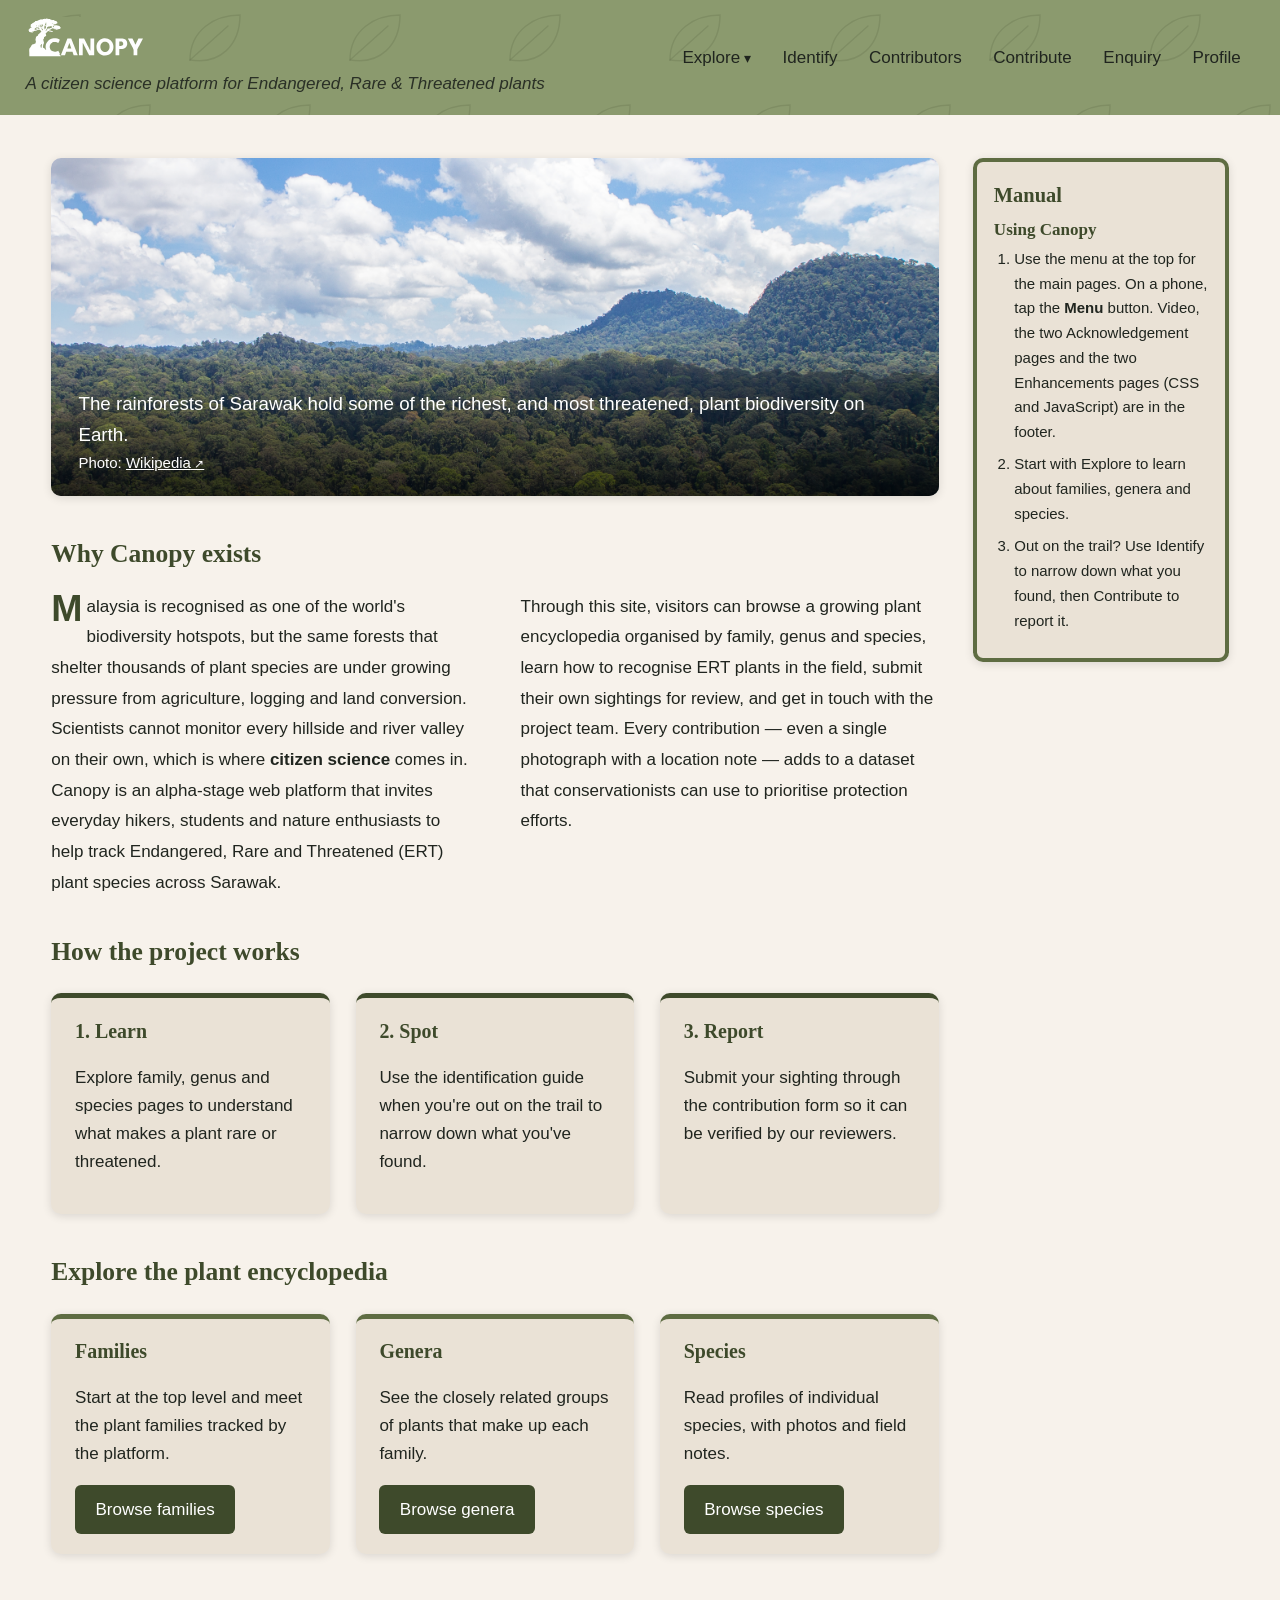
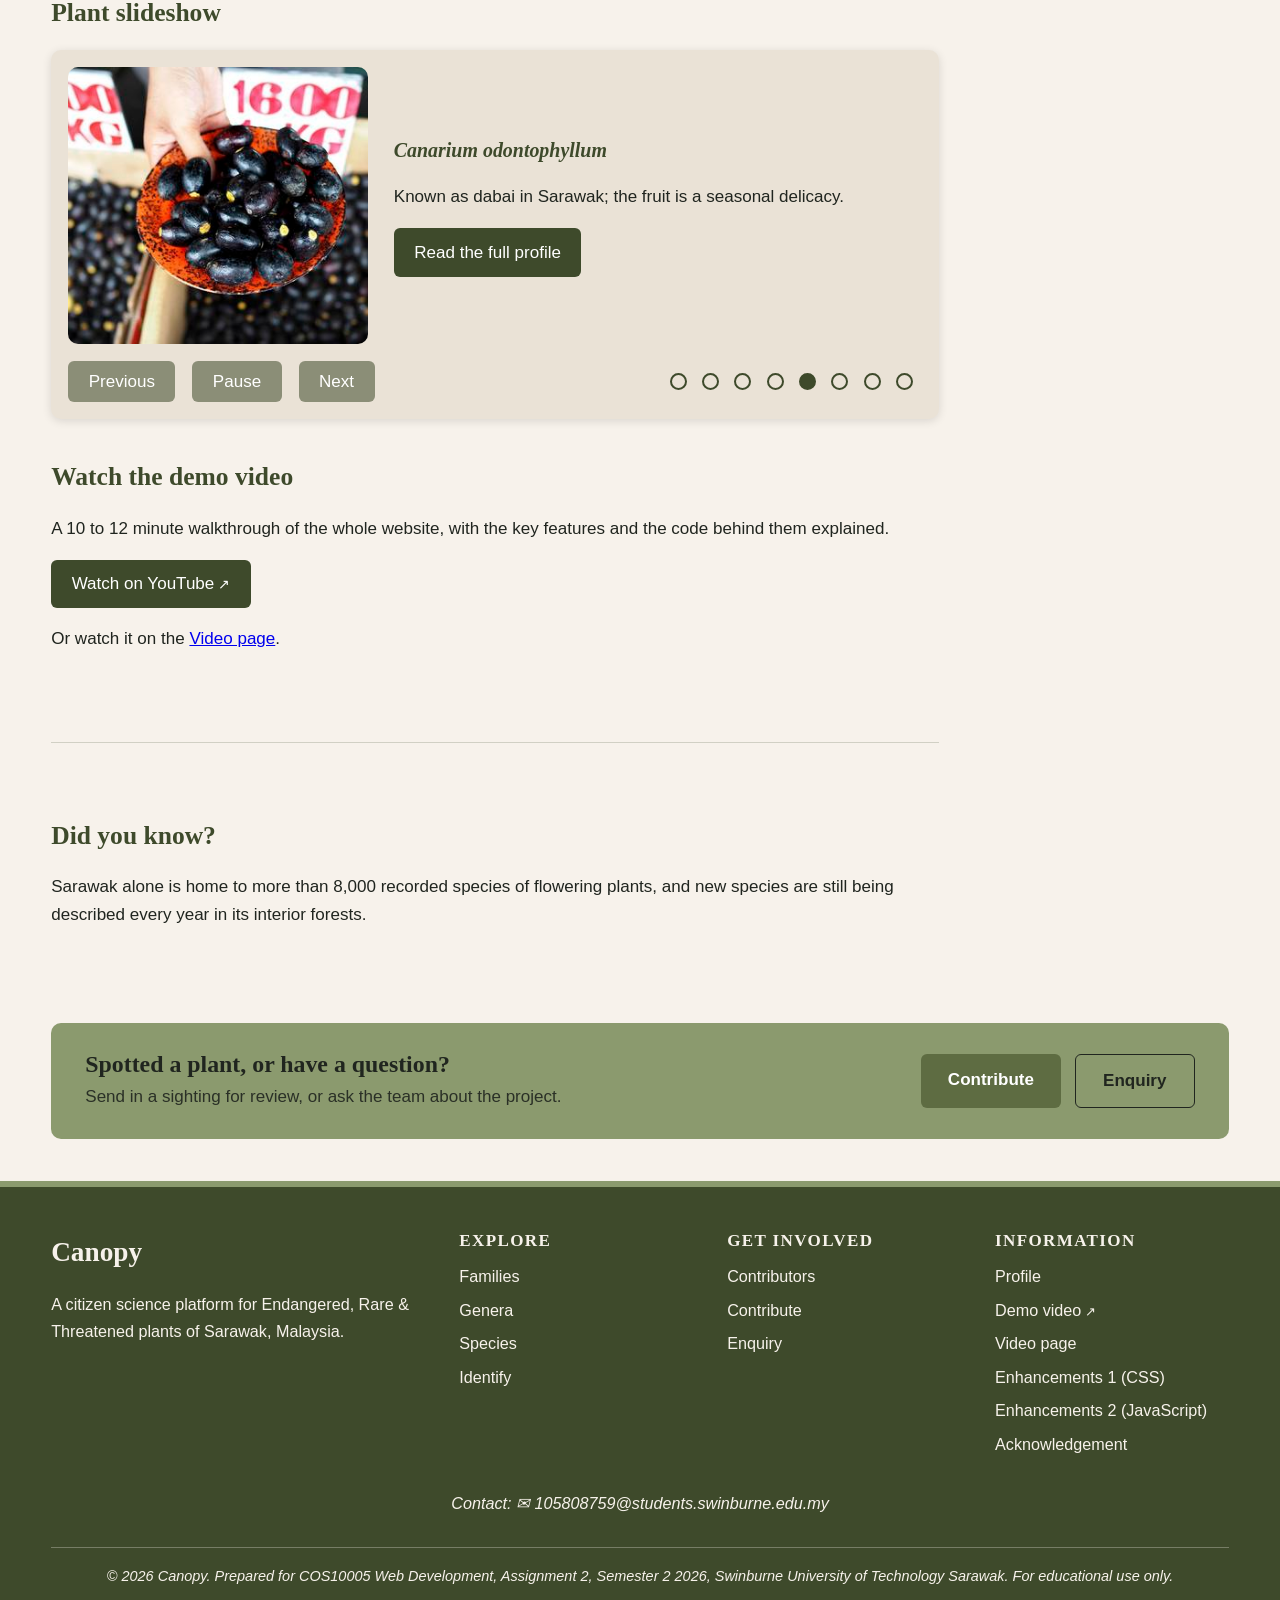
<file: index.html>
<!DOCTYPE html>
<!--
  index.html home page
  COS10005 Web Development, Assignment 2 (Semester 2, 2026)
  Lincoln Kho Jia Heng, 105808759
-->
<html xmlns="http://www.w3.org/1999/xhtml" lang="en" xml:lang="en">
<head>
    <meta charset="UTF-8" />
    <meta name="viewport" content="width=device-width, initial-scale=1.0" />
    <meta name="author" content="Lincoln Kho Jia Heng (105808759)" />
    <meta name="keywords" content="Sarawak, plants, ERT, citizen science, Dipterocarpaceae, Burseraceae, biodiversity" />
    <meta name="description" content="Canopy - a citizen science platform for identifying and tracking Endangered, Rare and Threatened plants in Sarawak, Malaysia." />
    <title>Canopy | Home</title>
    <link rel="stylesheet" href="styles/style.css" />
    <link rel="stylesheet" href="styles/mobile.css" media="screen and (max-width: 700px)" />
    <script src="scripts/script.js" defer="defer"></script>
    <script src="scripts/enhancements.js" defer="defer"></script>
</head>
<body>
    <!-- top of the page: logo, tagline, menu -->
    <header>
        <h1 class="brand">
            <a href="index.html" class="brand-link">
                <img src="images/logo.svg" alt="Canopy logo" class="logo-icon" width="56" height="34" />
            </a>
        </h1>
        <p class="tagline">A citizen science platform for Endangered, Rare &amp; Threatened plants</p>
        <nav>
            <!-- hamburger menu for phones: hidden checkbox and label, no JavaScript -->
            <input type="checkbox" id="nav-toggle" class="nav-toggle" />
            <label for="nav-toggle" class="nav-toggle-label"><span class="burger-icon">&#9776;</span><span class="burger-text">Menu</span></label>
            <ul class="menu">
                <li class="has-dropdown">
                    <a href="explore.html">Explore</a>
                    <ul class="dropdown">
                        <li><a href="explore1.html">Families</a></li>
                        <li><a href="explore2.html">Genera</a></li>
                        <li><a href="explore3.html">Species</a></li>
                    </ul>
                </li>
                <li><a href="identify.html">Identify</a></li>
                <li><a href="contributor.html">Contributors</a></li>
                <li><a href="contribute.html">Contribute</a></li>
                <li><a href="enquiry.html">Enquiry</a></li>
                <li><a href="profile.html">Profile</a></li>
            </ul>
        </nav>
    </header>

    <!-- wrapper: main column on the left, manual box on the right -->
    <div class="page-layout">
    <!-- main part of the page -->
    <main>
        <!-- section: hero -->
        <section id="hero">
            <h2 class="visually-hidden">Welcome to Canopy</h2>
            <figure>
                <img src="images/hero-rainforest.jpg" alt="Bornean rainforest canopy in Sarawak" width="800" height="400" />
                <figcaption>The rainforests of Sarawak hold some of the richest, and most threatened, plant biodiversity on Earth. <span class="photo-credit">Photo: <a href="https://en.wikipedia.org/wiki/Borneo_lowland_rain_forests#/media/File:Primary_Rainforest_(10623380025).jpg">Wikipedia</a></span></figcaption>
            </figure>
        </section>

        <!-- section: intro -->
        <section id="intro">
            <h2>Why Canopy exists</h2>
            <p>
                Malaysia is recognised as one of the world's biodiversity hotspots, but the same forests that
                shelter thousands of plant species are under growing pressure from agriculture, logging and
                land conversion. Scientists cannot monitor every hillside and river valley on their own, which
                is where <strong>citizen science</strong> comes in. Canopy is an alpha-stage web
                platform that invites everyday hikers, students and nature enthusiasts to help track
                Endangered, Rare and Threatened (ERT) plant species across Sarawak.
            </p>
            <p>
                Through this site, visitors can browse a growing plant encyclopedia organised by family, genus
                and species, learn how to recognise ERT plants in the field, submit their own sightings for
                review, and get in touch with the project team. Every contribution — even a single photograph
                with a location note — adds to a dataset that conservationists can use to prioritise protection
                efforts.
            </p>
        </section>

        <!-- section: how it works -->
        <section id="how-it-works">
            <h2>How the project works</h2>
            <article>
                <h3>1. Learn</h3>
                <p>Explore family, genus and species pages to understand what makes a plant rare or threatened.</p>
            </article>
            <article>
                <h3>2. Spot</h3>
                <p>Use the identification guide when you're out on the trail to narrow down what you've found.</p>
            </article>
            <article>
                <h3>3. Report</h3>
                <p>Submit your sighting through the contribution form so it can be verified by our reviewers.</p>
            </article>
        </section>

        <!-- section: explore links -->
        <section id="explore-links">
            <h2>Explore the plant encyclopedia</h2>
            <article>
                <h3>Families</h3>
                <p>Start at the top level and meet the plant families tracked by the platform.</p>
                <a href="explore1.html" class="btn">Browse families</a>
            </article>
            <article>
                <h3>Genera</h3>
                <p>See the closely related groups of plants that make up each family.</p>
                <a href="explore2.html" class="btn">Browse genera</a>
            </article>
            <article>
                <h3>Species</h3>
                <p>Read profiles of individual species, with photos and field notes.</p>
                <a href="explore3.html" class="btn">Browse species</a>
            </article>
        </section>

        <!-- plant slideshow: filled in by enhancements.js -->
        <section id="plant-slideshow-section">
            <h2>Plant slideshow</h2>
            <div id="plant-slideshow" class="slideshow"></div>
            <noscript><p>Turn on JavaScript to see the plant slideshow here.</p></noscript>
        </section>

        <!-- demo video: button goes to YouTube, same video is embedded on video.html -->
        <section id="demo-video">
            <h2>Watch the demo video</h2>
            <p>A 10 to 12 minute walkthrough of the whole website, with the key features and the code behind them explained.</p>
            <a href="https://youtu.be/JJjthoW2Zk4" class="btn" target="_blank" rel="noopener">Watch on YouTube</a>
            <p>Or watch it on the <a href="video.html">Video page</a>.</p>
        </section>

        <hr />

        <!-- aside: a related note -->
        <aside>
            <h2>Did you know?</h2>
            <p>
                Sarawak alone is home to more than 8,000 recorded species of flowering plants, and new species
                are still being described every year in its interior forests.
            </p>
        </aside>
    </main>
    <!-- manual box (aside), floats right -->
    <aside class="manual-box" aria-label="Page manual">
        <h2>Manual</h2>
        <h3>Using Canopy</h3>
        <!-- ordered list -->
        <ol>
            <li>Use the menu at the top for the main pages. On a phone, tap the <strong>Menu</strong> button. Video, the two Acknowledgement pages and the two Enhancements pages (CSS and JavaScript) are in the footer.</li>
            <li>Start with Explore to learn about families, genera and species.</li>
            <li>Out on the trail? Use Identify to narrow down what you found, then Contribute to report it.</li>
        </ol>
    </aside>
    </div>

    <!-- bottom bar: buttons to Contribute and Enquiry -->
    <section class="cta-bar" aria-label="Get involved">
        <div class="cta-text">
            <h2>Spotted a plant, or have a question?</h2>
            <p>Send in a sighting for review, or ask the team about the project.</p>
        </div>
        <div class="cta-actions">
            <a href="contribute.html" class="btn cta-primary">Contribute</a>
            <a href="enquiry.html" class="btn cta-secondary">Enquiry</a>
        </div>
    </section>

    <!-- footer: links, my email (mailto) and copyright -->
    <footer>
        <div class="footer-grid">
            <div class="footer-about">
                <p class="footer-brand">Canopy</p>
                <p>A citizen science platform for Endangered, Rare &amp; Threatened plants of Sarawak, Malaysia.</p>
            </div>
            <nav class="footer-col" aria-label="Explore plants">
                <h2>Explore</h2>
                <ul>
                    <li><a href="explore1.html">Families</a></li>
                    <li><a href="explore2.html">Genera</a></li>
                    <li><a href="explore3.html">Species</a></li>
                    <li><a href="identify.html">Identify</a></li>
                </ul>
            </nav>
            <nav class="footer-col" aria-label="Get involved">
                <h2>Get involved</h2>
                <ul>
                    <li><a href="contributor.html">Contributors</a></li>
                    <li><a href="contribute.html">Contribute</a></li>
                    <li><a href="enquiry.html">Enquiry</a></li>
                </ul>
            </nav>
            <nav class="footer-col" aria-label="Site information">
                <h2>Information</h2>
                <ul>
                    <li><a href="profile.html">Profile</a></li>
                    <li><a href="https://youtu.be/JJjthoW2Zk4" target="_blank" rel="noopener">Demo video</a></li>
                    <li><a href="video.html">Video page</a></li>
                    <li><a href="enhancement1.html">Enhancements 1 (CSS)</a></li>
                    <li><a href="enhancement2.html">Enhancements 2 (JavaScript)</a></li>
                    <li><a href="acknowledgement.html">Acknowledgement</a></li>
                </ul>
            </nav>
        </div>
        <p class="footer-contact">Contact: <a href="mailto:105808759@students.swinburne.edu.my">105808759@students.swinburne.edu.my</a></p>
        <p class="footer-legal">&#169; 2026 Canopy. Prepared for COS10005 Web Development, Assignment 2, Semester 2 2026, Swinburne University of Technology Sarawak. For educational use only.</p>
    </footer>
</body>
</html>
</file>
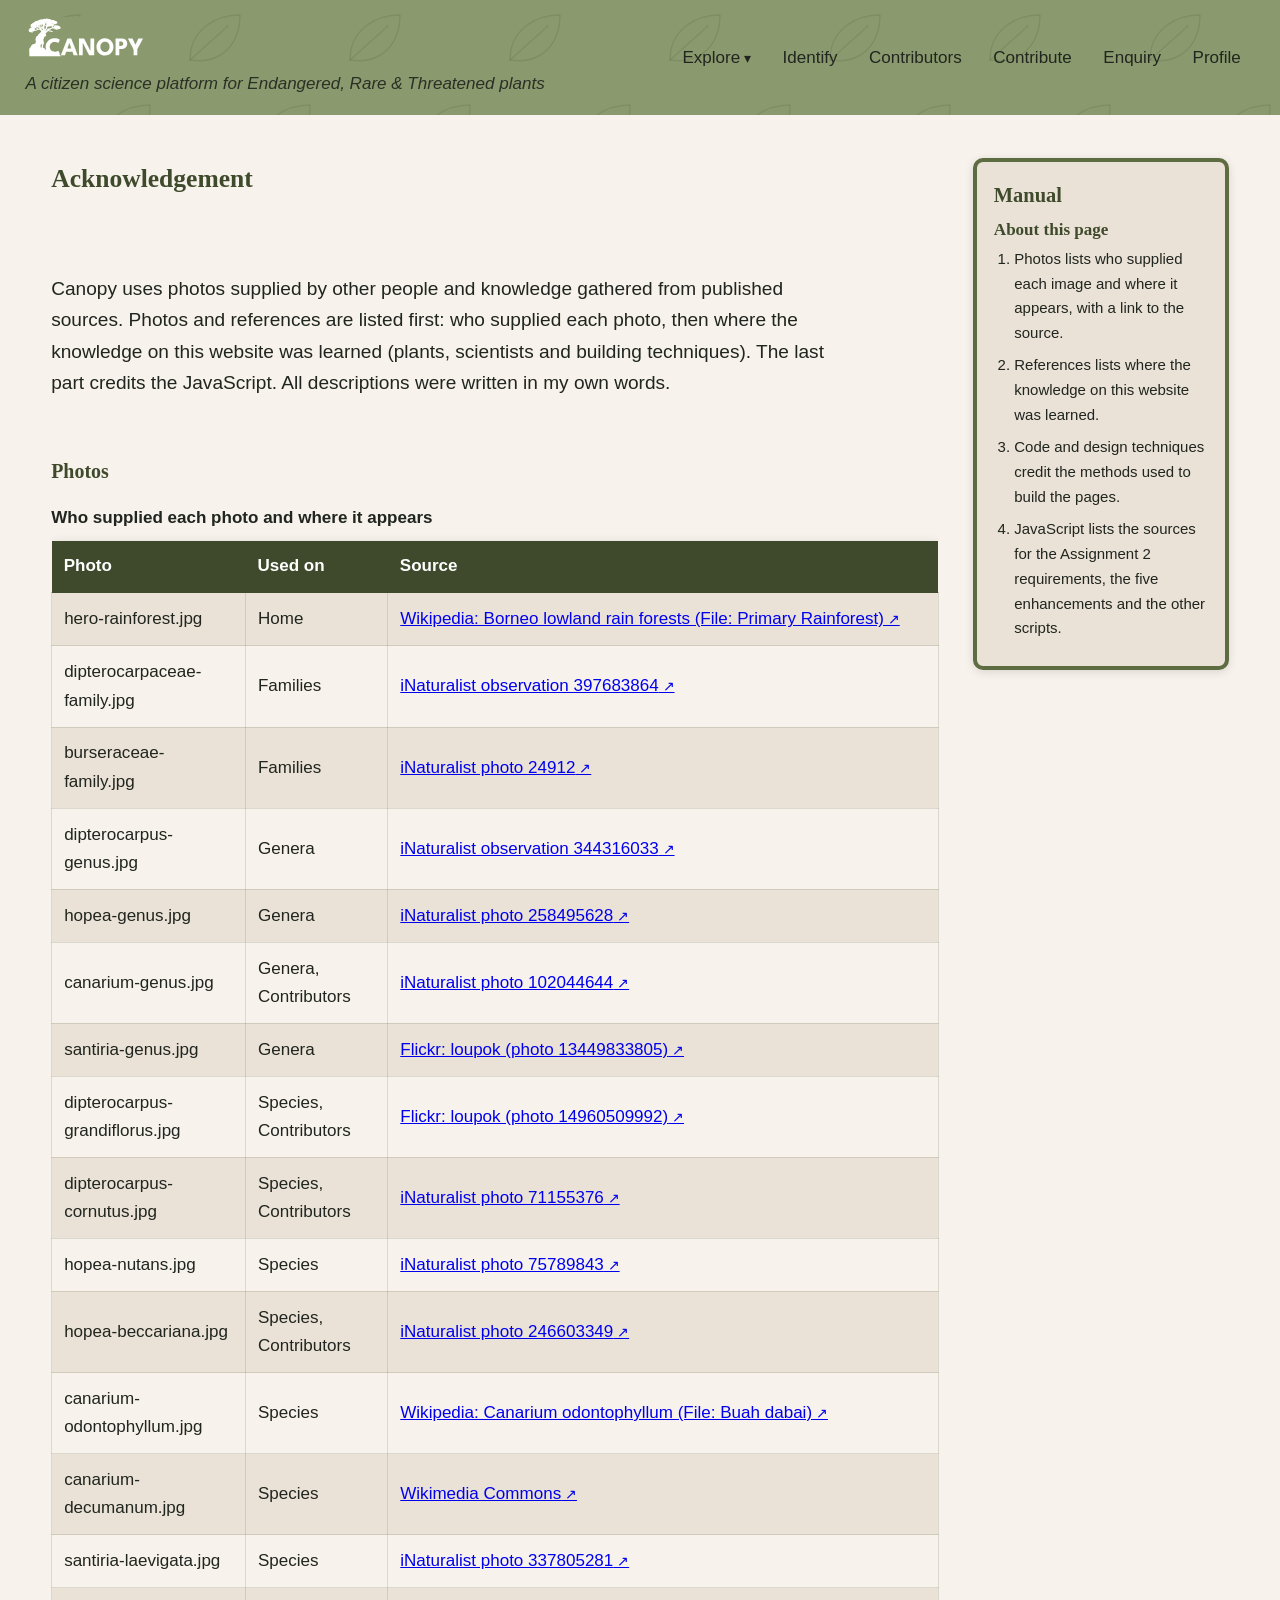
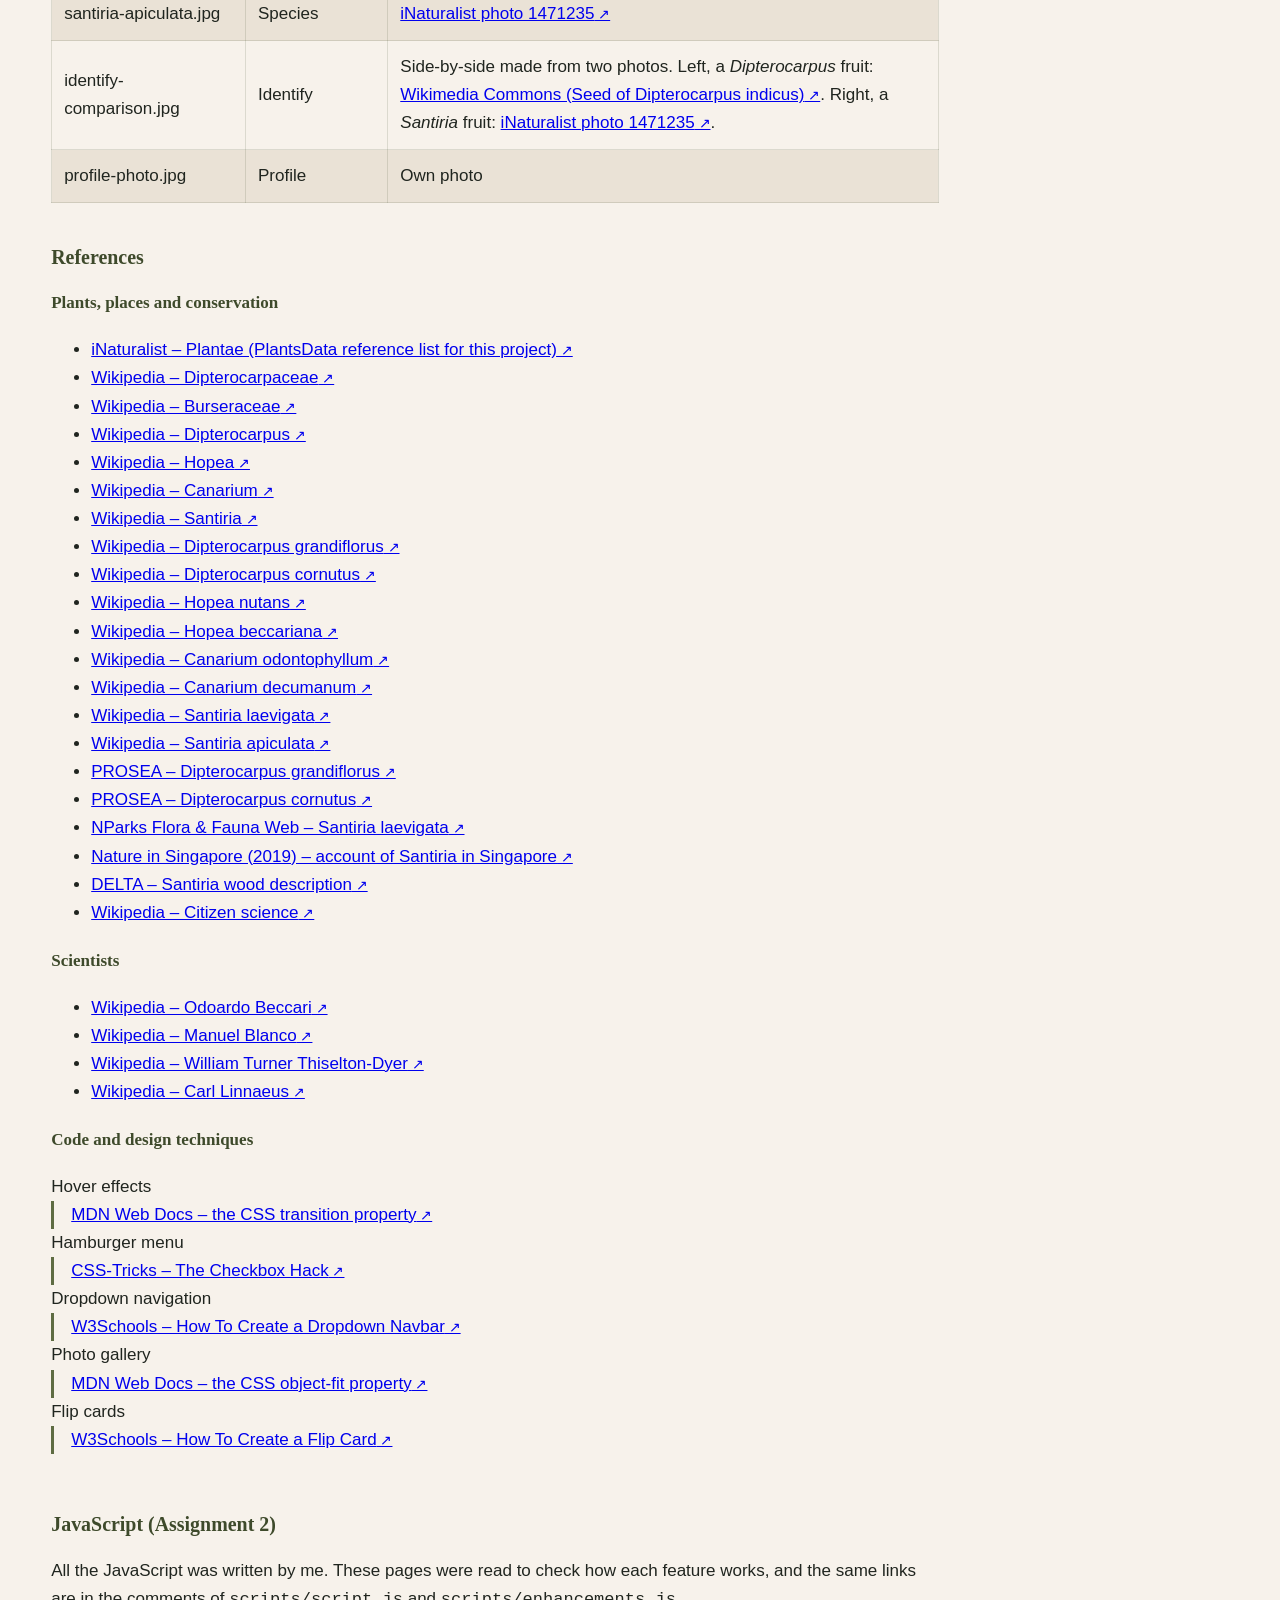
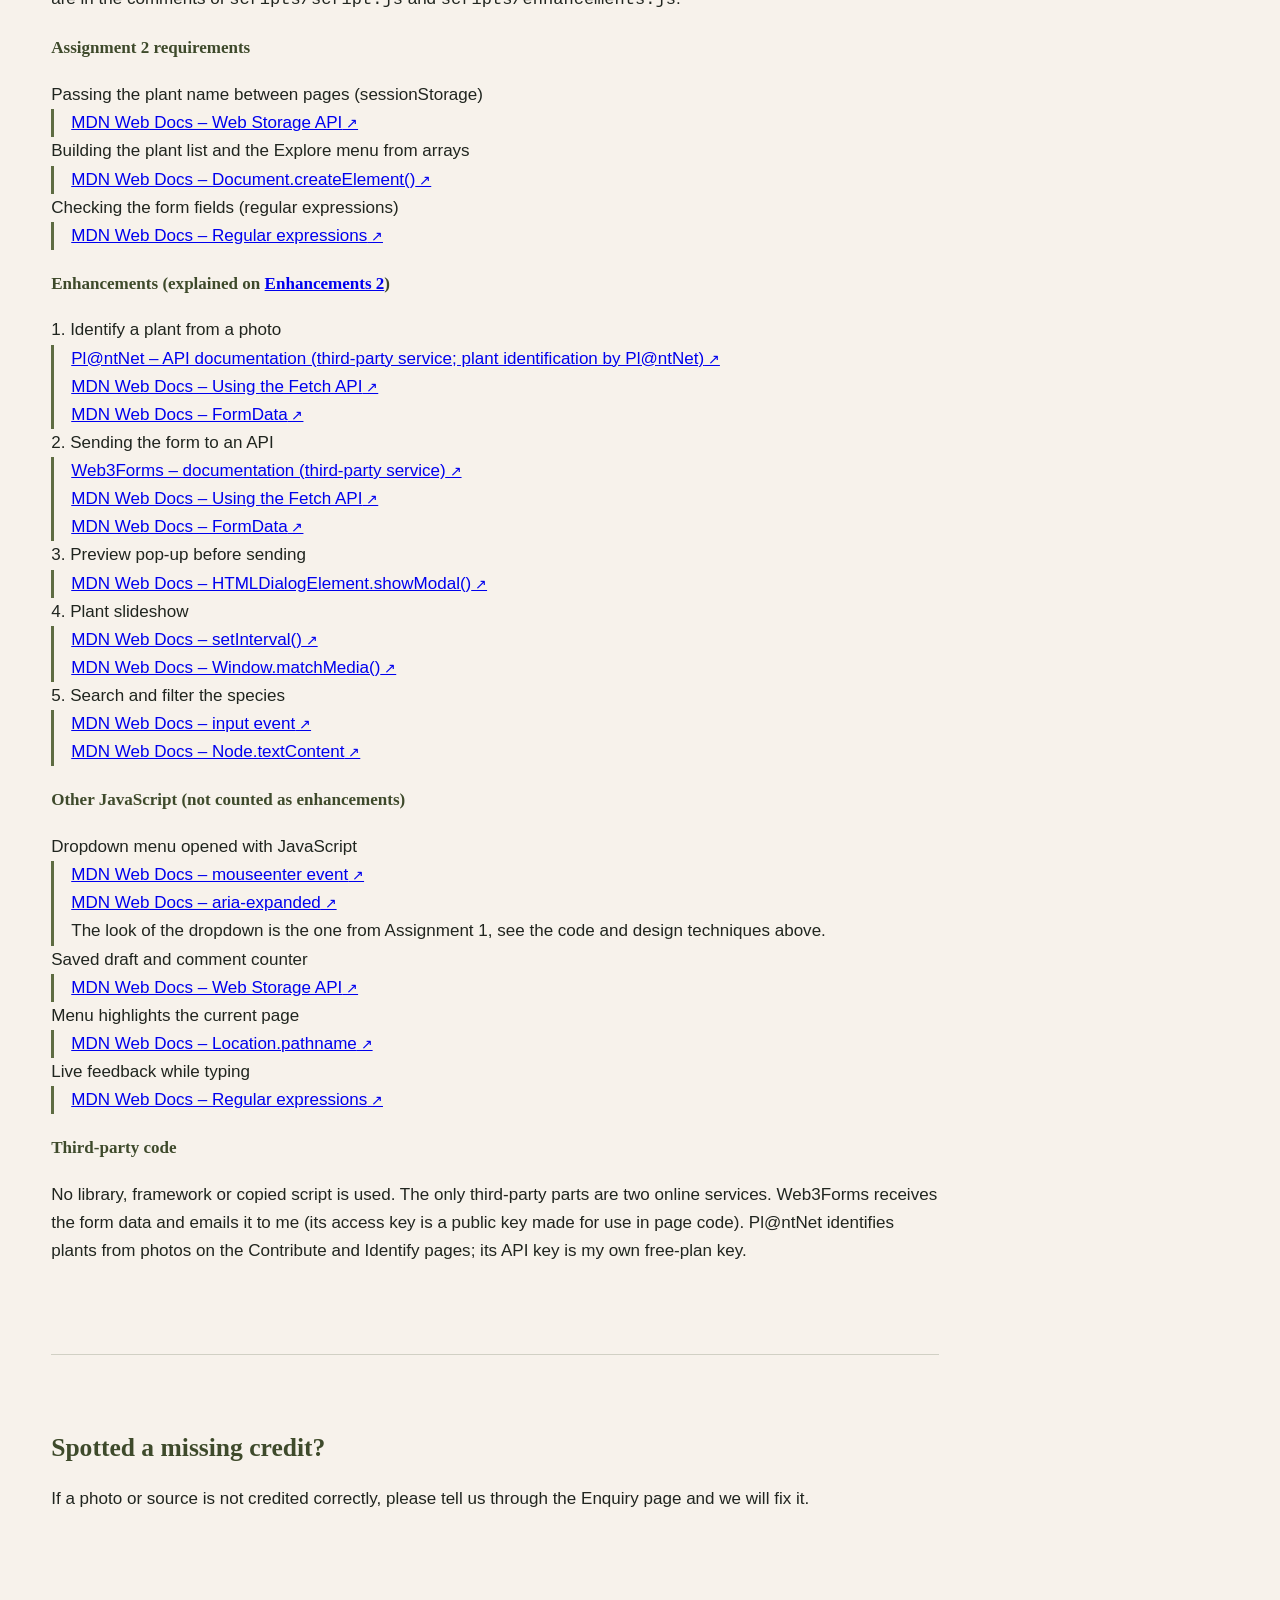
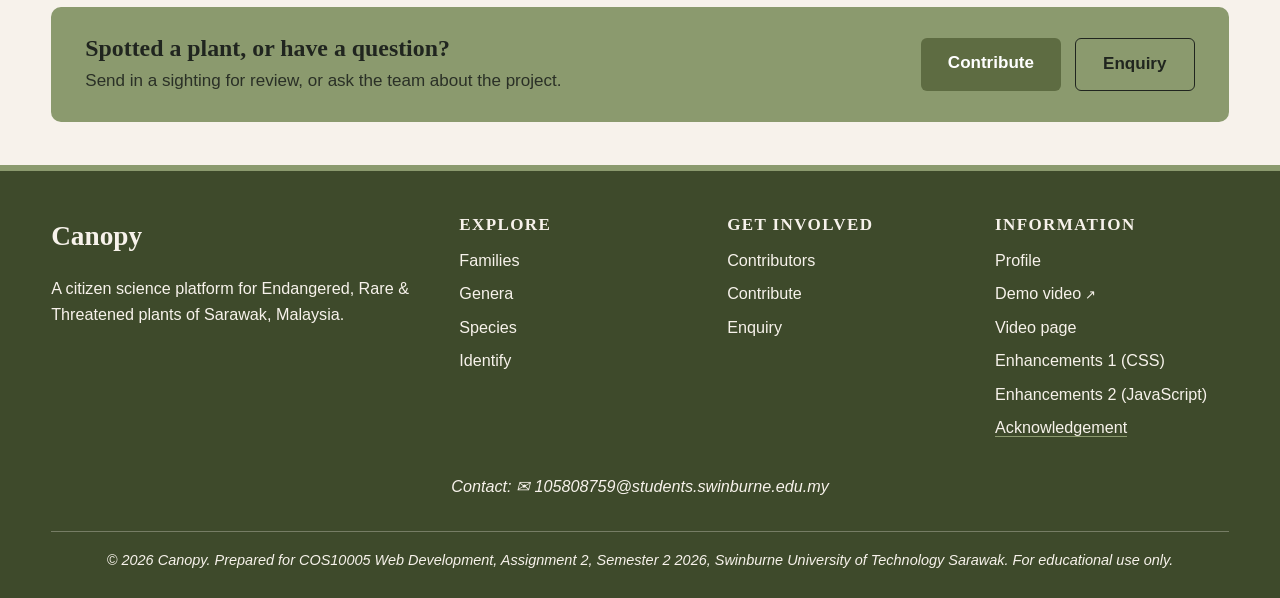
<file: acknowledgement.html>
<!DOCTYPE html>
<!--
  acknowledgement.html acknowledgement page (photos, references, CSS and HTML techniques, and JavaScript sources)
  COS10005 Web Development, Assignment 2 (Semester 2, 2026)
  Lincoln Kho Jia Heng, 105808759
-->
<html xmlns="http://www.w3.org/1999/xhtml" lang="en" xml:lang="en">
<head>
    <meta charset="UTF-8" />
    <meta name="viewport" content="width=device-width, initial-scale=1.0" />
    <meta name="author" content="Lincoln Kho Jia Heng (105808759)" />
    <meta name="keywords" content="Sarawak, plants, ERT, citizen science, Dipterocarpaceae, Burseraceae, biodiversity" />
    <meta name="description" content="Photo credits, references and code sources used on the Canopy website." />
    <title>Canopy | Acknowledgement</title>
    <link rel="stylesheet" href="styles/style.css" />
    <link rel="stylesheet" href="styles/mobile.css" media="screen and (max-width: 700px)" />
    <script src="scripts/script.js" defer="defer"></script>
    <script src="scripts/enhancements.js" defer="defer"></script>
</head>
<body>
    <!-- top of the page: logo, tagline, menu -->
    <header>
        <h1 class="brand">
            <a href="index.html" class="brand-link">
                <img src="images/logo.svg" alt="Canopy logo" class="logo-icon" width="56" height="34" />
            </a>
        </h1>
        <p class="tagline">A citizen science platform for Endangered, Rare &amp; Threatened plants</p>
        <nav>
            <!-- hamburger menu for phones: hidden checkbox and label, no JavaScript -->
            <input type="checkbox" id="nav-toggle" class="nav-toggle" />
            <label for="nav-toggle" class="nav-toggle-label"><span class="burger-icon">&#9776;</span><span class="burger-text">Menu</span></label>
            <ul class="menu">
                <li class="has-dropdown">
                    <a href="explore.html">Explore</a>
                    <ul class="dropdown">
                        <li><a href="explore1.html">Families</a></li>
                        <li><a href="explore2.html">Genera</a></li>
                        <li><a href="explore3.html">Species</a></li>
                    </ul>
                </li>
                <li><a href="identify.html">Identify</a></li>
                <li><a href="contributor.html">Contributors</a></li>
                <li><a href="contribute.html">Contribute</a></li>
                <li><a href="enquiry.html">Enquiry</a></li>
                <li><a href="profile.html">Profile</a></li>
            </ul>
        </nav>
    </header>

    <!-- wrapper: main column on the left, manual box on the right -->
    <div class="page-layout">
    <!-- main part of the page -->
    <main>
        <h2>Acknowledgement</h2>
        <p>
            Canopy uses photos supplied by other people and knowledge gathered from published sources. Photos and references are
            listed first: who supplied each photo, then where the knowledge on this website was learned (plants, scientists and
            building techniques). The last part credits the JavaScript. All descriptions were written in my own words.
        </p>

        <!-- section: photo credits -->
        <section id="photo-credits">
            <h3>Photos</h3>
            <div class="table-scroll">
                <!-- table: Who supplied each photo and where it appears -->
                <table class="data-table">
                    <caption>Who supplied each photo and where it appears</caption>
                    <thead>
                        <tr><th>Photo</th><th>Used on</th><th>Source</th></tr>
                    </thead>
                    <tbody>
                        <!-- the link here should be the same one used in that photo's caption -->
                        <tr><td>hero-rainforest.jpg</td><td>Home</td><td><a href="https://en.wikipedia.org/wiki/Borneo_lowland_rain_forests#/media/File:Primary_Rainforest_(10623380025).jpg">Wikipedia: Borneo lowland rain forests (File: Primary Rainforest)</a></td></tr>
                        <tr><td>dipterocarpaceae-family.jpg</td><td>Families</td><td><a href="https://www.inaturalist.org/observations/397683864">iNaturalist observation 397683864</a></td></tr>
                        <tr><td>burseraceae-family.jpg</td><td>Families</td><td><a href="https://www.inaturalist.org/photos/24912?size=original">iNaturalist photo 24912</a></td></tr>
                        <tr><td>dipterocarpus-genus.jpg</td><td>Genera</td><td><a href="https://www.inaturalist.org/observations/344316033">iNaturalist observation 344316033</a></td></tr>
                        <tr><td>hopea-genus.jpg</td><td>Genera</td><td><a href="https://www.inaturalist.org/photos/258495628?size=original">iNaturalist photo 258495628</a></td></tr>
                        <tr><td>canarium-genus.jpg</td><td>Genera, Contributors</td><td><a href="https://www.inaturalist.org/photos/102044644?size=medium">iNaturalist photo 102044644</a></td></tr>
                        <tr><td>santiria-genus.jpg</td><td>Genera</td><td><a href="https://www.flickr.com/photos/loupok/13449833805/">Flickr: loupok (photo 13449833805)</a></td></tr>
                        <tr><td>dipterocarpus-grandiflorus.jpg</td><td>Species, Contributors</td><td><a href="https://www.flickr.com/photos/loupok/14960509992/">Flickr: loupok (photo 14960509992)</a></td></tr>
                        <tr><td>dipterocarpus-cornutus.jpg</td><td>Species, Contributors</td><td><a href="https://www.inaturalist.org/photos/71155376?size=medium">iNaturalist photo 71155376</a></td></tr>
                        <tr><td>hopea-nutans.jpg</td><td>Species</td><td><a href="http://inaturalist.org/photos/75789843?size=medium">iNaturalist photo 75789843</a></td></tr>
                        <tr><td>hopea-beccariana.jpg</td><td>Species, Contributors</td><td><a href="https://www.inaturalist.org/photos/246603349?size=medium">iNaturalist photo 246603349</a></td></tr>
                        <tr><td>canarium-odontophyllum.jpg</td><td>Species</td><td><a href="https://en.wikipedia.org/wiki/Canarium_odontophyllum#/media/File:Buah_dabai-Canarium_odontophyllum-Malaysia.jpg">Wikipedia: Canarium odontophyllum (File: Buah dabai)</a></td></tr>
                        <tr><td>canarium-decumanum.jpg</td><td>Species</td><td><a href="https://commons.wikimedia.org/w/index.php?curid=8574871">Wikimedia Commons</a></td></tr>
                        <tr><td>santiria-laevigata.jpg</td><td>Species</td><td><a href="https://www.inaturalist.org/photos/337805281?size=medium">iNaturalist photo 337805281</a></td></tr>
                        <tr><td>santiria-apiculata.jpg</td><td>Species</td><td><a href="https://www.inaturalist.org/photos/1471235?size=medium">iNaturalist photo 1471235</a></td></tr>
                        <tr><td>identify-comparison.jpg</td><td>Identify</td><td>Side-by-side made from two photos. Left, a <em>Dipterocarpus</em> fruit: <a href="https://upload.wikimedia.org/wikipedia/commons/8/81/Seed_of_Dipterocarpus_indicus.jpg">Wikimedia Commons (Seed of Dipterocarpus indicus)</a>. Right, a <em>Santiria</em> fruit: <a href="https://www.inaturalist.org/photos/1471235?size=medium">iNaturalist photo 1471235</a>.</td></tr>
                        <tr><td>profile-photo.jpg</td><td>Profile</td><td>Own photo</td></tr>
                    </tbody>
                </table>
            </div>
        </section>

        <!-- section: references -->
        <section id="references">
            <h3>References</h3>
            <h4>Plants, places and conservation</h4>
            <ul>
                <li><a href="https://www.inaturalist.org/taxa/47126-Plantae">iNaturalist &#8211; Plantae (PlantsData reference list for this project)</a></li>
                <li><a href="https://en.wikipedia.org/wiki/Dipterocarpaceae">Wikipedia &#8211; Dipterocarpaceae</a></li>
                <li><a href="https://en.wikipedia.org/wiki/Burseraceae">Wikipedia &#8211; Burseraceae</a></li>
                <li><a href="https://en.wikipedia.org/wiki/Dipterocarpus">Wikipedia &#8211; Dipterocarpus</a></li>
                <li><a href="https://en.wikipedia.org/wiki/Hopea">Wikipedia &#8211; Hopea</a></li>
                <li><a href="https://en.wikipedia.org/wiki/Canarium">Wikipedia &#8211; Canarium</a></li>
                <li><a href="https://en.wikipedia.org/wiki/Santiria">Wikipedia &#8211; Santiria</a></li>
                <li><a href="https://en.wikipedia.org/wiki/Dipterocarpus_grandiflorus">Wikipedia &#8211; Dipterocarpus grandiflorus</a></li>
                <li><a href="https://en.wikipedia.org/wiki/Dipterocarpus_cornutus">Wikipedia &#8211; Dipterocarpus cornutus</a></li>
                <li><a href="https://en.wikipedia.org/wiki/Hopea_nutans">Wikipedia &#8211; Hopea nutans</a></li>
                <li><a href="https://en.wikipedia.org/wiki/Hopea_beccariana">Wikipedia &#8211; Hopea beccariana</a></li>
                <li><a href="https://en.wikipedia.org/wiki/Canarium_odontophyllum">Wikipedia &#8211; Canarium odontophyllum</a></li>
                <li><a href="https://en.wikipedia.org/wiki/Canarium_decumanum">Wikipedia &#8211; Canarium decumanum</a></li>
                <li><a href="https://en.wikipedia.org/wiki/Santiria_laevigata">Wikipedia &#8211; Santiria laevigata</a></li>
                <li><a href="https://en.wikipedia.org/wiki/Santiria_apiculata">Wikipedia &#8211; Santiria apiculata</a></li>
                <li><a href="https://uses.plantnet-project.org/en/Dipterocarpus_grandiflorus_(PROSEA)">PROSEA &#8211; Dipterocarpus grandiflorus</a></li>
                <li><a href="https://uses.plantnet-project.org/en/Dipterocarpus_cornutus_(PROSEA)">PROSEA &#8211; Dipterocarpus cornutus</a></li>
                <li><a href="https://www.nparks.gov.sg/florafaunaweb/flora/4/6/4670">NParks Flora &amp; Fauna Web &#8211; Santiria laevigata</a></li>
                <li><a href="https://lkcnhm.nus.edu.sg/wp-content/uploads/sites/11/app/uploads/2019/05/NIS-2019-0004.pdf">Nature in Singapore (2019) &#8211; account of Santiria in Singapore</a></li>
                <li><a href="https://www.delta-intkey.com/wood/en/www/bursantr.htm">DELTA &#8211; Santiria wood description</a></li>
                <li><a href="https://en.wikipedia.org/wiki/Citizen_science">Wikipedia &#8211; Citizen science</a></li>
            </ul>
            <h4>Scientists</h4>
            <ul>
                <li><a href="https://en.wikipedia.org/wiki/Odoardo_Beccari">Wikipedia &#8211; Odoardo Beccari</a></li>
                <li><a href="https://en.wikipedia.org/wiki/Francisco_Manuel_Blanco">Wikipedia &#8211; Manuel Blanco</a></li>
                <li><a href="https://en.wikipedia.org/wiki/William_Turner_Thiselton-Dyer">Wikipedia &#8211; William Turner Thiselton-Dyer</a></li>
                <li><a href="https://en.wikipedia.org/wiki/Carl_Linnaeus">Wikipedia &#8211; Carl Linnaeus</a></li>
            </ul>
            <h4>Code and design techniques</h4>
            <!-- definition list -->
            <dl>
                <dt>Hover effects</dt>
                <dd><a href="https://developer.mozilla.org/en-US/docs/Web/CSS/transition">MDN Web Docs &#8211; the CSS transition property</a></dd>
                <dt>Hamburger menu</dt>
                <dd><a href="https://css-tricks.com/the-checkbox-hack/">CSS-Tricks &#8211; The Checkbox Hack</a></dd>
                <dt>Dropdown navigation</dt>
                <dd><a href="https://www.w3schools.com/howto/howto_css_dropdown_navbar.asp">W3Schools &#8211; How To Create a Dropdown Navbar</a></dd>
                <dt>Photo gallery</dt>
                <dd><a href="https://developer.mozilla.org/en-US/docs/Web/CSS/object-fit">MDN Web Docs &#8211; the CSS object-fit property</a></dd>
                <dt>Flip cards</dt>
                <dd><a href="https://www.w3schools.com/howto/howto_css_flip_card.asp">W3Schools &#8211; How To Create a Flip Card</a></dd>
            </dl>
        </section>


        <!-- section: JavaScript (Assignment 2) -->
        <section id="ack-javascript">
            <h3>JavaScript (Assignment 2)</h3>
            <p>
                All the JavaScript was written by me. These pages were read to check how each feature works, and the
                same links are in the comments of <code>scripts/script.js</code> and <code>scripts/enhancements.js</code>.
            </p>
<!-- section: required parts -->
        <h4>Assignment 2 requirements</h4>
            <!-- definition list -->
            <dl>
                <dt>Passing the plant name between pages (sessionStorage)</dt>
                <dd><a href="https://developer.mozilla.org/en-US/docs/Web/API/Web_Storage_API">MDN Web Docs &#8211; Web Storage API</a></dd>
                <dt>Building the plant list and the Explore menu from arrays</dt>
                <dd><a href="https://developer.mozilla.org/en-US/docs/Web/API/Document/createElement">MDN Web Docs &#8211; Document.createElement()</a></dd>
                <dt>Checking the form fields (regular expressions)</dt>
                <dd><a href="https://developer.mozilla.org/en-US/docs/Web/JavaScript/Guide/Regular_expressions">MDN Web Docs &#8211; Regular expressions</a></dd>
            </dl>
        

        
<!-- section: enhancements -->
        <h4>Enhancements (explained on <a href="enhancement2.html">Enhancements 2</a>)</h4>
            <dl>
                <dt>1. Identify a plant from a photo</dt>
                <dd><a href="https://my.plantnet.org/doc/getting-started/introduction">Pl@ntNet &#8211; API documentation (third-party service; plant identification by Pl@ntNet)</a></dd>
                <dd><a href="https://developer.mozilla.org/en-US/docs/Web/API/Fetch_API/Using_Fetch">MDN Web Docs &#8211; Using the Fetch API</a></dd>
                <dd><a href="https://developer.mozilla.org/en-US/docs/Web/API/FormData">MDN Web Docs &#8211; FormData</a></dd>
                <dt>2. Sending the form to an API</dt>
                <dd><a href="https://docs.web3forms.com/">Web3Forms &#8211; documentation (third-party service)</a></dd>
                <dd><a href="https://developer.mozilla.org/en-US/docs/Web/API/Fetch_API/Using_Fetch">MDN Web Docs &#8211; Using the Fetch API</a></dd>
                <dd><a href="https://developer.mozilla.org/en-US/docs/Web/API/FormData">MDN Web Docs &#8211; FormData</a></dd>
                <dt>3. Preview pop-up before sending</dt>
                <dd><a href="https://developer.mozilla.org/en-US/docs/Web/API/HTMLDialogElement/showModal">MDN Web Docs &#8211; HTMLDialogElement.showModal()</a></dd>
                <dt>4. Plant slideshow</dt>
                <dd><a href="https://developer.mozilla.org/en-US/docs/Web/API/setInterval">MDN Web Docs &#8211; setInterval()</a></dd>
                <dd><a href="https://developer.mozilla.org/en-US/docs/Web/API/Window/matchMedia">MDN Web Docs &#8211; Window.matchMedia()</a></dd>
                <dt>5. Search and filter the species</dt>
                <dd><a href="https://developer.mozilla.org/en-US/docs/Web/API/HTMLElement/input_event">MDN Web Docs &#8211; input event</a></dd>
                <dd><a href="https://developer.mozilla.org/en-US/docs/Web/API/Node/textContent">MDN Web Docs &#8211; Node.textContent</a></dd>
            </dl>
        

        
<!-- section: extras -->
        <h4>Other JavaScript (not counted as enhancements)</h4>
            <dl>
                <dt>Dropdown menu opened with JavaScript</dt>
                <dd><a href="https://developer.mozilla.org/en-US/docs/Web/API/Element/mouseenter_event">MDN Web Docs &#8211; mouseenter event</a></dd>
                <dd><a href="https://developer.mozilla.org/en-US/docs/Web/Accessibility/ARIA/Reference/Attributes/aria-expanded">MDN Web Docs &#8211; aria-expanded</a></dd>
                <dd>The look of the dropdown is the one from Assignment 1, see the code and design techniques above.</dd>
                <dt>Saved draft and comment counter</dt>
                <dd><a href="https://developer.mozilla.org/en-US/docs/Web/API/Web_Storage_API">MDN Web Docs &#8211; Web Storage API</a></dd>
                <dt>Menu highlights the current page</dt>
                <dd><a href="https://developer.mozilla.org/en-US/docs/Web/API/Location/pathname">MDN Web Docs &#8211; Location.pathname</a></dd>
                <dt>Live feedback while typing</dt>
                <dd><a href="https://developer.mozilla.org/en-US/docs/Web/JavaScript/Guide/Regular_expressions">MDN Web Docs &#8211; Regular expressions</a></dd>
            </dl>
        

        
            <h4>Third-party code</h4>
            <p>
                No library, framework or copied script is used. The only third-party parts are two online services. Web3Forms receives the form data and emails it to me
                (its access key is a public key made for use in page code). Pl@ntNet identifies plants from photos on the Contribute
                and Identify pages; its API key is my own free-plan key.
            </p>
        </section>

        <hr />

        <!-- aside: a related note -->
        <aside>
            <h2>Spotted a missing credit?</h2>
            <p>If a photo or source is not credited correctly, please tell us through the Enquiry page and we will fix it.</p>
        </aside>
    </main>
    <!-- manual box (aside), floats right -->
    <aside class="manual-box" aria-label="Page manual">
        <h2>Manual</h2>
        <h3>About this page</h3>
        <!-- ordered list -->
        <ol>
            <li>Photos lists who supplied each image and where it appears, with a link to the source.</li>
            <li>References lists where the knowledge on this website was learned.</li>
            <li>Code and design techniques credit the methods used to build the pages.</li>
            <li>JavaScript lists the sources for the Assignment 2 requirements, the five enhancements and the other scripts.</li>
        </ol>
    </aside>
    </div>

    <!-- bottom bar: buttons to Contribute and Enquiry -->
    <section class="cta-bar" aria-label="Get involved">
        <div class="cta-text">
            <h2>Spotted a plant, or have a question?</h2>
            <p>Send in a sighting for review, or ask the team about the project.</p>
        </div>
        <div class="cta-actions">
            <a href="contribute.html" class="btn cta-primary">Contribute</a>
            <a href="enquiry.html" class="btn cta-secondary">Enquiry</a>
        </div>
    </section>

    <!-- footer: links, my email (mailto) and copyright -->
    <footer>
        <div class="footer-grid">
            <div class="footer-about">
                <p class="footer-brand">Canopy</p>
                <p>A citizen science platform for Endangered, Rare &amp; Threatened plants of Sarawak, Malaysia.</p>
            </div>
            <nav class="footer-col" aria-label="Explore plants">
                <h2>Explore</h2>
                <ul>
                    <li><a href="explore1.html">Families</a></li>
                    <li><a href="explore2.html">Genera</a></li>
                    <li><a href="explore3.html">Species</a></li>
                    <li><a href="identify.html">Identify</a></li>
                </ul>
            </nav>
            <nav class="footer-col" aria-label="Get involved">
                <h2>Get involved</h2>
                <ul>
                    <li><a href="contributor.html">Contributors</a></li>
                    <li><a href="contribute.html">Contribute</a></li>
                    <li><a href="enquiry.html">Enquiry</a></li>
                </ul>
            </nav>
            <nav class="footer-col" aria-label="Site information">
                <h2>Information</h2>
                <ul>
                    <li><a href="profile.html">Profile</a></li>
                    <li><a href="https://youtu.be/JJjthoW2Zk4" target="_blank" rel="noopener">Demo video</a></li>
                    <li><a href="video.html">Video page</a></li>
                    <li><a href="enhancement1.html">Enhancements 1 (CSS)</a></li>
                    <li><a href="enhancement2.html">Enhancements 2 (JavaScript)</a></li>
                    <li><a href="acknowledgement.html" aria-current="page">Acknowledgement</a></li>
                </ul>
            </nav>
        </div>
        <p class="footer-contact">Contact: <a href="mailto:105808759@students.swinburne.edu.my">105808759@students.swinburne.edu.my</a></p>
        <p class="footer-legal">&#169; 2026 Canopy. Prepared for COS10005 Web Development, Assignment 2, Semester 2 2026, Swinburne University of Technology Sarawak. For educational use only.</p>
    </footer>
</body>
</html>
</file>
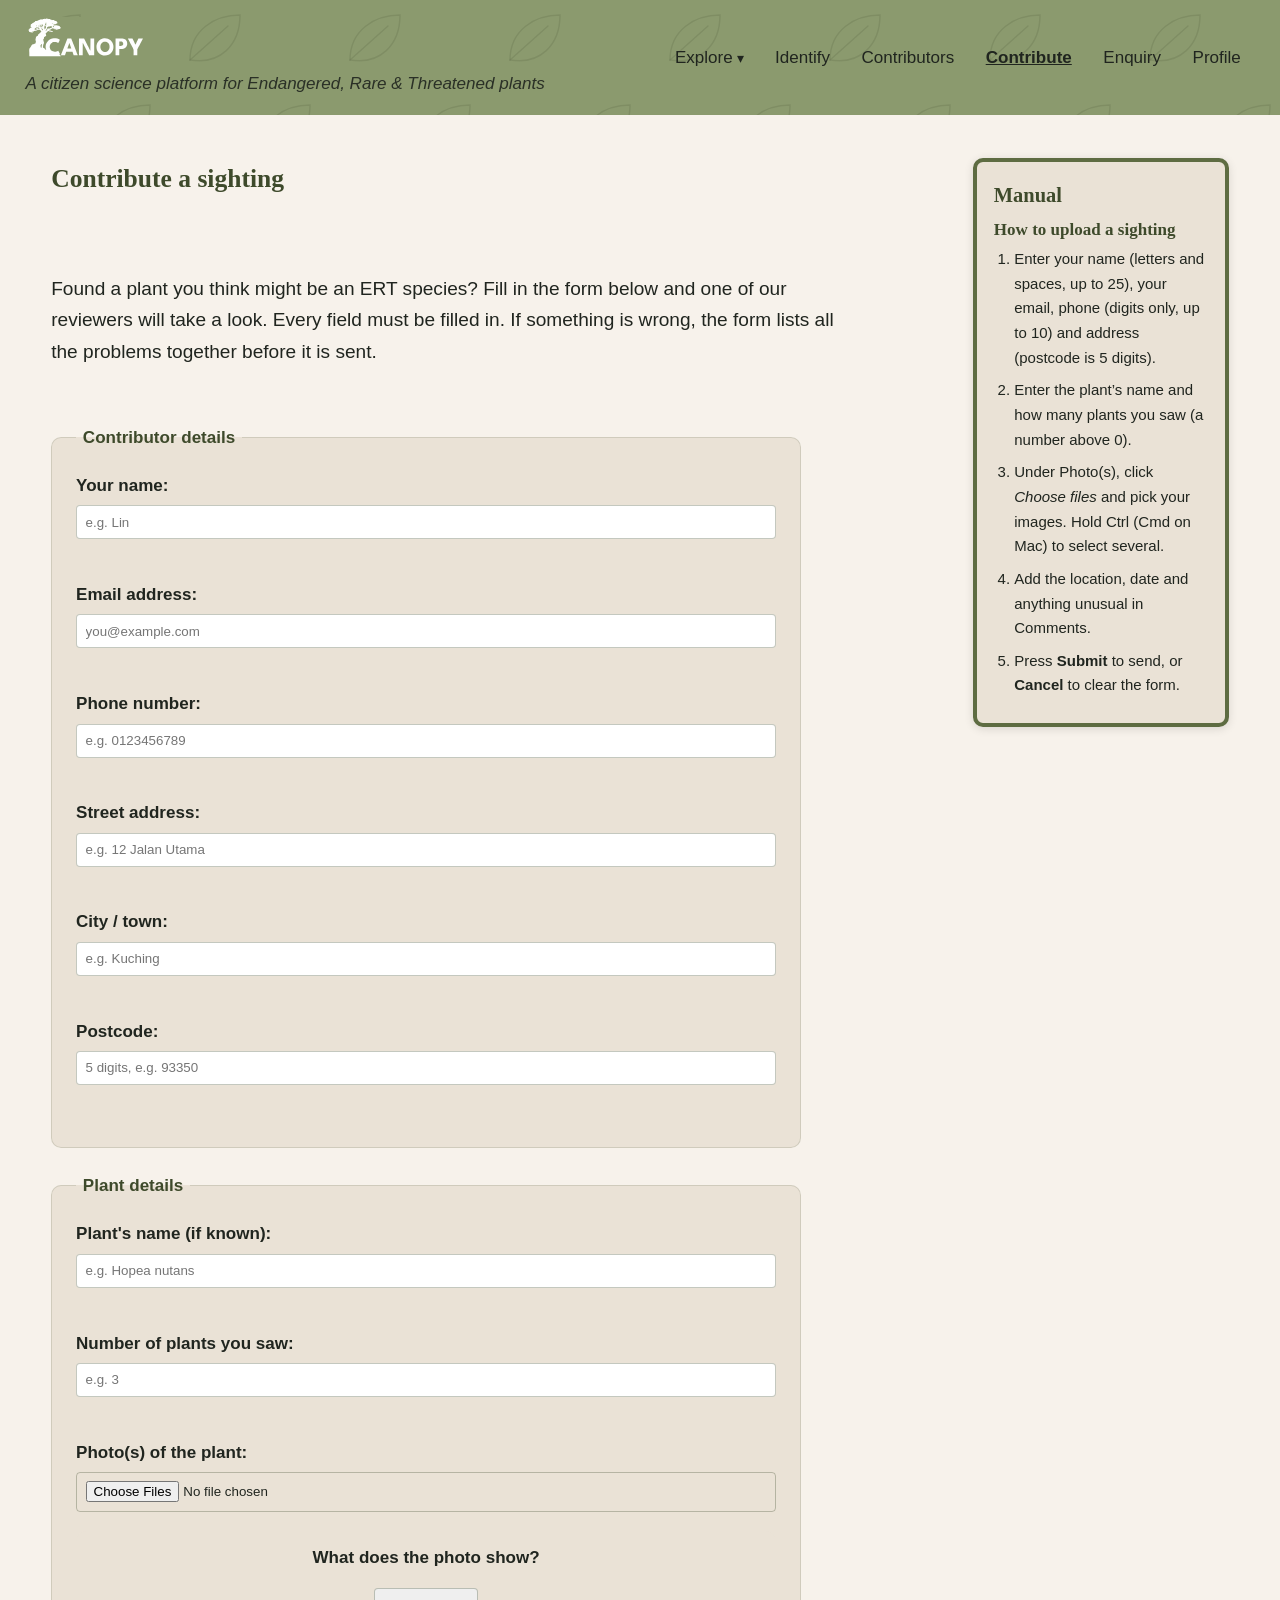
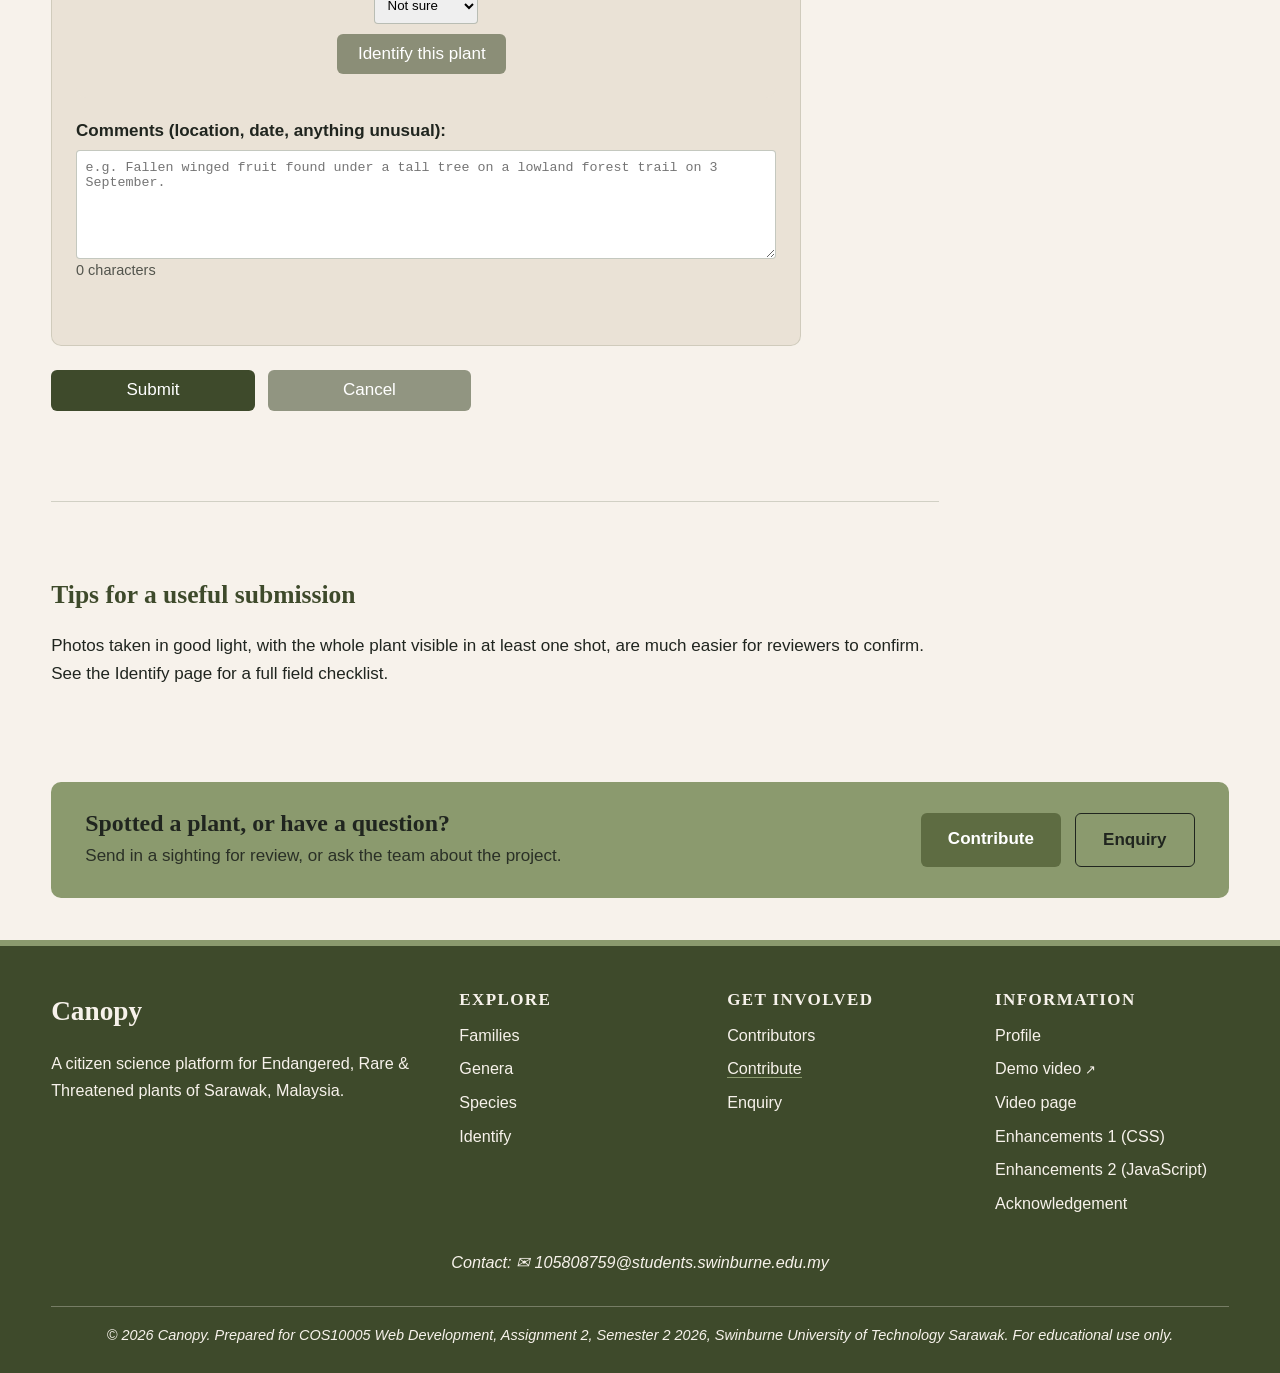
<file: contribute.html>
<!DOCTYPE html>
<!--
  contribute.html contribution form
  COS10005 Web Development, Assignment 2 (Semester 2, 2026)
  Lincoln Kho Jia Heng, 105808759
-->
<html xmlns="http://www.w3.org/1999/xhtml" lang="en" xml:lang="en">
<head>
    <meta charset="UTF-8" />
    <meta name="viewport" content="width=device-width, initial-scale=1.0" />
    <meta name="author" content="Lincoln Kho Jia Heng (105808759)" />
    <meta name="keywords" content="Sarawak, plants, ERT, citizen science, Dipterocarpaceae, Burseraceae, biodiversity" />
    <meta name="description" content="Submit a plant sighting to Canopy." />
    <title>Canopy | Contribute</title>
    <link rel="stylesheet" href="styles/style.css" />
    <link rel="stylesheet" href="styles/mobile.css" media="screen and (max-width: 700px)" />
    <script src="scripts/script.js" defer="defer"></script>
    <script src="scripts/enhancements.js" defer="defer"></script>
</head>
<body>
    <!-- top of the page: logo, tagline, menu -->
    <header>
        <h1 class="brand">
            <a href="index.html" class="brand-link">
                <img src="images/logo.svg" alt="Canopy logo" class="logo-icon" width="56" height="34" />
            </a>
        </h1>
        <p class="tagline">A citizen science platform for Endangered, Rare &amp; Threatened plants</p>
        <nav>
            <!-- hamburger menu for phones: hidden checkbox and label, no JavaScript -->
            <input type="checkbox" id="nav-toggle" class="nav-toggle" />
            <label for="nav-toggle" class="nav-toggle-label"><span class="burger-icon">&#9776;</span><span class="burger-text">Menu</span></label>
            <ul class="menu">
                <li class="has-dropdown">
                    <a href="explore.html">Explore</a>
                    <ul class="dropdown">
                        <li><a href="explore1.html">Families</a></li>
                        <li><a href="explore2.html">Genera</a></li>
                        <li><a href="explore3.html">Species</a></li>
                    </ul>
                </li>
                <li><a href="identify.html">Identify</a></li>
                <li><a href="contributor.html">Contributors</a></li>
                <li><a href="contribute.html">Contribute</a></li>
                <li><a href="enquiry.html">Enquiry</a></li>
                <li><a href="profile.html">Profile</a></li>
            </ul>
        </nav>
    </header>

    <!-- wrapper: main column on the left, manual box on the right -->
    <div class="page-layout">
    <!-- main part of the page -->
    <main>
        <h2>Contribute a sighting</h2>
        <p>
            Found a plant you think might be an ERT species? Fill in the form below and one of our reviewers will
            take a look. Every field must be filled in. If something is wrong, the form lists all the problems together
            before it is sent.
        </p>

        <!-- form: validated with JavaScript only (see script.js), so no HTML5 validation attributes -->
        <form action="https://api.web3forms.com/submit" method="post" enctype="multipart/form-data" id="contribute-form" novalidate="novalidate">
            <!-- public access key for Web3Forms (safe to put in client side code) -->
            <input type="hidden" name="access_key" value="9d56bbe1-27e3-44c2-af4b-36132ce0b964" />
            <!-- fieldset: Contributor details -->
            <fieldset>
                <legend>Contributor details</legend>

                <div class="form-row">
                    <label for="contributor-name">Your name:</label>
                    <input type="text" id="contributor-name" name="contributor-name" placeholder="e.g. Lin" />
                </div>
                <div class="form-row">
                    <label for="email">Email address:</label>
                    <input type="text" id="email" name="email" placeholder="you@example.com" />
                </div>
                <div class="form-row">
                    <label for="phone">Phone number:</label>
                    <input type="text" id="phone" name="phone" placeholder="e.g. 0123456789" />
                </div>
                <div class="form-row">
                    <label for="street">Street address:</label>
                    <input type="text" id="street" name="street" placeholder="e.g. 12 Jalan Utama" />
                </div>
                <div class="form-row">
                    <label for="city">City / town:</label>
                    <input type="text" id="city" name="city" placeholder="e.g. Kuching" />
                </div>
                <div class="form-row">
                    <label for="postcode">Postcode:</label>
                    <input type="text" id="postcode" name="postcode" placeholder="5 digits, e.g. 93350" />
                </div>
            </fieldset>

            <!-- fieldset: Plant details -->
            <fieldset>
                <legend>Plant details</legend>

                <div class="form-row">
                    <label for="plant-name">Plant's name (if known):</label>
                    <input type="text" id="plant-name" name="plant-name" placeholder="e.g. Hopea nutans" />
                </div>
                <div class="form-row">
                    <label for="plant-count">Number of plants you saw:</label>
                    <input type="text" id="plant-count" name="plant-count" placeholder="e.g. 3" />
                </div>

                <div class="form-row">
                    <label for="plant-photo">Photo(s) of the plant:</label>
                    <input type="file" id="plant-photo" name="plant-photo" accept="image/*" multiple="multiple" />
                </div>

                <div class="form-row">
                    <label for="plant-comments">Comments (location, date, anything unusual):</label>
                    <textarea id="plant-comments" name="plant-comments" rows="6" cols="40"
                              placeholder="e.g. Fallen winged fruit found under a tall tree on a lowland forest trail on 3 September."></textarea>
                </div>
            </fieldset>

            <!-- all the validation messages are listed here -->
            <div id="form-errors" class="form-errors" role="alert"></div>

            <div class="form-row form-actions">
                <button type="submit">Submit</button>
                <button type="reset">Cancel</button>
            </div>
        </form>

        <hr />

        <!-- aside: a related note -->
        <aside>
            <h2>Tips for a useful submission</h2>
            <p>
                Photos taken in good light, with the whole plant visible in at least one shot, are much easier
                for reviewers to confirm. See the Identify page for a full field checklist.
            </p>
        </aside>
    </main>
    <!-- manual box (aside), floats right -->
    <aside class="manual-box" aria-label="Page manual">
        <h2>Manual</h2>
        <h3>How to upload a sighting</h3>
        <!-- ordered list -->
        <ol>
            <li>Enter your name (letters and spaces, up to 25), your email, phone (digits only, up to 10) and address (postcode is 5 digits).</li>
            <li>Enter the plant&#8217;s name and how many plants you saw (a number above 0).</li>
            <li>Under Photo(s), click <em>Choose files</em> and pick your images. Hold Ctrl (Cmd on Mac) to select several.</li>
            <li>Add the location, date and anything unusual in Comments.</li>
            <li>Press <strong>Submit</strong> to send, or <strong>Cancel</strong> to clear the form.</li>
        </ol>
    </aside>
    </div>

    <!-- bottom bar: buttons to Contribute and Enquiry -->
    <section class="cta-bar" aria-label="Get involved">
        <div class="cta-text">
            <h2>Spotted a plant, or have a question?</h2>
            <p>Send in a sighting for review, or ask the team about the project.</p>
        </div>
        <div class="cta-actions">
            <a href="contribute.html" class="btn cta-primary">Contribute</a>
            <a href="enquiry.html" class="btn cta-secondary">Enquiry</a>
        </div>
    </section>

    <!-- footer: links, my email (mailto) and copyright -->
    <footer>
        <div class="footer-grid">
            <div class="footer-about">
                <p class="footer-brand">Canopy</p>
                <p>A citizen science platform for Endangered, Rare &amp; Threatened plants of Sarawak, Malaysia.</p>
            </div>
            <nav class="footer-col" aria-label="Explore plants">
                <h2>Explore</h2>
                <ul>
                    <li><a href="explore1.html">Families</a></li>
                    <li><a href="explore2.html">Genera</a></li>
                    <li><a href="explore3.html">Species</a></li>
                    <li><a href="identify.html">Identify</a></li>
                </ul>
            </nav>
            <nav class="footer-col" aria-label="Get involved">
                <h2>Get involved</h2>
                <ul>
                    <li><a href="contributor.html">Contributors</a></li>
                    <li><a href="contribute.html" aria-current="page">Contribute</a></li>
                    <li><a href="enquiry.html">Enquiry</a></li>
                </ul>
            </nav>
            <nav class="footer-col" aria-label="Site information">
                <h2>Information</h2>
                <ul>
                    <li><a href="profile.html">Profile</a></li>
                    <li><a href="https://youtu.be/JJjthoW2Zk4" target="_blank" rel="noopener">Demo video</a></li>
                    <li><a href="video.html">Video page</a></li>
                    <li><a href="enhancement1.html">Enhancements 1 (CSS)</a></li>
                    <li><a href="enhancement2.html">Enhancements 2 (JavaScript)</a></li>
                    <li><a href="acknowledgement.html">Acknowledgement</a></li>
                </ul>
            </nav>
        </div>
        <p class="footer-contact">Contact: <a href="mailto:105808759@students.swinburne.edu.my">105808759@students.swinburne.edu.my</a></p>
        <p class="footer-legal">&#169; 2026 Canopy. Prepared for COS10005 Web Development, Assignment 2, Semester 2 2026, Swinburne University of Technology Sarawak. For educational use only.</p>
    </footer>
</body>
</html>
</file>
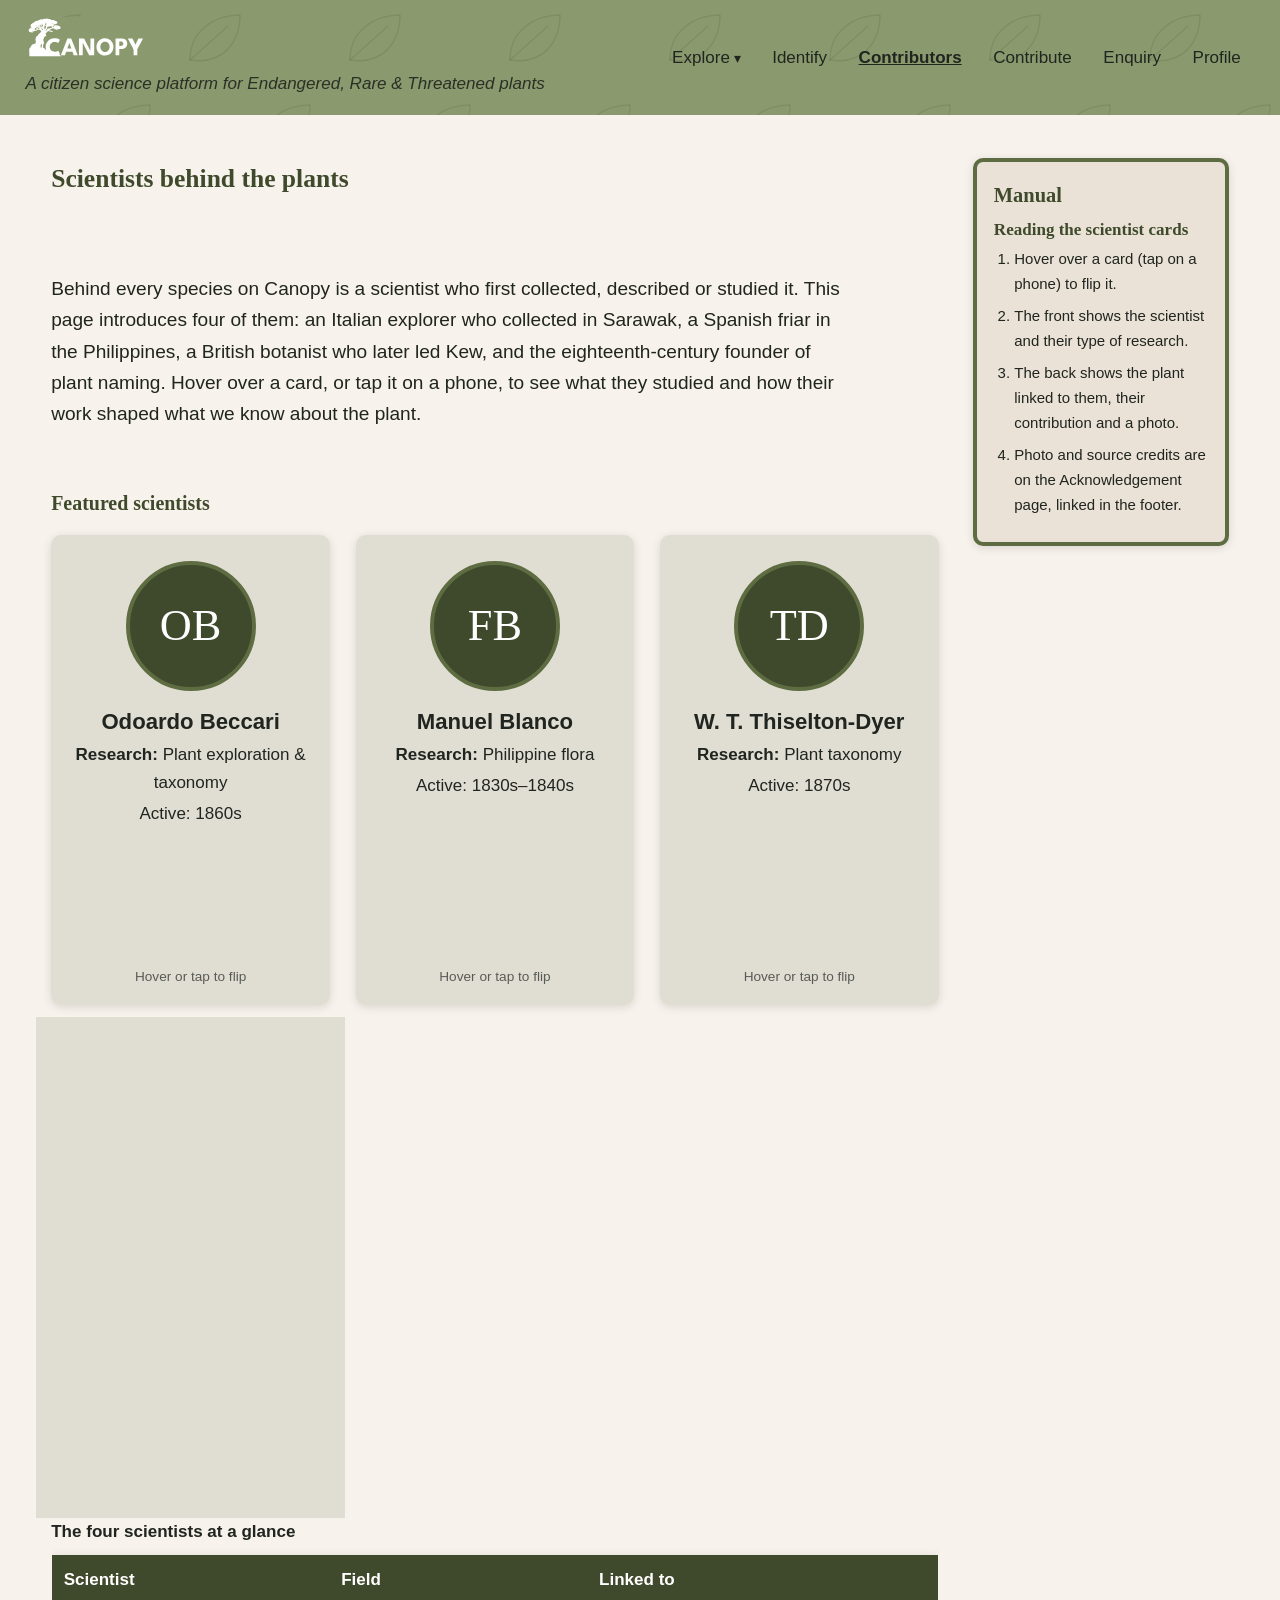
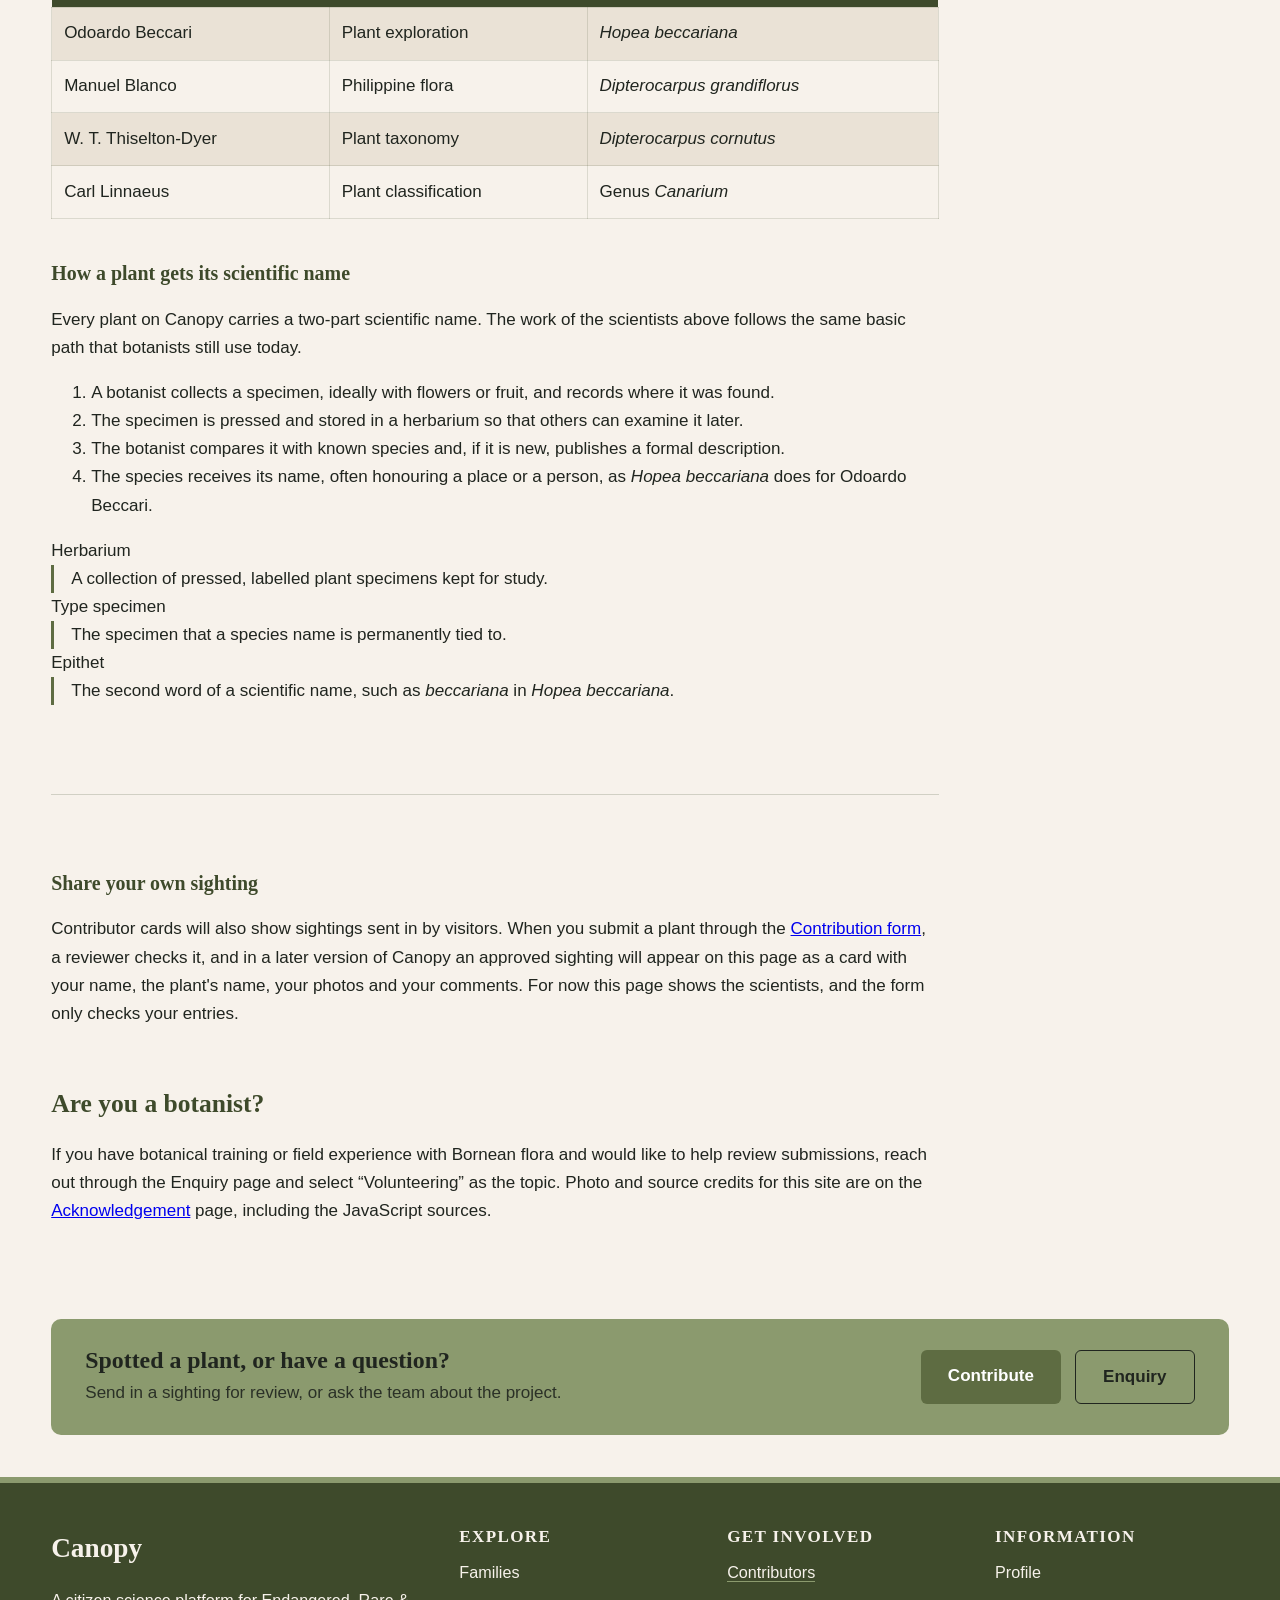
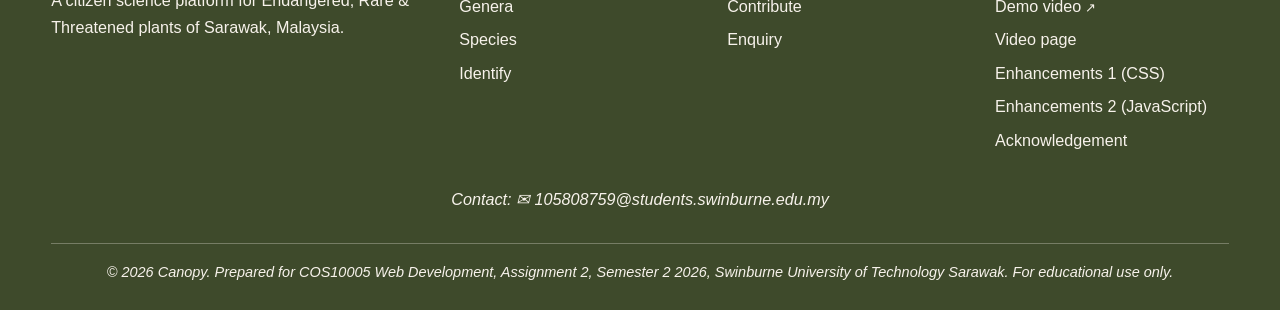
<file: contributor.html>
<!DOCTYPE html>
<!--
  contributor.html contributors page
  COS10005 Web Development, Assignment 2 (Semester 2, 2026)
  Lincoln Kho Jia Heng, 105808759
-->
<html xmlns="http://www.w3.org/1999/xhtml" lang="en" xml:lang="en">
<head>
    <meta charset="UTF-8" />
    <meta name="viewport" content="width=device-width, initial-scale=1.0" />
    <meta name="author" content="Lincoln Kho Jia Heng (105808759)" />
    <meta name="keywords" content="Sarawak, plants, ERT, citizen science, Dipterocarpaceae, Burseraceae, biodiversity" />
    <meta name="description" content="Meet the scientists who first described and studied the plants tracked by Canopy." />
    <title>Canopy | Contributors</title>
    <link rel="stylesheet" href="styles/style.css" />
    <link rel="stylesheet" href="styles/mobile.css" media="screen and (max-width: 700px)" />
    <script src="scripts/script.js" defer="defer"></script>
    <script src="scripts/enhancements.js" defer="defer"></script>
</head>
<body>
    <!-- top of the page: logo, tagline, menu -->
    <header>
        <h1 class="brand">
            <a href="index.html" class="brand-link">
                <img src="images/logo.svg" alt="Canopy logo" class="logo-icon" width="56" height="34" />
            </a>
        </h1>
        <p class="tagline">A citizen science platform for Endangered, Rare &amp; Threatened plants</p>
        <nav>
            <!-- hamburger menu for phones: hidden checkbox and label, no JavaScript -->
            <input type="checkbox" id="nav-toggle" class="nav-toggle" />
            <label for="nav-toggle" class="nav-toggle-label"><span class="burger-icon">&#9776;</span><span class="burger-text">Menu</span></label>
            <ul class="menu">
                <li class="has-dropdown">
                    <a href="explore.html">Explore</a>
                    <ul class="dropdown">
                        <li><a href="explore1.html">Families</a></li>
                        <li><a href="explore2.html">Genera</a></li>
                        <li><a href="explore3.html">Species</a></li>
                    </ul>
                </li>
                <li><a href="identify.html">Identify</a></li>
                <li><a href="contributor.html">Contributors</a></li>
                <li><a href="contribute.html">Contribute</a></li>
                <li><a href="enquiry.html">Enquiry</a></li>
                <li><a href="profile.html">Profile</a></li>
            </ul>
        </nav>
    </header>

    <!-- wrapper: main column on the left, manual box on the right -->
    <div class="page-layout">
    <!-- main part of the page -->
    <main>
        <h2>Scientists behind the plants</h2>
        <p>
                Behind every species on Canopy is a scientist who first collected, described or studied it.
                This page introduces four of them: an Italian explorer who collected in Sarawak, a Spanish friar in the
                Philippines, a British botanist who later led Kew, and the eighteenth-century founder of plant naming. Hover over a card, or tap it on a
                phone, to see what they studied and how their work shaped what we know about the plant.
            </p>

        <!-- section: contributor cards -->
        <section id="contributor-cards">
            <h3>Featured scientists</h3>
            <div class="contrib-grid">
                <div class="contrib-card" tabindex="0">
                    <div class="contrib-inner">
                        <div class="contrib-front">
                            <span class="contrib-initials" aria-hidden="true">OB</span>
                            <h4>Odoardo Beccari</h4>
                            <p><strong>Research:</strong> Plant exploration &amp; taxonomy</p>
                            <p>Active: 1860s</p>
                            <span class="contrib-hint">Hover or tap to flip</span>
                        </div>
                        <div class="contrib-back">
                            <figure>
                                <img src="images/hopea-beccariana.jpg" alt="Hopea beccariana, the species linked to Odoardo Beccari" width="300" height="200" />
                                <figcaption><em>Hopea beccariana</em> &#183; <span class="photo-credit">Photo: <a href="https://www.inaturalist.org/photos/246603349?size=medium">iNaturalist</a></span></figcaption>
                            </figure>
                            <dl>
                                <dt>Species</dt>
                                <dd><em>Hopea beccariana</em></dd>
                                <dt>Research</dt>
                                <dd>Explored Sarawak in the 1860s and collected plants across Borneo.</dd>
                                <dt>Contribution</dt>
                                <dd>The tree <em>Hopea beccariana</em> carries his name.</dd>
                            </dl>
                        </div>
                    </div>
                </div>
                <div class="contrib-card" tabindex="0">
                    <div class="contrib-inner">
                        <div class="contrib-front">
                            <span class="contrib-initials" aria-hidden="true">FB</span>
                            <h4>Manuel Blanco</h4>
                            <p><strong>Research:</strong> Philippine flora</p>
                            <p>Active: 1830s&#8211;1840s</p>
                            <span class="contrib-hint">Hover or tap to flip</span>
                        </div>
                        <div class="contrib-back">
                            <figure>
                                <img src="images/dipterocarpus-grandiflorus.jpg" alt="Dipterocarpus grandiflorus, the species linked to Manuel Blanco" width="300" height="200" />
                                <figcaption><em>Dipterocarpus grandiflorus</em> &#183; <span class="photo-credit">Photo: <a href="https://www.flickr.com/photos/loupok/14960509992/">Flickr: loupok</a></span></figcaption>
                            </figure>
                            <dl>
                                <dt>Species</dt>
                                <dd><em>Dipterocarpus grandiflorus</em></dd>
                                <dt>Research</dt>
                                <dd>Spanish friar and botanist who wrote the Flora de Filipinas, an account of the plants of the Philippines.</dd>
                                <dt>Contribution</dt>
                                <dd>Described <em>Dipterocarpus grandiflorus</em> in the second edition of the Flora de Filipinas (1845).</dd>
                            </dl>
                        </div>
                    </div>
                </div>
                <div class="contrib-card" tabindex="0">
                    <div class="contrib-inner">
                        <div class="contrib-front">
                            <span class="contrib-initials" aria-hidden="true">TD</span>
                            <h4>W. T. Thiselton-Dyer</h4>
                            <p><strong>Research:</strong> Plant taxonomy</p>
                            <p>Active: 1870s</p>
                            <span class="contrib-hint">Hover or tap to flip</span>
                        </div>
                        <div class="contrib-back">
                            <figure>
                                <img src="images/dipterocarpus-cornutus.jpg" alt="Dipterocarpus cornutus, the species linked to W. T. Thiselton-Dyer" width="300" height="200" />
                                <figcaption><em>Dipterocarpus cornutus</em> &#183; <span class="photo-credit">Photo: <a href="https://www.inaturalist.org/photos/71155376?size=medium">iNaturalist</a></span></figcaption>
                            </figure>
                            <dl>
                                <dt>Species</dt>
                                <dd><em>Dipterocarpus cornutus</em></dd>
                                <dt>Research</dt>
                                <dd>British botanist who later directed the Royal Botanic Gardens, Kew (1885&#8211;1905).</dd>
                                <dt>Contribution</dt>
                                <dd>Named <em>Dipterocarpus cornutus</em> in the Flora of British India (1874).</dd>
                            </dl>
                        </div>
                    </div>
                </div>
                <div class="contrib-card" tabindex="0">
                    <div class="contrib-inner">
                        <div class="contrib-front">
                            <span class="contrib-initials" aria-hidden="true">CL</span>
                            <h4>Carl Linnaeus</h4>
                            <p><strong>Research:</strong> Plant classification</p>
                            <p>Active: Eighteenth century</p>
                            <span class="contrib-hint">Hover or tap to flip</span>
                        </div>
                        <div class="contrib-back">
                            <figure>
                                <img src="images/canarium-genus.jpg" alt="A Canarium tree, the genus described by Carl Linnaeus" width="300" height="200" />
                                <figcaption><em>Canarium</em> genus &#183; <span class="photo-credit">Photo: <a href="https://www.inaturalist.org/photos/102044644?size=medium">iNaturalist</a></span></figcaption>
                            </figure>
                            <dl>
                                <dt>Genus</dt>
                                <dd><em>Canarium</em></dd>
                                <dt>Research</dt>
                                <dd>Founded the two-part naming system that botanists still use.</dd>
                                <dt>Contribution</dt>
                                <dd>Described the genus <em>Canarium</em> in 1754.</dd>
                            </dl>
                        </div>
                    </div>
                </div>
            </div>
            <div class="table-scroll">
                <!-- table: The four scientists at a glance -->
                <table class="data-table">
                    <caption>The four scientists at a glance</caption>
                    <thead>
                        <tr><th scope="col">Scientist</th><th scope="col">Field</th><th scope="col">Linked to</th></tr>
                    </thead>
                    <tbody>
                        <tr><td>Odoardo Beccari</td><td>Plant exploration</td><td><em>Hopea beccariana</em></td></tr>
                        <tr><td>Manuel Blanco</td><td>Philippine flora</td><td><em>Dipterocarpus grandiflorus</em></td></tr>
                        <tr><td>W. T. Thiselton-Dyer</td><td>Plant taxonomy</td><td><em>Dipterocarpus cornutus</em></td></tr>
                        <tr><td>Carl Linnaeus</td><td>Plant classification</td><td>Genus <em>Canarium</em></td></tr>
                    </tbody>
                </table>
            </div>
        </section>

        <!-- section: naming process -->
        <section id="naming-process">
            <h3>How a plant gets its scientific name</h3>
            <p>
                Every plant on Canopy carries a two-part scientific name. The work of the scientists above follows
                the same basic path that botanists still use today.
            </p>
            <!-- ordered list -->
            <ol>
                <li>A botanist collects a specimen, ideally with flowers or fruit, and records where it was found.</li>
                <li>The specimen is pressed and stored in a herbarium so that others can examine it later.</li>
                <li>The botanist compares it with known species and, if it is new, publishes a formal description.</li>
                <li>The species receives its name, often honouring a place or a person, as <em>Hopea beccariana</em> does for Odoardo Beccari.</li>
            </ol>
            <dl>
                <dt>Herbarium</dt>
                <dd>A collection of pressed, labelled plant specimens kept for study.</dd>
                <dt>Type specimen</dt>
                <dd>The specimen that a species name is permanently tied to.</dd>
                <dt>Epithet</dt>
                <dd>The second word of a scientific name, such as <em>beccariana</em> in <em>Hopea beccariana</em>.</dd>
            </dl>
        </section>

        <hr />

        <!-- section: contribution link -->
        <section id="contribution-link">
            <h3>Share your own sighting</h3>
            <p>
                Contributor cards will also show sightings sent in by visitors. When you submit a plant through the
                <a href="contribute.html">Contribution form</a>, a reviewer checks it, and in a later version of Canopy an approved
                sighting will appear on this page as a card with your name, the plant's name, your photos and your comments.
                For now this page shows the scientists, and the form only checks your entries.
            </p>
        </section>

        <!-- aside: a related note -->
        <aside>
            <h2>Are you a botanist?</h2>
            <p>
                If you have botanical training or field experience with Bornean flora and would like to help
                review submissions, reach out through the Enquiry page and select &#8220;Volunteering&#8221; as the topic.
                Photo and source credits for this site are on the <a href="acknowledgement.html">Acknowledgement</a> page, including the JavaScript sources.
            </p>
        </aside>
    </main>
    <!-- manual box (aside), floats right -->
    <aside class="manual-box" aria-label="Page manual">
        <h2>Manual</h2>
        <h3>Reading the scientist cards</h3>
        <!-- ordered list -->
        <ol>
            <li>Hover over a card (tap on a phone) to flip it.</li>
            <li>The front shows the scientist and their type of research.</li>
            <li>The back shows the plant linked to them, their contribution and a photo.</li>
            <li>Photo and source credits are on the Acknowledgement page, linked in the footer.</li>
        </ol>
    </aside>
    </div>

    <!-- bottom bar: buttons to Contribute and Enquiry -->
    <section class="cta-bar" aria-label="Get involved">
        <div class="cta-text">
            <h2>Spotted a plant, or have a question?</h2>
            <p>Send in a sighting for review, or ask the team about the project.</p>
        </div>
        <div class="cta-actions">
            <a href="contribute.html" class="btn cta-primary">Contribute</a>
            <a href="enquiry.html" class="btn cta-secondary">Enquiry</a>
        </div>
    </section>

    <!-- footer: links, my email (mailto) and copyright -->
    <footer>
        <div class="footer-grid">
            <div class="footer-about">
                <p class="footer-brand">Canopy</p>
                <p>A citizen science platform for Endangered, Rare &amp; Threatened plants of Sarawak, Malaysia.</p>
            </div>
            <nav class="footer-col" aria-label="Explore plants">
                <h2>Explore</h2>
                <ul>
                    <li><a href="explore1.html">Families</a></li>
                    <li><a href="explore2.html">Genera</a></li>
                    <li><a href="explore3.html">Species</a></li>
                    <li><a href="identify.html">Identify</a></li>
                </ul>
            </nav>
            <nav class="footer-col" aria-label="Get involved">
                <h2>Get involved</h2>
                <ul>
                    <li><a href="contributor.html" aria-current="page">Contributors</a></li>
                    <li><a href="contribute.html">Contribute</a></li>
                    <li><a href="enquiry.html">Enquiry</a></li>
                </ul>
            </nav>
            <nav class="footer-col" aria-label="Site information">
                <h2>Information</h2>
                <ul>
                    <li><a href="profile.html">Profile</a></li>
                    <li><a href="https://youtu.be/JJjthoW2Zk4" target="_blank" rel="noopener">Demo video</a></li>
                    <li><a href="video.html">Video page</a></li>
                    <li><a href="enhancement1.html">Enhancements 1 (CSS)</a></li>
                    <li><a href="enhancement2.html">Enhancements 2 (JavaScript)</a></li>
                    <li><a href="acknowledgement.html">Acknowledgement</a></li>
                </ul>
            </nav>
        </div>
        <p class="footer-contact">Contact: <a href="mailto:105808759@students.swinburne.edu.my">105808759@students.swinburne.edu.my</a></p>
        <p class="footer-legal">&#169; 2026 Canopy. Prepared for COS10005 Web Development, Assignment 2, Semester 2 2026, Swinburne University of Technology Sarawak. For educational use only.</p>
    </footer>
</body>
</html>
</file>
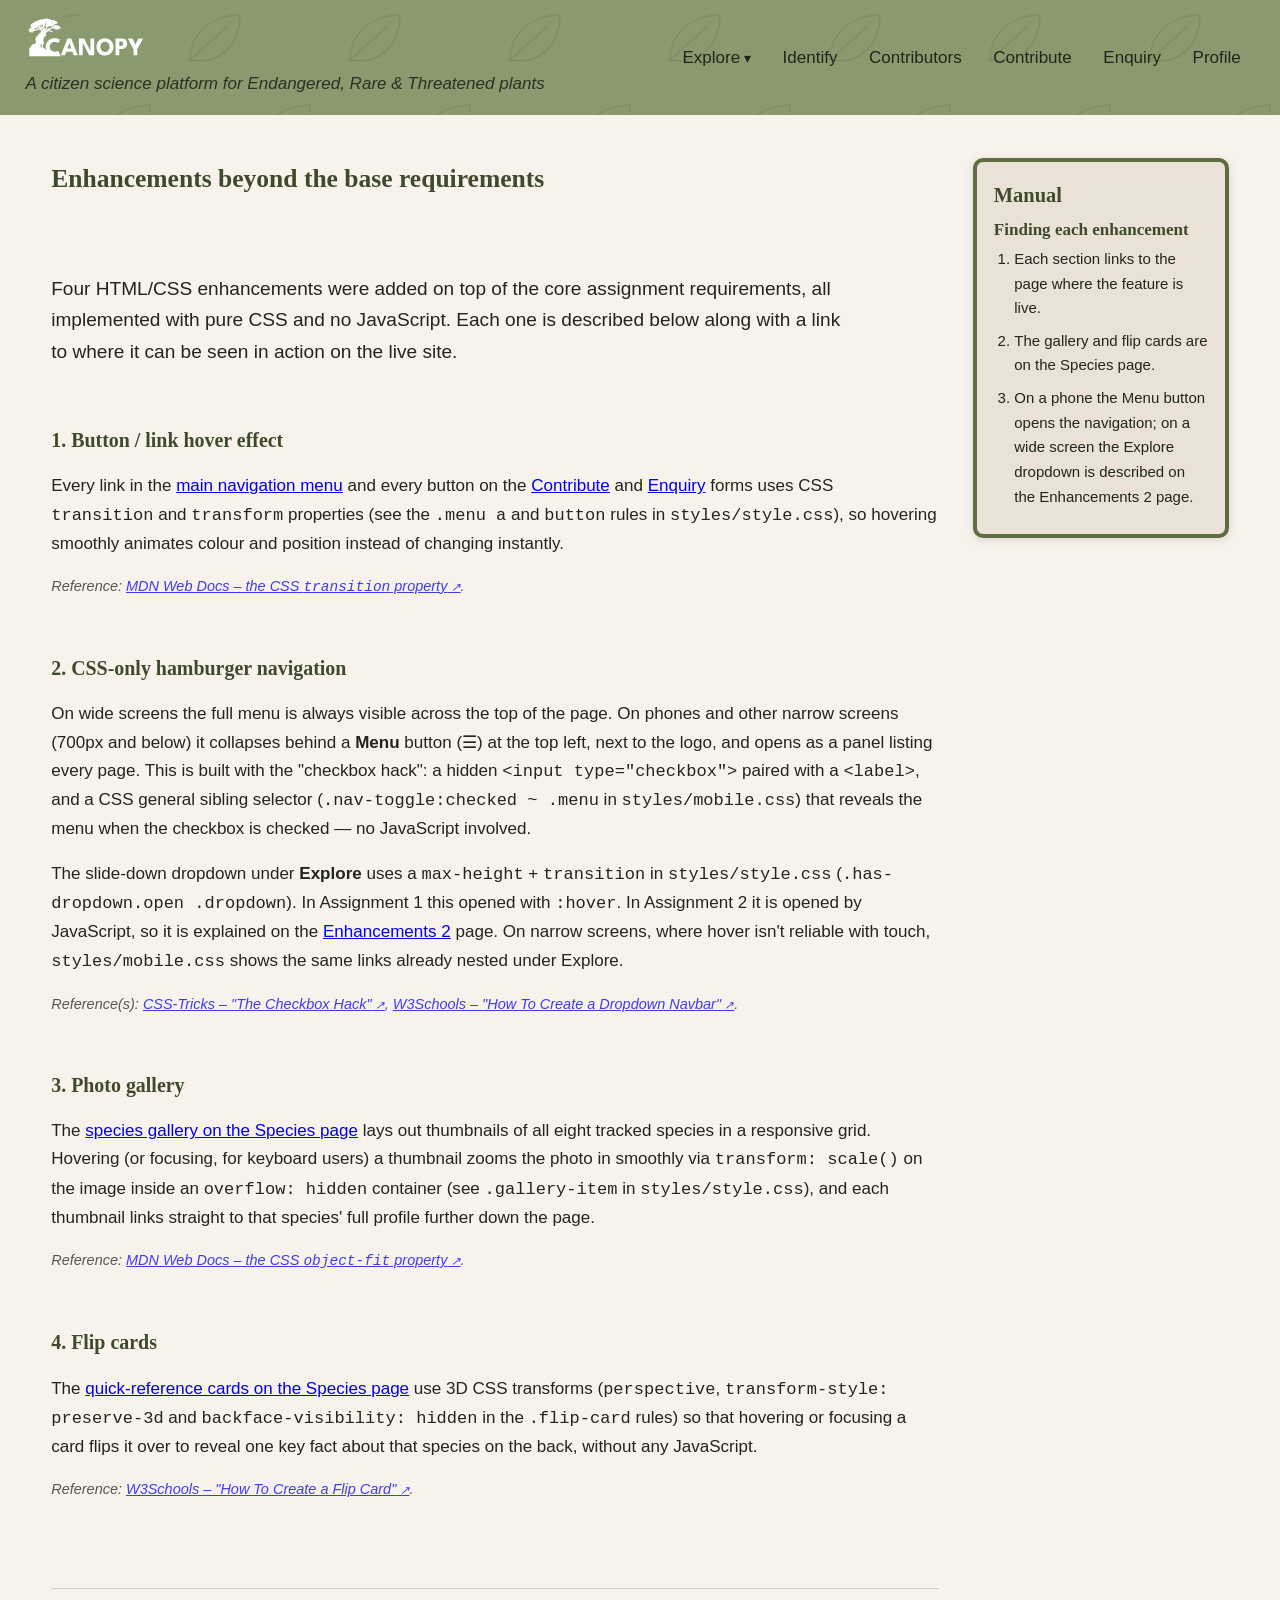
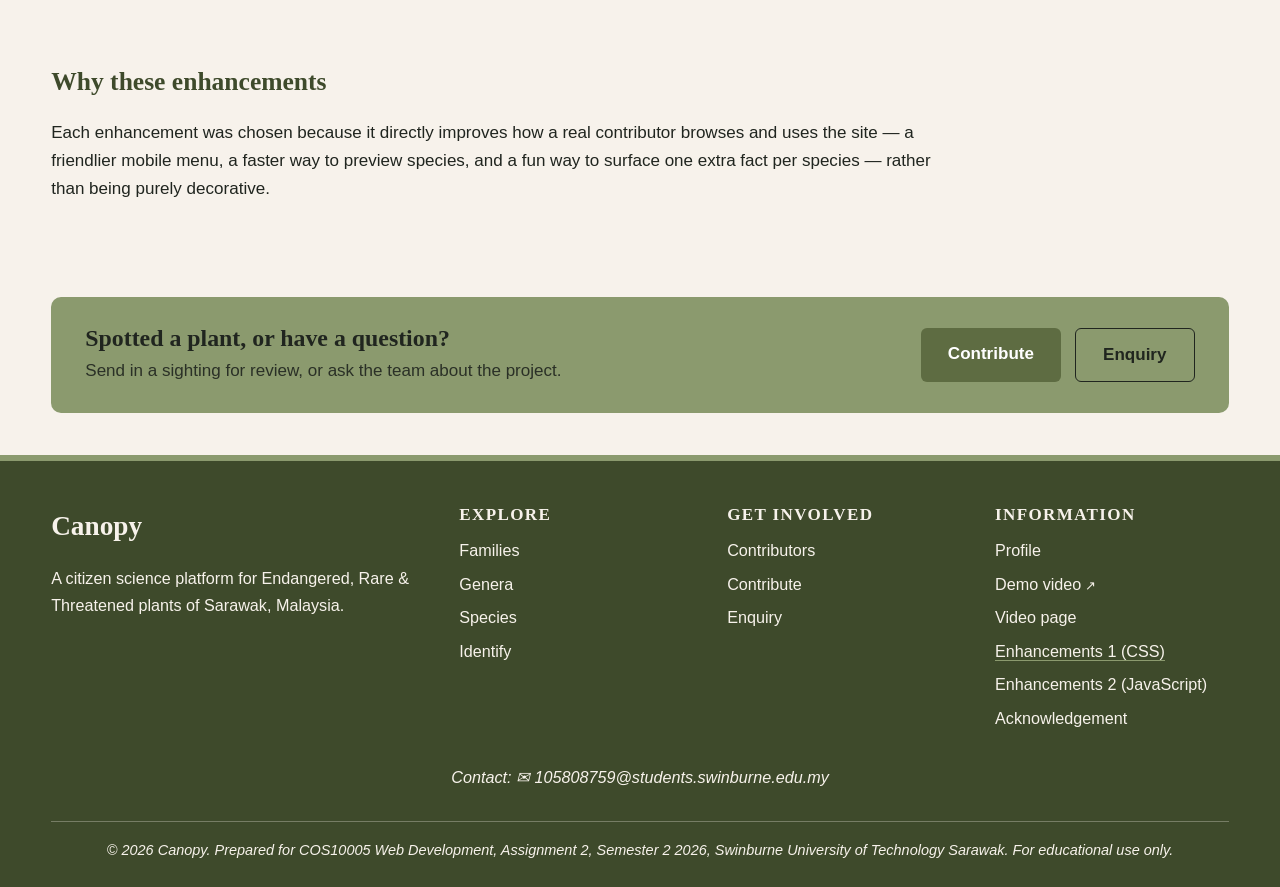
<file: enhancement1.html>
<!DOCTYPE html>
<!--
  enhancement1.html list of enhancements
  COS10005 Web Development, Assignment 2 (Semester 2, 2026)
  Lincoln Kho Jia Heng, 105808759
-->
<html xmlns="http://www.w3.org/1999/xhtml" lang="en" xml:lang="en">
<head>
    <meta charset="UTF-8" />
    <meta name="viewport" content="width=device-width, initial-scale=1.0" />
    <meta name="author" content="Lincoln Kho Jia Heng (105808759)" />
    <meta name="keywords" content="Sarawak, plants, ERT, citizen science, Dipterocarpaceae, Burseraceae, biodiversity" />
    <meta name="description" content="Description of the HTML/CSS enhancements implemented on Canopy." />
    <title>Canopy | CSS enhancements</title>
    <link rel="stylesheet" href="styles/style.css" />
    <link rel="stylesheet" href="styles/mobile.css" media="screen and (max-width: 700px)" />
    <script src="scripts/script.js" defer="defer"></script>
    <script src="scripts/enhancements.js" defer="defer"></script>
</head>
<body>
    <!-- top of the page: logo, tagline, menu -->
    <header>
        <h1 class="brand">
            <a href="index.html" class="brand-link">
                <img src="images/logo.svg" alt="Canopy logo" class="logo-icon" width="56" height="34" />
            </a>
        </h1>
        <p class="tagline">A citizen science platform for Endangered, Rare &amp; Threatened plants</p>
        <nav>
            <!-- hamburger menu for phones: hidden checkbox and label, no JavaScript -->
            <input type="checkbox" id="nav-toggle" class="nav-toggle" />
            <label for="nav-toggle" class="nav-toggle-label"><span class="burger-icon">&#9776;</span><span class="burger-text">Menu</span></label>
            <ul class="menu">
                <li class="has-dropdown">
                    <a href="explore.html">Explore</a>
                    <ul class="dropdown">
                        <li><a href="explore1.html">Families</a></li>
                        <li><a href="explore2.html">Genera</a></li>
                        <li><a href="explore3.html">Species</a></li>
                    </ul>
                </li>
                <li><a href="identify.html">Identify</a></li>
                <li><a href="contributor.html">Contributors</a></li>
                <li><a href="contribute.html">Contribute</a></li>
                <li><a href="enquiry.html">Enquiry</a></li>
                <li><a href="profile.html">Profile</a></li>
            </ul>
        </nav>
    </header>

    <!-- wrapper: main column on the left, manual box on the right -->
    <div class="page-layout">
    <!-- main part of the page -->
    <main>
        <h2>Enhancements beyond the base requirements</h2>
        <p>
            Four HTML/CSS enhancements were added on top of the core assignment requirements, all implemented
            with pure CSS and no JavaScript. Each one is described below along with a link to where it can be
            seen in action on the live site.
        </p>

        <!-- section: enh hover -->
        <section id="enh-hover">
            <h3>1. Button / link hover effect</h3>
            <p>
                Every link in the <a href="index.html">main navigation menu</a> and every button on the
                <a href="contribute.html">Contribute</a> and <a href="enquiry.html">Enquiry</a> forms uses CSS
                <code>transition</code> and <code>transform</code> properties (see the <code>.menu a</code> and
                <code>button</code> rules in <code>styles/style.css</code>), so hovering smoothly animates colour
                and position instead of changing instantly.
            </p>
            <p class="enh-reference">
                Reference: <a href="https://developer.mozilla.org/en-US/docs/Web/CSS/transition">MDN Web Docs &#8211; the CSS <code>transition</code> property</a>.
            </p>
        </section>

        <!-- section: enh hamburger -->
        <section id="enh-hamburger">
            <h3>2. CSS-only hamburger navigation</h3>
            <p>
                On wide screens the full menu is always visible across the top of the page. On phones and other
                narrow screens (700px and below) it collapses behind a <strong>Menu</strong> button (&#9776;) at the
                top left, next to the logo, and opens as a panel listing every page. This is built with the
                "checkbox hack": a hidden <code>&lt;input type="checkbox"&gt;</code> paired with a
                <code>&lt;label&gt;</code>, and a CSS general sibling selector
                (<code>.nav-toggle:checked ~ .menu</code> in <code>styles/mobile.css</code>) that reveals the menu
                when the checkbox is checked &#8212; no JavaScript involved.
            </p>
            <p>
                The slide-down dropdown under <strong>Explore</strong> uses a <code>max-height</code> +
                <code>transition</code> in <code>styles/style.css</code> (<code>.has-dropdown.open .dropdown</code>).
                In Assignment 1 this opened with <code>:hover</code>. In Assignment 2 it is opened by JavaScript, so it is
                explained on the <a href="enhancement2.html#other-js">Enhancements 2</a> page. On narrow screens,
                where hover isn't reliable with touch, <code>styles/mobile.css</code> shows the same links already
                nested under Explore.
            </p>
            <p class="enh-reference">
                Reference(s): <a href="https://css-tricks.com/the-checkbox-hack/">CSS-Tricks &#8211; "The Checkbox Hack"</a>,
                <a href="https://www.w3schools.com/howto/howto_css_dropdown_navbar.asp">W3Schools &#8211; "How To Create a Dropdown Navbar"</a>.
            </p>
        </section>

        <!-- section: enh gallery -->
        <section id="enh-gallery">
            <h3>3. Photo gallery</h3>
            <p>
                The <a href="explore3.html#species-gallery">species gallery on the Species page</a> lays out
                thumbnails of all eight tracked species in a responsive grid. Hovering (or focusing, for keyboard
                users) a thumbnail zooms the photo in smoothly via <code>transform: scale()</code> on the image
                inside an <code>overflow: hidden</code> container (see <code>.gallery-item</code> in
                <code>styles/style.css</code>), and each thumbnail links straight to that species' full profile
                further down the page.
            </p>
            <p class="enh-reference">
                Reference: <a href="https://developer.mozilla.org/en-US/docs/Web/CSS/object-fit">MDN Web Docs &#8211; the CSS <code>object-fit</code> property</a>.
            </p>
        </section>

        <!-- section: enh flipcard -->
        <section id="enh-flipcard">
            <h3>4. Flip cards</h3>
            <p>
                The <a href="explore3.html#species-flip-cards">quick-reference cards on the Species page</a>
                use 3D CSS transforms (<code>perspective</code>, <code>transform-style: preserve-3d</code> and
                <code>backface-visibility: hidden</code> in the <code>.flip-card</code> rules) so that hovering
                or focusing a card flips it over to reveal one key fact about that species on the back, without
                any JavaScript.
            </p>
            <p class="enh-reference">
                Reference: <a href="https://www.w3schools.com/howto/howto_css_flip_card.asp">W3Schools &#8211; "How To Create a Flip Card"</a>.
            </p>
        </section>

        <hr />

        <!-- aside: a related note -->
        <aside>
            <h2>Why these enhancements</h2>
            <p>
                Each enhancement was chosen because it directly improves how a real contributor browses and uses
                the site &#8212; a friendlier mobile menu, a faster way to preview species, and a fun way to
                surface one extra fact per species &#8212; rather than being purely decorative.
            </p>
        </aside>
    </main>
    <!-- manual box (aside), floats right -->
    <aside class="manual-box" aria-label="Page manual">
        <h2>Manual</h2>
        <h3>Finding each enhancement</h3>
        <!-- ordered list -->
        <ol>
            <li>Each section links to the page where the feature is live.</li>
            <li>The gallery and flip cards are on the Species page.</li>
            <li>On a phone the Menu button opens the navigation; on a wide screen the Explore dropdown is described on the Enhancements 2 page.</li>
        </ol>
    </aside>
    </div>

    <!-- bottom bar: buttons to Contribute and Enquiry -->
    <section class="cta-bar" aria-label="Get involved">
        <div class="cta-text">
            <h2>Spotted a plant, or have a question?</h2>
            <p>Send in a sighting for review, or ask the team about the project.</p>
        </div>
        <div class="cta-actions">
            <a href="contribute.html" class="btn cta-primary">Contribute</a>
            <a href="enquiry.html" class="btn cta-secondary">Enquiry</a>
        </div>
    </section>

    <!-- footer: links, my email (mailto) and copyright -->
    <footer>
        <div class="footer-grid">
            <div class="footer-about">
                <p class="footer-brand">Canopy</p>
                <p>A citizen science platform for Endangered, Rare &amp; Threatened plants of Sarawak, Malaysia.</p>
            </div>
            <nav class="footer-col" aria-label="Explore plants">
                <h2>Explore</h2>
                <ul>
                    <li><a href="explore1.html">Families</a></li>
                    <li><a href="explore2.html">Genera</a></li>
                    <li><a href="explore3.html">Species</a></li>
                    <li><a href="identify.html">Identify</a></li>
                </ul>
            </nav>
            <nav class="footer-col" aria-label="Get involved">
                <h2>Get involved</h2>
                <ul>
                    <li><a href="contributor.html">Contributors</a></li>
                    <li><a href="contribute.html">Contribute</a></li>
                    <li><a href="enquiry.html">Enquiry</a></li>
                </ul>
            </nav>
            <nav class="footer-col" aria-label="Site information">
                <h2>Information</h2>
                <ul>
                    <li><a href="profile.html">Profile</a></li>
                    <li><a href="https://youtu.be/JJjthoW2Zk4" target="_blank" rel="noopener">Demo video</a></li>
                    <li><a href="video.html">Video page</a></li>
                    <li><a href="enhancement1.html" aria-current="page">Enhancements 1 (CSS)</a></li>
                    <li><a href="enhancement2.html">Enhancements 2 (JavaScript)</a></li>
                    <li><a href="acknowledgement.html">Acknowledgement</a></li>
                </ul>
            </nav>
        </div>
        <p class="footer-contact">Contact: <a href="mailto:105808759@students.swinburne.edu.my">105808759@students.swinburne.edu.my</a></p>
        <p class="footer-legal">&#169; 2026 Canopy. Prepared for COS10005 Web Development, Assignment 2, Semester 2 2026, Swinburne University of Technology Sarawak. For educational use only.</p>
    </footer>
</body>
</html>
</file>
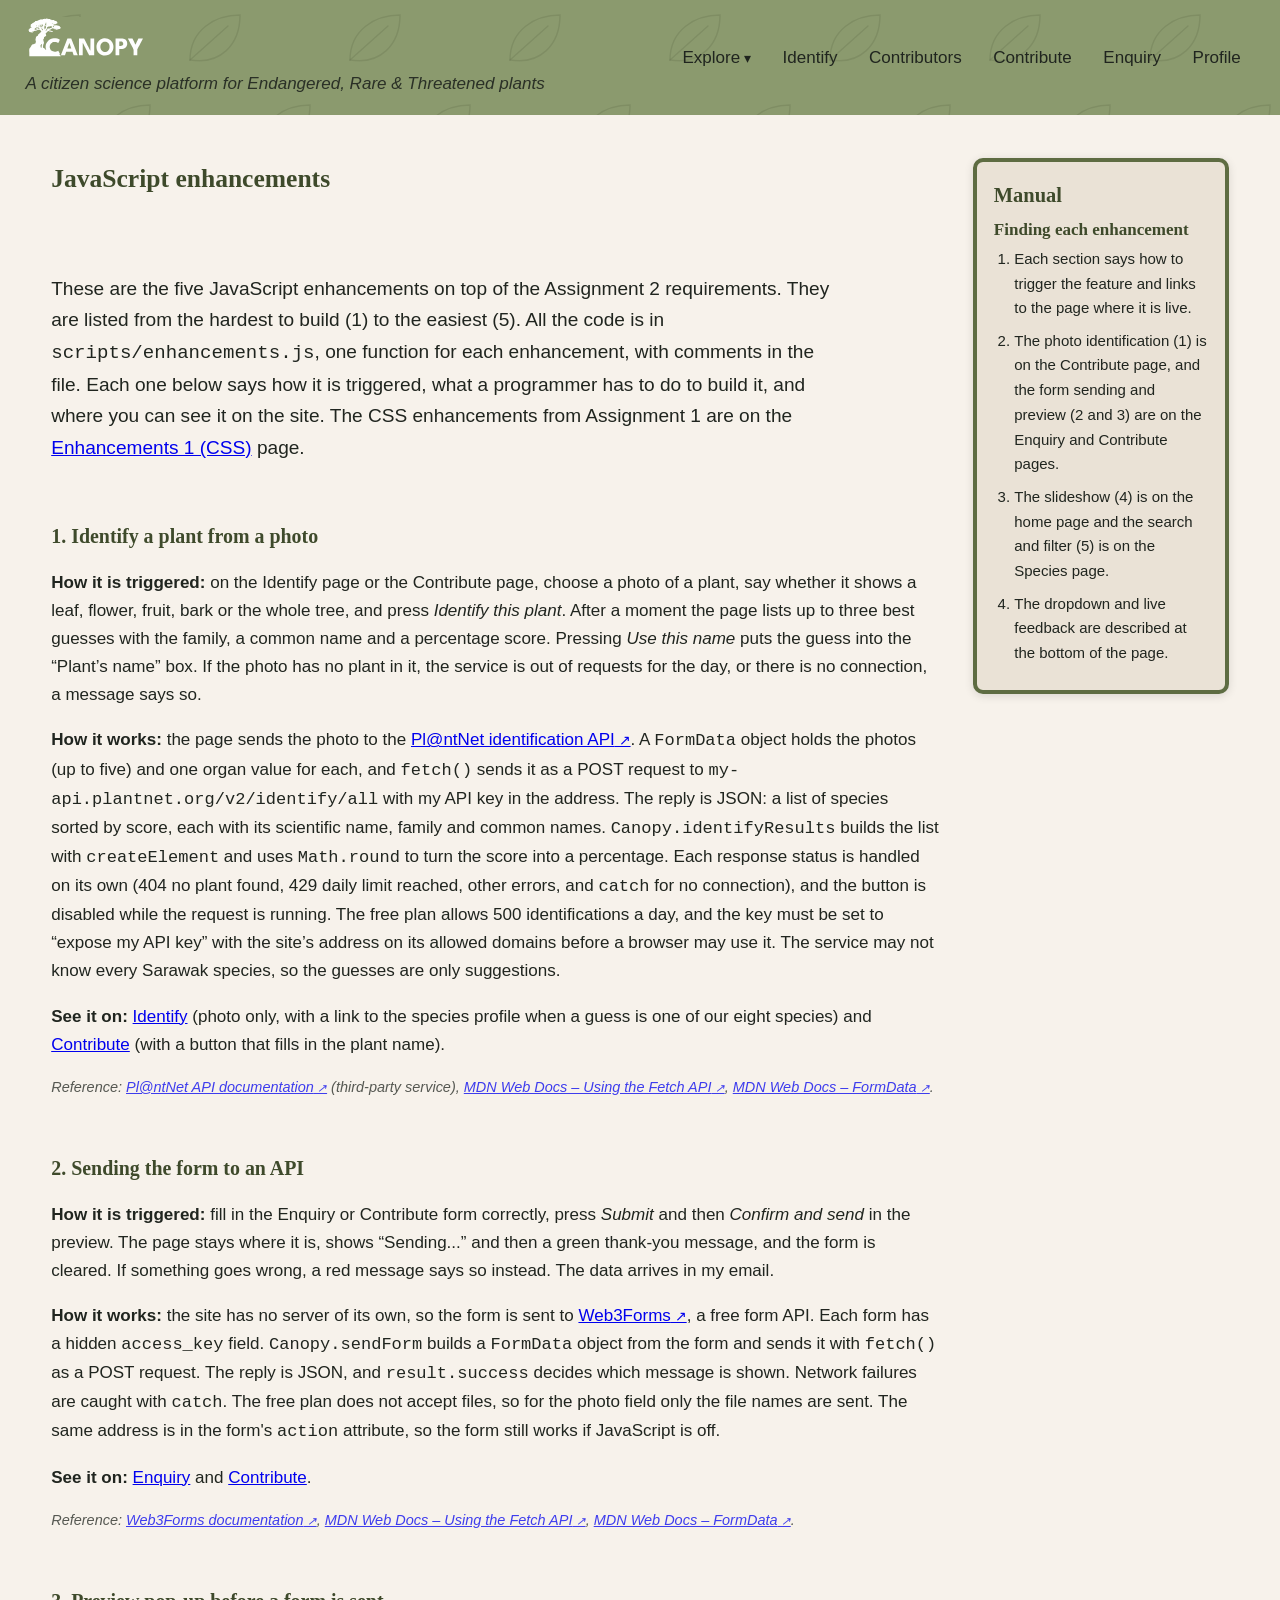
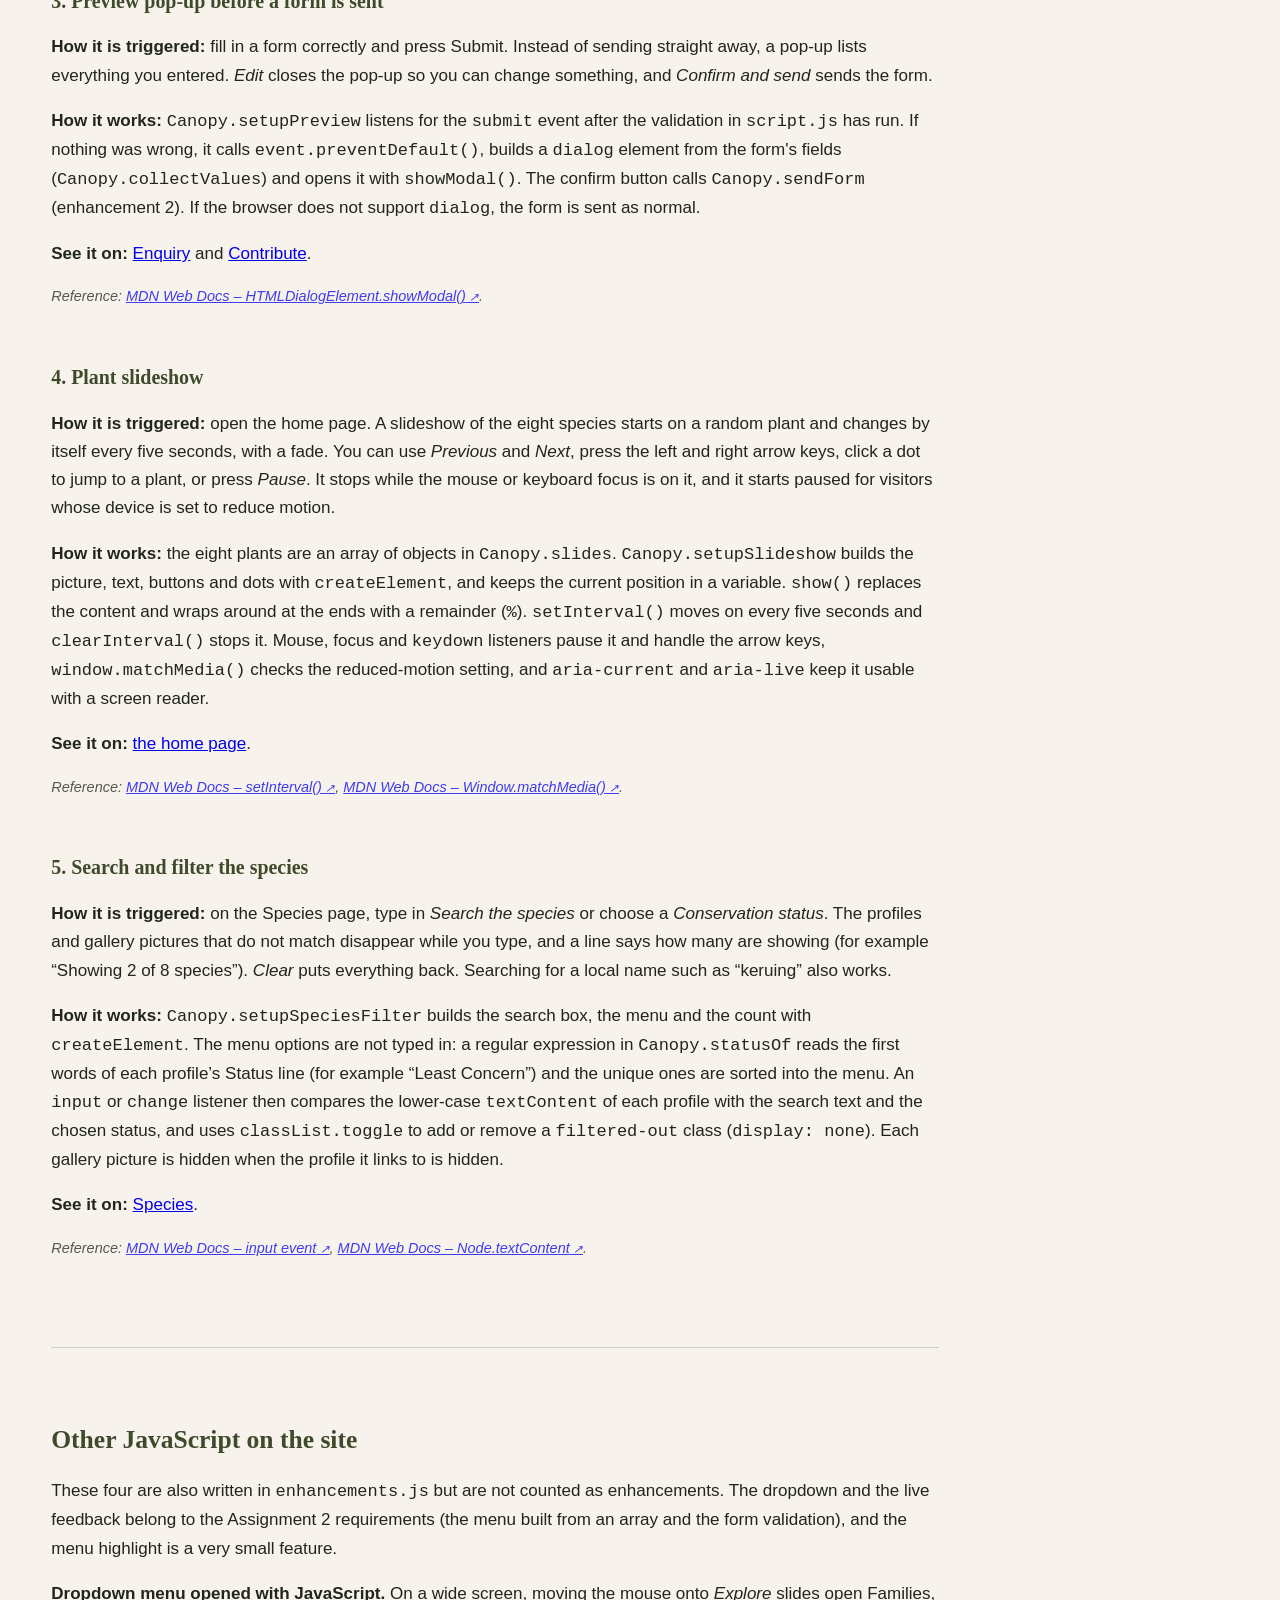
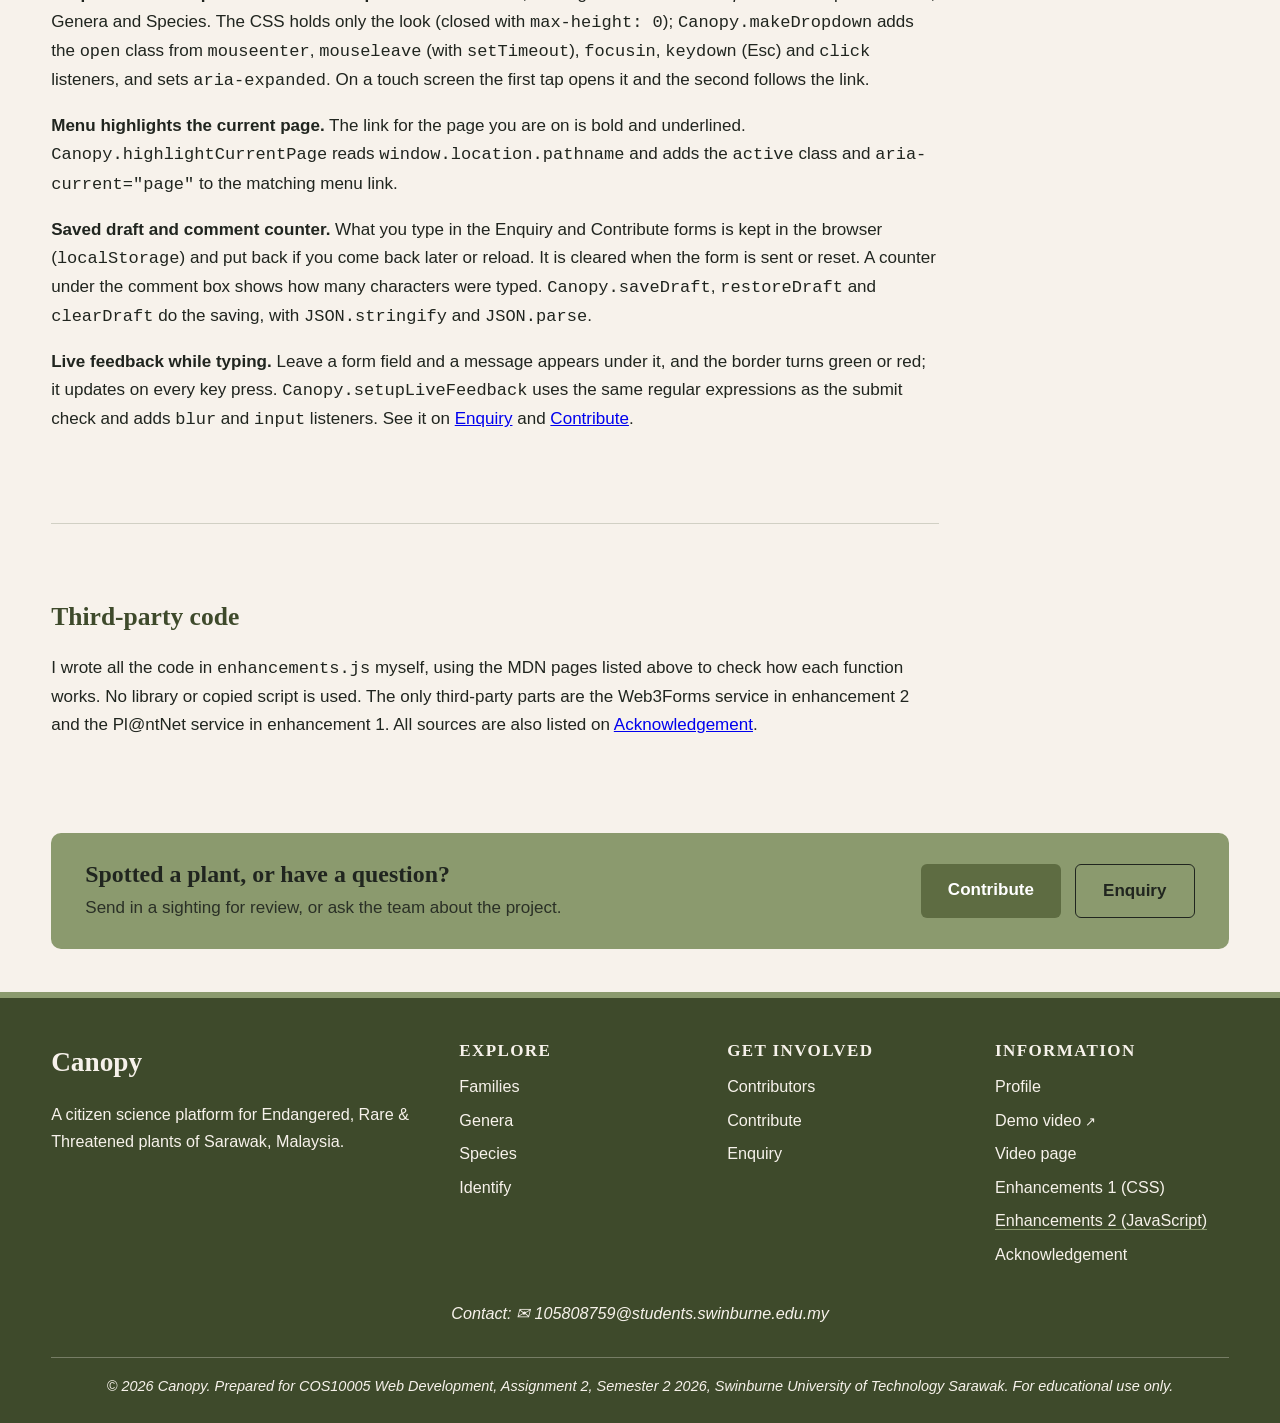
<file: enhancement2.html>
<!DOCTYPE html>
<!--
  enhancement2.html JavaScript enhancements
  COS10005 Web Development, Assignment 2 (Semester 2, 2026)
  Lincoln Kho Jia Heng, 105808759
-->
<html xmlns="http://www.w3.org/1999/xhtml" lang="en" xml:lang="en">
<head>
    <meta charset="UTF-8" />
    <meta name="viewport" content="width=device-width, initial-scale=1.0" />
    <meta name="author" content="Lincoln Kho Jia Heng (105808759)" />
    <meta name="keywords" content="Sarawak, plants, ERT, citizen science, Dipterocarpaceae, Burseraceae, biodiversity" />
    <meta name="description" content="Description of the five JavaScript enhancements implemented on Canopy." />
    <title>Canopy | JavaScript enhancements</title>
    <link rel="stylesheet" href="styles/style.css" />
    <link rel="stylesheet" href="styles/mobile.css" media="screen and (max-width: 700px)" />
    <script src="scripts/script.js" defer="defer"></script>
    <script src="scripts/enhancements.js" defer="defer"></script>
</head>
<body>
    <!-- top of the page: logo, tagline, menu -->
    <header>
        <h1 class="brand">
            <a href="index.html" class="brand-link">
                <img src="images/logo.svg" alt="Canopy logo" class="logo-icon" width="56" height="34" />
            </a>
        </h1>
        <p class="tagline">A citizen science platform for Endangered, Rare &amp; Threatened plants</p>
        <nav>
            <!-- hamburger menu for phones: hidden checkbox and label, no JavaScript -->
            <input type="checkbox" id="nav-toggle" class="nav-toggle" />
            <label for="nav-toggle" class="nav-toggle-label"><span class="burger-icon">&#9776;</span><span class="burger-text">Menu</span></label>
            <ul class="menu">
                <li class="has-dropdown">
                    <a href="explore.html">Explore</a>
                    <ul class="dropdown">
                        <li><a href="explore1.html">Families</a></li>
                        <li><a href="explore2.html">Genera</a></li>
                        <li><a href="explore3.html">Species</a></li>
                    </ul>
                </li>
                <li><a href="identify.html">Identify</a></li>
                <li><a href="contributor.html">Contributors</a></li>
                <li><a href="contribute.html">Contribute</a></li>
                <li><a href="enquiry.html">Enquiry</a></li>
                <li><a href="profile.html">Profile</a></li>
            </ul>
        </nav>
    </header>

    <!-- wrapper: main column on the left, manual box on the right -->
    <div class="page-layout">
    <!-- main part of the page -->
    <main>
        <h2>JavaScript enhancements</h2>
        <p>
            These are the five JavaScript enhancements on top of the Assignment 2 requirements. They are listed from the hardest to build (1) to the easiest (5). All the code is
            in <code>scripts/enhancements.js</code>, one function for each enhancement, with comments in the
            file. Each one below says how it is triggered, what a programmer has to do to build it, and where
            you can see it on the site. The CSS enhancements from Assignment 1 are on the
            <a href="enhancement1.html">Enhancements 1 (CSS)</a> page.
        </p>

        <!-- section: enh identify -->
        <section id="enh-identify">
            <h3>1. Identify a plant from a photo</h3>
            <p>
                <strong>How it is triggered:</strong> on the Identify page or the Contribute page, choose a photo of a plant, say whether it
                shows a leaf, flower, fruit, bark or the whole tree, and press <em>Identify this plant</em>. After a
                moment the page lists up to three best guesses with the family, a common name and a percentage score.
                Pressing <em>Use this name</em> puts the guess into the &#8220;Plant&#8217;s name&#8221; box. If the
                photo has no plant in it, the service is out of requests for the day, or there is no connection, a
                message says so.
            </p>
            <p>
                <strong>How it works:</strong> the page sends the photo to the
                <a href="https://my.plantnet.org/doc/getting-started/introduction">Pl@ntNet identification API</a>. A
                <code>FormData</code> object holds the photos (up to five) and one organ value for each, and
                <code>fetch()</code> sends it as a POST request to
                <code>my-api.plantnet.org/v2/identify/all</code> with my API key in the address. The reply is JSON: a
                list of species sorted by score, each with its scientific name, family and common names.
                <code>Canopy.identifyResults</code> builds the list with <code>createElement</code> and uses
                <code>Math.round</code> to turn the score into a percentage. Each response status is handled on its
                own (404 no plant found, 429 daily limit reached, other errors, and <code>catch</code> for no
                connection), and the button is disabled while the request is running. The free plan allows 500
                identifications a day, and the key must be set to &#8220;expose my API key&#8221; with the
                site&#8217;s address on its allowed domains before a browser may use it. The service may not know every Sarawak species, so the guesses are only
                suggestions.
            </p>
            <p>
                <strong>See it on:</strong> <a href="identify.html">Identify</a> (photo only, with a link to the species profile when a guess is one of our eight species) and <a href="contribute.html">Contribute</a> (with a button that fills in the plant name).
            </p>
            <p class="enh-reference">
                Reference: <a href="https://my.plantnet.org/doc/getting-started/introduction">Pl@ntNet API documentation</a> (third-party service),
                <a href="https://developer.mozilla.org/en-US/docs/Web/API/Fetch_API/Using_Fetch">MDN Web Docs &#8211; Using the Fetch API</a>,
                <a href="https://developer.mozilla.org/en-US/docs/Web/API/FormData">MDN Web Docs &#8211; FormData</a>.
            </p>
        </section>

        <!-- section: enh api -->
        <section id="enh-api">
            <h3>2. Sending the form to an API</h3>
            <p>
                <strong>How it is triggered:</strong> fill in the Enquiry or Contribute form correctly, press
                <em>Submit</em> and then <em>Confirm and send</em> in the preview. The page stays where it is, shows
                &#8220;Sending...&#8221; and then a green thank-you message, and the form is cleared. If something
                goes wrong, a red message says so instead. The data arrives in my email.
            </p>
            <p>
                <strong>How it works:</strong> the site has no server of its own, so the form is sent to
                <a href="https://docs.web3forms.com/">Web3Forms</a>, a free form API. Each form has a hidden
                <code>access_key</code> field. <code>Canopy.sendForm</code> builds a <code>FormData</code> object from
                the form and sends it with <code>fetch()</code> as a POST request. The reply is JSON, and
                <code>result.success</code> decides which message is shown. Network failures are caught with
                <code>catch</code>. The free plan does not accept files, so for the photo field only the file names
                are sent. The same address is in the form's <code>action</code> attribute, so the form still works if
                JavaScript is off.
            </p>
            <p>
                <strong>See it on:</strong> <a href="enquiry.html">Enquiry</a> and
                <a href="contribute.html">Contribute</a>.
            </p>
            <p class="enh-reference">
                Reference: <a href="https://docs.web3forms.com/">Web3Forms documentation</a>,
                <a href="https://developer.mozilla.org/en-US/docs/Web/API/Fetch_API/Using_Fetch">MDN Web Docs &#8211; Using the Fetch API</a>,
                <a href="https://developer.mozilla.org/en-US/docs/Web/API/FormData">MDN Web Docs &#8211; FormData</a>.
            </p>
        </section>

        <!-- section: enh preview -->
        <section id="enh-preview">
            <h3>3. Preview pop-up before a form is sent</h3>
            <p>
                <strong>How it is triggered:</strong> fill in a form correctly and press Submit. Instead of sending
                straight away, a pop-up lists everything you entered. <em>Edit</em> closes the pop-up so you can
                change something, and <em>Confirm and send</em> sends the form.
            </p>
            <p>
                <strong>How it works:</strong> <code>Canopy.setupPreview</code> listens for the
                <code>submit</code> event after the validation in <code>script.js</code> has run. If nothing was
                wrong, it calls <code>event.preventDefault()</code>, builds a <code>dialog</code> element from the
                form's fields (<code>Canopy.collectValues</code>) and opens it with <code>showModal()</code>. The
                confirm button calls <code>Canopy.sendForm</code> (enhancement 2). If the browser does not support
                <code>dialog</code>, the form is sent as normal.
            </p>
            <p>
                <strong>See it on:</strong> <a href="enquiry.html">Enquiry</a> and
                <a href="contribute.html">Contribute</a>.
            </p>
            <p class="enh-reference">
                Reference: <a href="https://developer.mozilla.org/en-US/docs/Web/API/HTMLDialogElement/showModal">MDN Web Docs &#8211; HTMLDialogElement.showModal()</a>.
            </p>
        </section>

        <!-- section: enh slideshow -->
        <section id="enh-slideshow">
            <h3>4. Plant slideshow</h3>
            <p>
                <strong>How it is triggered:</strong> open the home page. A slideshow of the eight species starts on a
                random plant and changes by itself every five seconds, with a fade. You can use <em>Previous</em> and
                <em>Next</em>, press the left and right arrow keys, click a dot to jump to a plant, or press
                <em>Pause</em>. It stops while the mouse or keyboard focus is on it, and it starts paused for
                visitors whose device is set to reduce motion.
            </p>
            <p>
                <strong>How it works:</strong> the eight plants are an array of objects in <code>Canopy.slides</code>.
                <code>Canopy.setupSlideshow</code> builds the picture, text, buttons and dots with
                <code>createElement</code>, and keeps the current position in a variable. <code>show()</code> replaces
                the content and wraps around at the ends with a remainder (<code>%</code>). <code>setInterval()</code>
                moves on every five seconds and <code>clearInterval()</code> stops it. Mouse, focus and
                <code>keydown</code> listeners pause it and handle the arrow keys, <code>window.matchMedia()</code>
                checks the reduced-motion setting, and <code>aria-current</code> and <code>aria-live</code> keep it
                usable with a screen reader.
            </p>
            <p>
                <strong>See it on:</strong> <a href="index.html">the home page</a>.
            </p>
            <p class="enh-reference">
                Reference: <a href="https://developer.mozilla.org/en-US/docs/Web/API/setInterval">MDN Web Docs &#8211; setInterval()</a>,
                <a href="https://developer.mozilla.org/en-US/docs/Web/API/Window/matchMedia">MDN Web Docs &#8211; Window.matchMedia()</a>.
            </p>
        </section>

        <!-- section: enh filter -->
        <section id="enh-filter">
            <h3>5. Search and filter the species</h3>
            <p>
                <strong>How it is triggered:</strong> on the Species page, type in <em>Search the species</em> or choose
                a <em>Conservation status</em>. The profiles and gallery pictures that do not match disappear while you
                type, and a line says how many are showing (for example &#8220;Showing 2 of 8 species&#8221;).
                <em>Clear</em> puts everything back. Searching for a local name such as &#8220;keruing&#8221; also works.
            </p>
            <p>
                <strong>How it works:</strong> <code>Canopy.setupSpeciesFilter</code> builds the search box, the menu
                and the count with <code>createElement</code>. The menu options are not typed in: a regular expression in
                <code>Canopy.statusOf</code> reads the first words of each profile&#8217;s Status line (for example
                &#8220;Least Concern&#8221;) and the unique ones are sorted into the menu. An <code>input</code> or
                <code>change</code> listener then compares the lower-case <code>textContent</code> of each profile with the
                search text and the chosen status, and uses <code>classList.toggle</code> to add or remove a
                <code>filtered-out</code> class (<code>display: none</code>). Each gallery picture is hidden when the
                profile it links to is hidden.
            </p>
            <p>
                <strong>See it on:</strong> <a href="explore3.html">Species</a>.
            </p>
            <p class="enh-reference">
                Reference: <a href="https://developer.mozilla.org/en-US/docs/Web/API/HTMLElement/input_event">MDN Web Docs &#8211; input event</a>,
                <a href="https://developer.mozilla.org/en-US/docs/Web/API/Node/textContent">MDN Web Docs &#8211; Node.textContent</a>.
            </p>
        </section>

        <hr />

        <!-- aside: other JavaScript -->
        <aside id="other-js">
            <h2>Other JavaScript on the site</h2>
            <p>
                These four are also written in <code>enhancements.js</code> but are not counted as enhancements. The dropdown
                and the live feedback belong to the Assignment 2 requirements (the menu built from an array and the form
                validation), and the menu highlight is a very small feature.
            </p>
            <p>
                <strong>Dropdown menu opened with JavaScript.</strong> On a wide screen, moving the mouse onto
                <em>Explore</em> slides open Families, Genera and Species. The CSS holds only the look (closed with
                <code>max-height: 0</code>); <code>Canopy.makeDropdown</code> adds the <code>open</code> class from
                <code>mouseenter</code>, <code>mouseleave</code> (with <code>setTimeout</code>), <code>focusin</code>,
                <code>keydown</code> (Esc) and <code>click</code> listeners, and sets <code>aria-expanded</code>. On a
                touch screen the first tap opens it and the second follows the link.
            </p>
            <p>
                <strong>Menu highlights the current page.</strong> The link for the page you are on is bold and
                underlined. <code>Canopy.highlightCurrentPage</code> reads <code>window.location.pathname</code> and adds
                the <code>active</code> class and <code>aria-current="page"</code> to the matching menu link.
            </p>
            <p>
                <strong>Saved draft and comment counter.</strong> What you type in the Enquiry and Contribute forms is
                kept in the browser (<code>localStorage</code>) and put back if you come back later or reload. It is
                cleared when the form is sent or reset. A counter under the comment box shows how many characters
                were typed. <code>Canopy.saveDraft</code>, <code>restoreDraft</code> and <code>clearDraft</code> do the
                saving, with <code>JSON.stringify</code> and <code>JSON.parse</code>.
            </p>
            <p>
                <strong>Live feedback while typing.</strong> Leave a form field and a message appears under it, and the
                border turns green or red; it updates on every key press. <code>Canopy.setupLiveFeedback</code> uses the
                same regular expressions as the submit check and adds <code>blur</code> and <code>input</code> listeners.
                See it on <a href="enquiry.html">Enquiry</a> and <a href="contribute.html">Contribute</a>.
            </p>
        </aside>

        <hr />

        <!-- aside: third party code -->
        <aside>
            <h2>Third-party code</h2>
            <p>
                I wrote all the code in <code>enhancements.js</code> myself, using the MDN pages listed above to
                check how each function works. No library or copied script is used. The only third-party parts are the
                Web3Forms service in enhancement 2 and the Pl@ntNet service in enhancement 1. All sources are also listed on
                <a href="acknowledgement.html">Acknowledgement</a>.
            </p>
        </aside>
    </main>
    <!-- manual box (aside), floats right -->
    <aside class="manual-box" aria-label="Page manual">
        <h2>Manual</h2>
        <h3>Finding each enhancement</h3>
        <!-- ordered list -->
        <ol>
            <li>Each section says how to trigger the feature and links to the page where it is live.</li>
            <li>The photo identification (1) is on the Contribute page, and the form sending and preview (2 and 3) are on the Enquiry and Contribute pages.</li>
            <li>The slideshow (4) is on the home page and the search and filter (5) is on the Species page.</li>
            <li>The dropdown and live feedback are described at the bottom of the page.</li>
        </ol>
    </aside>
    </div>

    <!-- bottom bar: buttons to Contribute and Enquiry -->
    <section class="cta-bar" aria-label="Get involved">
        <div class="cta-text">
            <h2>Spotted a plant, or have a question?</h2>
            <p>Send in a sighting for review, or ask the team about the project.</p>
        </div>
        <div class="cta-actions">
            <a href="contribute.html" class="btn cta-primary">Contribute</a>
            <a href="enquiry.html" class="btn cta-secondary">Enquiry</a>
        </div>
    </section>

    <!-- footer: links, my email (mailto) and copyright -->
    <footer>
        <div class="footer-grid">
            <div class="footer-about">
                <p class="footer-brand">Canopy</p>
                <p>A citizen science platform for Endangered, Rare &amp; Threatened plants of Sarawak, Malaysia.</p>
            </div>
            <nav class="footer-col" aria-label="Explore plants">
                <h2>Explore</h2>
                <ul>
                    <li><a href="explore1.html">Families</a></li>
                    <li><a href="explore2.html">Genera</a></li>
                    <li><a href="explore3.html">Species</a></li>
                    <li><a href="identify.html">Identify</a></li>
                </ul>
            </nav>
            <nav class="footer-col" aria-label="Get involved">
                <h2>Get involved</h2>
                <ul>
                    <li><a href="contributor.html">Contributors</a></li>
                    <li><a href="contribute.html">Contribute</a></li>
                    <li><a href="enquiry.html">Enquiry</a></li>
                </ul>
            </nav>
            <nav class="footer-col" aria-label="Site information">
                <h2>Information</h2>
                <ul>
                    <li><a href="profile.html">Profile</a></li>
                    <li><a href="https://youtu.be/JJjthoW2Zk4" target="_blank" rel="noopener">Demo video</a></li>
                    <li><a href="video.html">Video page</a></li>
                    <li><a href="enhancement1.html">Enhancements 1 (CSS)</a></li>
                    <li><a href="enhancement2.html" aria-current="page">Enhancements 2 (JavaScript)</a></li>
                    <li><a href="acknowledgement.html">Acknowledgement</a></li>
                </ul>
            </nav>
        </div>
        <p class="footer-contact">Contact: <a href="mailto:105808759@students.swinburne.edu.my">105808759@students.swinburne.edu.my</a></p>
        <p class="footer-legal">&#169; 2026 Canopy. Prepared for COS10005 Web Development, Assignment 2, Semester 2 2026, Swinburne University of Technology Sarawak. For educational use only.</p>
    </footer>
</body>
</html>
</file>
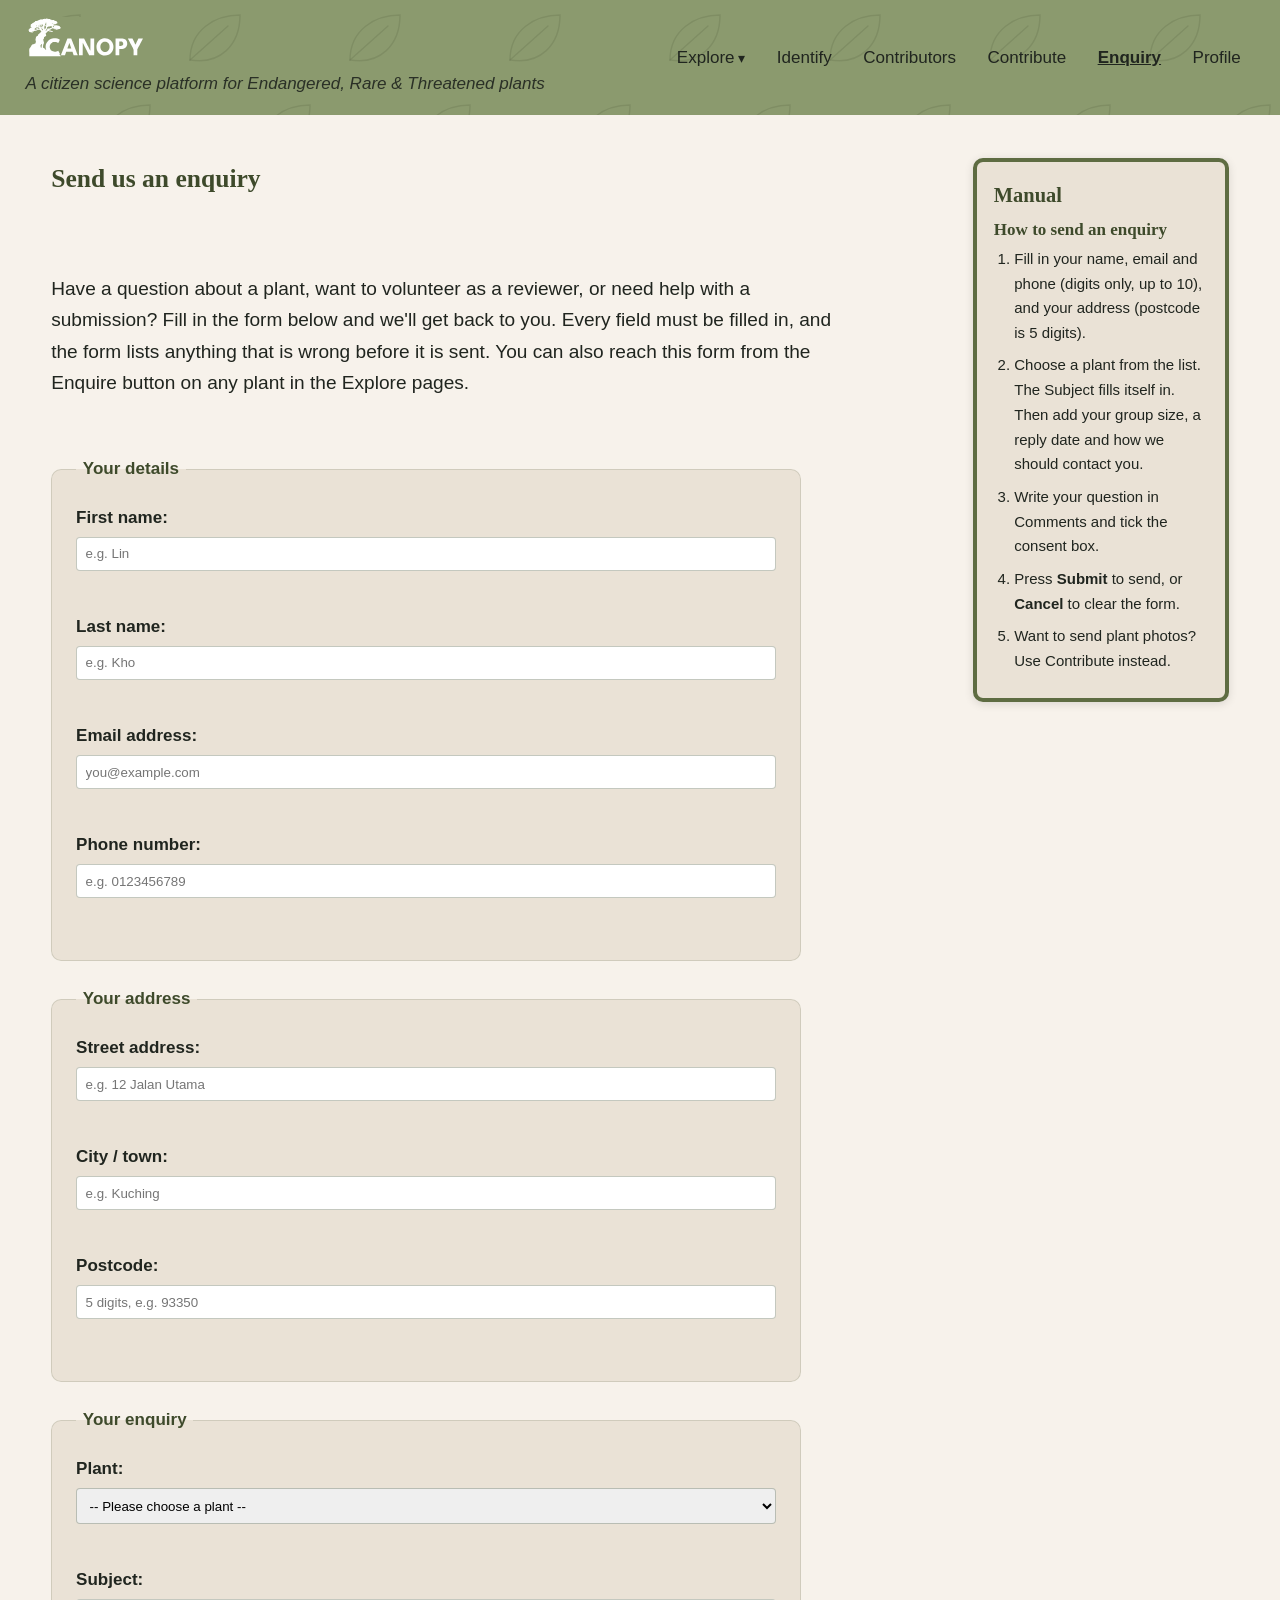
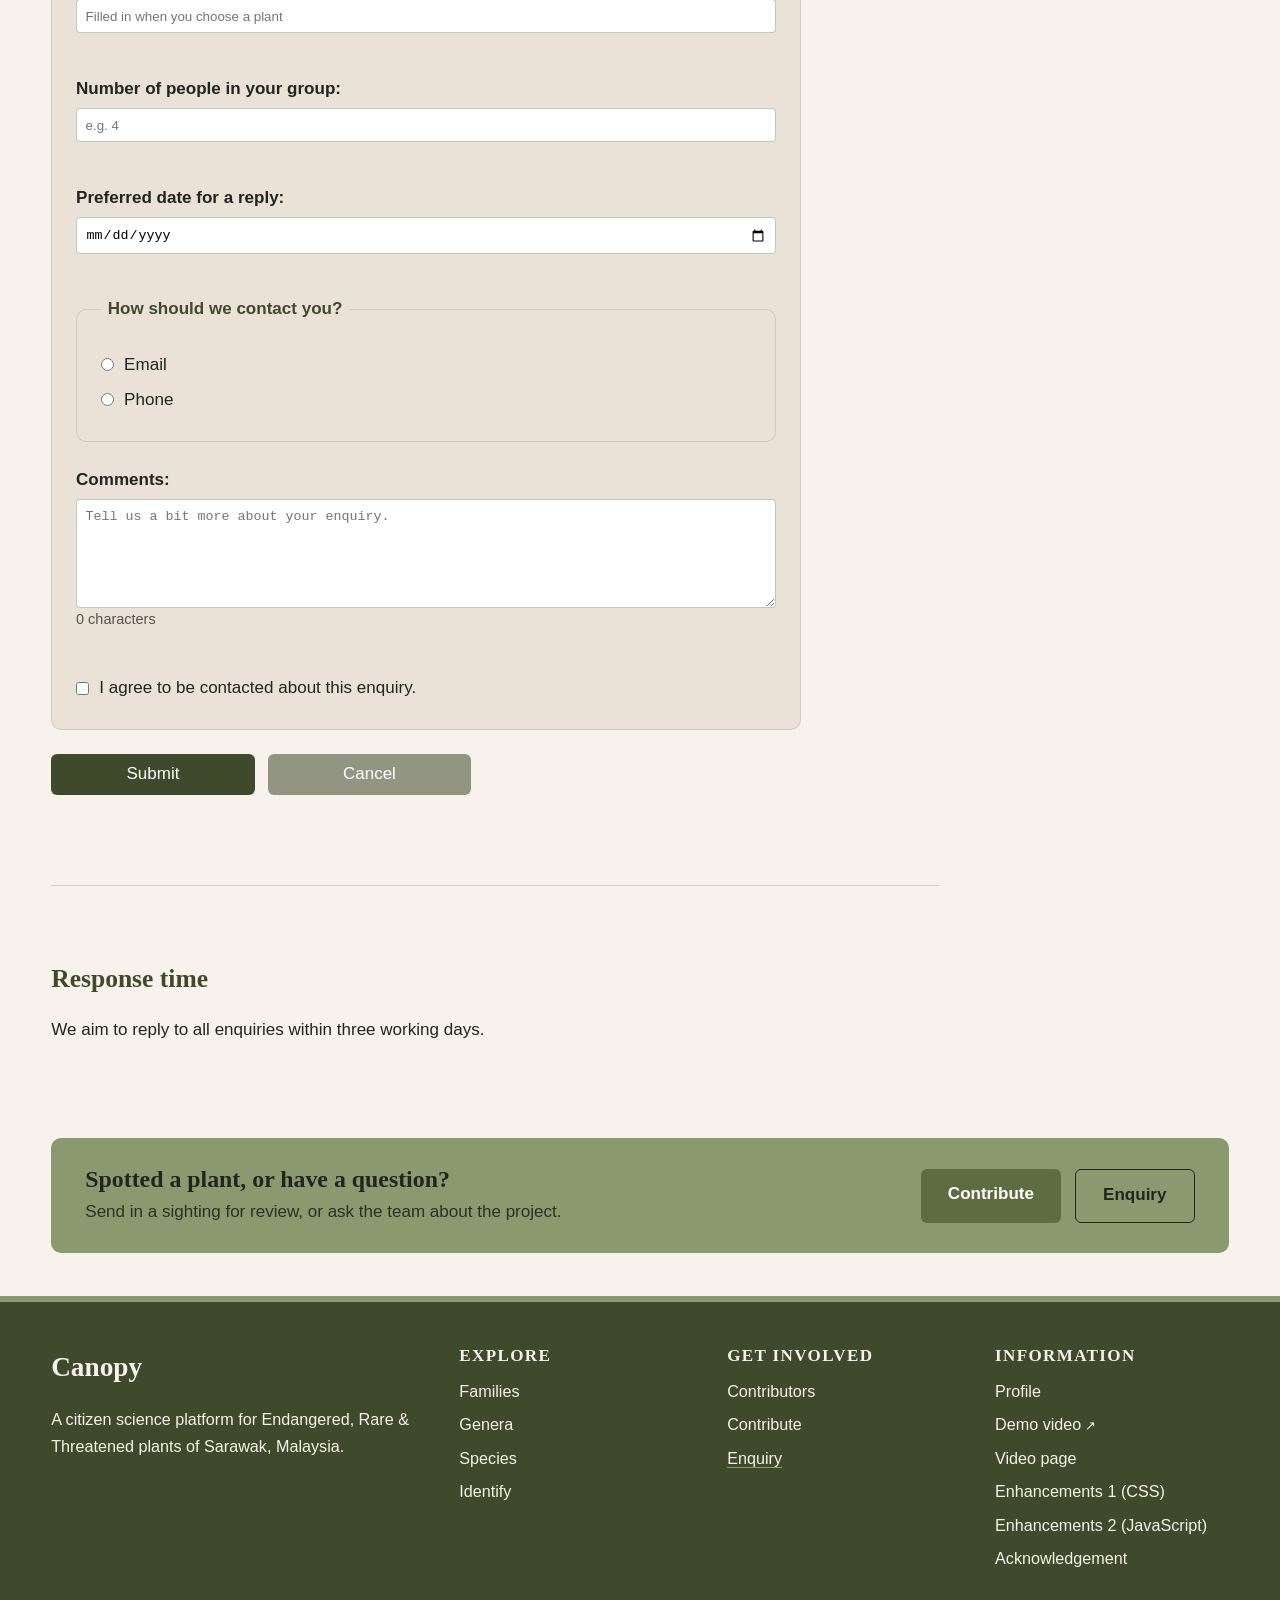
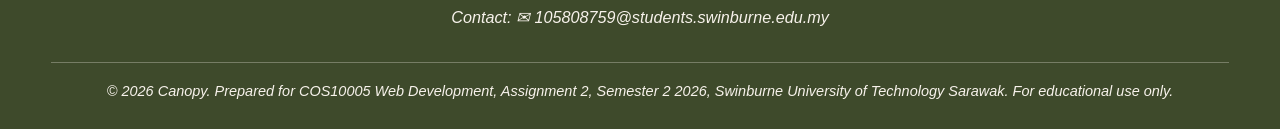
<file: enquiry.html>
<!DOCTYPE html>
<!--
  enquiry.html enquiry form
  COS10005 Web Development, Assignment 2 (Semester 2, 2026)
  Lincoln Kho Jia Heng, 105808759
-->
<html xmlns="http://www.w3.org/1999/xhtml" lang="en" xml:lang="en">
<head>
    <meta charset="UTF-8" />
    <meta name="viewport" content="width=device-width, initial-scale=1.0" />
    <meta name="author" content="Lincoln Kho Jia Heng (105808759)" />
    <meta name="keywords" content="Sarawak, plants, ERT, citizen science, Dipterocarpaceae, Burseraceae, biodiversity" />
    <meta name="description" content="Send an enquiry to the Canopy team." />
    <title>Canopy | Enquiry</title>
    <link rel="stylesheet" href="styles/style.css" />
    <link rel="stylesheet" href="styles/mobile.css" media="screen and (max-width: 700px)" />
    <script src="scripts/script.js" defer="defer"></script>
    <script src="scripts/enhancements.js" defer="defer"></script>
</head>
<body>
    <!-- top of the page: logo, tagline, menu -->
    <header>
        <h1 class="brand">
            <a href="index.html" class="brand-link">
                <img src="images/logo.svg" alt="Canopy logo" class="logo-icon" width="56" height="34" />
            </a>
        </h1>
        <p class="tagline">A citizen science platform for Endangered, Rare &amp; Threatened plants</p>
        <nav>
            <!-- hamburger menu for phones: hidden checkbox and label, no JavaScript -->
            <input type="checkbox" id="nav-toggle" class="nav-toggle" />
            <label for="nav-toggle" class="nav-toggle-label"><span class="burger-icon">&#9776;</span><span class="burger-text">Menu</span></label>
            <ul class="menu">
                <li class="has-dropdown">
                    <a href="explore.html">Explore</a>
                    <ul class="dropdown">
                        <li><a href="explore1.html">Families</a></li>
                        <li><a href="explore2.html">Genera</a></li>
                        <li><a href="explore3.html">Species</a></li>
                    </ul>
                </li>
                <li><a href="identify.html">Identify</a></li>
                <li><a href="contributor.html">Contributors</a></li>
                <li><a href="contribute.html">Contribute</a></li>
                <li><a href="enquiry.html">Enquiry</a></li>
                <li><a href="profile.html">Profile</a></li>
            </ul>
        </nav>
    </header>

    <!-- wrapper: main column on the left, manual box on the right -->
    <div class="page-layout">
    <!-- main part of the page -->
    <main>
        <h2>Send us an enquiry</h2>
        <p>
            Have a question about a plant, want to volunteer as a reviewer, or need help with a submission?
            Fill in the form below and we'll get back to you. Every field must be filled in, and the form
            lists anything that is wrong before it is sent. You can also reach this form from the Enquire
            button on any plant in the Explore pages.
        </p>

        <!-- form: validated with JavaScript only (see script.js), so no HTML5 validation attributes -->
        <form action="https://api.web3forms.com/submit" method="post" id="enquiry-form" novalidate="novalidate">
            <!-- public access key for Web3Forms (safe to put in client side code) -->
            <input type="hidden" name="access_key" value="9d56bbe1-27e3-44c2-af4b-36132ce0b964" />
            <!-- fieldset: Your details -->
            <fieldset>
                <legend>Your details</legend>

                <div class="form-row">
                    <label for="first-name">First name:</label>
                    <input type="text" id="first-name" name="first-name" placeholder="e.g. Lin" />
                </div>
                <div class="form-row">
                    <label for="last-name">Last name:</label>
                    <input type="text" id="last-name" name="last-name" placeholder="e.g. Kho" />
                </div>
                <div class="form-row">
                    <label for="email">Email address:</label>
                    <input type="text" id="email" name="email" placeholder="you@example.com" />
                </div>
                <div class="form-row">
                    <label for="phone">Phone number:</label>
                    <input type="text" id="phone" name="phone" placeholder="e.g. 0123456789" />
                </div>
            </fieldset>

            <!-- fieldset: Your address -->
            <fieldset>
                <legend>Your address</legend>

                <div class="form-row">
                    <label for="street">Street address:</label>
                    <input type="text" id="street" name="street" placeholder="e.g. 12 Jalan Utama" />
                </div>
                <div class="form-row">
                    <label for="city">City / town:</label>
                    <input type="text" id="city" name="city" placeholder="e.g. Kuching" />
                </div>
                <div class="form-row">
                    <label for="postcode">Postcode:</label>
                    <input type="text" id="postcode" name="postcode" placeholder="5 digits, e.g. 93350" />
                </div>
            </fieldset>

            <!-- fieldset: Your enquiry -->
            <fieldset>
                <legend>Your enquiry</legend>

                <div class="form-row">
                    <label for="plant">Plant:</label>
                    <!-- the options are added by script.js from an array -->
                    <select id="plant" name="plant"></select>
                </div>

                <div class="form-row">
                    <label for="subject">Subject:</label>
                    <input type="text" id="subject" name="subject" placeholder="Filled in when you choose a plant" />
                </div>
                <div class="form-row">
                    <label for="group-size">Number of people in your group:</label>
                    <input type="text" id="group-size" name="group-size" placeholder="e.g. 4" />
                </div>

                <div class="form-row">
                    <label for="preferred-date">Preferred date for a reply:</label>
                    <input type="date" id="preferred-date" name="preferred-date" />
                </div>

                <!-- fieldset: How should we contact you? -->
                <fieldset class="inline-group">
                    <legend>How should we contact you?</legend>
                    <div class="choice-row">
                        <input type="radio" id="contact-email" name="contact-method" value="email" />
                        <label for="contact-email">Email</label>
                    </div>
                    <div class="choice-row">
                        <input type="radio" id="contact-phone" name="contact-method" value="phone" />
                        <label for="contact-phone">Phone</label>
                    </div>
                </fieldset>

                <div class="form-row">
                    <label for="enquiry-comments">Comments:</label>
                    <textarea id="enquiry-comments" name="enquiry-comments" rows="6" cols="40"
                              placeholder="Tell us a bit more about your enquiry."></textarea>
                </div>

                <div class="choice-row">
                    <input type="checkbox" id="consent" name="consent" value="yes" />
                    <label for="consent">I agree to be contacted about this enquiry.</label>
                </div>
            </fieldset>

            <!-- all the validation messages are listed here -->
            <div id="form-errors" class="form-errors" role="alert"></div>

            <div class="form-row form-actions">
                <button type="submit">Submit</button>
                <button type="reset">Cancel</button>
            </div>
        </form>

        <hr />

        <!-- aside: a related note -->
        <aside>
            <h2>Response time</h2>
            <p>We aim to reply to all enquiries within three working days.</p>
        </aside>
    </main>
    <!-- manual box (aside), floats right -->
    <aside class="manual-box" aria-label="Page manual">
        <h2>Manual</h2>
        <h3>How to send an enquiry</h3>
        <!-- ordered list -->
        <ol>
            <li>Fill in your name, email and phone (digits only, up to 10), and your address (postcode is 5 digits).</li>
            <li>Choose a plant from the list. The Subject fills itself in. Then add your group size, a reply date and how we should contact you.</li>
            <li>Write your question in Comments and tick the consent box.</li>
            <li>Press <strong>Submit</strong> to send, or <strong>Cancel</strong> to clear the form.</li>
            <li>Want to send plant photos? Use Contribute instead.</li>
        </ol>
    </aside>
    </div>

    <!-- bottom bar: buttons to Contribute and Enquiry -->
    <section class="cta-bar" aria-label="Get involved">
        <div class="cta-text">
            <h2>Spotted a plant, or have a question?</h2>
            <p>Send in a sighting for review, or ask the team about the project.</p>
        </div>
        <div class="cta-actions">
            <a href="contribute.html" class="btn cta-primary">Contribute</a>
            <a href="enquiry.html" class="btn cta-secondary">Enquiry</a>
        </div>
    </section>

    <!-- footer: links, my email (mailto) and copyright -->
    <footer>
        <div class="footer-grid">
            <div class="footer-about">
                <p class="footer-brand">Canopy</p>
                <p>A citizen science platform for Endangered, Rare &amp; Threatened plants of Sarawak, Malaysia.</p>
            </div>
            <nav class="footer-col" aria-label="Explore plants">
                <h2>Explore</h2>
                <ul>
                    <li><a href="explore1.html">Families</a></li>
                    <li><a href="explore2.html">Genera</a></li>
                    <li><a href="explore3.html">Species</a></li>
                    <li><a href="identify.html">Identify</a></li>
                </ul>
            </nav>
            <nav class="footer-col" aria-label="Get involved">
                <h2>Get involved</h2>
                <ul>
                    <li><a href="contributor.html">Contributors</a></li>
                    <li><a href="contribute.html">Contribute</a></li>
                    <li><a href="enquiry.html" aria-current="page">Enquiry</a></li>
                </ul>
            </nav>
            <nav class="footer-col" aria-label="Site information">
                <h2>Information</h2>
                <ul>
                    <li><a href="profile.html">Profile</a></li>
                    <li><a href="https://youtu.be/JJjthoW2Zk4" target="_blank" rel="noopener">Demo video</a></li>
                    <li><a href="video.html">Video page</a></li>
                    <li><a href="enhancement1.html">Enhancements 1 (CSS)</a></li>
                    <li><a href="enhancement2.html">Enhancements 2 (JavaScript)</a></li>
                    <li><a href="acknowledgement.html">Acknowledgement</a></li>
                </ul>
            </nav>
        </div>
        <p class="footer-contact">Contact: <a href="mailto:105808759@students.swinburne.edu.my">105808759@students.swinburne.edu.my</a></p>
        <p class="footer-legal">&#169; 2026 Canopy. Prepared for COS10005 Web Development, Assignment 2, Semester 2 2026, Swinburne University of Technology Sarawak. For educational use only.</p>
    </footer>
</body>
</html>
</file>
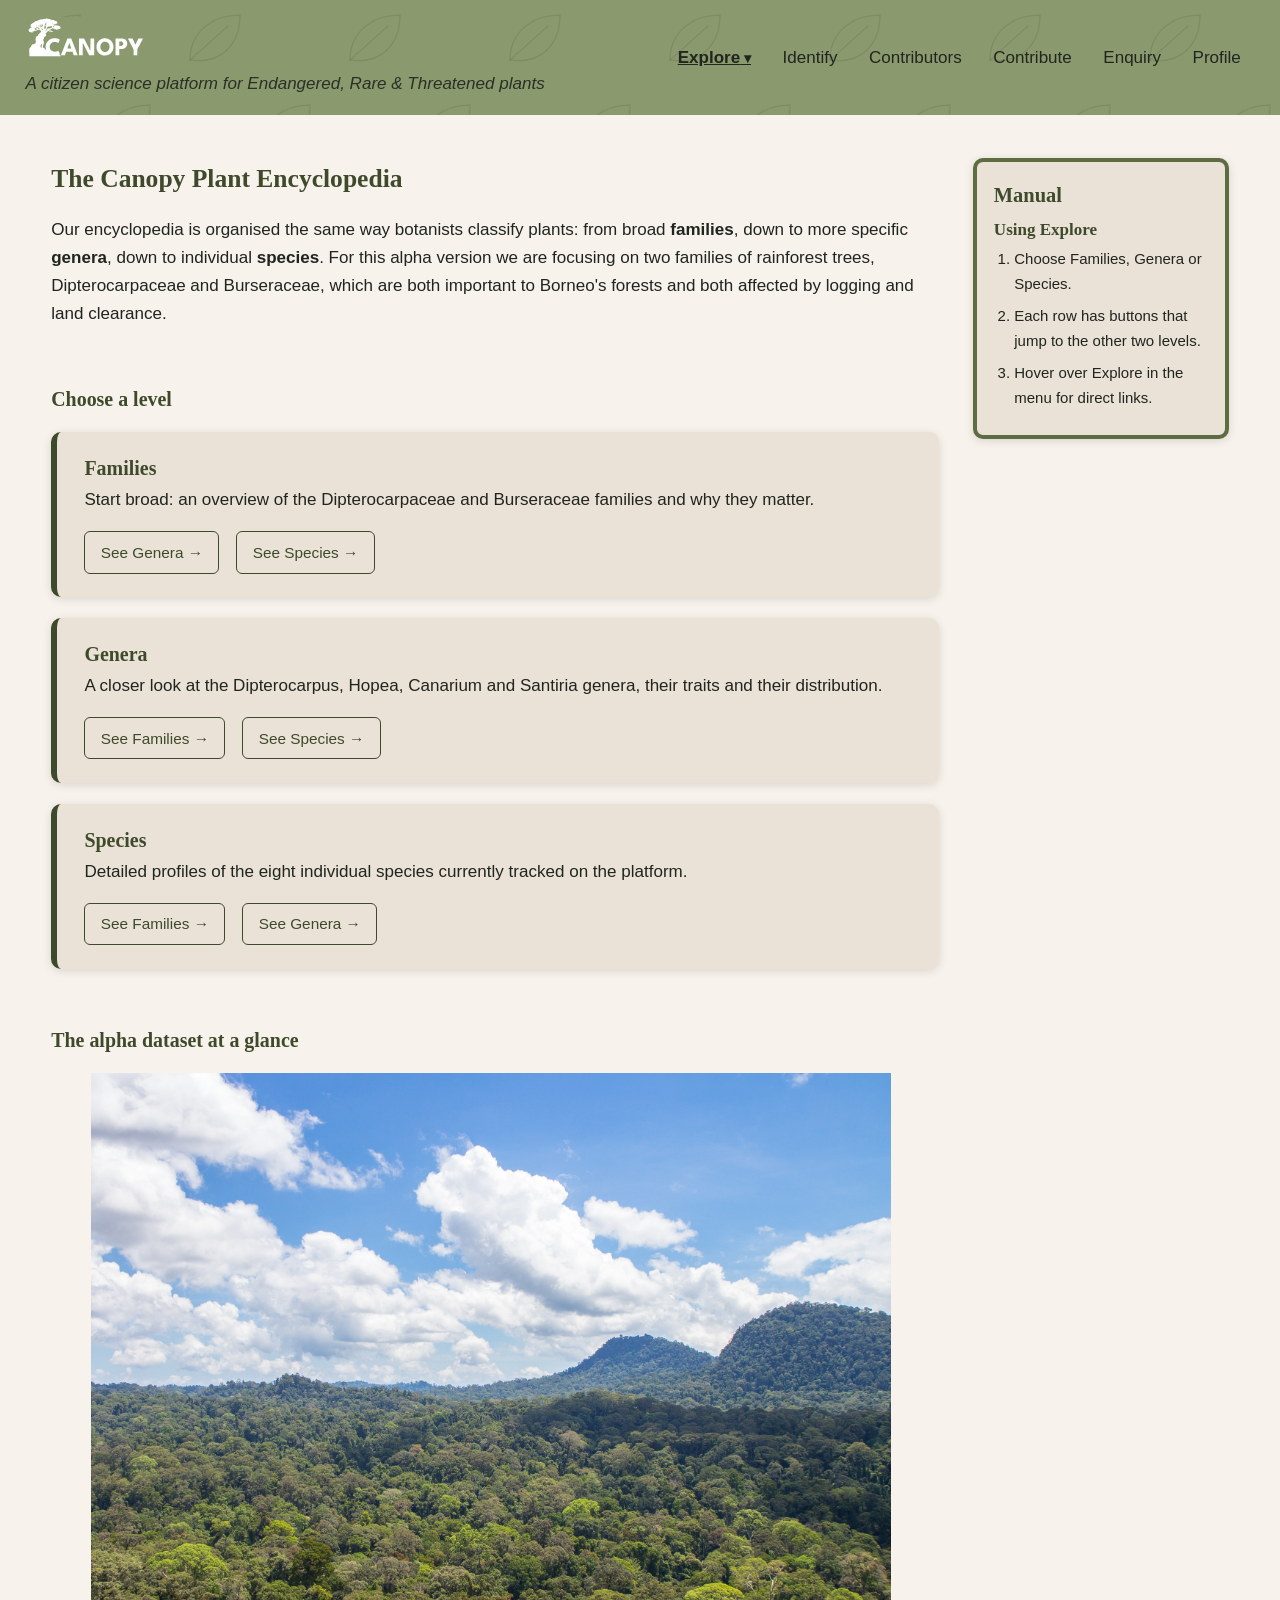
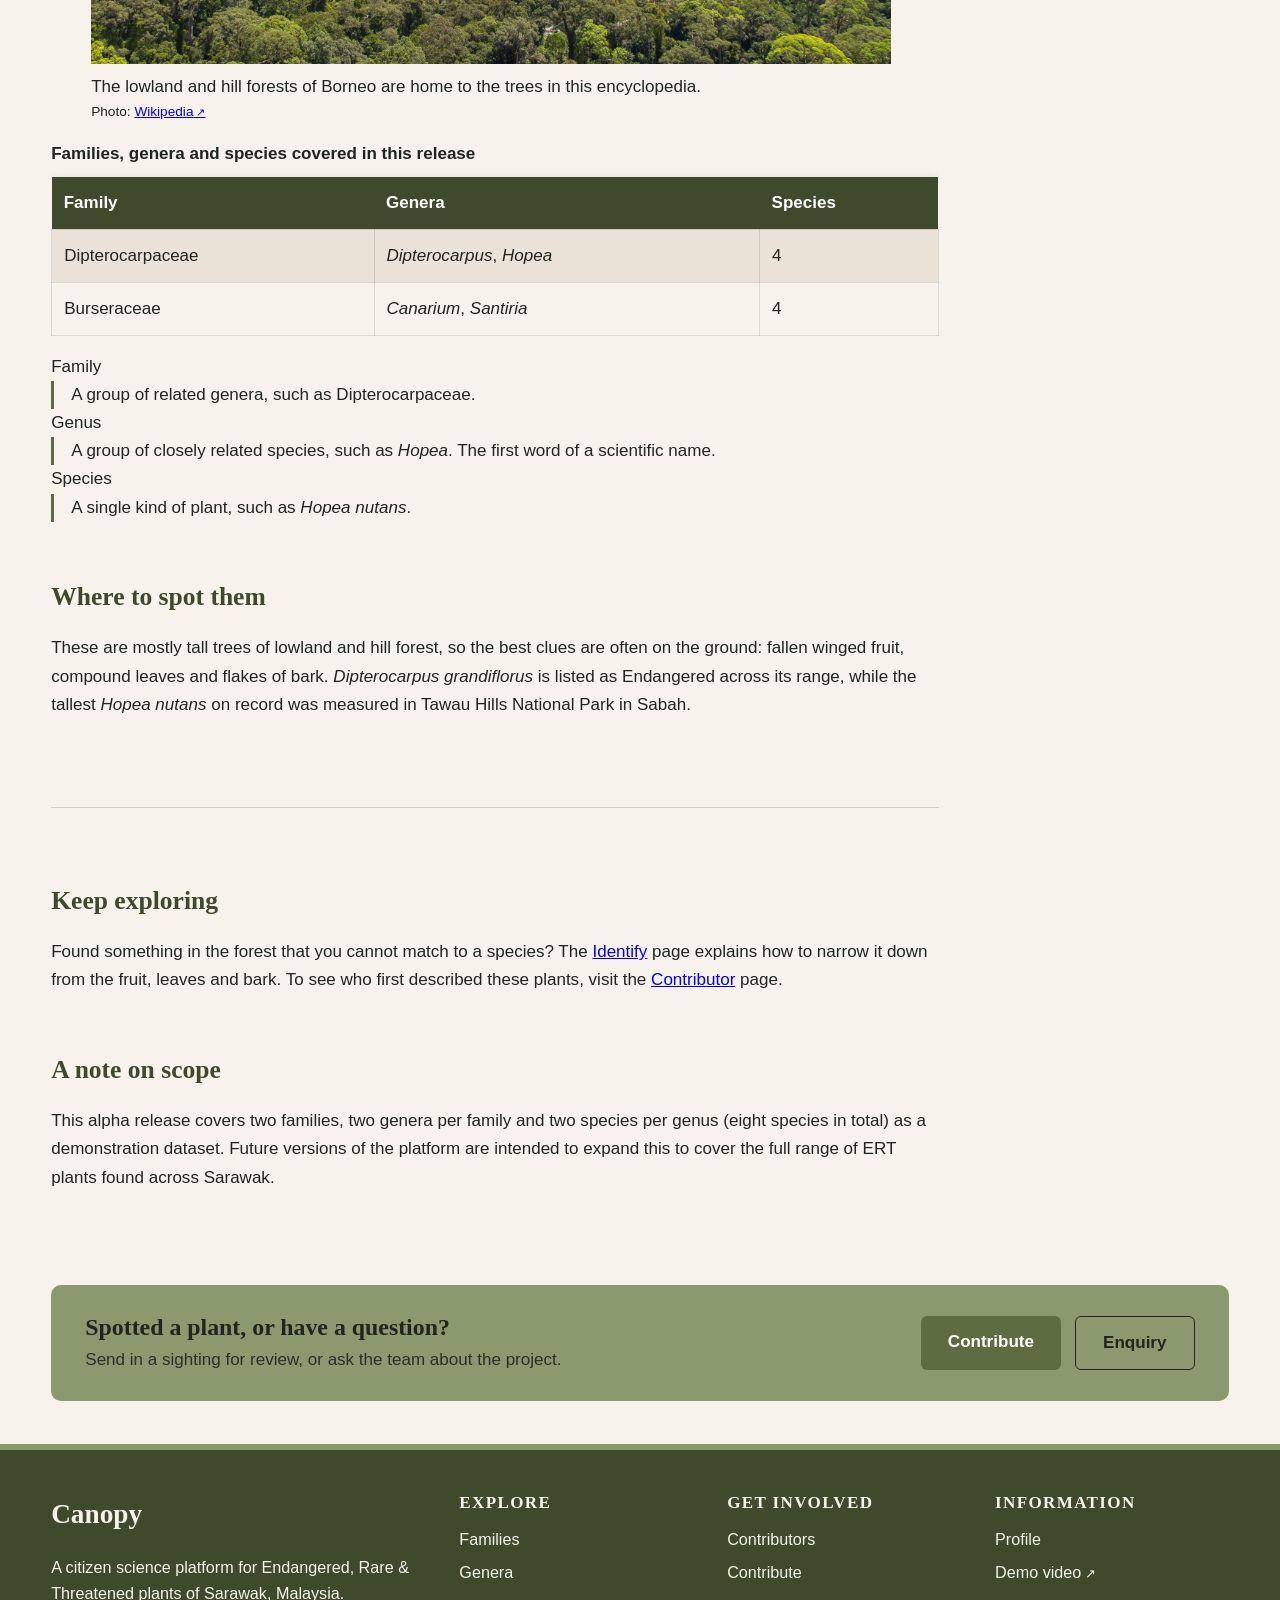
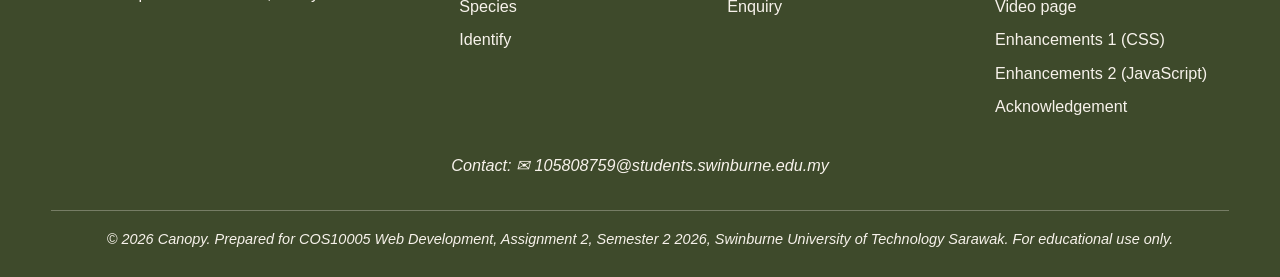
<file: explore.html>
<!DOCTYPE html>
<!--
  explore.html explore overview page
  COS10005 Web Development, Assignment 2 (Semester 2, 2026)
  Lincoln Kho Jia Heng, 105808759
-->
<html xmlns="http://www.w3.org/1999/xhtml" lang="en" xml:lang="en">
<head>
    <meta charset="UTF-8" />
    <meta name="viewport" content="width=device-width, initial-scale=1.0" />
    <meta name="author" content="Lincoln Kho Jia Heng (105808759)" />
    <meta name="keywords" content="Sarawak, plants, ERT, citizen science, Dipterocarpaceae, Burseraceae, biodiversity" />
    <meta name="description" content="Explore plant families, genera and species tracked by Canopy." />
    <title>Canopy | Explore</title>
    <link rel="stylesheet" href="styles/style.css" />
    <link rel="stylesheet" href="styles/mobile.css" media="screen and (max-width: 700px)" />
    <script src="scripts/script.js" defer="defer"></script>
    <script src="scripts/enhancements.js" defer="defer"></script>
</head>
<body>
    <!-- top of the page: logo, tagline, menu -->
    <header>
        <h1 class="brand">
            <a href="index.html" class="brand-link">
                <img src="images/logo.svg" alt="Canopy logo" class="logo-icon" width="56" height="34" />
            </a>
        </h1>
        <p class="tagline">A citizen science platform for Endangered, Rare &amp; Threatened plants</p>
        <nav>
            <!-- hamburger menu for phones: hidden checkbox and label, no JavaScript -->
            <input type="checkbox" id="nav-toggle" class="nav-toggle" />
            <label for="nav-toggle" class="nav-toggle-label"><span class="burger-icon">&#9776;</span><span class="burger-text">Menu</span></label>
            <ul class="menu">
                <li class="has-dropdown">
                    <a href="explore.html">Explore</a>
                    <ul class="dropdown">
                        <li><a href="explore1.html">Families</a></li>
                        <li><a href="explore2.html">Genera</a></li>
                        <li><a href="explore3.html">Species</a></li>
                    </ul>
                </li>
                <li><a href="identify.html">Identify</a></li>
                <li><a href="contributor.html">Contributors</a></li>
                <li><a href="contribute.html">Contribute</a></li>
                <li><a href="enquiry.html">Enquiry</a></li>
                <li><a href="profile.html">Profile</a></li>
            </ul>
        </nav>
    </header>

    <!-- wrapper: main column on the left, manual box on the right -->
    <div class="page-layout">
    <!-- main part of the page -->
    <main>
        <section>
            <h2>The Canopy Plant Encyclopedia</h2>
            <p>
                Our encyclopedia is organised the same way botanists classify plants: from broad
                <strong>families</strong>, down to more specific <strong>genera</strong>, down to individual
                <strong>species</strong>. For this alpha version we are focusing on two families of rainforest trees,
                Dipterocarpaceae and Burseraceae, which are both important to Borneo's forests and both
                affected by logging and land clearance.
            </p>
        </section>

        <!-- section: category cards -->
        <section id="category-cards">
            <h3>Choose a level</h3>
            <div class="category-column">
                <article class="category-row">
                    <div class="category-row-text">
                        <h3><a href="explore1.html">Families</a></h3>
                        <p>Start broad: an overview of the Dipterocarpaceae and Burseraceae families and why they matter.</p>
                    </div>
                    <div class="category-row-links">
                        <a href="explore2.html" class="btn">See Genera &#8594;</a>
                        <a href="explore3.html" class="btn">See Species &#8594;</a>
                    </div>
                </article>

                <article class="category-row">
                    <div class="category-row-text">
                        <h3><a href="explore2.html">Genera</a></h3>
                        <p>A closer look at the Dipterocarpus, Hopea, Canarium and Santiria genera, their traits and their distribution.</p>
                    </div>
                    <div class="category-row-links">
                        <a href="explore1.html" class="btn">See Families &#8594;</a>
                        <a href="explore3.html" class="btn">See Species &#8594;</a>
                    </div>
                </article>

                <article class="category-row">
                    <div class="category-row-text">
                        <h3><a href="explore3.html">Species</a></h3>
                        <p>Detailed profiles of the eight individual species currently tracked on the platform.</p>
                    </div>
                    <div class="category-row-links">
                        <a href="explore1.html" class="btn">See Families &#8594;</a>
                        <a href="explore2.html" class="btn">See Genera &#8594;</a>
                    </div>
                </article>
            </div>
        </section>

        <!-- section: dataset overview -->
        <section id="dataset-overview">
            <h3>The alpha dataset at a glance</h3>
            <figure>
                <img src="images/hero-rainforest.jpg" alt="Bornean rainforest canopy in Sarawak" width="800" height="400" />
                <figcaption>The lowland and hill forests of Borneo are home to the trees in this encyclopedia. <span class="photo-credit">Photo: <a href="https://en.wikipedia.org/wiki/Borneo_lowland_rain_forests#/media/File:Primary_Rainforest_(10623380025).jpg">Wikipedia</a></span></figcaption>
            </figure>
            <div class="table-scroll">
                <!-- table: Families, genera and species covered in this release -->
                <table class="data-table">
                    <caption>Families, genera and species covered in this release</caption>
                    <thead>
                        <tr><th scope="col">Family</th><th scope="col">Genera</th><th scope="col">Species</th></tr>
                    </thead>
                    <tbody>
                        <tr><td>Dipterocarpaceae</td><td><em>Dipterocarpus</em>, <em>Hopea</em></td><td>4</td></tr>
                        <tr><td>Burseraceae</td><td><em>Canarium</em>, <em>Santiria</em></td><td>4</td></tr>
                    </tbody>
                </table>
            </div>
            <!-- definition list -->
            <dl>
                <dt>Family</dt>
                <dd>A group of related genera, such as Dipterocarpaceae.</dd>
                <dt>Genus</dt>
                <dd>A group of closely related species, such as <em>Hopea</em>. The first word of a scientific name.</dd>
                <dt>Species</dt>
                <dd>A single kind of plant, such as <em>Hopea nutans</em>.</dd>
            </dl>
        </section>

        <!-- section: location notes -->
        <section id="location-notes">
            <h2>Where to spot them</h2>
            <p>
                These are mostly tall trees of lowland and hill forest, so the best clues are often on the ground:
                fallen winged fruit, compound leaves and flakes of bark. <em>Dipterocarpus grandiflorus</em> is
                listed as Endangered across its range, while the tallest <em>Hopea nutans</em> on record was
                measured in Tawau Hills National Park in Sabah.
            </p>
        </section>

        <hr />

        <!-- section: related pages -->
        <section id="related-pages">
            <h2>Keep exploring</h2>
            <p>
                Found something in the forest that you cannot match to a species? The
                <a href="identify.html">Identify</a> page explains how to narrow it down from the fruit, leaves and bark.
                To see who first described these plants, visit the <a href="contributor.html">Contributor</a> page.
            </p>
        </section>

        <!-- aside: a related note -->
        <aside>
            <h2>A note on scope</h2>
            <p>
                This alpha release covers two families, two genera per family and two species per genus (eight
                species in total) as a demonstration dataset. Future versions of the platform are intended to
                expand this to cover the full range of ERT plants found across Sarawak.
            </p>
        </aside>
    </main>
    <!-- manual box (aside), floats right -->
    <aside class="manual-box" aria-label="Page manual">
        <h2>Manual</h2>
        <h3>Using Explore</h3>
        <!-- ordered list -->
        <ol>
            <li>Choose Families, Genera or Species.</li>
            <li>Each row has buttons that jump to the other two levels.</li>
            <li>Hover over Explore in the menu for direct links.</li>
        </ol>
    </aside>
    </div>

    <!-- bottom bar: buttons to Contribute and Enquiry -->
    <section class="cta-bar" aria-label="Get involved">
        <div class="cta-text">
            <h2>Spotted a plant, or have a question?</h2>
            <p>Send in a sighting for review, or ask the team about the project.</p>
        </div>
        <div class="cta-actions">
            <a href="contribute.html" class="btn cta-primary">Contribute</a>
            <a href="enquiry.html" class="btn cta-secondary">Enquiry</a>
        </div>
    </section>

    <!-- footer: links, my email (mailto) and copyright -->
    <footer>
        <div class="footer-grid">
            <div class="footer-about">
                <p class="footer-brand">Canopy</p>
                <p>A citizen science platform for Endangered, Rare &amp; Threatened plants of Sarawak, Malaysia.</p>
            </div>
            <nav class="footer-col" aria-label="Explore plants">
                <h2>Explore</h2>
                <ul>
                    <li><a href="explore1.html">Families</a></li>
                    <li><a href="explore2.html">Genera</a></li>
                    <li><a href="explore3.html">Species</a></li>
                    <li><a href="identify.html">Identify</a></li>
                </ul>
            </nav>
            <nav class="footer-col" aria-label="Get involved">
                <h2>Get involved</h2>
                <ul>
                    <li><a href="contributor.html">Contributors</a></li>
                    <li><a href="contribute.html">Contribute</a></li>
                    <li><a href="enquiry.html">Enquiry</a></li>
                </ul>
            </nav>
            <nav class="footer-col" aria-label="Site information">
                <h2>Information</h2>
                <ul>
                    <li><a href="profile.html">Profile</a></li>
                    <li><a href="https://youtu.be/JJjthoW2Zk4" target="_blank" rel="noopener">Demo video</a></li>
                    <li><a href="video.html">Video page</a></li>
                    <li><a href="enhancement1.html">Enhancements 1 (CSS)</a></li>
                    <li><a href="enhancement2.html">Enhancements 2 (JavaScript)</a></li>
                    <li><a href="acknowledgement.html">Acknowledgement</a></li>
                </ul>
            </nav>
        </div>
        <p class="footer-contact">Contact: <a href="mailto:105808759@students.swinburne.edu.my">105808759@students.swinburne.edu.my</a></p>
        <p class="footer-legal">&#169; 2026 Canopy. Prepared for COS10005 Web Development, Assignment 2, Semester 2 2026, Swinburne University of Technology Sarawak. For educational use only.</p>
    </footer>
</body>
</html>
</file>
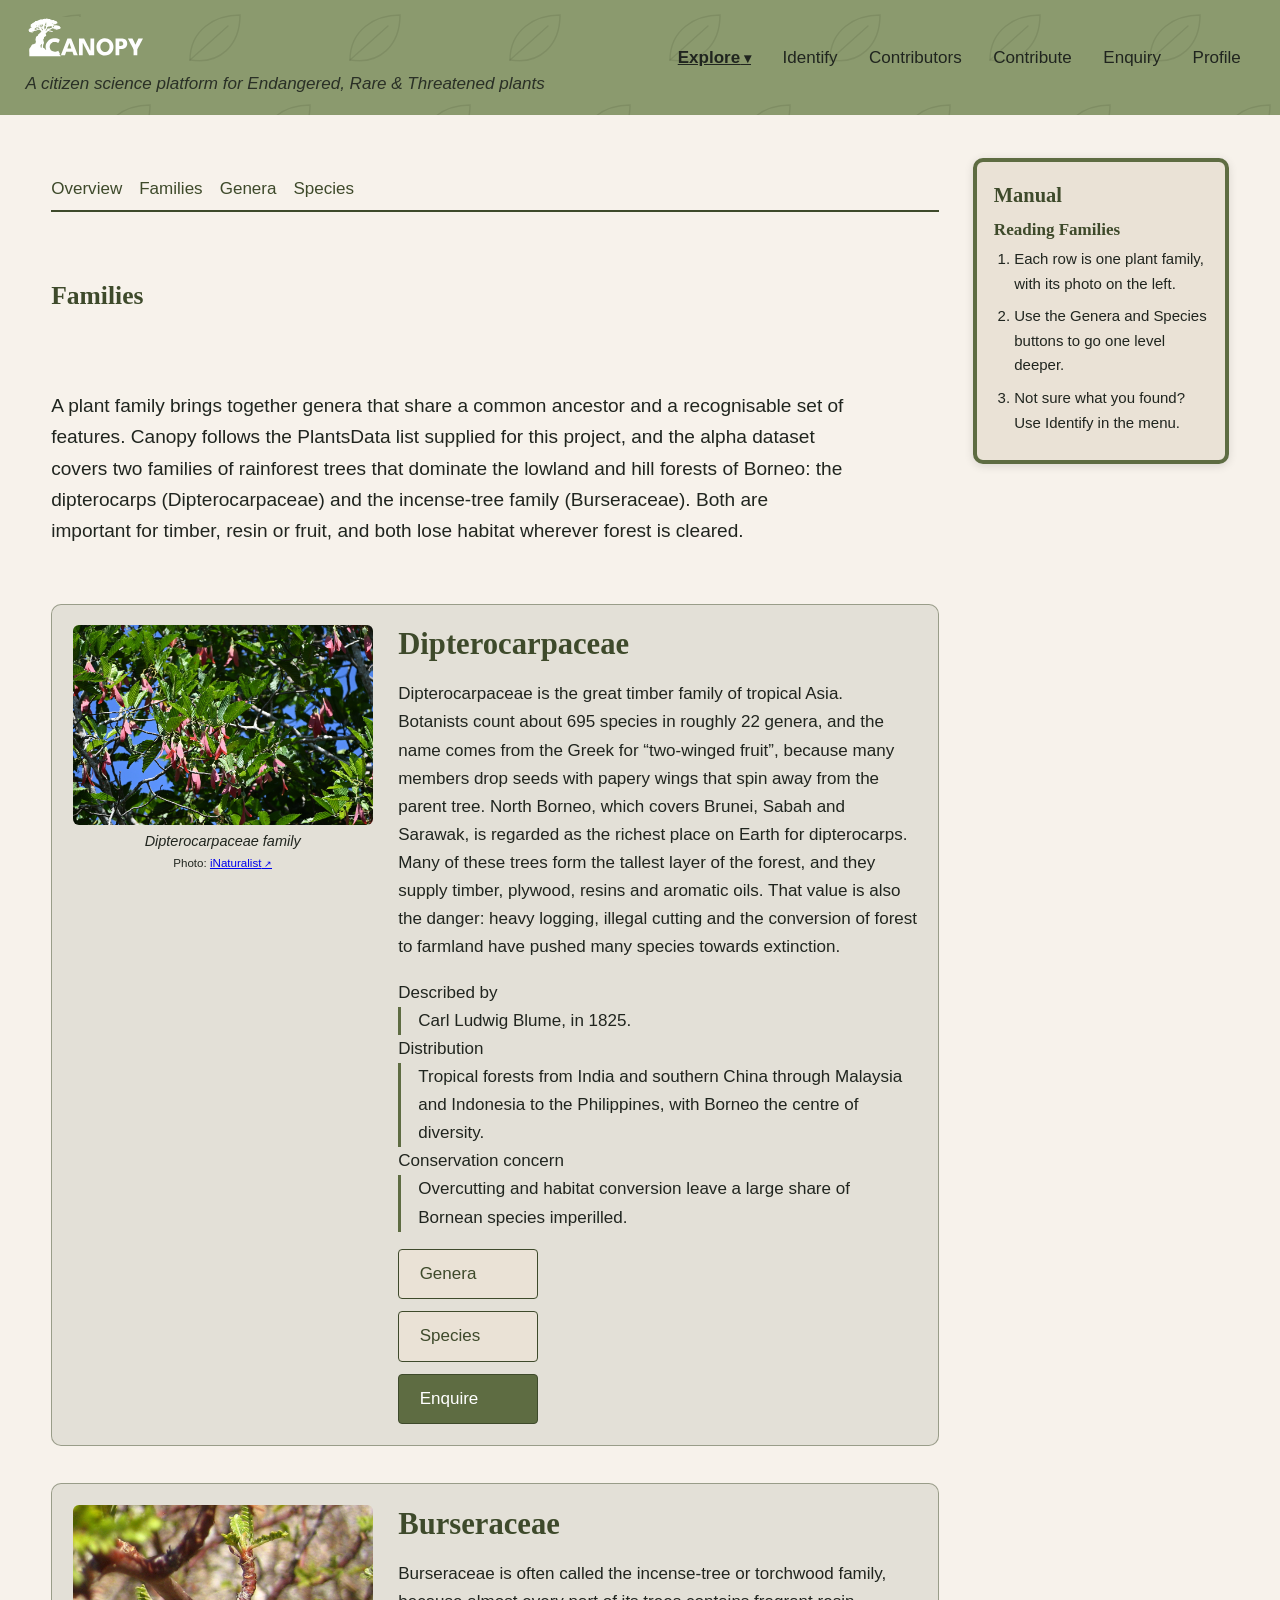
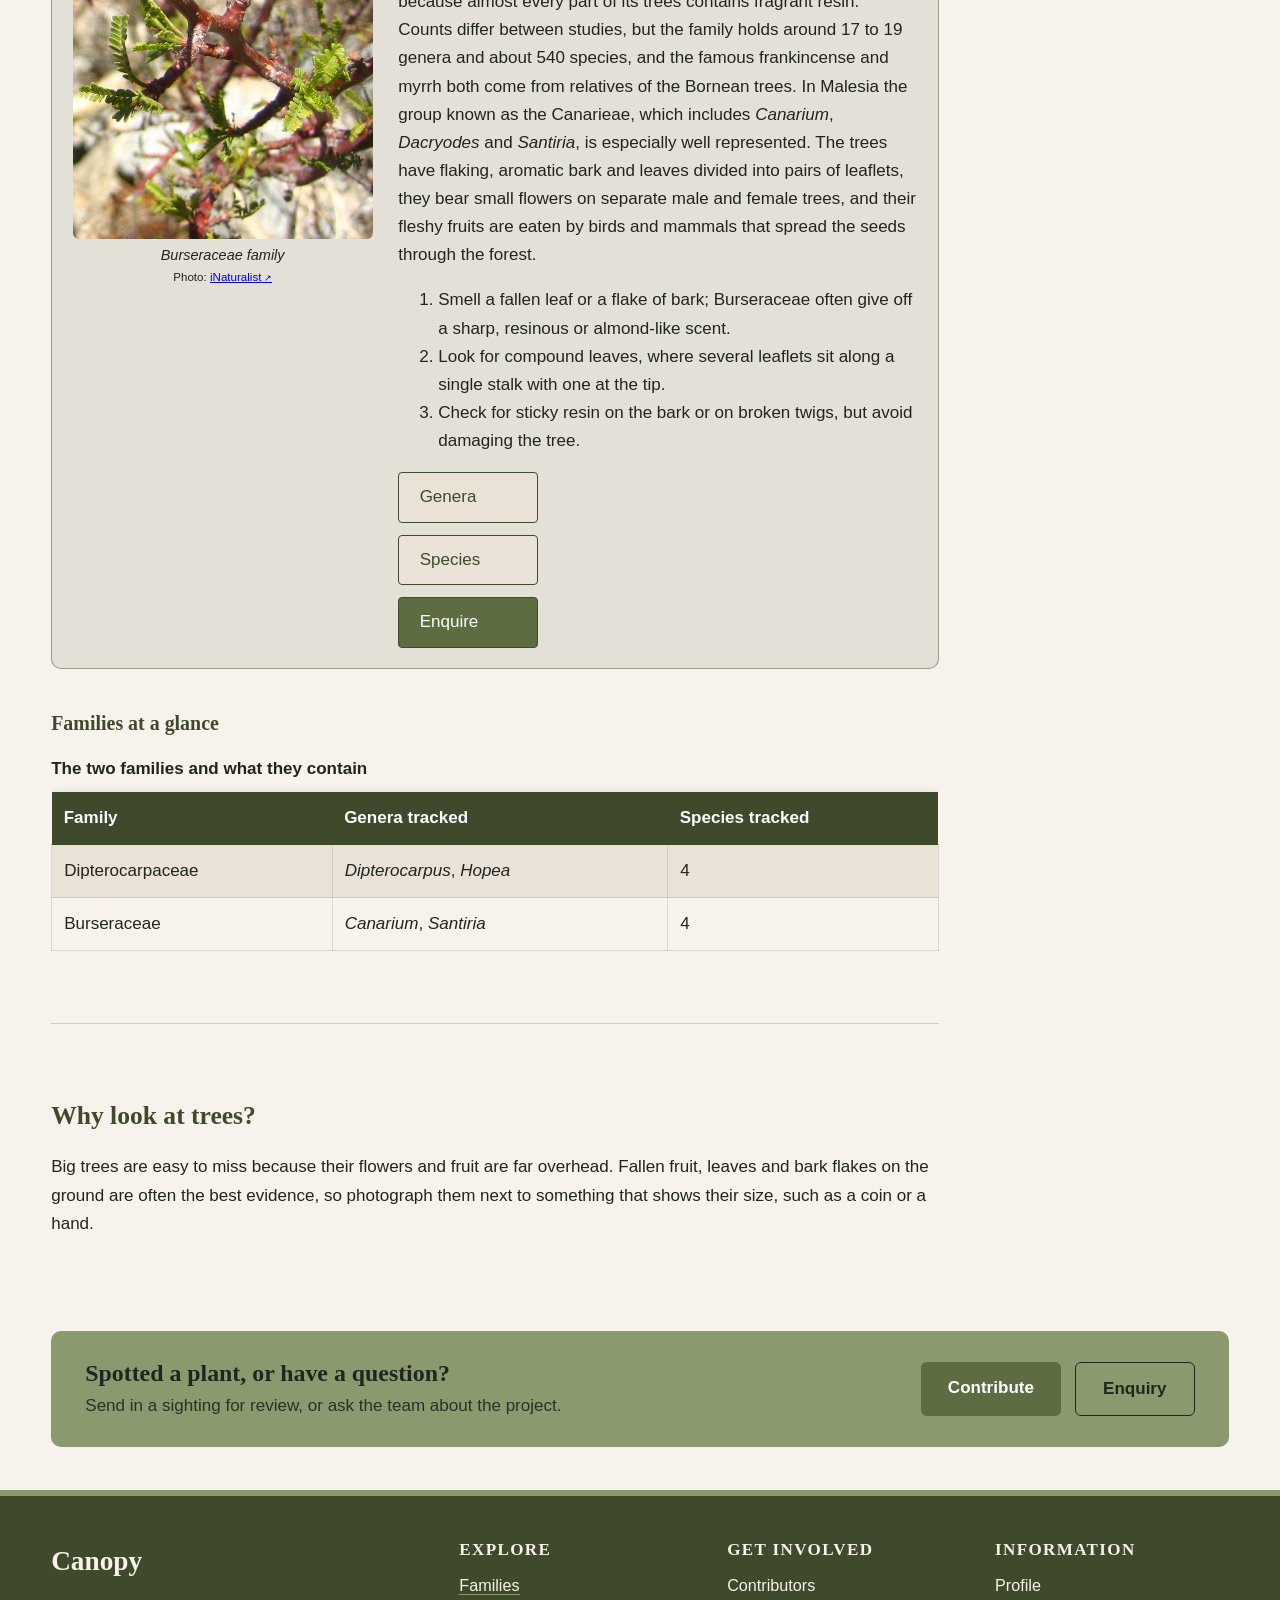
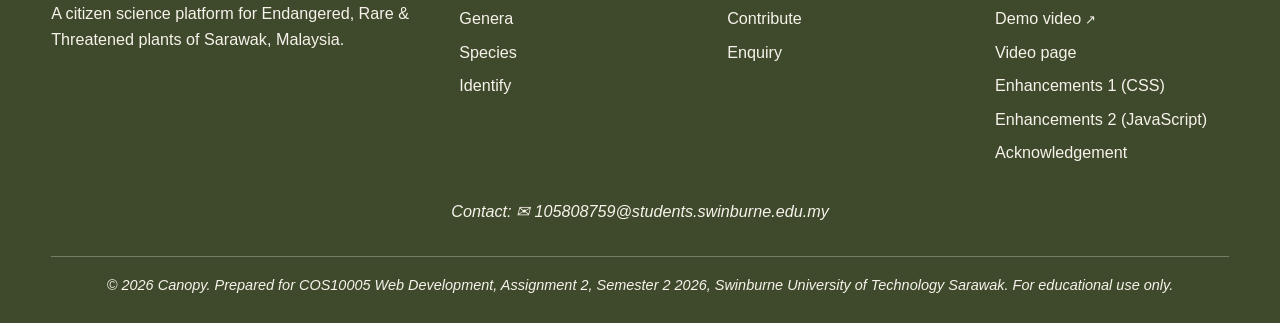
<file: explore1.html>
<!DOCTYPE html>
<!--
  explore1.html families page
  COS10005 Web Development, Assignment 2 (Semester 2, 2026)
  Lincoln Kho Jia Heng, 105808759
-->
<html xmlns="http://www.w3.org/1999/xhtml" lang="en" xml:lang="en">
<head>
    <meta charset="UTF-8" />
    <meta name="viewport" content="width=device-width, initial-scale=1.0" />
    <meta name="author" content="Lincoln Kho Jia Heng (105808759)" />
    <meta name="keywords" content="Sarawak, plants, ERT, citizen science, Dipterocarpaceae, Burseraceae, biodiversity" />
    <meta name="description" content="Overview of the Dipterocarpaceae and Burseraceae plant families tracked by Canopy." />
    <title>Canopy | Families</title>
    <link rel="stylesheet" href="styles/style.css" />
    <link rel="stylesheet" href="styles/mobile.css" media="screen and (max-width: 700px)" />
    <script src="scripts/script.js" defer="defer"></script>
    <script src="scripts/enhancements.js" defer="defer"></script>
</head>
<body>
    <!-- top of the page: logo, tagline, menu -->
    <header>
        <h1 class="brand">
            <a href="index.html" class="brand-link">
                <img src="images/logo.svg" alt="Canopy logo" class="logo-icon" width="56" height="34" />
            </a>
        </h1>
        <p class="tagline">A citizen science platform for Endangered, Rare &amp; Threatened plants</p>
        <nav>
            <!-- hamburger menu for phones: hidden checkbox and label, no JavaScript -->
            <input type="checkbox" id="nav-toggle" class="nav-toggle" />
            <label for="nav-toggle" class="nav-toggle-label"><span class="burger-icon">&#9776;</span><span class="burger-text">Menu</span></label>
            <ul class="menu">
                <li class="has-dropdown">
                    <a href="explore.html">Explore</a>
                    <ul class="dropdown">
                        <li><a href="explore1.html">Families</a></li>
                        <li><a href="explore2.html">Genera</a></li>
                        <li><a href="explore3.html">Species</a></li>
                    </ul>
                </li>
                <li><a href="identify.html">Identify</a></li>
                <li><a href="contributor.html">Contributors</a></li>
                <li><a href="contribute.html">Contribute</a></li>
                <li><a href="enquiry.html">Enquiry</a></li>
                <li><a href="profile.html">Profile</a></li>
            </ul>
        </nav>
    </header>

    <!-- wrapper: main column on the left, manual box on the right -->
    <div class="page-layout">
    <!-- main part of the page -->
    <main>
        <nav class="submenu" aria-label="Explore sections">
            <ul>
                <li><a href="explore.html">Overview</a></li>
                <li><a href="explore1.html">Families</a></li>
                <li><a href="explore2.html">Genera</a></li>
                <li><a href="explore3.html">Species</a></li>
            </ul>
        </nav>

        <h2>Families</h2>
        <p>
            A plant family brings together genera that share a common ancestor and a recognisable set of features.
            Canopy follows the PlantsData list supplied for this project, and the alpha dataset covers two families
            of rainforest trees that dominate the lowland and hill forests of Borneo: the dipterocarps
            (Dipterocarpaceae) and the incense-tree family (Burseraceae). Both are important for timber, resin or
            fruit, and both lose habitat wherever forest is cleared.
        </p>

        <!-- section: dipterocarpaceae -->
        <section id="dipterocarpaceae" class="explore-row">
            <figure class="explore-row-media">
                <img src="images/dipterocarpaceae-family.jpg" alt="A tall dipterocarp tree rising above the rainforest canopy" width="600" height="400" />
                <figcaption>Dipterocarpaceae family <span class="photo-credit">Photo: <a href="https://www.inaturalist.org/observations/397683864">iNaturalist</a></span></figcaption>
            </figure>
            <div class="explore-row-body">
                <h3>Dipterocarpaceae</h3>
            <p>
                Dipterocarpaceae is the great timber family of tropical Asia. Botanists count about 695 species in
                roughly 22 genera, and the name comes from the Greek for &#8220;two-winged fruit&#8221;, because
                many members drop seeds with papery wings that spin away from the parent tree. North Borneo, which
                covers Brunei, Sabah and Sarawak, is regarded as the richest place on Earth for dipterocarps. Many
                of these trees form the tallest layer of the forest, and they supply timber, plywood, resins and
                aromatic oils. That value is also the danger: heavy logging, illegal cutting and the conversion
                of forest to farmland have pushed many species towards extinction.
            </p>
            <!-- definition list -->
            <dl>
                <dt>Described by</dt>
                <dd>Carl Ludwig Blume, in 1825.</dd>
                <dt>Distribution</dt>
                <dd>Tropical forests from India and southern China through Malaysia and Indonesia to the Philippines, with Borneo the centre of diversity.</dd>
                <dt>Conservation concern</dt>
                <dd>Overcutting and habitat conversion leave a large share of Bornean species imperilled.</dd>
            </dl>
                <div class="explore-row-links">
                    <a href="explore2.html" class="btn">Genera</a><a href="explore3.html" class="btn">Species</a>
                    <a href="enquiry.html" class="btn btn-enquire" data-enquiry-name="Dipterocarpaceae" data-enquiry-type="Family">Enquire</a>
                </div>
            </div>
        </section>

        <!-- section: burseraceae -->
        <section id="burseraceae" class="explore-row">
            <figure class="explore-row-media">
                <img src="images/burseraceae-family.jpg" alt="Resin-bearing Burseraceae tree with a pinnate compound leaf" width="600" height="400" />
                <figcaption>Burseraceae family <span class="photo-credit">Photo: <a href="https://www.inaturalist.org/photos/24912?size=original">iNaturalist</a></span></figcaption>
            </figure>
            <div class="explore-row-body">
                <h3>Burseraceae</h3>
            <p>
                Burseraceae is often called the incense-tree or torchwood family, because almost every part of
                its trees contains fragrant resin. Counts differ between studies, but the family holds around
                17 to 19 genera and about 540 species, and the famous frankincense and myrrh both come from
                relatives of the Bornean trees. In Malesia the group known as the Canarieae, which includes
                <em>Canarium</em>, <em>Dacryodes</em> and <em>Santiria</em>, is especially well represented.
                The trees have flaking, aromatic bark and leaves divided into pairs of leaflets, they bear
                small flowers on separate male and female trees, and their fleshy fruits are eaten by birds and
                mammals that spread the seeds through the forest.
            </p>
            <!-- ordered list -->
            <ol>
                <li>Smell a fallen leaf or a flake of bark; Burseraceae often give off a sharp, resinous or almond-like scent.</li>
                <li>Look for compound leaves, where several leaflets sit along a single stalk with one at the tip.</li>
                <li>Check for sticky resin on the bark or on broken twigs, but avoid damaging the tree.</li>
            </ol>
                <div class="explore-row-links">
                    <a href="explore2.html" class="btn">Genera</a><a href="explore3.html" class="btn">Species</a>
                    <a href="enquiry.html" class="btn btn-enquire" data-enquiry-name="Burseraceae" data-enquiry-type="Family">Enquire</a>
                </div>
            </div>
        </section>

        <!-- section: families glance -->
        <section id="families-glance">
            <h3>Families at a glance</h3>
            <div class="table-scroll">
                <!-- table: The two families and what they contain -->
                <table class="data-table">
                    <caption>The two families and what they contain</caption>
                    <thead>
                        <tr><th scope="col">Family</th><th scope="col">Genera tracked</th><th scope="col">Species tracked</th></tr>
                    </thead>
                    <tbody>
                        <tr><td>Dipterocarpaceae</td><td><em>Dipterocarpus</em>, <em>Hopea</em></td><td>4</td></tr>
                        <tr><td>Burseraceae</td><td><em>Canarium</em>, <em>Santiria</em></td><td>4</td></tr>
                    </tbody>
                </table>
            </div>
        </section>

        <hr />

        <!-- aside: a related note -->
        <aside>
            <h2>Why look at trees?</h2>
            <p>
                Big trees are easy to miss because their flowers and fruit are far overhead. Fallen fruit, leaves and
                bark flakes on the ground are often the best evidence, so photograph them next to something that
                shows their size, such as a coin or a hand.
            </p>
        </aside>
    </main>
    <!-- manual box (aside), floats right -->
    <aside class="manual-box" aria-label="Page manual">
        <h2>Manual</h2>
        <h3>Reading Families</h3>
        <!-- ordered list -->
        <ol>
            <li>Each row is one plant family, with its photo on the left.</li>
            <li>Use the Genera and Species buttons to go one level deeper.</li>
            <li>Not sure what you found? Use Identify in the menu.</li>
        </ol>
    </aside>
    </div>

    <!-- bottom bar: buttons to Contribute and Enquiry -->
    <section class="cta-bar" aria-label="Get involved">
        <div class="cta-text">
            <h2>Spotted a plant, or have a question?</h2>
            <p>Send in a sighting for review, or ask the team about the project.</p>
        </div>
        <div class="cta-actions">
            <a href="contribute.html" class="btn cta-primary">Contribute</a>
            <a href="enquiry.html" class="btn cta-secondary">Enquiry</a>
        </div>
    </section>

    <!-- footer: links, my email (mailto) and copyright -->
    <footer>
        <div class="footer-grid">
            <div class="footer-about">
                <p class="footer-brand">Canopy</p>
                <p>A citizen science platform for Endangered, Rare &amp; Threatened plants of Sarawak, Malaysia.</p>
            </div>
            <nav class="footer-col" aria-label="Explore plants">
                <h2>Explore</h2>
                <ul>
                    <li><a href="explore1.html" aria-current="page">Families</a></li>
                    <li><a href="explore2.html">Genera</a></li>
                    <li><a href="explore3.html">Species</a></li>
                    <li><a href="identify.html">Identify</a></li>
                </ul>
            </nav>
            <nav class="footer-col" aria-label="Get involved">
                <h2>Get involved</h2>
                <ul>
                    <li><a href="contributor.html">Contributors</a></li>
                    <li><a href="contribute.html">Contribute</a></li>
                    <li><a href="enquiry.html">Enquiry</a></li>
                </ul>
            </nav>
            <nav class="footer-col" aria-label="Site information">
                <h2>Information</h2>
                <ul>
                    <li><a href="profile.html">Profile</a></li>
                    <li><a href="https://youtu.be/JJjthoW2Zk4" target="_blank" rel="noopener">Demo video</a></li>
                    <li><a href="video.html">Video page</a></li>
                    <li><a href="enhancement1.html">Enhancements 1 (CSS)</a></li>
                    <li><a href="enhancement2.html">Enhancements 2 (JavaScript)</a></li>
                    <li><a href="acknowledgement.html">Acknowledgement</a></li>
                </ul>
            </nav>
        </div>
        <p class="footer-contact">Contact: <a href="mailto:105808759@students.swinburne.edu.my">105808759@students.swinburne.edu.my</a></p>
        <p class="footer-legal">&#169; 2026 Canopy. Prepared for COS10005 Web Development, Assignment 2, Semester 2 2026, Swinburne University of Technology Sarawak. For educational use only.</p>
    </footer>
</body>
</html>
</file>
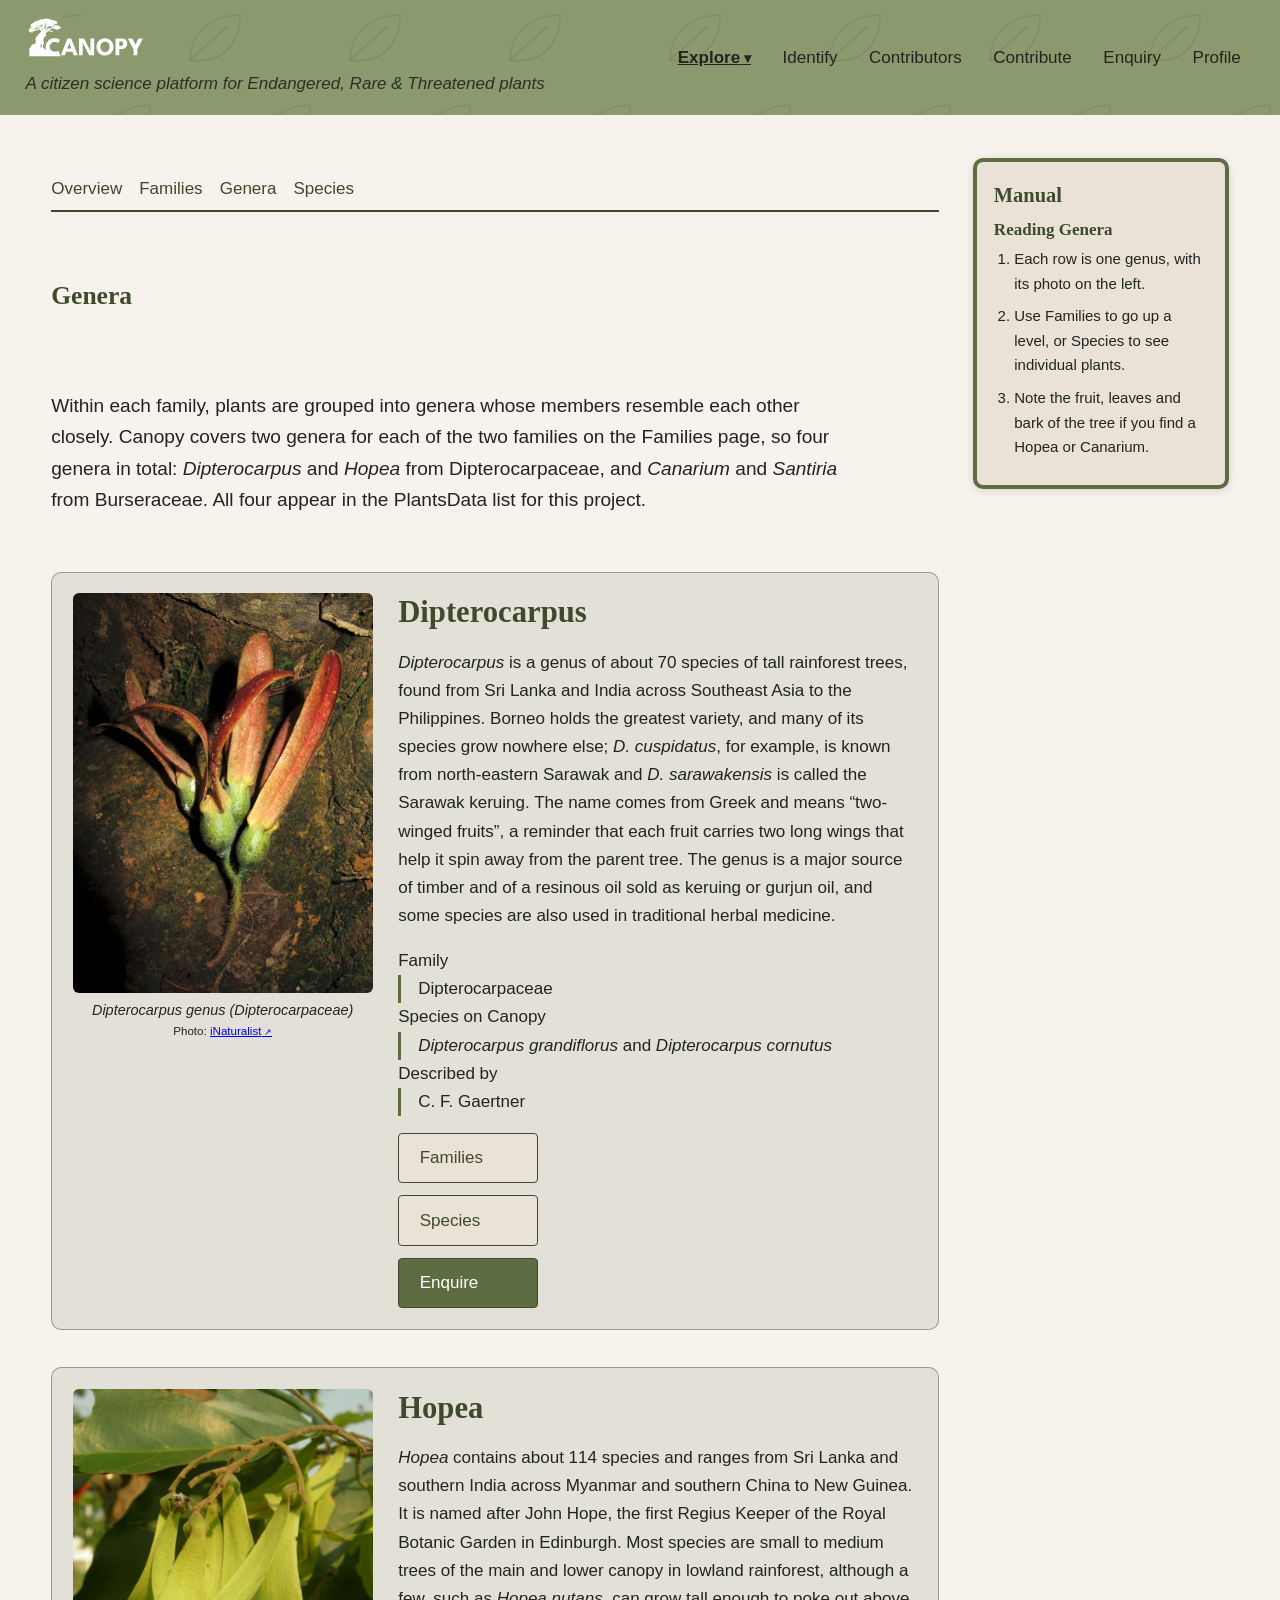
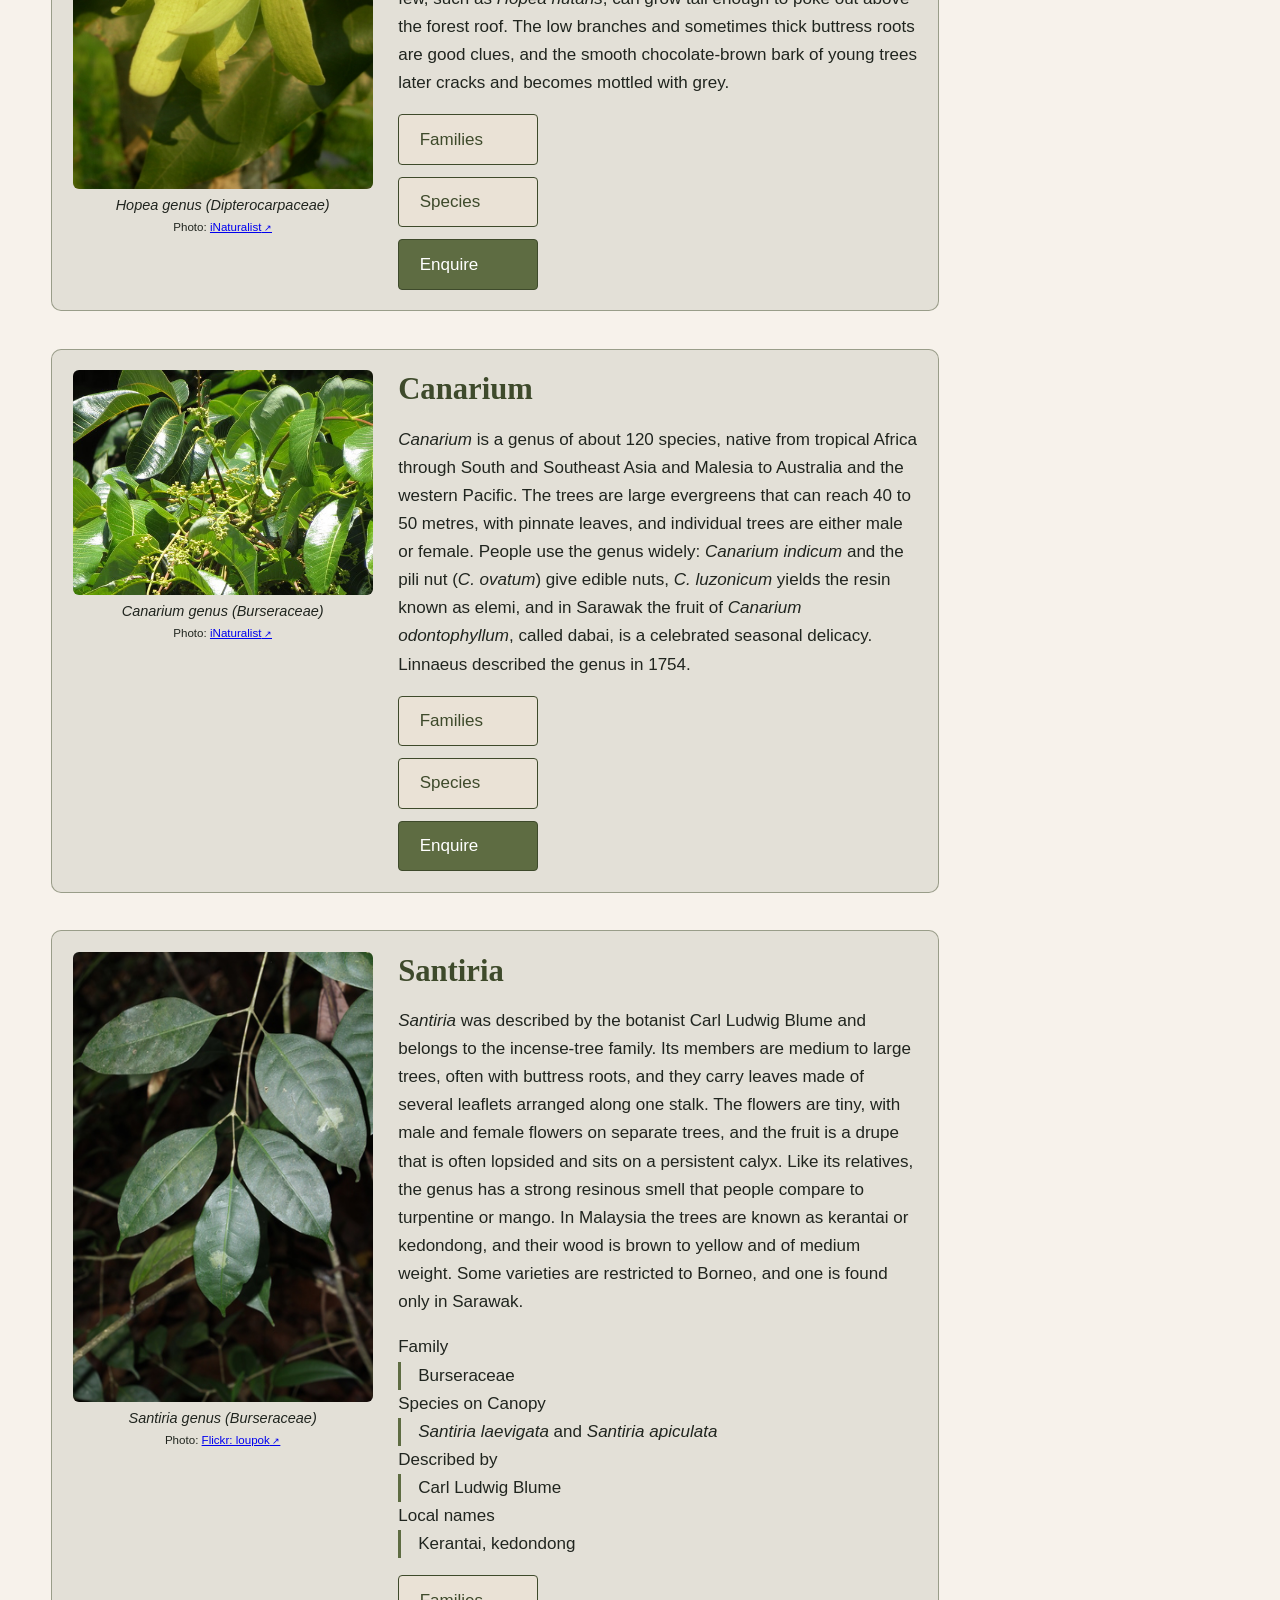
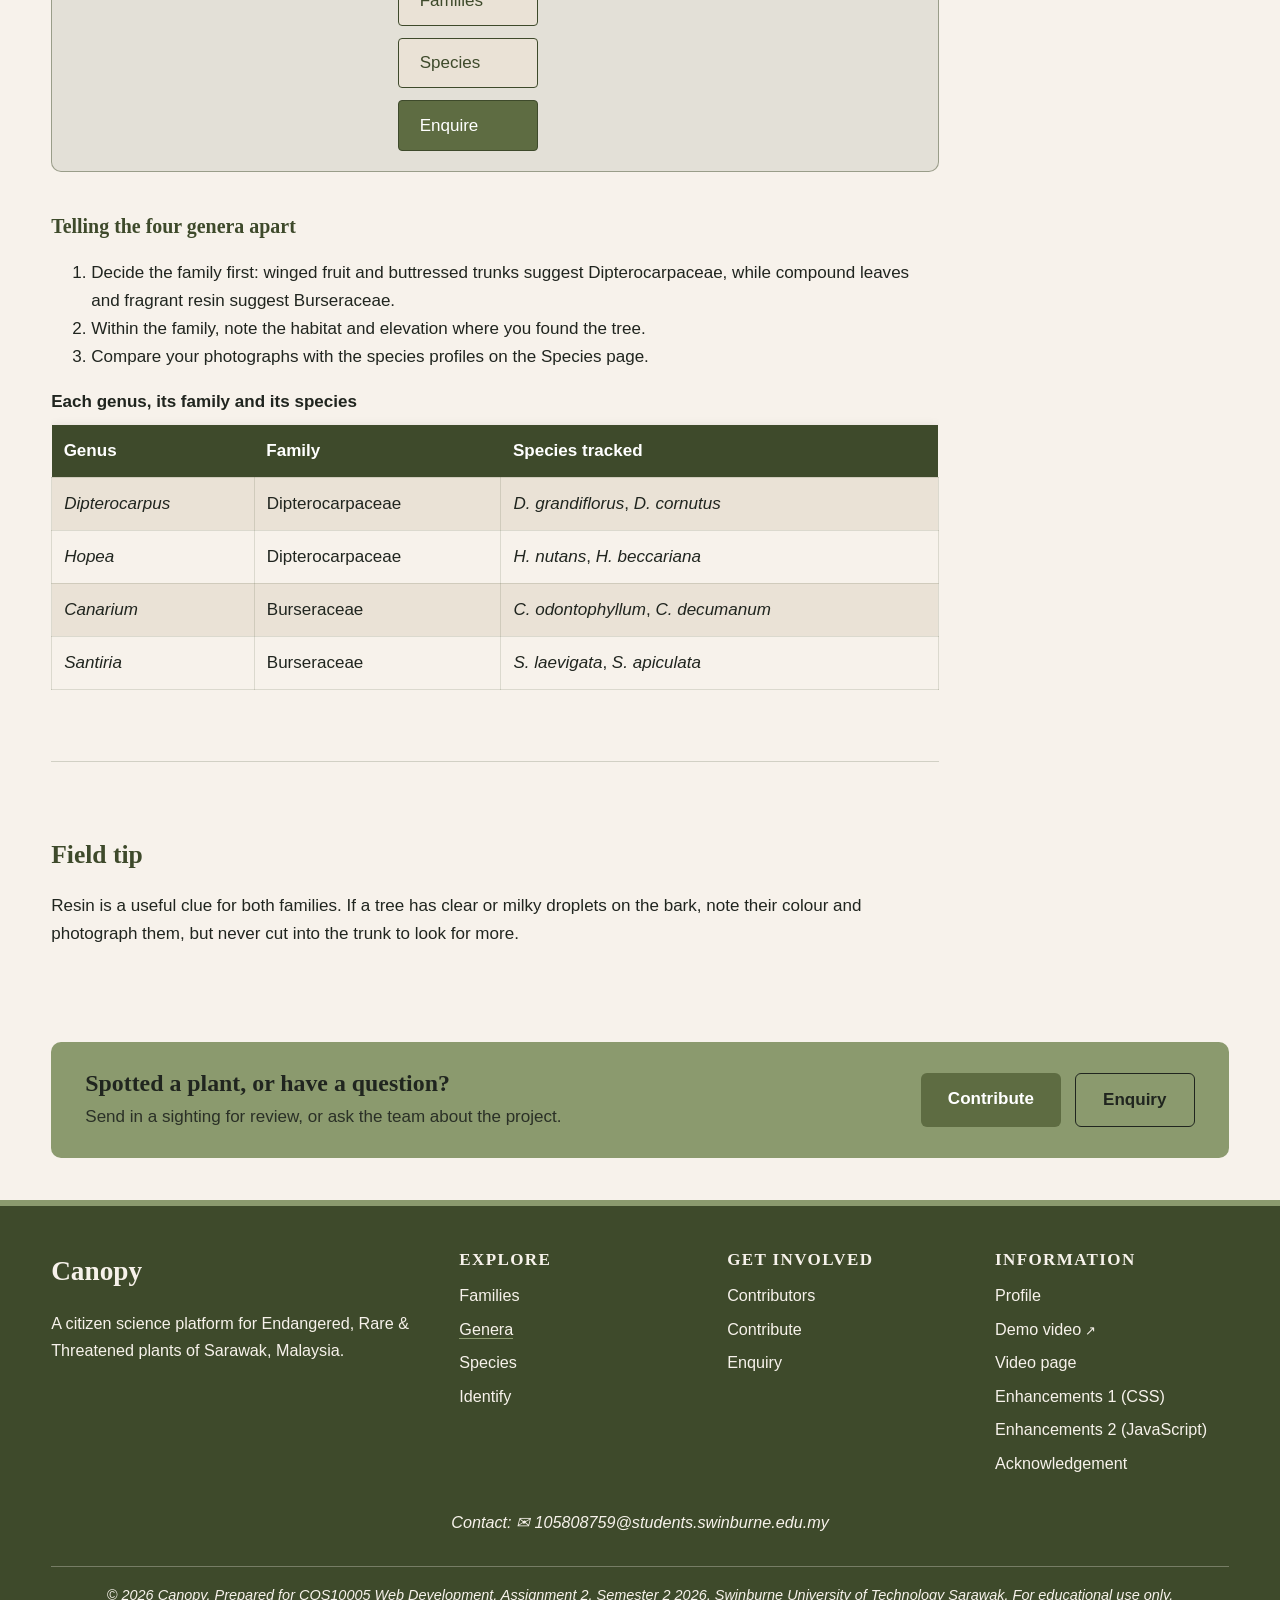
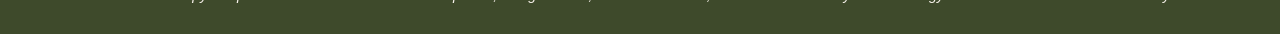
<file: explore2.html>
<!DOCTYPE html>
<!--
  explore2.html genera page
  COS10005 Web Development, Assignment 2 (Semester 2, 2026)
  Lincoln Kho Jia Heng, 105808759
-->
<html xmlns="http://www.w3.org/1999/xhtml" lang="en" xml:lang="en">
<head>
    <meta charset="UTF-8" />
    <meta name="viewport" content="width=device-width, initial-scale=1.0" />
    <meta name="author" content="Lincoln Kho Jia Heng (105808759)" />
    <meta name="keywords" content="Sarawak, plants, ERT, citizen science, Dipterocarpaceae, Burseraceae, biodiversity" />
    <meta name="description" content="Overview of the Dipterocarpus, Hopea, Canarium and Santiria genera tracked by Canopy." />
    <title>Canopy | Genera</title>
    <link rel="stylesheet" href="styles/style.css" />
    <link rel="stylesheet" href="styles/mobile.css" media="screen and (max-width: 700px)" />
    <script src="scripts/script.js" defer="defer"></script>
    <script src="scripts/enhancements.js" defer="defer"></script>
</head>
<body>
    <!-- top of the page: logo, tagline, menu -->
    <header>
        <h1 class="brand">
            <a href="index.html" class="brand-link">
                <img src="images/logo.svg" alt="Canopy logo" class="logo-icon" width="56" height="34" />
            </a>
        </h1>
        <p class="tagline">A citizen science platform for Endangered, Rare &amp; Threatened plants</p>
        <nav>
            <!-- hamburger menu for phones: hidden checkbox and label, no JavaScript -->
            <input type="checkbox" id="nav-toggle" class="nav-toggle" />
            <label for="nav-toggle" class="nav-toggle-label"><span class="burger-icon">&#9776;</span><span class="burger-text">Menu</span></label>
            <ul class="menu">
                <li class="has-dropdown">
                    <a href="explore.html">Explore</a>
                    <ul class="dropdown">
                        <li><a href="explore1.html">Families</a></li>
                        <li><a href="explore2.html">Genera</a></li>
                        <li><a href="explore3.html">Species</a></li>
                    </ul>
                </li>
                <li><a href="identify.html">Identify</a></li>
                <li><a href="contributor.html">Contributors</a></li>
                <li><a href="contribute.html">Contribute</a></li>
                <li><a href="enquiry.html">Enquiry</a></li>
                <li><a href="profile.html">Profile</a></li>
            </ul>
        </nav>
    </header>

    <!-- wrapper: main column on the left, manual box on the right -->
    <div class="page-layout">
    <!-- main part of the page -->
    <main>
        <nav class="submenu" aria-label="Explore sections">
            <ul>
                <li><a href="explore.html">Overview</a></li>
                <li><a href="explore1.html">Families</a></li>
                <li><a href="explore2.html">Genera</a></li>
                <li><a href="explore3.html">Species</a></li>
            </ul>
        </nav>

        <h2>Genera</h2>
        <p>
            Within each family, plants are grouped into genera whose members resemble each other closely. Canopy
            covers two genera for each of the two families on the Families page, so four genera in total:
            <em>Dipterocarpus</em> and <em>Hopea</em> from Dipterocarpaceae, and <em>Canarium</em> and
            <em>Santiria</em> from Burseraceae. All four appear in the PlantsData list for this project.
        </p>

        <!-- section: dipterocarpus -->
        <section id="dipterocarpus" class="explore-row">
            <figure class="explore-row-media">
                <img src="images/dipterocarpus-genus.jpg" alt="Winged fruit of a Dipterocarpus tree on the forest floor" width="600" height="400" />
                <figcaption><em>Dipterocarpus</em> genus (Dipterocarpaceae) <span class="photo-credit">Photo: <a href="https://www.inaturalist.org/observations/344316033">iNaturalist</a></span></figcaption>
            </figure>
            <div class="explore-row-body">
                <h3>Dipterocarpus</h3>
            <p>
                <em>Dipterocarpus</em> is a genus of about 70 species of tall rainforest trees, found from Sri Lanka and
                India across Southeast Asia to the Philippines. Borneo holds the greatest variety, and many of its
                species grow nowhere else; <em>D. cuspidatus</em>, for example, is known from north-eastern Sarawak and
                <em>D. sarawakensis</em> is called the Sarawak keruing. The name comes from Greek and means
                &#8220;two-winged fruits&#8221;, a reminder that each fruit carries two long wings that help it spin away
                from the parent tree. The genus is a major source of timber and of a resinous oil sold as keruing or
                gurjun oil, and some species are also used in traditional herbal medicine.
            </p>
            <!-- definition list -->
            <dl>
                <dt>Family</dt>
                <dd>Dipterocarpaceae</dd>
                <dt>Species on Canopy</dt>
                <dd><em>Dipterocarpus grandiflorus</em> and <em>Dipterocarpus cornutus</em></dd>
                <dt>Described by</dt>
                <dd>C. F. Gaertner</dd>
            </dl>
                <div class="explore-row-links">
                    <a href="explore1.html" class="btn">Families</a><a href="explore3.html" class="btn">Species</a>
                    <a href="enquiry.html" class="btn btn-enquire" data-enquiry-name="Dipterocarpus" data-enquiry-type="Genus">Enquire</a>
                </div>
            </div>
        </section>

        <!-- section: hopea -->
        <section id="hopea" class="explore-row">
            <figure class="explore-row-media">
                <img src="images/hopea-genus.jpg" alt="Buttressed trunk of a Hopea tree in lowland rainforest" width="600" height="400" />
                <figcaption><em>Hopea</em> genus (Dipterocarpaceae) <span class="photo-credit">Photo: <a href="https://www.inaturalist.org/photos/258495628?size=original">iNaturalist</a></span></figcaption>
            </figure>
            <div class="explore-row-body">
                <h3>Hopea</h3>
            <p>
                <em>Hopea</em> contains about 114 species and ranges from Sri Lanka and southern India across
                Myanmar and southern China to New Guinea. It is named after John Hope, the first Regius Keeper of
                the Royal Botanic Garden in Edinburgh. Most species are small to medium trees of the main and lower
                canopy in lowland rainforest, although a few, such as <em>Hopea nutans</em>, can grow tall enough to
                poke out above the forest roof. The low branches and sometimes thick buttress roots are good clues,
                and the smooth chocolate-brown bark of young trees later cracks and becomes mottled with grey.
            </p>
                <div class="explore-row-links">
                    <a href="explore1.html" class="btn">Families</a><a href="explore3.html" class="btn">Species</a>
                    <a href="enquiry.html" class="btn btn-enquire" data-enquiry-name="Hopea" data-enquiry-type="Genus">Enquire</a>
                </div>
            </div>
        </section>

        <!-- section: canarium -->
        <section id="canarium" class="explore-row">
            <figure class="explore-row-media">
                <img src="images/canarium-genus.jpg" alt="Large Canarium tree with pinnate leaves" width="600" height="400" />
                <figcaption><em>Canarium</em> genus (Burseraceae) <span class="photo-credit">Photo: <a href="https://www.inaturalist.org/photos/102044644?size=medium">iNaturalist</a></span></figcaption>
            </figure>
            <div class="explore-row-body">
                <h3>Canarium</h3>
            <p>
                <em>Canarium</em> is a genus of about 120 species, native from tropical Africa through South and
                Southeast Asia and Malesia to Australia and the western Pacific. The trees are large evergreens that
                can reach 40 to 50 metres, with pinnate leaves, and individual trees are either male or female.
                People use the genus widely: <em>Canarium indicum</em> and the pili nut (<em>C. ovatum</em>) give
                edible nuts, <em>C. luzonicum</em> yields the resin known as elemi, and in Sarawak the fruit of
                <em>Canarium odontophyllum</em>, called dabai, is a celebrated seasonal delicacy. Linnaeus described
                the genus in 1754.
            </p>
                <div class="explore-row-links">
                    <a href="explore1.html" class="btn">Families</a><a href="explore3.html" class="btn">Species</a>
                    <a href="enquiry.html" class="btn btn-enquire" data-enquiry-name="Canarium" data-enquiry-type="Genus">Enquire</a>
                </div>
            </div>
        </section>

        <!-- section: santiria -->
        <section id="santiria" class="explore-row">
            <figure class="explore-row-media">
                <img src="images/santiria-genus.jpg" alt="Resin-scented bark and pinnate leaves of a Santiria tree" width="600" height="400" />
                <figcaption><em>Santiria</em> genus (Burseraceae) <span class="photo-credit">Photo: <a href="https://www.flickr.com/photos/loupok/13449833805/">Flickr: loupok</a></span></figcaption>
            </figure>
            <div class="explore-row-body">
                <h3>Santiria</h3>
            <p>
                <em>Santiria</em> was described by the botanist Carl Ludwig Blume and belongs to the incense-tree
                family. Its members are medium to large trees, often with buttress roots, and they carry leaves made
                of several leaflets arranged along one stalk. The flowers are tiny, with male and female flowers on
                separate trees, and the fruit is a drupe that is often lopsided and sits on a persistent calyx. Like
                its relatives, the genus has a strong resinous smell that people compare to turpentine or mango. In
                Malaysia the trees are known as kerantai or kedondong, and their wood is brown to yellow and of
                medium weight. Some varieties are restricted to Borneo, and one is found only in Sarawak.
            </p>
            <!-- definition list -->
            <dl>
                <dt>Family</dt>
                <dd>Burseraceae</dd>
                <dt>Species on Canopy</dt>
                <dd><em>Santiria laevigata</em> and <em>Santiria apiculata</em></dd>
                <dt>Described by</dt>
                <dd>Carl Ludwig Blume</dd>
                <dt>Local names</dt>
                <dd>Kerantai, kedondong</dd>
            </dl>
                <div class="explore-row-links">
                    <a href="explore1.html" class="btn">Families</a><a href="explore3.html" class="btn">Species</a>
                    <a href="enquiry.html" class="btn btn-enquire" data-enquiry-name="Santiria" data-enquiry-type="Genus">Enquire</a>
                </div>
            </div>
        </section>

        <!-- section: telling genera apart -->
        <section id="telling-genera-apart">
            <h3>Telling the four genera apart</h3>
            <!-- ordered list -->
            <ol>
                <li>Decide the family first: winged fruit and buttressed trunks suggest Dipterocarpaceae, while compound leaves and fragrant resin suggest Burseraceae.</li>
                <li>Within the family, note the habitat and elevation where you found the tree.</li>
                <li>Compare your photographs with the species profiles on the Species page.</li>
            </ol>
            <div class="table-scroll">
                <!-- table: Each genus, its family and its species -->
                <table class="data-table">
                    <caption>Each genus, its family and its species</caption>
                    <thead>
                        <tr><th scope="col">Genus</th><th scope="col">Family</th><th scope="col">Species tracked</th></tr>
                    </thead>
                    <tbody>
                        <tr><td><em>Dipterocarpus</em></td><td>Dipterocarpaceae</td><td><em>D. grandiflorus</em>, <em>D. cornutus</em></td></tr>
                        <tr><td><em>Hopea</em></td><td>Dipterocarpaceae</td><td><em>H. nutans</em>, <em>H. beccariana</em></td></tr>
                        <tr><td><em>Canarium</em></td><td>Burseraceae</td><td><em>C. odontophyllum</em>, <em>C. decumanum</em></td></tr>
                        <tr><td><em>Santiria</em></td><td>Burseraceae</td><td><em>S. laevigata</em>, <em>S. apiculata</em></td></tr>
                    </tbody>
                </table>
            </div>
        </section>

        <hr />

        <!-- aside: a related note -->
        <aside>
            <h2>Field tip</h2>
            <p>
                Resin is a useful clue for both families. If a tree has clear or milky droplets on the bark, note
                their colour and photograph them, but never cut into the trunk to look for more.
            </p>
        </aside>
    </main>
    <!-- manual box (aside), floats right -->
    <aside class="manual-box" aria-label="Page manual">
        <h2>Manual</h2>
        <h3>Reading Genera</h3>
        <!-- ordered list -->
        <ol>
            <li>Each row is one genus, with its photo on the left.</li>
            <li>Use Families to go up a level, or Species to see individual plants.</li>
            <li>Note the fruit, leaves and bark of the tree if you find a Hopea or Canarium.</li>
        </ol>
    </aside>
    </div>

    <!-- bottom bar: buttons to Contribute and Enquiry -->
    <section class="cta-bar" aria-label="Get involved">
        <div class="cta-text">
            <h2>Spotted a plant, or have a question?</h2>
            <p>Send in a sighting for review, or ask the team about the project.</p>
        </div>
        <div class="cta-actions">
            <a href="contribute.html" class="btn cta-primary">Contribute</a>
            <a href="enquiry.html" class="btn cta-secondary">Enquiry</a>
        </div>
    </section>

    <!-- footer: links, my email (mailto) and copyright -->
    <footer>
        <div class="footer-grid">
            <div class="footer-about">
                <p class="footer-brand">Canopy</p>
                <p>A citizen science platform for Endangered, Rare &amp; Threatened plants of Sarawak, Malaysia.</p>
            </div>
            <nav class="footer-col" aria-label="Explore plants">
                <h2>Explore</h2>
                <ul>
                    <li><a href="explore1.html">Families</a></li>
                    <li><a href="explore2.html" aria-current="page">Genera</a></li>
                    <li><a href="explore3.html">Species</a></li>
                    <li><a href="identify.html">Identify</a></li>
                </ul>
            </nav>
            <nav class="footer-col" aria-label="Get involved">
                <h2>Get involved</h2>
                <ul>
                    <li><a href="contributor.html">Contributors</a></li>
                    <li><a href="contribute.html">Contribute</a></li>
                    <li><a href="enquiry.html">Enquiry</a></li>
                </ul>
            </nav>
            <nav class="footer-col" aria-label="Site information">
                <h2>Information</h2>
                <ul>
                    <li><a href="profile.html">Profile</a></li>
                    <li><a href="https://youtu.be/JJjthoW2Zk4" target="_blank" rel="noopener">Demo video</a></li>
                    <li><a href="video.html">Video page</a></li>
                    <li><a href="enhancement1.html">Enhancements 1 (CSS)</a></li>
                    <li><a href="enhancement2.html">Enhancements 2 (JavaScript)</a></li>
                    <li><a href="acknowledgement.html">Acknowledgement</a></li>
                </ul>
            </nav>
        </div>
        <p class="footer-contact">Contact: <a href="mailto:105808759@students.swinburne.edu.my">105808759@students.swinburne.edu.my</a></p>
        <p class="footer-legal">&#169; 2026 Canopy. Prepared for COS10005 Web Development, Assignment 2, Semester 2 2026, Swinburne University of Technology Sarawak. For educational use only.</p>
    </footer>
</body>
</html>
</file>
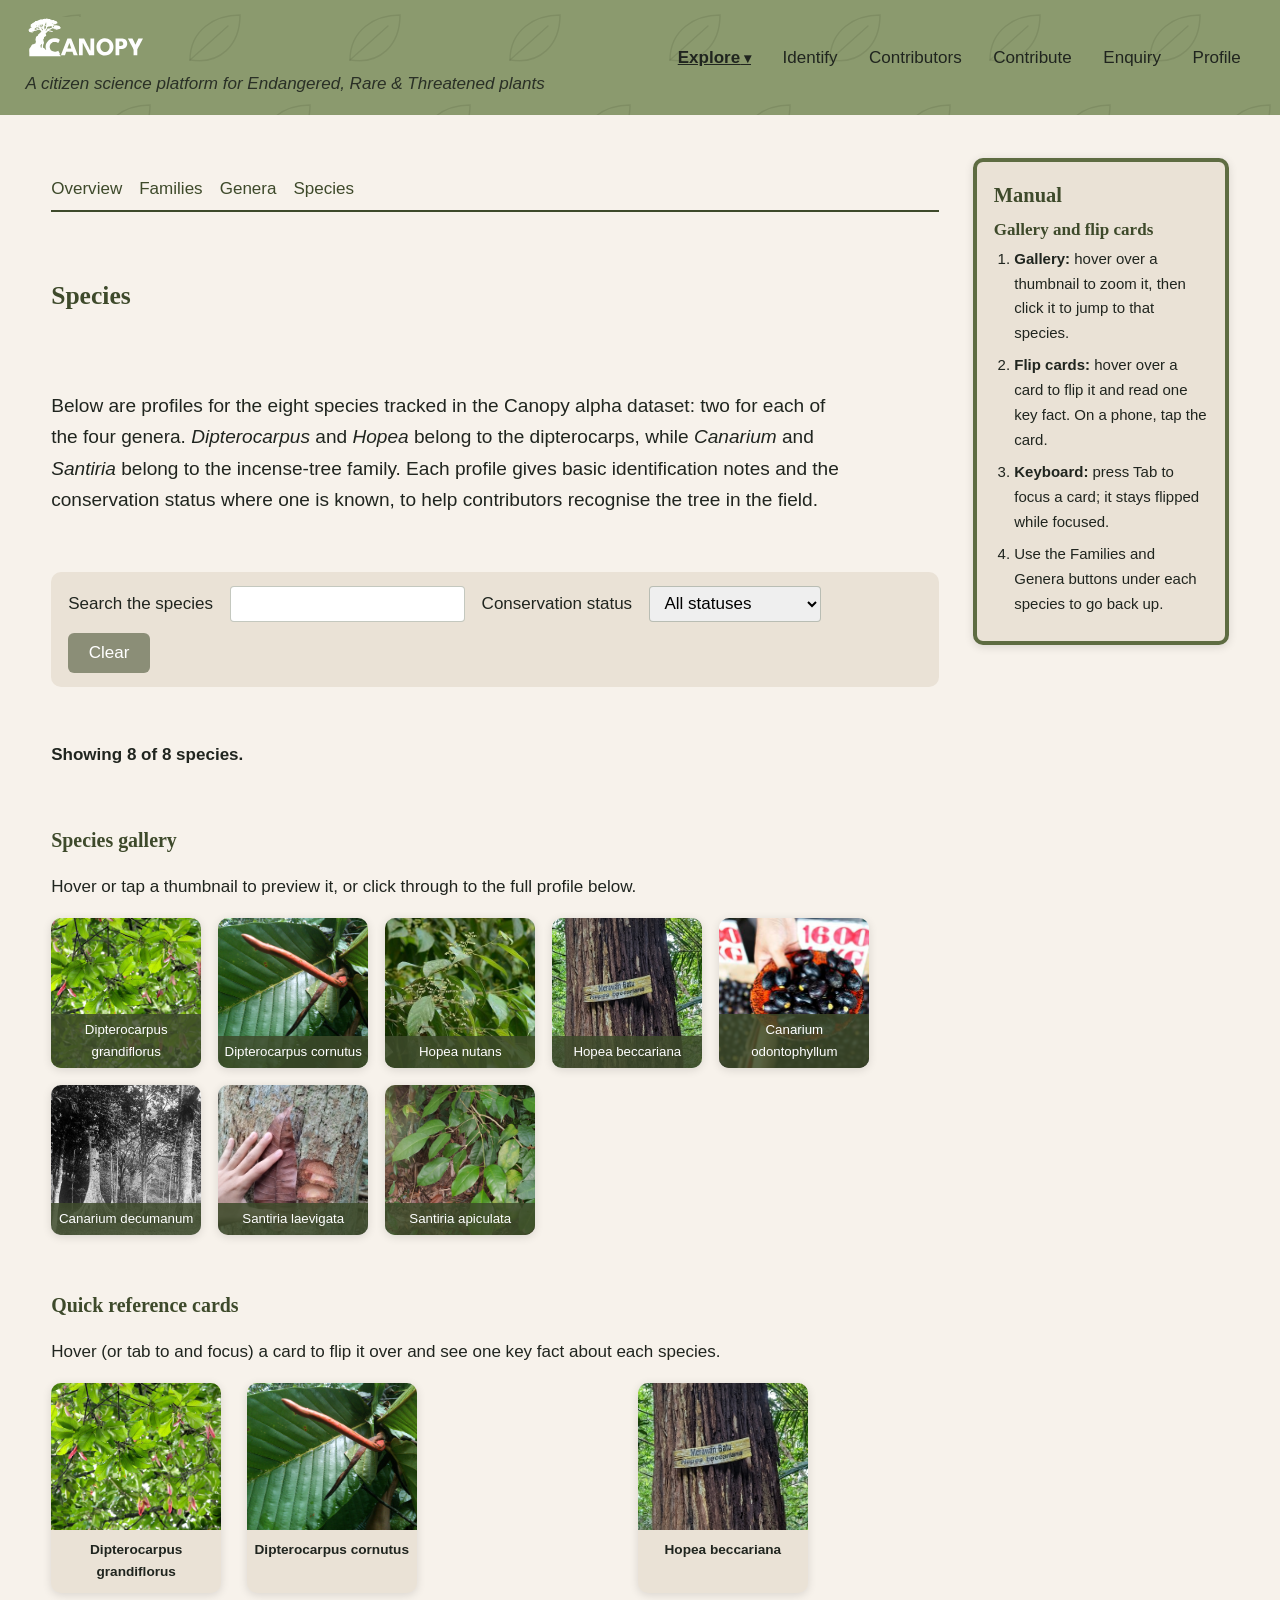
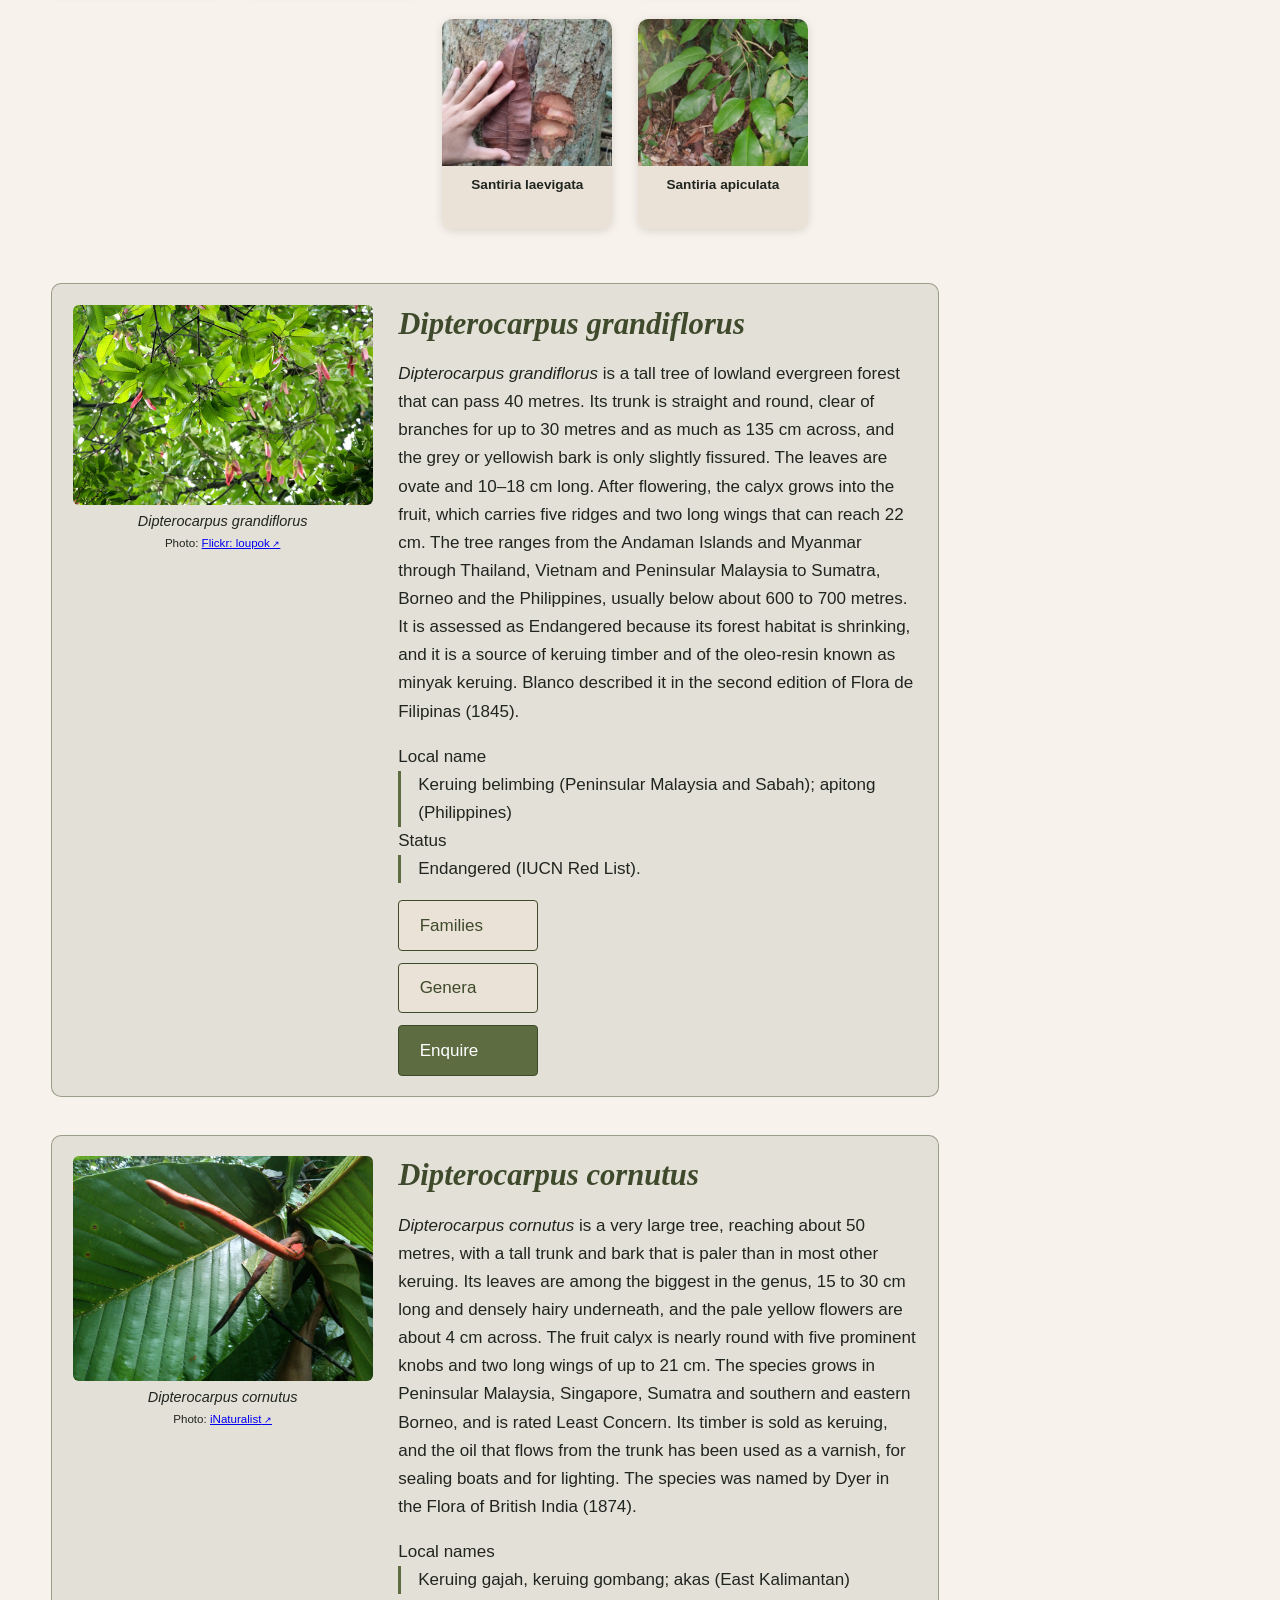
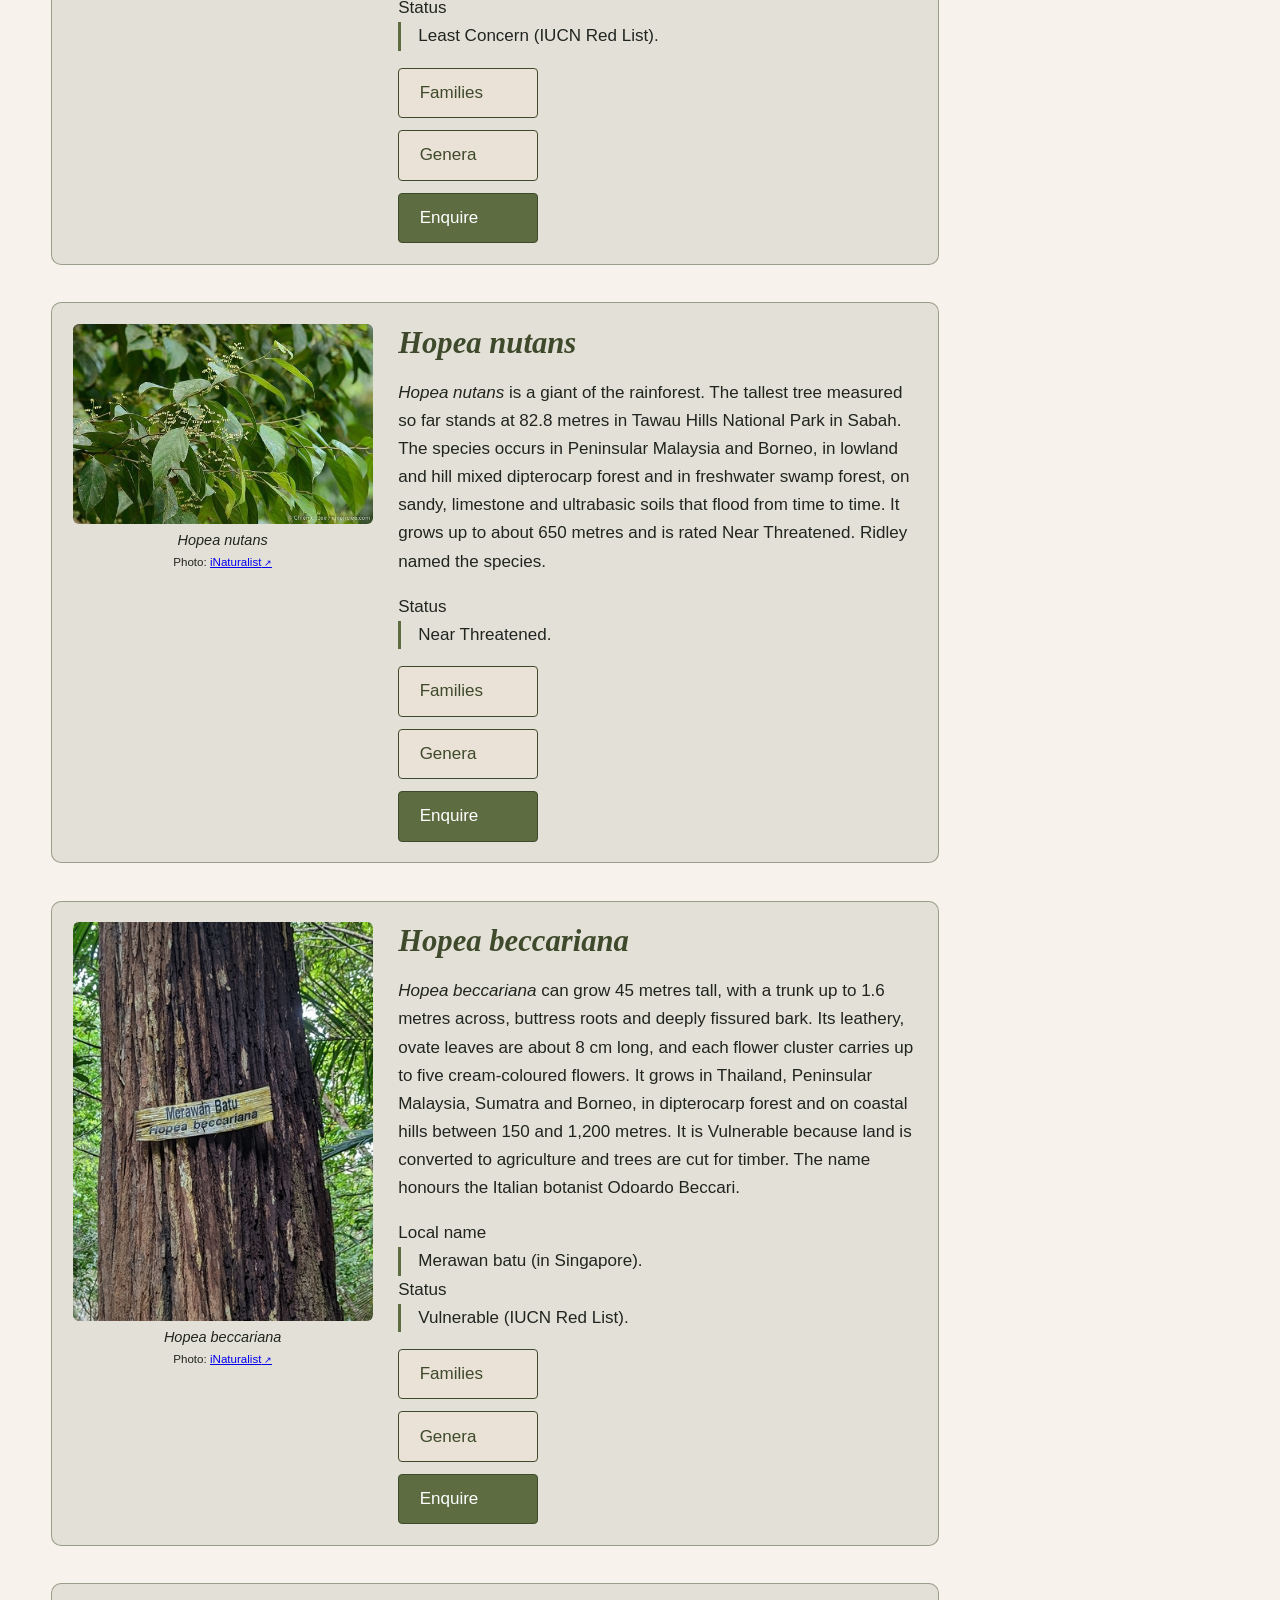
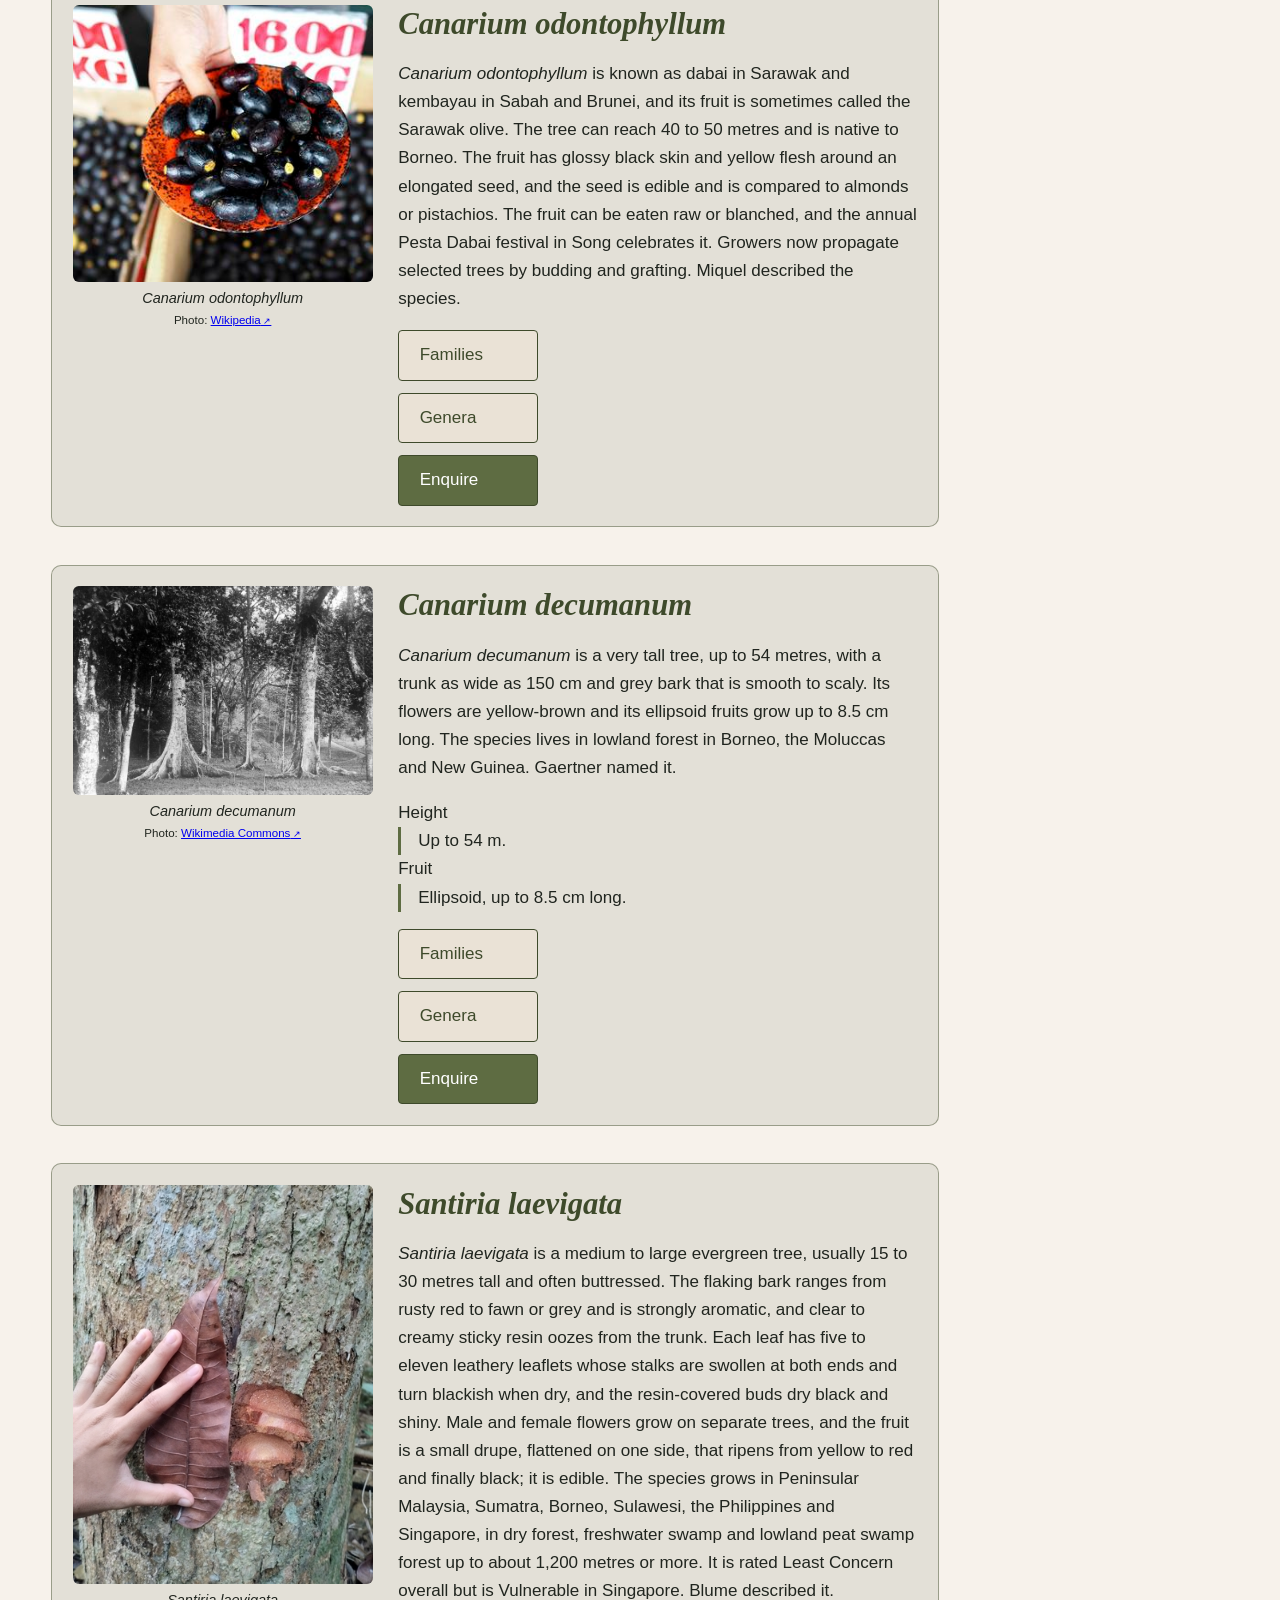
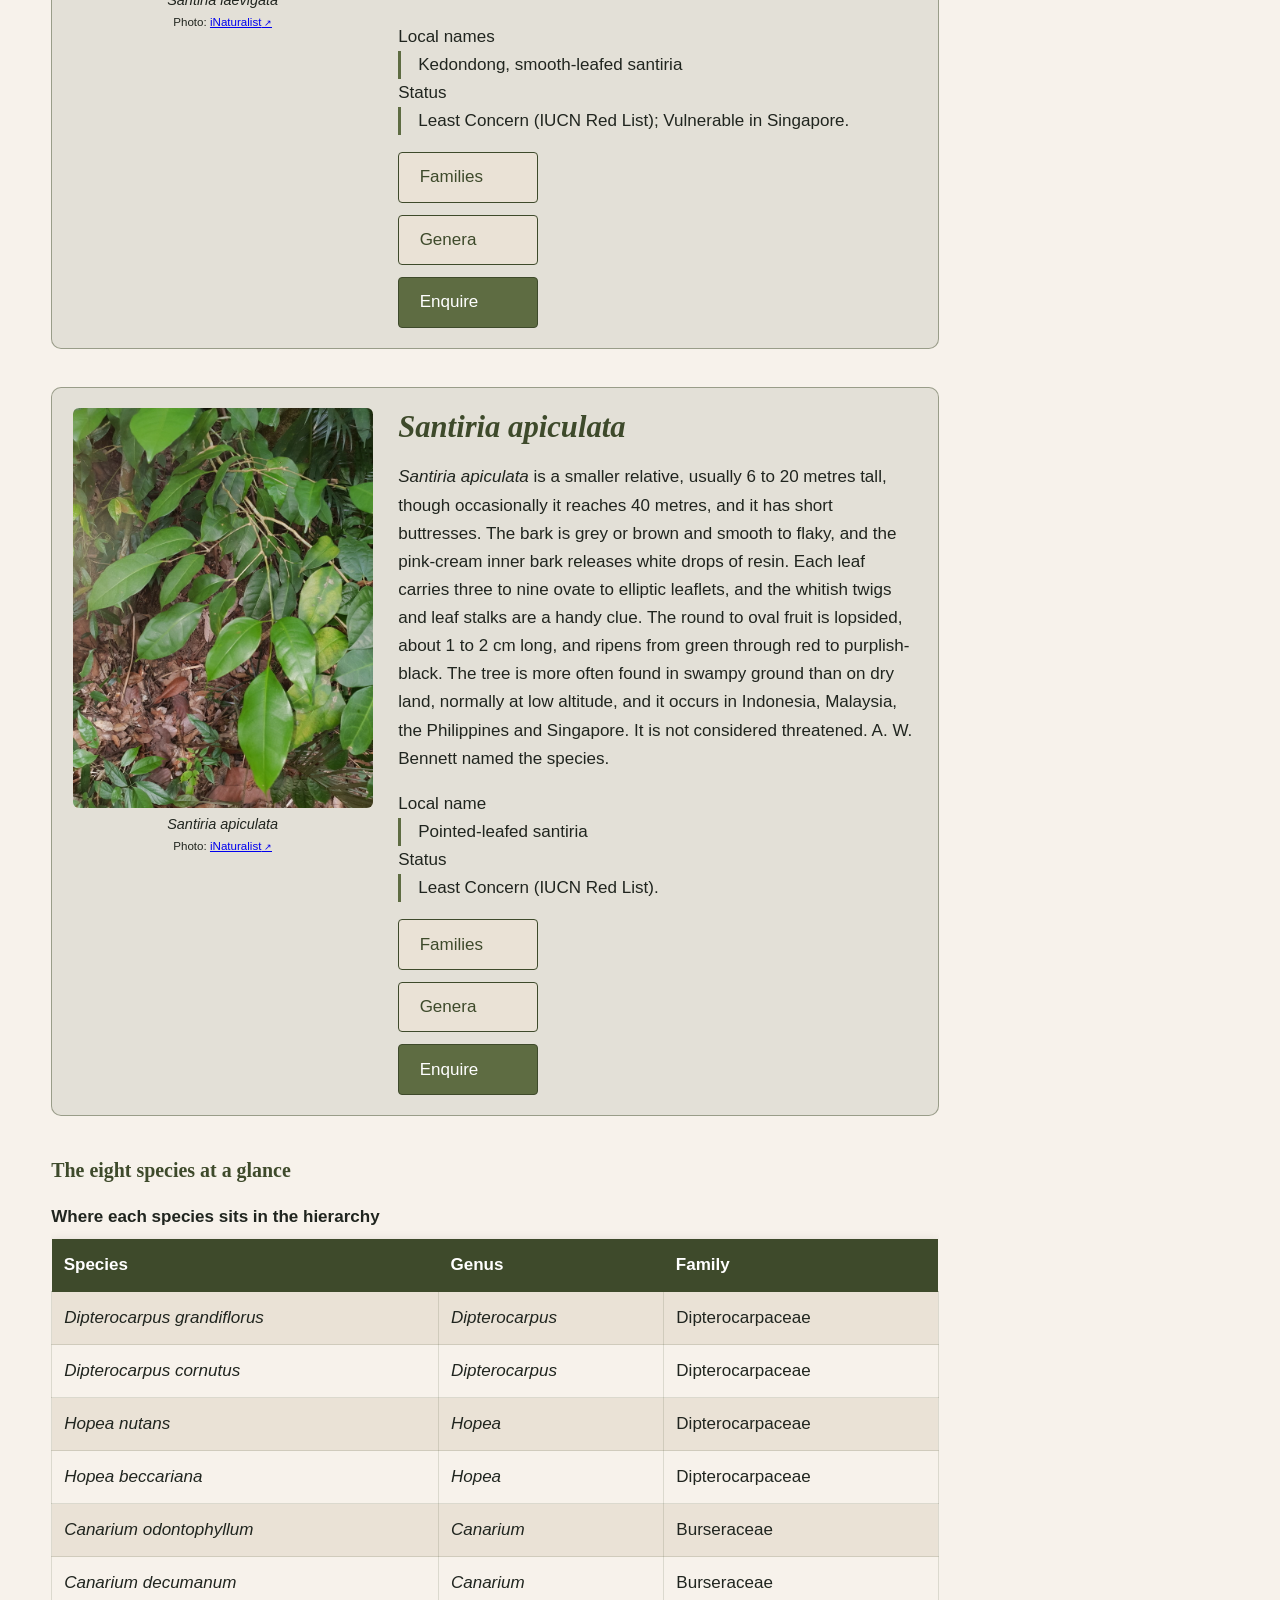
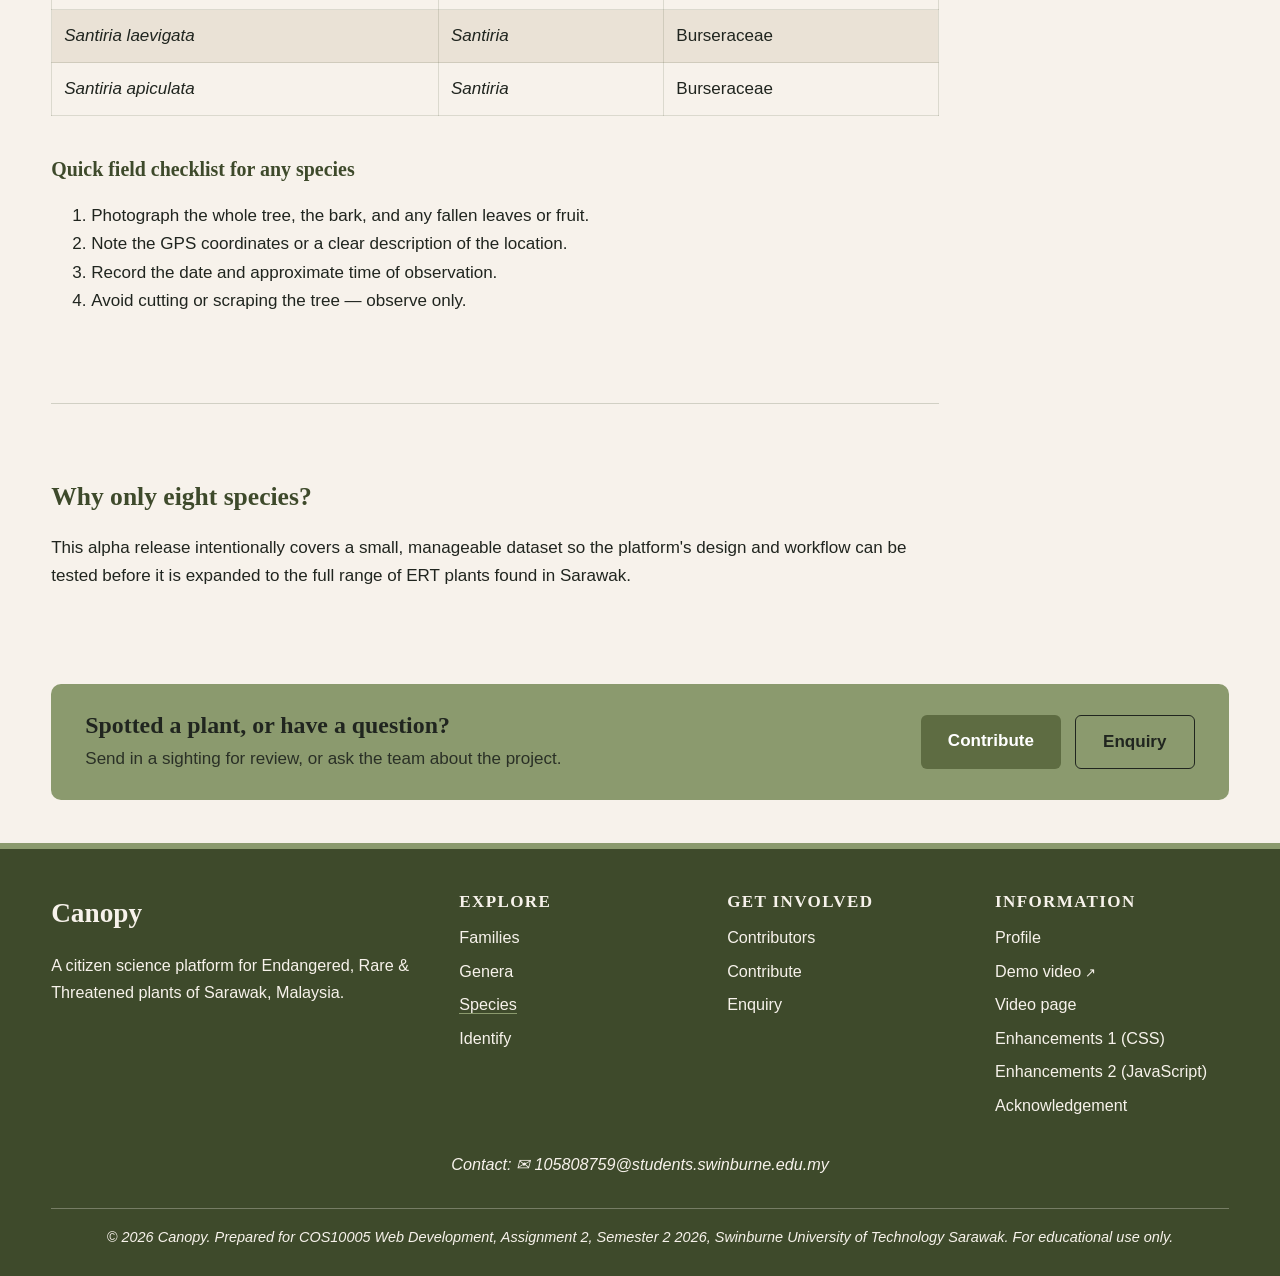
<file: explore3.html>
<!DOCTYPE html>
<!--
  explore3.html species page
  COS10005 Web Development, Assignment 2 (Semester 2, 2026)
  Lincoln Kho Jia Heng, 105808759
-->
<html xmlns="http://www.w3.org/1999/xhtml" lang="en" xml:lang="en">
<head>
    <meta charset="UTF-8" />
    <meta name="viewport" content="width=device-width, initial-scale=1.0" />
    <meta name="author" content="Lincoln Kho Jia Heng (105808759)" />
    <meta name="keywords" content="Sarawak, plants, ERT, citizen science, Dipterocarpaceae, Burseraceae, biodiversity" />
    <meta name="description" content="Species profiles for the eight ERT plants tracked by Canopy." />
    <title>Canopy | Species</title>
    <link rel="stylesheet" href="styles/style.css" />
    <link rel="stylesheet" href="styles/mobile.css" media="screen and (max-width: 700px)" />
    <script src="scripts/script.js" defer="defer"></script>
    <script src="scripts/enhancements.js" defer="defer"></script>
</head>
<body>
    <!-- top of the page: logo, tagline, menu -->
    <header>
        <h1 class="brand">
            <a href="index.html" class="brand-link">
                <img src="images/logo.svg" alt="Canopy logo" class="logo-icon" width="56" height="34" />
            </a>
        </h1>
        <p class="tagline">A citizen science platform for Endangered, Rare &amp; Threatened plants</p>
        <nav>
            <!-- hamburger menu for phones: hidden checkbox and label, no JavaScript -->
            <input type="checkbox" id="nav-toggle" class="nav-toggle" />
            <label for="nav-toggle" class="nav-toggle-label"><span class="burger-icon">&#9776;</span><span class="burger-text">Menu</span></label>
            <ul class="menu">
                <li class="has-dropdown">
                    <a href="explore.html">Explore</a>
                    <ul class="dropdown">
                        <li><a href="explore1.html">Families</a></li>
                        <li><a href="explore2.html">Genera</a></li>
                        <li><a href="explore3.html">Species</a></li>
                    </ul>
                </li>
                <li><a href="identify.html">Identify</a></li>
                <li><a href="contributor.html">Contributors</a></li>
                <li><a href="contribute.html">Contribute</a></li>
                <li><a href="enquiry.html">Enquiry</a></li>
                <li><a href="profile.html">Profile</a></li>
            </ul>
        </nav>
    </header>

    <!-- wrapper: main column on the left, manual box on the right -->
    <div class="page-layout">
    <!-- main part of the page -->
    <main>
        <nav class="submenu" aria-label="Explore sections">
            <ul>
                <li><a href="explore.html">Overview</a></li>
                <li><a href="explore1.html">Families</a></li>
                <li><a href="explore2.html">Genera</a></li>
                <li><a href="explore3.html">Species</a></li>
            </ul>
        </nav>

        <h2>Species</h2>
        <p>
            Below are profiles for the eight species tracked in the Canopy alpha dataset: two for each of the four
            genera. <em>Dipterocarpus</em> and <em>Hopea</em> belong to the dipterocarps, while <em>Canarium</em> and
            <em>Santiria</em> belong to the incense-tree family. Each profile gives basic identification notes and
            the conservation status where one is known, to help contributors recognise the tree in the field.
        </p>

        <!-- section: species gallery -->
        <section id="species-gallery">
            <h3>Species gallery</h3>
            <p>Hover or tap a thumbnail to preview it, or click through to the full profile below.</p>
            <div class="gallery">
                <a href="#dipterocarpus-grandiflorus" class="gallery-item">
                    <img src="images/dipterocarpus-grandiflorus.jpg" alt="Dipterocarpus grandiflorus" />
                    <span>Dipterocarpus grandiflorus</span>
                </a>
                <a href="#dipterocarpus-cornutus" class="gallery-item">
                    <img src="images/dipterocarpus-cornutus.jpg" alt="Dipterocarpus cornutus" />
                    <span>Dipterocarpus cornutus</span>
                </a>
                <a href="#hopea-nutans" class="gallery-item">
                    <img src="images/hopea-nutans.jpg" alt="Hopea nutans" />
                    <span>Hopea nutans</span>
                </a>
                <a href="#hopea-beccariana" class="gallery-item">
                    <img src="images/hopea-beccariana.jpg" alt="Hopea beccariana" />
                    <span>Hopea beccariana</span>
                </a>
                <a href="#canarium-odontophyllum" class="gallery-item">
                    <img src="images/canarium-odontophyllum.jpg" alt="Canarium odontophyllum" />
                    <span>Canarium odontophyllum</span>
                </a>
                <a href="#canarium-decumanum" class="gallery-item">
                    <img src="images/canarium-decumanum.jpg" alt="Canarium decumanum" />
                    <span>Canarium decumanum</span>
                </a>
                <a href="#santiria-laevigata" class="gallery-item">
                    <img src="images/santiria-laevigata.jpg" alt="Santiria laevigata" />
                    <span>Santiria laevigata</span>
                </a>
                <a href="#santiria-apiculata" class="gallery-item">
                    <img src="images/santiria-apiculata.jpg" alt="Santiria apiculata" />
                    <span>Santiria apiculata</span>
                </a>
            </div>
        </section>

        <!-- section: species flip cards -->
        <section id="species-flip-cards">
            <h3>Quick reference cards</h3>
            <p>Hover (or tab to and focus) a card to flip it over and see one key fact about each species.</p>
            <div class="flip-card-row">
                <div class="flip-card" tabindex="0">
                    <div class="flip-card-inner">
                        <div class="flip-card-front">
                            <img src="images/dipterocarpus-grandiflorus.jpg" alt="Dipterocarpus grandiflorus" />
                            <span>Dipterocarpus grandiflorus</span>
                        </div>
                        <div class="flip-card-back">
                            <p>Endangered; its fruit has two wings up to 22 cm long.</p>
                        </div>
                    </div>
                </div>
                <div class="flip-card" tabindex="0">
                    <div class="flip-card-inner">
                        <div class="flip-card-front">
                            <img src="images/dipterocarpus-cornutus.jpg" alt="Dipterocarpus cornutus" />
                            <span>Dipterocarpus cornutus</span>
                        </div>
                        <div class="flip-card-back">
                            <p>Least Concern; its trunk oil was used as varnish and to seal boats.</p>
                        </div>
                    </div>
                </div>
                <div class="flip-card" tabindex="0">
                    <div class="flip-card-inner">
                        <div class="flip-card-front">
                            <img src="images/hopea-nutans.jpg" alt="Hopea nutans" />
                            <span>Hopea nutans</span>
                        </div>
                        <div class="flip-card-back">
                            <p>Near Threatened; one tree measured 82.8 m tall.</p>
                        </div>
                    </div>
                </div>
                <div class="flip-card" tabindex="0">
                    <div class="flip-card-inner">
                        <div class="flip-card-front">
                            <img src="images/hopea-beccariana.jpg" alt="Hopea beccariana" />
                            <span>Hopea beccariana</span>
                        </div>
                        <div class="flip-card-back">
                            <p>Vulnerable; named after the botanist Odoardo Beccari.</p>
                        </div>
                    </div>
                </div>
                <div class="flip-card" tabindex="0">
                    <div class="flip-card-inner">
                        <div class="flip-card-front">
                            <img src="images/canarium-odontophyllum.jpg" alt="Canarium odontophyllum" />
                            <span>Canarium odontophyllum</span>
                        </div>
                        <div class="flip-card-back">
                            <p>Known as dabai in Sarawak; the fruit is a seasonal delicacy.</p>
                        </div>
                    </div>
                </div>
                <div class="flip-card" tabindex="0">
                    <div class="flip-card-inner">
                        <div class="flip-card-front">
                            <img src="images/canarium-decumanum.jpg" alt="Canarium decumanum" />
                            <span>Canarium decumanum</span>
                        </div>
                        <div class="flip-card-back">
                            <p>Up to 54 m tall, with fruits as long as 8.5 cm.</p>
                        </div>
                    </div>
                </div>
                <div class="flip-card" tabindex="0">
                    <div class="flip-card-inner">
                        <div class="flip-card-front">
                            <img src="images/santiria-laevigata.jpg" alt="Santiria laevigata" />
                            <span>Santiria laevigata</span>
                        </div>
                        <div class="flip-card-back">
                            <p>Bark and resin smell of mango or turpentine; the fruit ripens yellow, red, then black.</p>
                        </div>
                    </div>
                </div>
                <div class="flip-card" tabindex="0">
                    <div class="flip-card-inner">
                        <div class="flip-card-front">
                            <img src="images/santiria-apiculata.jpg" alt="Santiria apiculata" />
                            <span>Santiria apiculata</span>
                        </div>
                        <div class="flip-card-back">
                            <p>Often grows in swampy ground; fruit ripens from green to red to purplish-black.</p>
                        </div>
                    </div>
                </div>
            </div>
        </section>

        <!-- section: dipterocarpus grandiflorus -->
        <section id="dipterocarpus-grandiflorus" class="explore-row">
            <figure class="explore-row-media">
                <img src="images/dipterocarpus-grandiflorus.jpg" alt="Straight trunk of a tall Dipterocarpus grandiflorus tree" width="600" height="400" />
                <figcaption><em>Dipterocarpus grandiflorus</em> <span class="photo-credit">Photo: <a href="https://www.flickr.com/photos/loupok/14960509992/">Flickr: loupok</a></span></figcaption>
            </figure>
            <div class="explore-row-body">
                <h3><em>Dipterocarpus grandiflorus</em></h3>
            <p>
                <em>Dipterocarpus grandiflorus</em> is a tall tree of lowland evergreen forest that can pass 40 metres.
                Its trunk is straight and round, clear of branches for up to 30 metres and as much as 135 cm across,
                and the grey or yellowish bark is only slightly fissured. The leaves are ovate and 10&#8211;18 cm long.
                After flowering, the calyx grows into the fruit, which carries five ridges and two long wings that
                can reach 22 cm. The tree ranges from the Andaman Islands and Myanmar through Thailand, Vietnam and
                Peninsular Malaysia to Sumatra, Borneo and the Philippines, usually below about 600 to 700 metres.
                It is assessed as Endangered because its forest habitat is shrinking, and it is a source of keruing
                timber and of the oleo-resin known as minyak keruing. Blanco described it in the second edition of
                Flora de Filipinas (1845).
            </p>
            <dl>
                <dt>Local name</dt>
                <dd>Keruing belimbing (Peninsular Malaysia and Sabah); apitong (Philippines)</dd>
                <dt>Status</dt>
                <dd>Endangered (IUCN Red List).</dd>
            </dl>
                <div class="explore-row-links">
                    <a href="explore1.html" class="btn">Families</a><a href="explore2.html" class="btn">Genera</a>
                    <a href="enquiry.html" class="btn btn-enquire" data-enquiry-name="Dipterocarpus grandiflorus" data-enquiry-type="Species">Enquire</a>
                </div>
            </div>
        </section>

        <!-- section: dipterocarpus cornutus -->
        <section id="dipterocarpus-cornutus" class="explore-row">
            <figure class="explore-row-media">
                <img src="images/dipterocarpus-cornutus.jpg" alt="Very large Dipterocarpus cornutus tree with pale bark" width="600" height="400" />
                <figcaption><em>Dipterocarpus cornutus</em> <span class="photo-credit">Photo: <a href="https://www.inaturalist.org/photos/71155376?size=medium">iNaturalist</a></span></figcaption>
            </figure>
            <div class="explore-row-body">
                <h3><em>Dipterocarpus cornutus</em></h3>
            <p>
                <em>Dipterocarpus cornutus</em> is a very large tree, reaching about 50 metres, with a tall trunk and
                bark that is paler than in most other keruing. Its leaves are among the biggest in the genus, 15 to
                30 cm long and densely hairy underneath, and the pale yellow flowers are about 4 cm across. The fruit
                calyx is nearly round with five prominent knobs and two long wings of up to 21 cm. The species grows
                in Peninsular Malaysia, Singapore, Sumatra and southern and eastern Borneo, and is rated Least Concern.
                Its timber is sold as keruing, and the oil that flows from the trunk has been used as a varnish, for
                sealing boats and for lighting. The species was named by Dyer in the Flora of British India (1874).
            </p>
            <dl>
                <dt>Local names</dt>
                <dd>Keruing gajah, keruing gombang; akas (East Kalimantan)</dd>
                <dt>Status</dt>
                <dd>Least Concern (IUCN Red List).</dd>
            </dl>
                <div class="explore-row-links">
                    <a href="explore1.html" class="btn">Families</a><a href="explore2.html" class="btn">Genera</a>
                    <a href="enquiry.html" class="btn btn-enquire" data-enquiry-name="Dipterocarpus cornutus" data-enquiry-type="Species">Enquire</a>
                </div>
            </div>
        </section>

        <!-- section: hopea nutans -->
        <section id="hopea-nutans" class="explore-row">
            <figure class="explore-row-media">
                <img src="images/hopea-nutans.jpg" alt="Tall Hopea nutans tree in lowland forest" width="600" height="400" />
                <figcaption><em>Hopea nutans</em> <span class="photo-credit">Photo: <a href="http://inaturalist.org/photos/75789843?size=medium">iNaturalist</a></span></figcaption>
            </figure>
            <div class="explore-row-body">
                <h3><em>Hopea nutans</em></h3>
            <p>
                <em>Hopea nutans</em> is a giant of the rainforest. The tallest tree measured so far stands at
                82.8 metres in Tawau Hills National Park in Sabah. The species occurs in Peninsular Malaysia and
                Borneo, in lowland and hill mixed dipterocarp forest and in freshwater swamp forest, on sandy,
                limestone and ultrabasic soils that flood from time to time. It grows up to about 650 metres and
                is rated Near Threatened. Ridley named the species.
            </p>
            <dl>
                <dt>Status</dt>
                <dd>Near Threatened.</dd>
            </dl>
                <div class="explore-row-links">
                    <a href="explore1.html" class="btn">Families</a><a href="explore2.html" class="btn">Genera</a>
                    <a href="enquiry.html" class="btn btn-enquire" data-enquiry-name="Hopea nutans" data-enquiry-type="Species">Enquire</a>
                </div>
            </div>
        </section>

        <!-- section: hopea beccariana -->
        <section id="hopea-beccariana" class="explore-row">
            <figure class="explore-row-media">
                <img src="images/hopea-beccariana.jpg" alt="Buttressed trunk of Hopea beccariana" width="600" height="400" />
                <figcaption><em>Hopea beccariana</em> <span class="photo-credit">Photo: <a href="https://www.inaturalist.org/photos/246603349?size=medium">iNaturalist</a></span></figcaption>
            </figure>
            <div class="explore-row-body">
                <h3><em>Hopea beccariana</em></h3>
            <p>
                <em>Hopea beccariana</em> can grow 45 metres tall, with a trunk up to 1.6 metres across, buttress
                roots and deeply fissured bark. Its leathery, ovate leaves are about 8 cm long, and each flower
                cluster carries up to five cream-coloured flowers. It grows in Thailand, Peninsular Malaysia,
                Sumatra and Borneo, in dipterocarp forest and on coastal hills between 150 and 1,200 metres. It is
                Vulnerable because land is converted to agriculture and trees are cut for timber. The name honours
                the Italian botanist Odoardo Beccari.
            </p>
            <dl>
                <dt>Local name</dt>
                <dd>Merawan batu (in Singapore).</dd>
                <dt>Status</dt>
                <dd>Vulnerable (IUCN Red List).</dd>
            </dl>
                <div class="explore-row-links">
                    <a href="explore1.html" class="btn">Families</a><a href="explore2.html" class="btn">Genera</a>
                    <a href="enquiry.html" class="btn btn-enquire" data-enquiry-name="Hopea beccariana" data-enquiry-type="Species">Enquire</a>
                </div>
            </div>
        </section>

        <!-- section: canarium odontophyllum -->
        <section id="canarium-odontophyllum" class="explore-row">
            <figure class="explore-row-media">
                <img src="images/canarium-odontophyllum.jpg" alt="Glossy black dabai fruits of Canarium odontophyllum" width="600" height="400" />
                <figcaption><em>Canarium odontophyllum</em> <span class="photo-credit">Photo: <a href="https://en.wikipedia.org/wiki/Canarium_odontophyllum#/media/File:Buah_dabai-Canarium_odontophyllum-Malaysia.jpg">Wikipedia</a></span></figcaption>
            </figure>
            <div class="explore-row-body">
                <h3><em>Canarium odontophyllum</em></h3>
            <p>
                <em>Canarium odontophyllum</em> is known as dabai in Sarawak and kembayau in Sabah and Brunei, and
                its fruit is sometimes called the Sarawak olive. The tree can reach 40 to 50 metres and is native to
                Borneo. The fruit has glossy black skin and yellow flesh around an elongated seed, and the seed
                is edible and is compared to almonds or pistachios. The fruit can be eaten raw or blanched, and the
                annual Pesta Dabai festival in Song celebrates it. Growers now propagate selected trees by budding and
                grafting. Miquel described the species.
            </p>
                <div class="explore-row-links">
                    <a href="explore1.html" class="btn">Families</a><a href="explore2.html" class="btn">Genera</a>
                    <a href="enquiry.html" class="btn btn-enquire" data-enquiry-name="Canarium odontophyllum" data-enquiry-type="Species">Enquire</a>
                </div>
            </div>
        </section>

        <!-- section: canarium decumanum -->
        <section id="canarium-decumanum" class="explore-row">
            <figure class="explore-row-media">
                <img src="images/canarium-decumanum.jpg" alt="Tall Canarium decumanum tree with grey bark" width="600" height="400" />
                <figcaption><em>Canarium decumanum</em> <span class="photo-credit">Photo: <a href="https://commons.wikimedia.org/w/index.php?curid=8574871">Wikimedia Commons</a></span></figcaption>
            </figure>
            <div class="explore-row-body">
                <h3><em>Canarium decumanum</em></h3>
            <p>
                <em>Canarium decumanum</em> is a very tall tree, up to 54 metres, with a trunk as wide as 150 cm and
                grey bark that is smooth to scaly. Its flowers are yellow-brown and its ellipsoid fruits grow up to
                8.5 cm long. The species lives in lowland forest in Borneo, the Moluccas and New Guinea.
                Gaertner named it.
            </p>
            <dl>
                <dt>Height</dt>
                <dd>Up to 54 m.</dd>
                <dt>Fruit</dt>
                <dd>Ellipsoid, up to 8.5 cm long.</dd>
            </dl>
                <div class="explore-row-links">
                    <a href="explore1.html" class="btn">Families</a><a href="explore2.html" class="btn">Genera</a>
                    <a href="enquiry.html" class="btn btn-enquire" data-enquiry-name="Canarium decumanum" data-enquiry-type="Species">Enquire</a>
                </div>
            </div>
        </section>

        <!-- section: santiria laevigata -->
        <section id="santiria-laevigata" class="explore-row">
            <figure class="explore-row-media">
                <img src="images/santiria-laevigata.jpg" alt="Pinnate leaves and resin-covered buds of Santiria laevigata" width="600" height="400" />
                <figcaption><em>Santiria laevigata</em> <span class="photo-credit">Photo: <a href="https://www.inaturalist.org/photos/337805281?size=medium">iNaturalist</a></span></figcaption>
            </figure>
            <div class="explore-row-body">
                <h3><em>Santiria laevigata</em></h3>
            <p>
                <em>Santiria laevigata</em> is a medium to large evergreen tree, usually 15 to 30 metres tall and
                often buttressed. The flaking bark ranges from rusty red to fawn or grey and is strongly aromatic,
                and clear to creamy sticky resin oozes from the trunk. Each leaf has five to eleven leathery
                leaflets whose stalks are swollen at both ends and turn blackish when dry, and the resin-covered
                buds dry black and shiny. Male and female flowers grow on separate trees, and the fruit is a small
                drupe, flattened on one side, that ripens from yellow to red and finally black; it is edible.
                The species grows in Peninsular Malaysia, Sumatra, Borneo, Sulawesi, the Philippines and Singapore,
                in dry forest, freshwater swamp and lowland peat swamp forest up to about 1,200 metres or more.
                It is rated Least Concern overall but is Vulnerable in Singapore. Blume described it.
            </p>
            <dl>
                <dt>Local names</dt>
                <dd>Kedondong, smooth-leafed santiria</dd>
                <dt>Status</dt>
                <dd>Least Concern (IUCN Red List); Vulnerable in Singapore.</dd>
            </dl>
                <div class="explore-row-links">
                    <a href="explore1.html" class="btn">Families</a><a href="explore2.html" class="btn">Genera</a>
                    <a href="enquiry.html" class="btn btn-enquire" data-enquiry-name="Santiria laevigata" data-enquiry-type="Species">Enquire</a>
                </div>
            </div>
        </section>

        <!-- section: santiria apiculata -->
        <section id="santiria-apiculata" class="explore-row">
            <figure class="explore-row-media">
                <img src="images/santiria-apiculata.jpg" alt="Ovate leaflets and small red fruits of Santiria apiculata" width="600" height="400" />
                <figcaption><em>Santiria apiculata</em> <span class="photo-credit">Photo: <a href="https://www.inaturalist.org/photos/1471235?size=medium">iNaturalist</a></span></figcaption>
            </figure>
            <div class="explore-row-body">
                <h3><em>Santiria apiculata</em></h3>
            <p>
                <em>Santiria apiculata</em> is a smaller relative, usually 6 to 20 metres tall, though occasionally it
                reaches 40 metres, and it has short buttresses. The bark is grey or brown and smooth to flaky, and the
                pink-cream inner bark releases white drops of resin. Each leaf carries three to nine ovate to
                elliptic leaflets, and the whitish twigs and leaf stalks are a handy clue. The round to oval fruit is
                lopsided, about 1 to 2 cm long, and ripens from green through red to purplish-black. The tree is more
                often found in swampy ground than on dry land, normally at low altitude, and it occurs in Indonesia,
                Malaysia, the Philippines and Singapore. It is not considered threatened. A. W. Bennett named the
                species.
            </p>
            <dl>
                <dt>Local name</dt>
                <dd>Pointed-leafed santiria</dd>
                <dt>Status</dt>
                <dd>Least Concern (IUCN Red List).</dd>
            </dl>
                <div class="explore-row-links">
                    <a href="explore1.html" class="btn">Families</a><a href="explore2.html" class="btn">Genera</a>
                    <a href="enquiry.html" class="btn btn-enquire" data-enquiry-name="Santiria apiculata" data-enquiry-type="Species">Enquire</a>
                </div>
            </div>
        </section>

        <!-- section: species glance -->
        <section id="species-glance">
            <h3>The eight species at a glance</h3>
            <div class="table-scroll">
                <!-- table: Where each species sits in the hierarchy -->
                <table class="data-table">
                    <caption>Where each species sits in the hierarchy</caption>
                    <thead>
                        <tr><th scope="col">Species</th><th scope="col">Genus</th><th scope="col">Family</th></tr>
                    </thead>
                    <tbody>
                        <tr><td><em>Dipterocarpus grandiflorus</em></td><td><em>Dipterocarpus</em></td><td>Dipterocarpaceae</td></tr>
                        <tr><td><em>Dipterocarpus cornutus</em></td><td><em>Dipterocarpus</em></td><td>Dipterocarpaceae</td></tr>
                        <tr><td><em>Hopea nutans</em></td><td><em>Hopea</em></td><td>Dipterocarpaceae</td></tr>
                        <tr><td><em>Hopea beccariana</em></td><td><em>Hopea</em></td><td>Dipterocarpaceae</td></tr>
                        <tr><td><em>Canarium odontophyllum</em></td><td><em>Canarium</em></td><td>Burseraceae</td></tr>
                        <tr><td><em>Canarium decumanum</em></td><td><em>Canarium</em></td><td>Burseraceae</td></tr>
                        <tr><td><em>Santiria laevigata</em></td><td><em>Santiria</em></td><td>Burseraceae</td></tr>
                        <tr><td><em>Santiria apiculata</em></td><td><em>Santiria</em></td><td>Burseraceae</td></tr>
                    </tbody>
                </table>
            </div>
        </section>

        <!-- section: field checklist -->
        <section id="field-checklist">
            <h3>Quick field checklist for any species</h3>
            <!-- ordered list -->
            <ol>
                <li>Photograph the whole tree, the bark, and any fallen leaves or fruit.</li>
                <li>Note the GPS coordinates or a clear description of the location.</li>
                <li>Record the date and approximate time of observation.</li>
                <li>Avoid cutting or scraping the tree &#8212; observe only.</li>
            </ol>
        </section>

        <hr />

        <!-- aside: a related note -->
        <aside>
            <h2>Why only eight species?</h2>
            <p>
                This alpha release intentionally covers a small, manageable dataset so the platform's design and
                workflow can be tested before it is expanded to the full range of ERT plants found in Sarawak.
            </p>
        </aside>
    </main>
    <!-- manual box (aside), floats right -->
    <aside class="manual-box" aria-label="Page manual">
        <h2>Manual</h2>
        <h3>Gallery and flip cards</h3>
        <!-- ordered list -->
        <ol>
            <li><strong>Gallery:</strong> hover over a thumbnail to zoom it, then click it to jump to that species.</li>
            <li><strong>Flip cards:</strong> hover over a card to flip it and read one key fact. On a phone, tap the card.</li>
            <li><strong>Keyboard:</strong> press Tab to focus a card; it stays flipped while focused.</li>
            <li>Use the Families and Genera buttons under each species to go back up.</li>
        </ol>
    </aside>
    </div>

    <!-- bottom bar: buttons to Contribute and Enquiry -->
    <section class="cta-bar" aria-label="Get involved">
        <div class="cta-text">
            <h2>Spotted a plant, or have a question?</h2>
            <p>Send in a sighting for review, or ask the team about the project.</p>
        </div>
        <div class="cta-actions">
            <a href="contribute.html" class="btn cta-primary">Contribute</a>
            <a href="enquiry.html" class="btn cta-secondary">Enquiry</a>
        </div>
    </section>

    <!-- footer: links, my email (mailto) and copyright -->
    <footer>
        <div class="footer-grid">
            <div class="footer-about">
                <p class="footer-brand">Canopy</p>
                <p>A citizen science platform for Endangered, Rare &amp; Threatened plants of Sarawak, Malaysia.</p>
            </div>
            <nav class="footer-col" aria-label="Explore plants">
                <h2>Explore</h2>
                <ul>
                    <li><a href="explore1.html">Families</a></li>
                    <li><a href="explore2.html">Genera</a></li>
                    <li><a href="explore3.html" aria-current="page">Species</a></li>
                    <li><a href="identify.html">Identify</a></li>
                </ul>
            </nav>
            <nav class="footer-col" aria-label="Get involved">
                <h2>Get involved</h2>
                <ul>
                    <li><a href="contributor.html">Contributors</a></li>
                    <li><a href="contribute.html">Contribute</a></li>
                    <li><a href="enquiry.html">Enquiry</a></li>
                </ul>
            </nav>
            <nav class="footer-col" aria-label="Site information">
                <h2>Information</h2>
                <ul>
                    <li><a href="profile.html">Profile</a></li>
                    <li><a href="https://youtu.be/JJjthoW2Zk4" target="_blank" rel="noopener">Demo video</a></li>
                    <li><a href="video.html">Video page</a></li>
                    <li><a href="enhancement1.html">Enhancements 1 (CSS)</a></li>
                    <li><a href="enhancement2.html">Enhancements 2 (JavaScript)</a></li>
                    <li><a href="acknowledgement.html">Acknowledgement</a></li>
                </ul>
            </nav>
        </div>
        <p class="footer-contact">Contact: <a href="mailto:105808759@students.swinburne.edu.my">105808759@students.swinburne.edu.my</a></p>
        <p class="footer-legal">&#169; 2026 Canopy. Prepared for COS10005 Web Development, Assignment 2, Semester 2 2026, Swinburne University of Technology Sarawak. For educational use only.</p>
    </footer>
</body>
</html>
</file>
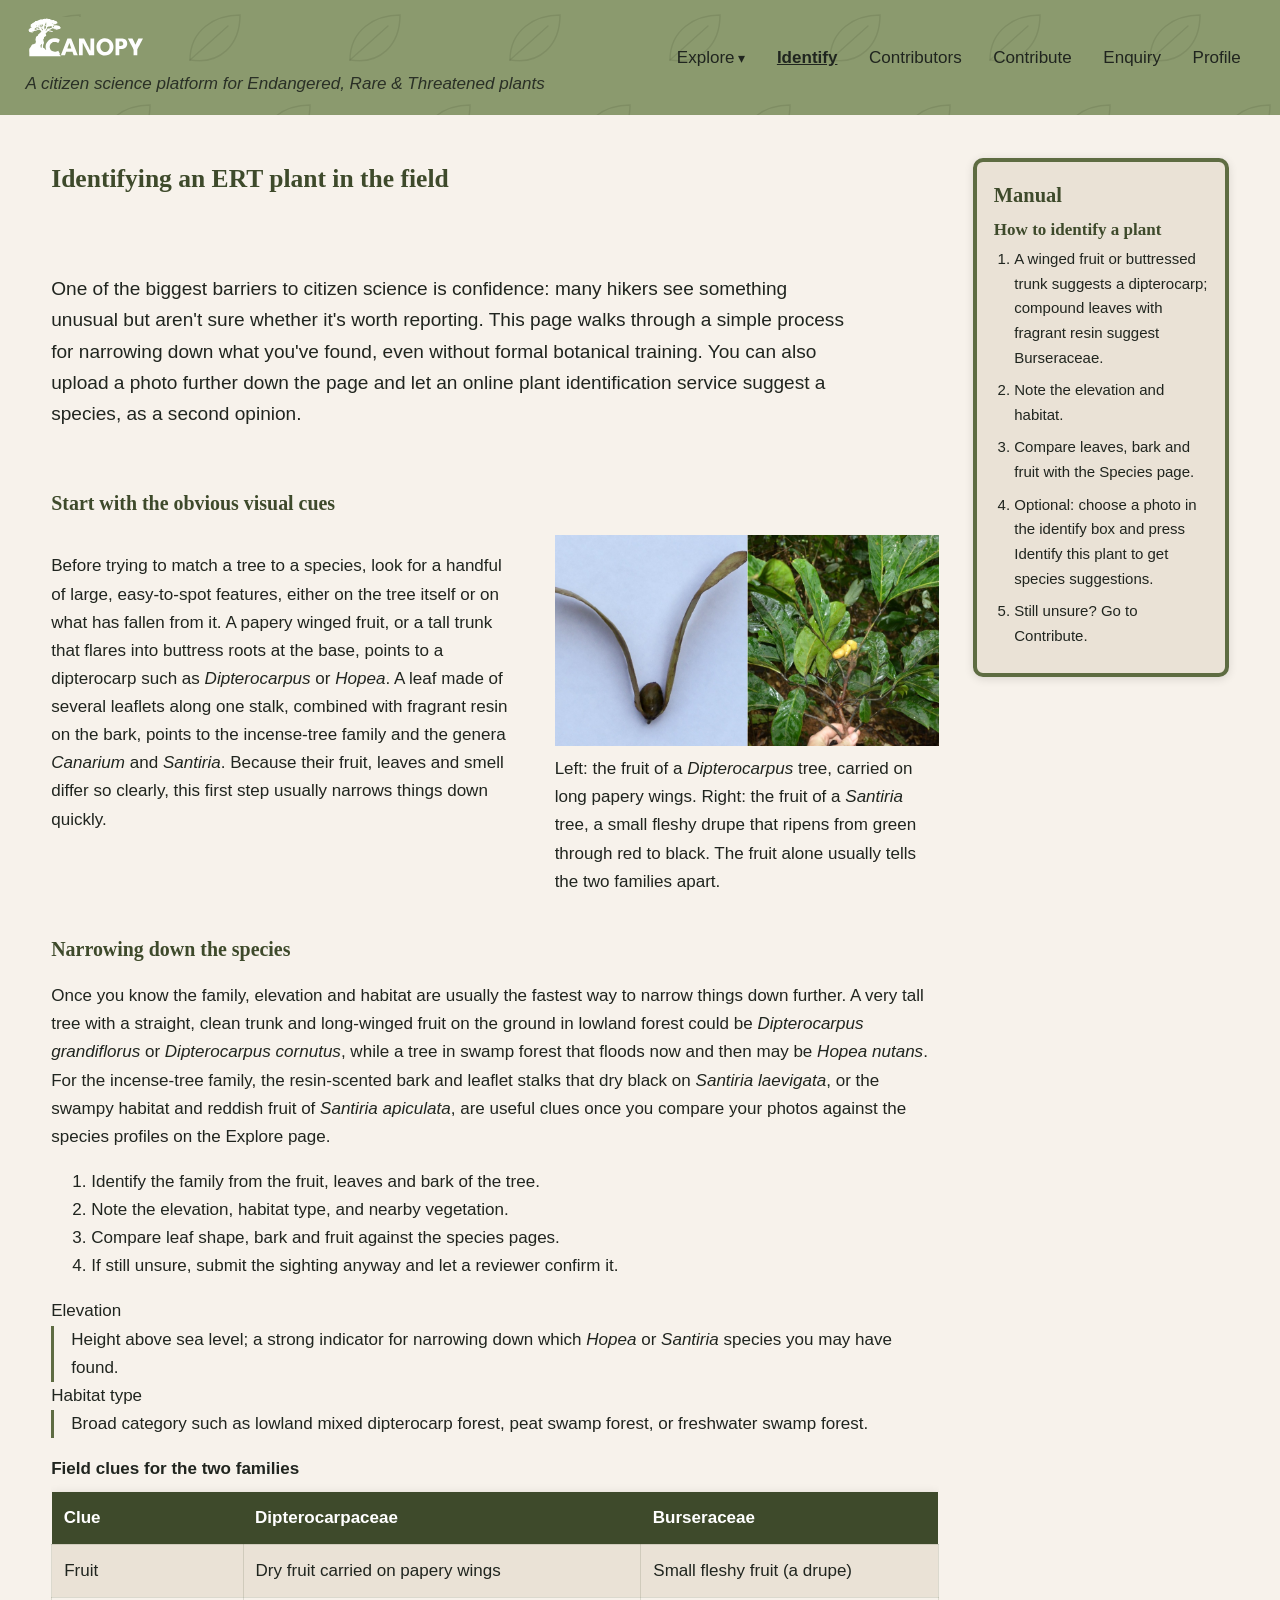
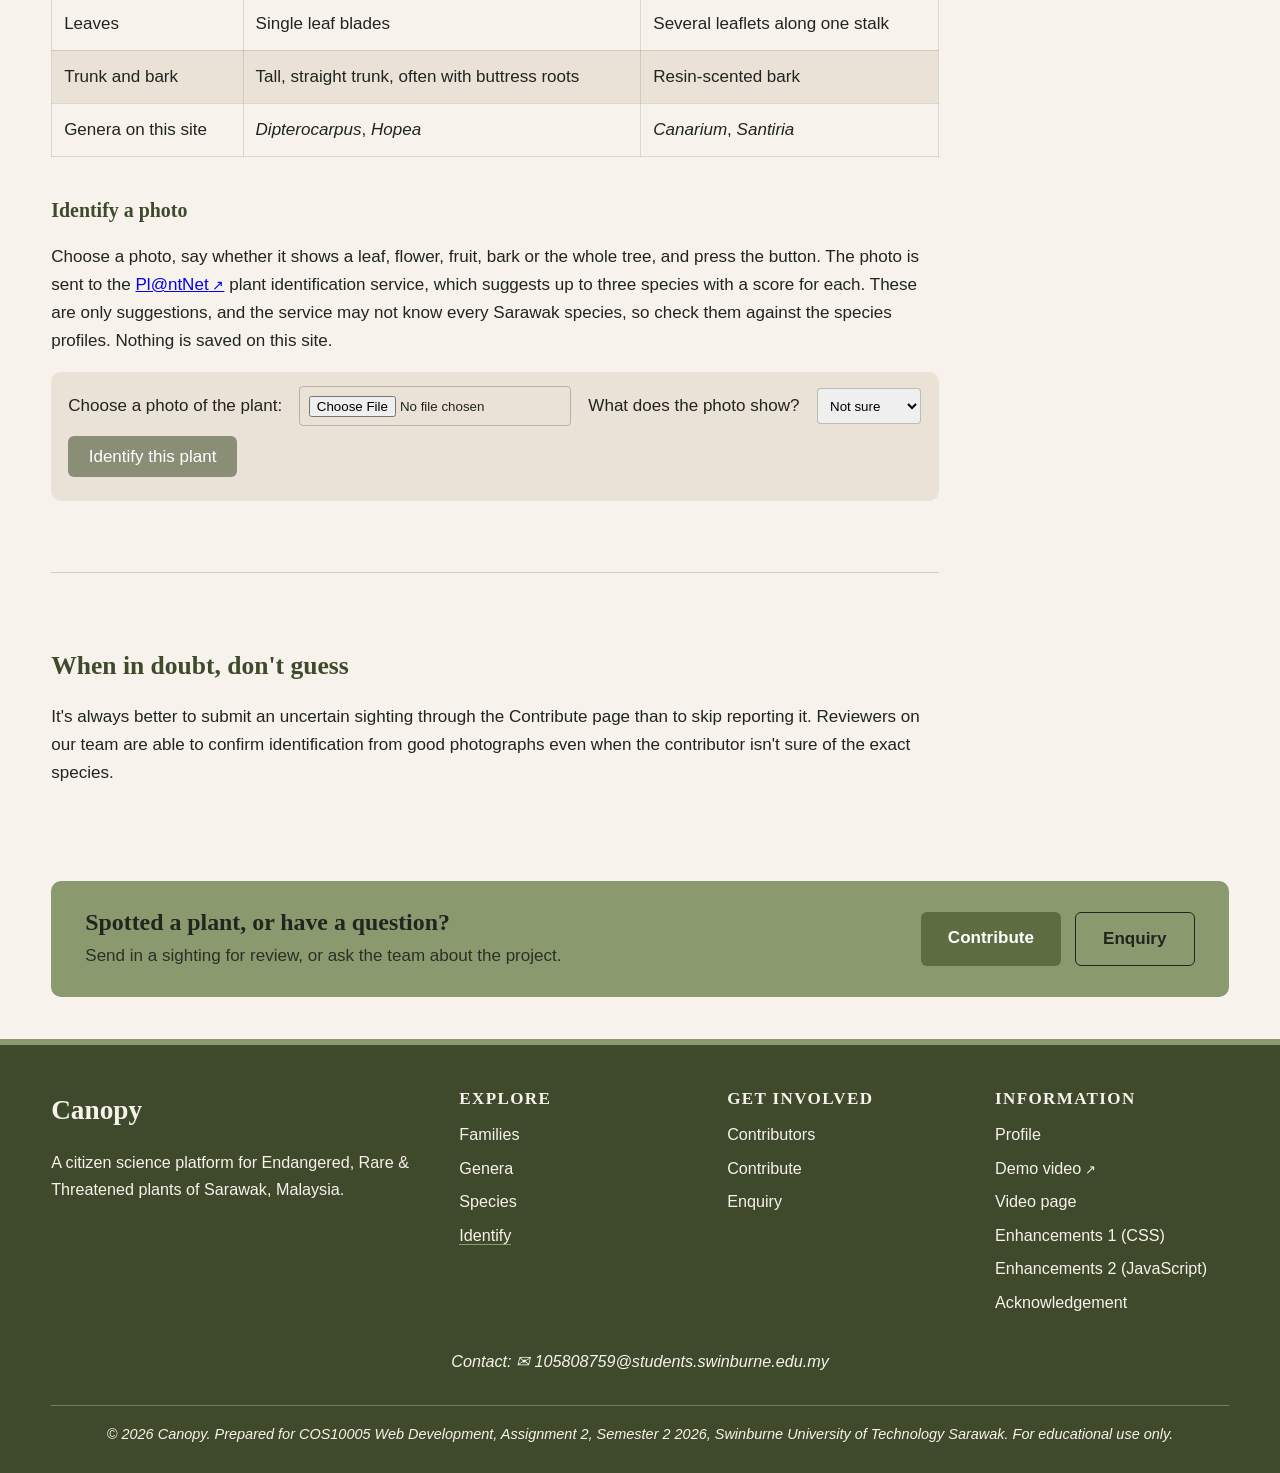
<file: identify.html>
<!DOCTYPE html>
<!--
  identify.html identify page
  COS10005 Web Development, Assignment 2 (Semester 2, 2026)
  Lincoln Kho Jia Heng, 105808759
-->
<html xmlns="http://www.w3.org/1999/xhtml" lang="en" xml:lang="en">
<head>
    <meta charset="UTF-8" />
    <meta name="viewport" content="width=device-width, initial-scale=1.0" />
    <meta name="author" content="Lincoln Kho Jia Heng (105808759)" />
    <meta name="keywords" content="Sarawak, plants, ERT, citizen science, Dipterocarpaceae, Burseraceae, biodiversity" />
    <meta name="description" content="Guide to identifying ERT plants in the field, with a photo identification tool, for Canopy contributors." />
    <title>Canopy | Identify</title>
    <link rel="stylesheet" href="styles/style.css" />
    <link rel="stylesheet" href="styles/mobile.css" media="screen and (max-width: 700px)" />
    <script src="scripts/script.js" defer="defer"></script>
    <script src="scripts/enhancements.js" defer="defer"></script>
</head>
<body>
    <!-- top of the page: logo, tagline, menu -->
    <header>
        <h1 class="brand">
            <a href="index.html" class="brand-link">
                <img src="images/logo.svg" alt="Canopy logo" class="logo-icon" width="56" height="34" />
            </a>
        </h1>
        <p class="tagline">A citizen science platform for Endangered, Rare &amp; Threatened plants</p>
        <nav>
            <!-- hamburger menu for phones: hidden checkbox and label, no JavaScript -->
            <input type="checkbox" id="nav-toggle" class="nav-toggle" />
            <label for="nav-toggle" class="nav-toggle-label"><span class="burger-icon">&#9776;</span><span class="burger-text">Menu</span></label>
            <ul class="menu">
                <li class="has-dropdown">
                    <a href="explore.html">Explore</a>
                    <ul class="dropdown">
                        <li><a href="explore1.html">Families</a></li>
                        <li><a href="explore2.html">Genera</a></li>
                        <li><a href="explore3.html">Species</a></li>
                    </ul>
                </li>
                <li><a href="identify.html">Identify</a></li>
                <li><a href="contributor.html">Contributors</a></li>
                <li><a href="contribute.html">Contribute</a></li>
                <li><a href="enquiry.html">Enquiry</a></li>
                <li><a href="profile.html">Profile</a></li>
            </ul>
        </nav>
    </header>

    <!-- wrapper: main column on the left, manual box on the right -->
    <div class="page-layout">
    <!-- main part of the page -->
    <main>
        <h2>Identifying an ERT plant in the field</h2>
        <p>
            One of the biggest barriers to citizen science is confidence: many hikers see something unusual but
            aren't sure whether it's worth reporting. This page walks through a simple process for narrowing down
            what you've found, even without formal botanical training. You can also upload a photo
            further down the page and let an online plant identification service suggest a species, as a second opinion.
        </p>

        <!-- section: visual cues -->
        <section id="visual-cues">
            <h3>Start with the obvious visual cues</h3>
            <p>
                Before trying to match a tree to a species, look for a handful of large, easy-to-spot features,
                either on the tree itself or on what has fallen from it. A papery winged fruit, or a tall trunk that
                flares into buttress roots at the base, points to a dipterocarp such as <em>Dipterocarpus</em> or
                <em>Hopea</em>. A leaf made of several leaflets along one stalk, combined with fragrant resin on the
                bark, points to the incense-tree family and the genera <em>Canarium</em> and <em>Santiria</em>.
                Because their fruit, leaves and smell differ so clearly, this first step usually narrows things down quickly.
            </p>
            <figure>
                <img src="images/identify-comparison.jpg" alt="Side-by-side comparison of a dry winged Dipterocarpus fruit and a small fleshy Santiria fruit" width="600" height="400" />
                <figcaption>Left: the fruit of a <em>Dipterocarpus</em> tree, carried on long papery wings. Right: the fruit of a <em>Santiria</em> tree, a small fleshy drupe that ripens from green through red to black. The fruit alone usually tells the two families apart.</figcaption>
            </figure>
        </section>

        <!-- section: narrowing down -->
        <section id="narrowing-down">
            <h3>Narrowing down the species</h3>
            <p>
                Once you know the family, elevation and habitat are usually the fastest way to narrow things down
                further. A very tall tree with a straight, clean trunk and long-winged fruit on the ground in lowland forest could be
                <em>Dipterocarpus grandiflorus</em> or <em>Dipterocarpus cornutus</em>, while a tree in swamp forest that
                floods now and then may be <em>Hopea nutans</em>. For the incense-tree family, the resin-scented bark and
                leaflet stalks that dry black on <em>Santiria laevigata</em>, or the swampy habitat and reddish fruit of
                <em>Santiria apiculata</em>, are useful clues once you compare your photos against the species profiles on the Explore page.
            </p>
            <!-- ordered list -->
            <ol>
                <li>Identify the family from the fruit, leaves and bark of the tree.</li>
                <li>Note the elevation, habitat type, and nearby vegetation.</li>
                <li>Compare leaf shape, bark and fruit against the species pages.</li>
                <li>If still unsure, submit the sighting anyway and let a reviewer confirm it.</li>
            </ol>
            <!-- definition list -->
            <dl>
                <dt>Elevation</dt>
                <dd>Height above sea level; a strong indicator for narrowing down which <em>Hopea</em> or <em>Santiria</em> species you may have found.</dd>
                <dt>Habitat type</dt>
                <dd>Broad category such as lowland mixed dipterocarp forest, peat swamp forest, or freshwater swamp forest.</dd>
            </dl>
            <div class="table-scroll">
                <!-- table: Field clues for the two families -->
                <table class="data-table">
                    <caption>Field clues for the two families</caption>
                    <thead>
                        <tr><th scope="col">Clue</th><th scope="col">Dipterocarpaceae</th><th scope="col">Burseraceae</th></tr>
                    </thead>
                    <tbody>
                        <tr><td>Fruit</td><td>Dry fruit carried on papery wings</td><td>Small fleshy fruit (a drupe)</td></tr>
                        <tr><td>Leaves</td><td>Single leaf blades</td><td>Several leaflets along one stalk</td></tr>
                        <tr><td>Trunk and bark</td><td>Tall, straight trunk, often with buttress roots</td><td>Resin-scented bark</td></tr>
                        <tr><td>Genera on this site</td><td><em>Dipterocarpus</em>, <em>Hopea</em></td><td><em>Canarium</em>, <em>Santiria</em></td></tr>
                    </tbody>
                </table>
            </div>
        </section>

        <!-- section: identify a photo, filled in by enhancements.js -->
        <section id="photo-identify">
            <h3>Identify a photo</h3>
            <p>
                Choose a photo, say whether it shows a leaf, flower, fruit, bark or the whole tree, and press the button.
                The photo is sent to the <a href="https://my.plantnet.org/">Pl@ntNet</a> plant identification service,
                which suggests up to three species with a score for each. These are only suggestions, and the service may
                not know every Sarawak species, so check them against the species profiles. Nothing is saved on this site.
            </p>
            <div id="identify-tool" class="identify-box"></div>
            <noscript><p>Turn on JavaScript to identify a photo here.</p></noscript>
        </section>

        <hr />

        <!-- aside: a related note -->
        <aside>
            <h2>When in doubt, don't guess</h2>
            <p>
                It's always better to submit an uncertain sighting through the Contribute page than to skip
                reporting it. Reviewers on our team are able to confirm identification from good photographs even
                when the contributor isn't sure of the exact species.
            </p>
        </aside>
    </main>
    <!-- manual box (aside), floats right -->
    <aside class="manual-box" aria-label="Page manual">
        <h2>Manual</h2>
        <h3>How to identify a plant</h3>
        <!-- ordered list -->
        <ol>
            <li>A winged fruit or buttressed trunk suggests a dipterocarp; compound leaves with fragrant resin suggest Burseraceae.</li>
            <li>Note the elevation and habitat.</li>
            <li>Compare leaves, bark and fruit with the Species page.</li>
            <li>Optional: choose a photo in the identify box and press Identify this plant to get species suggestions.</li>
            <li>Still unsure? Go to Contribute.</li>
        </ol>
    </aside>
    </div>

    <!-- bottom bar: buttons to Contribute and Enquiry -->
    <section class="cta-bar" aria-label="Get involved">
        <div class="cta-text">
            <h2>Spotted a plant, or have a question?</h2>
            <p>Send in a sighting for review, or ask the team about the project.</p>
        </div>
        <div class="cta-actions">
            <a href="contribute.html" class="btn cta-primary">Contribute</a>
            <a href="enquiry.html" class="btn cta-secondary">Enquiry</a>
        </div>
    </section>

    <!-- footer: links, my email (mailto) and copyright -->
    <footer>
        <div class="footer-grid">
            <div class="footer-about">
                <p class="footer-brand">Canopy</p>
                <p>A citizen science platform for Endangered, Rare &amp; Threatened plants of Sarawak, Malaysia.</p>
            </div>
            <nav class="footer-col" aria-label="Explore plants">
                <h2>Explore</h2>
                <ul>
                    <li><a href="explore1.html">Families</a></li>
                    <li><a href="explore2.html">Genera</a></li>
                    <li><a href="explore3.html">Species</a></li>
                    <li><a href="identify.html" aria-current="page">Identify</a></li>
                </ul>
            </nav>
            <nav class="footer-col" aria-label="Get involved">
                <h2>Get involved</h2>
                <ul>
                    <li><a href="contributor.html">Contributors</a></li>
                    <li><a href="contribute.html">Contribute</a></li>
                    <li><a href="enquiry.html">Enquiry</a></li>
                </ul>
            </nav>
            <nav class="footer-col" aria-label="Site information">
                <h2>Information</h2>
                <ul>
                    <li><a href="profile.html">Profile</a></li>
                    <li><a href="https://youtu.be/JJjthoW2Zk4" target="_blank" rel="noopener">Demo video</a></li>
                    <li><a href="video.html">Video page</a></li>
                    <li><a href="enhancement1.html">Enhancements 1 (CSS)</a></li>
                    <li><a href="enhancement2.html">Enhancements 2 (JavaScript)</a></li>
                    <li><a href="acknowledgement.html">Acknowledgement</a></li>
                </ul>
            </nav>
        </div>
        <p class="footer-contact">Contact: <a href="mailto:105808759@students.swinburne.edu.my">105808759@students.swinburne.edu.my</a></p>
        <p class="footer-legal">&#169; 2026 Canopy. Prepared for COS10005 Web Development, Assignment 2, Semester 2 2026, Swinburne University of Technology Sarawak. For educational use only.</p>
    </footer>
</body>
</html>
</file>
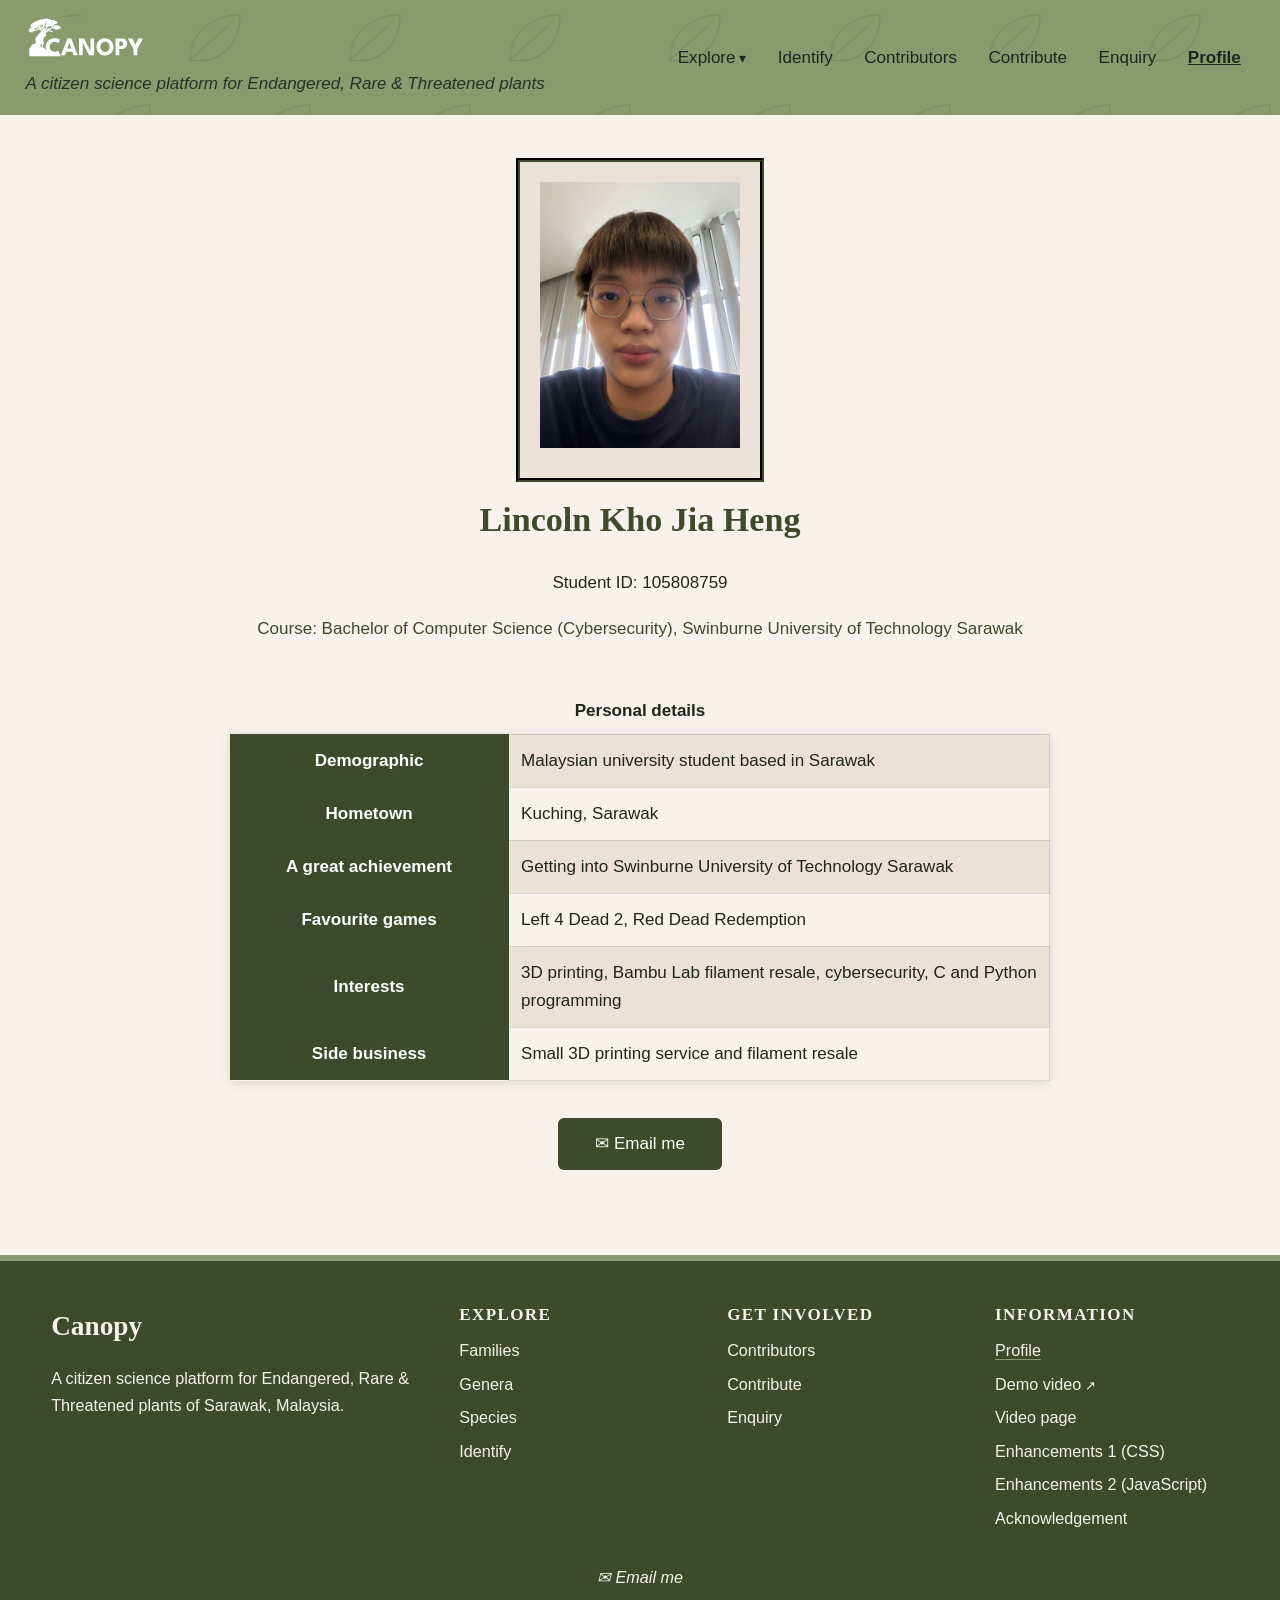
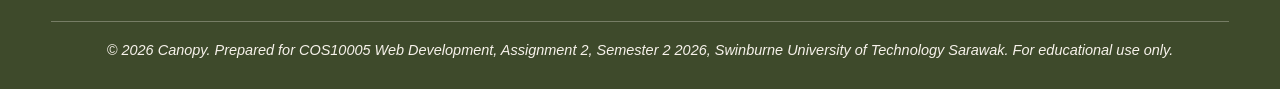
<file: profile.html>
<!DOCTYPE html>
<!--
  profile.html student profile
  COS10005 Web Development, Assignment 2 (Semester 2, 2026)
  Lincoln Kho Jia Heng, 105808759
-->
<html xmlns="http://www.w3.org/1999/xhtml" lang="en" xml:lang="en">
<head>
    <meta charset="UTF-8" />
    <meta name="viewport" content="width=device-width, initial-scale=1.0" />
    <meta name="author" content="Lincoln Kho Jia Heng (105808759)" />
    <meta name="keywords" content="Sarawak, plants, ERT, citizen science, Dipterocarpaceae, Burseraceae, biodiversity" />
    <meta name="description" content="Individual profile page for the Canopy project author." />
    <title>Canopy | My Profile</title>
    <link rel="stylesheet" href="styles/style.css" />
    <link rel="stylesheet" href="styles/mobile.css" media="screen and (max-width: 700px)" />
    <script src="scripts/script.js" defer="defer"></script>
    <script src="scripts/enhancements.js" defer="defer"></script>
</head>
<body>
    <!-- top of the page: logo, tagline, menu -->
    <header>
        <h1 class="brand">
            <a href="index.html" class="brand-link">
                <img src="images/logo.svg" alt="Canopy logo" class="logo-icon" width="56" height="34" />
            </a>
        </h1>
        <p class="tagline">A citizen science platform for Endangered, Rare &amp; Threatened plants</p>
        <nav>
            <!-- hamburger menu for phones: hidden checkbox and label, no JavaScript -->
            <input type="checkbox" id="nav-toggle" class="nav-toggle" />
            <label for="nav-toggle" class="nav-toggle-label"><span class="burger-icon">&#9776;</span><span class="burger-text">Menu</span></label>
            <ul class="menu">
                <li class="has-dropdown">
                    <a href="explore.html">Explore</a>
                    <ul class="dropdown">
                        <li><a href="explore1.html">Families</a></li>
                        <li><a href="explore2.html">Genera</a></li>
                        <li><a href="explore3.html">Species</a></li>
                    </ul>
                </li>
                <li><a href="identify.html">Identify</a></li>
                <li><a href="contributor.html">Contributors</a></li>
                <li><a href="contribute.html">Contribute</a></li>
                <li><a href="enquiry.html">Enquiry</a></li>
                <li><a href="profile.html">Profile</a></li>
            </ul>
        </nav>
    </header>

    <!-- main part of the page -->
    <main id="profile-main">
        <!-- section: profile card -->
        <section id="profile-card">
            <figure class="profile-photo">
                <img src="images/profile-photo.jpg" alt="Photo of Lincoln Kho Jia Heng" width="200" height="200" />
            </figure>
            <div class="profile-id">
                <h2 class="profile-name">Lincoln Kho Jia Heng</h2>
                <p class="student-number">Student ID: <span>105808759</span></p>
                <p class="course">Course: Bachelor of Computer Science (Cybersecurity), Swinburne University of Technology Sarawak</p>
            </div>
        </section>

        <!-- section: personal details -->
        <section id="personal-details">
            <h2 class="visually-hidden">About me</h2>
            <!-- table: Personal details -->
            <table class="profile-table">
                <caption>Personal details</caption>
                <tbody>
                    <tr>
                        <th scope="row">Demographic</th>
                        <td>Malaysian university student based in Sarawak</td>
                    </tr>
                    <tr>
                        <th scope="row">Hometown</th>
                        <td>Kuching, Sarawak</td>
                    </tr>
                    <tr>
                        <th scope="row">A great achievement</th>
                        <td>Getting into Swinburne University of Technology Sarawak</td>
                    </tr>
                    <tr>
                        <th scope="row">Favourite games</th>
                        <td>Left 4 Dead 2, Red Dead Redemption</td>
                    </tr>
                    <tr>
                        <th scope="row">Interests</th>
                        <td>3D printing, Bambu Lab filament resale, cybersecurity, C and Python programming</td>
                    </tr>
                    <tr>
                        <th scope="row">Side business</th>
                        <td>Small 3D printing service and filament resale</td>
                    </tr>
                </tbody>
            </table>
        </section>

        <div class="profile-email">
            <a href="mailto:105808759@students.swinburne.edu.my" class="btn">Email me</a>
        </div>
    </main>

    <!-- footer: links, my email (mailto) and copyright -->
    <footer>
        <div class="footer-grid">
            <div class="footer-about">
                <p class="footer-brand">Canopy</p>
                <p>A citizen science platform for Endangered, Rare &amp; Threatened plants of Sarawak, Malaysia.</p>
            </div>
            <nav class="footer-col" aria-label="Explore plants">
                <h2>Explore</h2>
                <ul>
                    <li><a href="explore1.html">Families</a></li>
                    <li><a href="explore2.html">Genera</a></li>
                    <li><a href="explore3.html">Species</a></li>
                    <li><a href="identify.html">Identify</a></li>
                </ul>
            </nav>
            <nav class="footer-col" aria-label="Get involved">
                <h2>Get involved</h2>
                <ul>
                    <li><a href="contributor.html">Contributors</a></li>
                    <li><a href="contribute.html">Contribute</a></li>
                    <li><a href="enquiry.html">Enquiry</a></li>
                </ul>
            </nav>
            <nav class="footer-col" aria-label="Site information">
                <h2>Information</h2>
                <ul>
                    <li><a href="profile.html" aria-current="page">Profile</a></li>
                    <li><a href="https://youtu.be/JJjthoW2Zk4" target="_blank" rel="noopener">Demo video</a></li>
                    <li><a href="video.html">Video page</a></li>
                    <li><a href="enhancement1.html">Enhancements 1 (CSS)</a></li>
                    <li><a href="enhancement2.html">Enhancements 2 (JavaScript)</a></li>
                    <li><a href="acknowledgement.html">Acknowledgement</a></li>
                </ul>
            </nav>
        </div>
        <p class="footer-contact"><a href="mailto:105808759@students.swinburne.edu.my">Email me</a></p>
        <p class="footer-legal">&#169; 2026 Canopy. Prepared for COS10005 Web Development, Assignment 2, Semester 2 2026, Swinburne University of Technology Sarawak. For educational use only.</p>
    </footer>
</body>
</html>
</file>
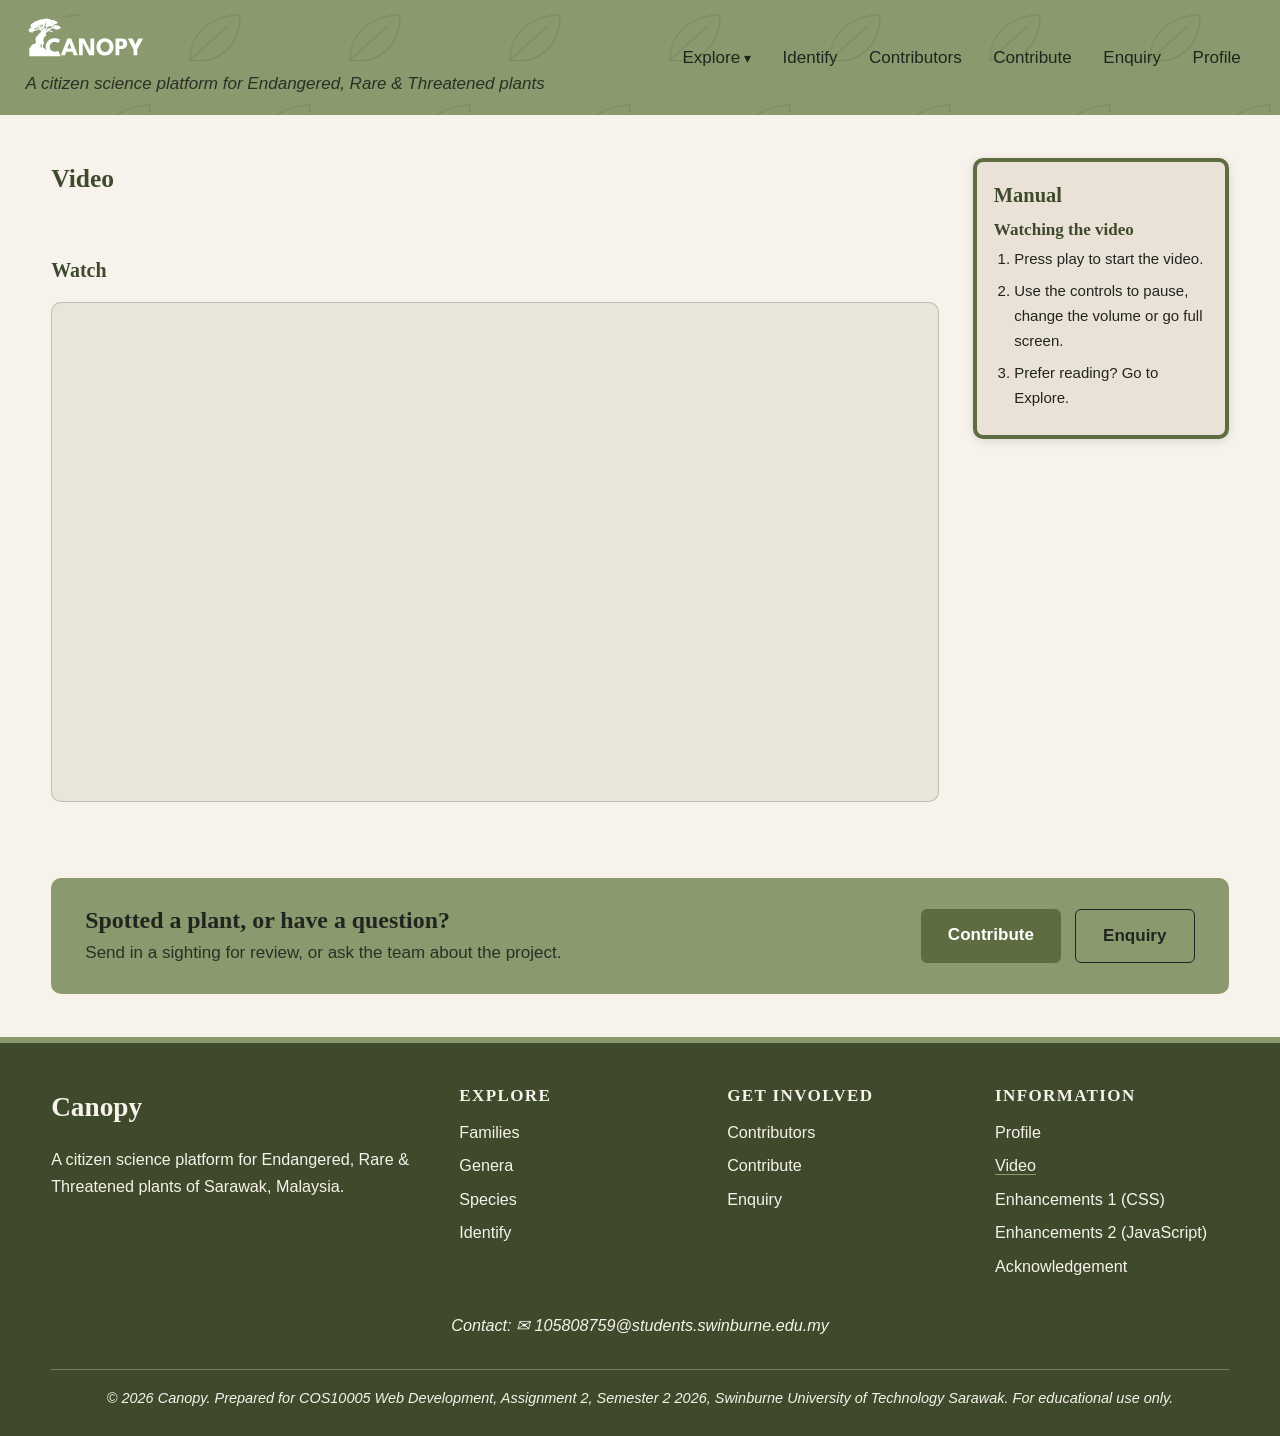
<file: video.html>
<!DOCTYPE html>
<!--
  video.html demo video page
  COS10005 Web Development, Assignment 2 (Semester 2, 2026)
  Lincoln Kho Jia Heng, 105808759
-->
<html xmlns="http://www.w3.org/1999/xhtml" lang="en" xml:lang="en">
<head>
    <meta charset="UTF-8" />
    <meta name="viewport" content="width=device-width, initial-scale=1.0" />
    <meta name="author" content="Lincoln Kho Jia Heng (105808759)" />
    <meta name="keywords" content="Sarawak, plants, ERT, citizen science, Dipterocarpaceae, Burseraceae, biodiversity" />
    <meta name="description" content="Watch a short introduction to the Canopy citizen science platform." />
    <title>Canopy | Video</title>
    <link rel="stylesheet" href="styles/style.css" />
    <link rel="stylesheet" href="styles/mobile.css" media="screen and (max-width: 700px)" />
    <script src="scripts/script.js" defer="defer"></script>
    <script src="scripts/enhancements.js" defer="defer"></script>
</head>
<body>
    <!-- top of the page: logo, tagline, menu -->
    <header>
        <h1 class="brand">
            <a href="index.html" class="brand-link">
                <img src="images/logo.svg" alt="Canopy logo" class="logo-icon" width="56" height="34" />
            </a>
        </h1>
        <p class="tagline">A citizen science platform for Endangered, Rare &amp; Threatened plants</p>
        <nav>
            <!-- hamburger menu for phones: hidden checkbox and label, no JavaScript -->
            <input type="checkbox" id="nav-toggle" class="nav-toggle" />
            <label for="nav-toggle" class="nav-toggle-label"><span class="burger-icon">&#9776;</span><span class="burger-text">Menu</span></label>
            <ul class="menu">
                <li class="has-dropdown">
                    <a href="explore.html">Explore</a>
                    <ul class="dropdown">
                        <li><a href="explore1.html">Families</a></li>
                        <li><a href="explore2.html">Genera</a></li>
                        <li><a href="explore3.html">Species</a></li>
                    </ul>
                </li>
                <li><a href="identify.html">Identify</a></li>
                <li><a href="contributor.html">Contributors</a></li>
                <li><a href="contribute.html">Contribute</a></li>
                <li><a href="enquiry.html">Enquiry</a></li>
                <li><a href="profile.html">Profile</a></li>
            </ul>
        </nav>
    </header>

    <!-- wrapper: main column on the left, manual box on the right -->
    <div class="page-layout">
    <!-- main part of the page -->
    <main>
        <h2>Video</h2>
        <!-- section: video player -->
        <section id="video-player">
            <h3>Watch</h3>
            <div class="video-slot">
                <iframe src="https://www.youtube.com/embed/JJjthoW2Zk4" title="Canopy demo video" allowfullscreen="allowfullscreen"></iframe>
            </div>
        </section>
    </main>
    <!-- manual box (aside), floats right -->
    <aside class="manual-box" aria-label="Page manual">
        <h2>Manual</h2>
        <h3>Watching the video</h3>
        <!-- ordered list -->
        <ol>
            <li>Press play to start the video.</li>
            <li>Use the controls to pause, change the volume or go full screen.</li>
            <li>Prefer reading? Go to Explore.</li>
        </ol>
    </aside>
    </div>

    <!-- bottom bar: buttons to Contribute and Enquiry -->
    <section class="cta-bar" aria-label="Get involved">
        <div class="cta-text">
            <h2>Spotted a plant, or have a question?</h2>
            <p>Send in a sighting for review, or ask the team about the project.</p>
        </div>
        <div class="cta-actions">
            <a href="contribute.html" class="btn cta-primary">Contribute</a>
            <a href="enquiry.html" class="btn cta-secondary">Enquiry</a>
        </div>
    </section>

    <!-- footer: links, my email (mailto) and copyright -->
    <footer>
        <div class="footer-grid">
            <div class="footer-about">
                <p class="footer-brand">Canopy</p>
                <p>A citizen science platform for Endangered, Rare &amp; Threatened plants of Sarawak, Malaysia.</p>
            </div>
            <nav class="footer-col" aria-label="Explore plants">
                <h2>Explore</h2>
                <ul>
                    <li><a href="explore1.html">Families</a></li>
                    <li><a href="explore2.html">Genera</a></li>
                    <li><a href="explore3.html">Species</a></li>
                    <li><a href="identify.html">Identify</a></li>
                </ul>
            </nav>
            <nav class="footer-col" aria-label="Get involved">
                <h2>Get involved</h2>
                <ul>
                    <li><a href="contributor.html">Contributors</a></li>
                    <li><a href="contribute.html">Contribute</a></li>
                    <li><a href="enquiry.html">Enquiry</a></li>
                </ul>
            </nav>
            <nav class="footer-col" aria-label="Site information">
                <h2>Information</h2>
                <ul>
                    <li><a href="profile.html">Profile</a></li>
                    <li><a href="video.html" aria-current="page">Video</a></li>
                    <li><a href="enhancement1.html">Enhancements 1 (CSS)</a></li>
                    <li><a href="enhancement2.html">Enhancements 2 (JavaScript)</a></li>
                    <li><a href="acknowledgement.html">Acknowledgement</a></li>
                </ul>
            </nav>
        </div>
        <p class="footer-contact">Contact: <a href="mailto:105808759@students.swinburne.edu.my">105808759@students.swinburne.edu.my</a></p>
        <p class="footer-legal">&#169; 2026 Canopy. Prepared for COS10005 Web Development, Assignment 2, Semester 2 2026, Swinburne University of Technology Sarawak. For educational use only.</p>
    </footer>
</body>
</html>
</file>
<file: styles/style.css>
/*
   Canopy style.css (main desktop styles)
   COS10005 Assignment 1, Lincoln Kho Jia Heng

   Colours I picked:
     sage 8B9A6E header bar and call to action bar
     cream F7F2EB page background
     beige EAE2D6 cards, table cells and forms
   White text on plain sage was too hard to read, so text on sage is
   near black and headings and buttons use darker shades of the same green.
   To change the colour scheme, edit the variables just below.
   Everything else uses them.
*/

:root {
    --color-sage: #8b9a6e;
    --color-sage-rgb: 139, 154, 110;

    --color-primary: #3e4a2b;      /* dark green: headings, buttons */
    --color-primary-rgb: 62, 74, 43;

    --color-accent: #5e6c42;       /* mid green: hovers, borders */
    --color-accent-rgb: 94, 108, 66;

    --color-neutral: #f7f2eb;      /* cream page background */

    --color-ink: #20251f;     /* near black, body text */
    --color-surface: #eae2d6; /* beige: cards, forms */

    --radius: 10px;
    --shadow: 0 2px 10px rgba(0, 0, 0, 0.12);
    --shadow-hover: 0 6px 16px rgba(0, 0, 0, 0.18);
}

/* Element selectors */
* {
    box-sizing: border-box;
}

body {
    margin: 0;
    font-family: "Segoe UI", Verdana, Arial, sans-serif;
    background-color: var(--color-neutral);
    color: var(--color-ink);
    line-height: 1.65;
}

h1, h2, h3, h4 {
    font-family: Georgia, "Times New Roman", serif;
    color: var(--color-primary);
    line-height: 1.25;
}

img {
    max-width: 100%;
    height: auto;
}

hr {
    border: none;
    border-top: 1px solid rgba(var(--color-primary-rgb), 0.2);
    margin: 2rem 0;
}

/* grouping selector: same spacing for all headings */
h1, h2, h3 {
    margin-top: 0.2em;
}

/* Layout (liquid responsive) */
main, footer {
    width: 94%;
    max-width: 1500px;
    margin: 0 auto;
}

header {
    /* faint leaf pattern behind the green header (the image is in the images folder inside styles) */
    background-image: url("images/leaves.svg");
    background-color: var(--color-sage);
    color: var(--color-ink);
    padding: 1rem 1.5rem;
    width: 100%;
    display: grid;
    grid-template-columns: 1fr auto;
    column-gap: 2rem;
    align-items: center;
}

/* logo, tagline and menu line up on the left */
header h1, header p.tagline, header nav {
    width: auto;
    max-width: none;
    margin-left: 0;
    margin-right: 0;
}

main {
    padding: 2.5rem 0;
    /* flexbox so the sections move around when the window is resized */
    display: flex;
    flex-wrap: wrap;
    gap: 2.2rem;
}

main > * {
    flex: 1 1 100%;
    animation: rise 0.6s ease backwards;
}

/* Class selectors */
.tagline {
    font-style: italic;
    margin-top: 0;
    opacity: 0.9;
}

/* logo and name, a link back to the home page */
.brand {
    margin: 0;
    font-size: 100%;
}

.brand-link {
    display: inline-flex;
    align-items: center;
    gap: 0.6rem;
    text-decoration: none;
    color: inherit;
}

.logo-icon {
    display: block;
    height: 2.8rem;
    width: auto;
}

/*
 Hamburger menu (checkbox hack). The checkbox is hidden and the label
   works as the Menu button. It only shows on phones, see mobile.css.
   Idea from https://css-tricks.com/the-checkbox-hack/
*/
.nav-toggle {
    position: absolute;
    opacity: 0;
    width: 1px;
    height: 1px;
}

.nav-toggle-label {
    display: none;
    width: fit-content;
    font-size: 1.8rem;
    line-height: 1;
    color: var(--color-ink);
    cursor: pointer;
    margin-top: 0.5rem;
}

.nav-toggle-label:hover {
    color: var(--color-accent);
}

.menu {
    display: flex;
    list-style: none;
    flex-wrap: wrap;
    gap: 0.25rem;
    padding: 0;
    margin: 0;
    justify-content: flex-end;
}

.nav-toggle:checked ~ .menu {
    display: flex;
}

.nav-toggle:focus ~ .nav-toggle-label {
    outline: 2px solid var(--color-accent);
}

.submenu ul {
    list-style: none;
    display: flex;
    flex-wrap: wrap;
    gap: 1rem;
    padding: 0;
    border-bottom: 2px solid var(--color-primary);
    margin-bottom: 1.5rem;
}

.form-row {
    margin-bottom: 1.1rem;
    display: flex;
    flex-direction: column;
    max-width: none;
}

.form-row label {
    font-weight: bold;
    margin-bottom: 0.3rem;
}

.profile-name {
    text-align: center;
    font-weight: bold;
    font-size: 200%;
}

.student-number {
    text-align: center;
    font-family: Arial, sans-serif;
}

.course {
    text-align: center;
    color: rgb(62, 74, 43);
}

.profile-photo {
    float: left;
    border: 4px groove var(--color-primary);
    padding: 20px;
    margin: 0 0 1rem calc(50% - 124px);
    background-color: var(--color-surface);
    width: 248px;
}

.profile-table {
    border-collapse: collapse;
    width: 100%;
    box-shadow: var(--shadow);
}

.profile-table th {
    text-align: center;
    font-weight: bold;
    background-color: #3e4a2b;
    color: #fff;
    padding: 0.7rem;
    width: 34%;
}

.profile-table td {
    padding: 0.7rem;
    border: 1px solid rgba(var(--color-primary-rgb), 0.15);
    background-color: #eae2d6; /* hex: beige */
}

.profile-table caption {
    font-weight: bold;
    margin-bottom: 0.5rem;
}

/* Id selector */
#hero img {
    border-radius: 0;
    box-shadow: none;
    display: block;
    width: 100%;
    animation: drift 20s ease-in-out infinite alternate;
    aspect-ratio: 21 / 8;
    object-fit: cover;
}

/* Contextual selectors */
nav ul li {
    display: inline-block;
}

main dl dd {
    margin-left: 0;
    padding-left: 1rem;
    border-left: 3px solid var(--color-accent);
}

form fieldset {
    background-color: var(--color-surface);
    border: 1px solid rgba(var(--color-primary-rgb), 0.15);
    border-radius: var(--radius);
    padding: 1.2rem 1.4rem;
    margin-bottom: 1.2rem;
}

form fieldset legend {
    font-weight: bold;
    color: var(--color-primary);
    padding: 0 0.4rem;
}

/* Pseudo classes */
nav a:hover,
nav a:focus {
    color: var(--color-accent);
}

/* set by enhancements.js on the link of the page being viewed */
.menu a.active {
    text-decoration: underline;
    font-weight: bold;
}

table tbody tr:nth-child(even) td {
    background-color: #f7f2eb; /* hex: cream, alternate rows */
}

form button:hover {
    cursor: pointer;
    opacity: 0.88;
    transform: translateY(-2px);
}

/* Menu styling */
.menu a {
    color: var(--color-ink);
    text-decoration: none;
    padding: 0.4rem 0.8rem;
    border-radius: 4px;
    transition: background-color 0.2s ease, transform 0.2s ease;
}

.menu a:hover {
    background-color: rgba(255, 255, 255, 0.15);
    transform: translateY(-2px);
}

.submenu a {
    color: var(--color-primary);
    text-decoration: none;
    padding-bottom: 0.4rem;
    display: inline-block;
}

.submenu a:hover {
    border-bottom: 2px solid var(--color-accent);
}

/*
   Dropdown under "Explore" that slides down with Families, Genera and
   Species in three columns. It is opened by JavaScript (the dropdown code in
   enhancements.js), which adds the "open" class.
   Look based on https://www.w3schools.com/howto/howto_css_dropdown_navbar.asp
*/
nav {
    position: relative;
}

.dropdown {
    list-style: none;
    margin: 0;
    padding: 0 1rem;
    position: absolute;
    top: 100%;
    left: 0;
    right: 0;
    width: 100%;
    display: flex;
    flex-wrap: wrap;
    background-color: var(--color-primary);
    border-radius: 0 0 var(--radius) var(--radius);
    box-shadow: var(--shadow-hover);
    max-height: 0;
    overflow: hidden;
    transition: max-height 0.35s ease;
    z-index: 30;
}

/* the "open" class is added and removed by enhancements.js */
.has-dropdown.open .dropdown {
    max-height: 220px;
}

.dropdown li {
    flex: 1 1 0;
}

.dropdown a {
    display: block;
    padding: 1.1rem 1rem;
    color: #fff;
    text-decoration: none;
    text-align: center;
    border-left: 1px solid rgba(255, 255, 255, 0.15);
    font-family: Georgia, "Times New Roman", serif;
    font-size: 1.05rem;
}

.dropdown li:first-child a {
    border-left: none;
}

.dropdown a:hover {
    background-color: rgba(var(--color-accent-rgb), 0.9);
}

/* Buttons */
button, .btn {
    background-color: var(--color-primary);
    color: #fff;
    border: none;
    padding: 0.6rem 1.2rem;
    border-radius: 6px;
    font-size: 1rem;
    margin-right: 0.5rem;
    transition: opacity 0.2s ease, transform 0.2s ease;
    cursor: pointer;
    text-decoration: none;
    display: inline-block;
}

.btn:hover {
    opacity: 0.88;
    transform: translateY(-2px);
}

button[type="reset"] {
    background-color: rgba(var(--color-primary-rgb), 0.55);
}

.enh-reference {
    font-size: 0.85rem;
    font-style: italic;
    opacity: 0.75;
}

/* Footer */
footer {
    text-align: center;
    padding: 1.5rem 0;
    font-size: 0.9rem; /* full opacity so the footer text is easy to read */
    border-top: 1px solid rgba(var(--color-primary-rgb), 0.2);
    margin-top: 2rem;
}

/* Explore overview: one column of rows, each with buttons to the other two pages */
.category-column {
    display: flex;
    flex-direction: column;
    gap: 1.2rem;
    margin: 1rem 0;
}

.category-row {
    background-color: var(--color-surface);
    border-radius: var(--radius);
    box-shadow: var(--shadow);
    padding: 1.4rem 1.6rem;
    display: flex;
    flex-wrap: wrap;
    align-items: center;
    justify-content: space-between;
    gap: 1rem;
    border-left: 6px solid var(--color-primary);
    transition: box-shadow 0.2s ease, transform 0.2s ease;
}

.category-row:hover {
    box-shadow: var(--shadow-hover);
    transform: translateY(-2px);
}

.category-row-text h3 {
    margin: 0 0 0.3rem 0;
}

.category-row-text h3 a {
    color: var(--color-primary);
    text-decoration: none;
}

.category-row-text h3 a:hover {
    color: var(--color-accent);
}

.category-row-text p {
    margin: 0;
}

.category-row-links {
    display: flex;
    flex-wrap: wrap;
    gap: 0.5rem;
}

.category-row-links .btn {
    background-color: transparent;
    color: var(--color-primary);
    border: 1.5px solid var(--color-primary);
    padding: 0.45rem 0.9rem;
    font-size: 0.9rem;
}

.category-row-links .btn:hover {
    background-color: var(--color-primary);
    color: #fff;
}

/* ENHANCEMENT: photo gallery on the species page (see enhancement1.html) */
.gallery {
    display: flex;
    flex-wrap: wrap;
    gap: 1rem;
    padding: 0;
    margin: 1rem 0;
}

.gallery-item {
    position: relative;
    display: block;
    width: clamp(150px, 11vw, 220px);
    height: auto;
    overflow: hidden;
    border-radius: var(--radius);
    text-decoration: none;
    box-shadow: var(--shadow);
    aspect-ratio: 1;
}

.gallery-item img {
    width: 100%;
    height: 100%;
    object-fit: cover;
    display: block;
    transition: transform 0.35s ease;
}

.gallery-item:hover img,
.gallery-item:focus img {
    transform: scale(1.18);
}

.gallery-item span {
    position: absolute;
    left: 0;
    right: 0;
    bottom: 0;
    background-color: rgba(var(--color-primary-rgb), 0.85);
    color: #fff;
    font-size: 0.78rem;
    text-align: center;
    padding: 0.3rem 0.2rem;
}

/* ENHANCEMENT: flip cards on the species page (see enhancement1.html) */
.flip-card-row {
    display: flex;
    flex-wrap: wrap;
    gap: 1.5rem;
    margin: 1rem 0;
}

.flip-card {
    width: clamp(170px, 12vw, 230px);
    height: auto;
    perspective: 1000px;
    aspect-ratio: 17 / 21;
}

.flip-card-inner {
    position: relative;
    width: 100%;
    height: 100%;
    transition: transform 0.6s;
    transform-style: preserve-3d;
}

.flip-card:hover .flip-card-inner,
.flip-card:focus .flip-card-inner,
.flip-card:focus-within .flip-card-inner {
    transform: rotateY(180deg);
}

.flip-card-front,
.flip-card-back {
    position: absolute;
    width: 100%;
    height: 100%;
    top: 0;
    left: 0;
    backface-visibility: hidden;
    border-radius: var(--radius);
    overflow: hidden;
    box-shadow: var(--shadow);
}

.flip-card-front {
    background-color: var(--color-surface);
    display: flex;
    flex-direction: column;
}

.flip-card-front img {
    width: 100%;
    height: 70%;
    object-fit: cover;
}

.flip-card-front span {
    padding: 0.5rem 0.3rem;
    font-weight: bold;
    font-size: 0.8rem;
    text-align: center;
}

.flip-card-back {
    background-color: var(--color-primary);
    color: #fff;
    transform: rotateY(180deg);
    display: flex;
    align-items: center;
    padding: 0.9rem;
}

.flip-card-back p {
    margin: 0;
    font-size: 0.85rem;
    line-height: 1.4;
}

/* ENHANCEMENT: attribute selectors and pseudo elements (see enhancement1.html) */

/* icon in front of mailto links */
a[href^="mailto:"]::before {
    content: "\2709  "; /* envelope */
}

/* arrow after links to other websites */
a[href^="http"]::after {
    content: " \2197"; /* arrow */
    font-size: 0.8em;
}

/* big first letter on the home page intro */
#intro p:first-of-type::first-letter {
    font-size: 220%;
    font-weight: bold;
    color: var(--color-primary);
    float: left;
    line-height: 0.9;
    padding-right: 4px;
}

/* ENHANCEMENT: colours and messages for valid invalid fields (JavaScript enhancement 2, see enhancement2.html) */
.field-bad {
    border: 2px solid #8b3a2f;
    background-color: rgba(139, 58, 47, 0.06);
}

.field-ok {
    border: 2px solid var(--color-primary);
    background-color: rgba(var(--color-primary-rgb), 0.06);
}

.field-note {
    display: block;
    font-size: 0.85rem;
    min-height: 1.3em;      /* keeps the space even when there is no message */
    margin-top: 0.25rem;
}

.field-note-bad {
    color: #8b3a2f;
}

.field-note-ok {
    color: var(--color-primary);
}

/* list of all the problems, filled in by script.js when a form fails */
.form-errors {
    border-left: 4px solid #8b3a2f;
    background-color: rgba(139, 58, 47, 0.08);
    padding: 0.2rem 1rem;
    margin-bottom: 1.2rem;
    max-width: 44rem;
}

.form-errors:empty {
    display: none;
}

.form-errors p {
    font-weight: bold;
    margin: 0.6rem 0 0.3rem;
}

/* character counter under the Comments box (JavaScript enhancement 5) */
.char-count {
    display: block;
    font-size: 0.85rem;
    opacity: 0.75;
}

input, textarea, select {
    padding: 0.5rem;
    border-radius: 4px;
    border: 1px solid rgba(var(--color-primary-rgb), 0.3);
    transition: border-color 0.2s ease, background-color 0.2s ease;
}

/* page layout: main column on the left, manual box on the right */
.page-layout {
    --manual-w: clamp(220px, 20vw, 300px);
    width: 94%;
    max-width: 1500px;
    margin: 0 auto;
    display: flow-root;
    align-items: initial;
    gap: clamp(1.5rem, 3vw, 3rem);
}

.page-layout main {
    flex: none;
    min-width: 0;
    width: calc(100% - var(--manual-w) - 2rem);
    max-width: none;
    margin: 0;
    float: left;
}

.manual-box {
    flex: 0 0 clamp(230px, 19%, 300px);
    position: static;
    top: 1rem;
    margin-top: 2.5rem;
    background-color: var(--color-surface);
    border-radius: var(--radius);
    box-shadow: var(--shadow);
    border-top: 6px solid var(--color-accent);
    padding: 1rem;
    flex-basis: clamp(230px, 18vw, 320px);
    animation: rise 0.6s 0.3s ease backwards;
    animation-delay: 0.2s;
    float: right;
    width: var(--manual-w);
    box-sizing: border-box;
    border: 4px solid var(--color-accent);
}

.manual-box h2 {
    font-size: 1.2rem;
    margin-bottom: 0.4rem;
}

/* Submit and Cancel buttons side by side */
.form-actions {
    flex-direction: row;
    gap: 0.75rem;
    max-width: 26rem;
}

.form-actions button {
    flex: 1;
    margin-right: 0;
}

/* contributors tables, left aligned */
.table-scroll {
    overflow-x: auto;
}

.data-table {
    border-collapse: collapse;
    width: 100%;
    box-shadow: var(--shadow);
}

.data-table caption {
    text-align: left;
    font-weight: bold;
    margin-bottom: 0.5rem;
}

.data-table th {
    text-align: left;
    background-color: var(--color-primary);
    color: #fff;
    padding: 0.7rem;
}

.data-table td {
    text-align: left;
    padding: 0.7rem;
    border: 1px solid rgba(var(--color-primary-rgb), 0.15);
    background-color: #eae2d6;
}

/* Manual box text */
.manual-box h3 {
    font-size: 1rem;
    margin: 0.6rem 0 0.4rem;
}

.manual-box ol {
    margin: 0;
    padding-left: 1.2rem;
    font-size: 0.88rem;
}

.manual-box li {
    margin-bottom: 0.45rem;
}

/* Explore rows: photo on the left, text on the right, buttons below */
.explore-row {
    display: flex;
    gap: 1.5rem;
    align-items: flex-start;
    background-color: rgba(var(--color-primary-rgb), 0.1);
    border: 1px solid rgba(var(--color-primary-rgb), 0.45);
    border-radius: var(--radius);
    padding: 1.2rem;
}

.explore-row-media {
    flex: 0 0 clamp(300px, 34%, 520px);
    margin: 0;
    flex-basis: clamp(300px, 32%, 520px);
}

.explore-row-media img {
    display: block;
    width: 100%;
    border-radius: 6px;
}

.explore-row-media figcaption {
    text-align: center;
    font-style: italic;
    font-size: 0.85rem;
    margin-top: 0.3rem;
}

.explore-row-body {
    flex: 1 1 0;
    min-width: 0;
}

.explore-row-body h3 {
    font-size: 1.8rem;
    margin: 0 0 0.5rem 0;
}

.explore-row-links {
    display: flex;
    flex-direction: column;
    align-items: flex-start;
    gap: 0.7rem;
    margin-top: 1rem;
}

.explore-row-links .btn {
    min-width: 140px;
    margin: 0;
    background-color: var(--color-surface);
    color: var(--color-primary);
    border: 1.5px solid var(--color-primary);
    border-radius: 4px;
}

.explore-row-links .btn:hover {
    background-color: var(--color-primary);
    color: #fff;
}

/* Contributor flip cards */
.contrib-grid {
    display: grid;
    grid-template-columns: repeat(auto-fit, minmax(240px, 1fr));
    gap: 1.5rem;
    margin: 1rem 0;
}

.contrib-card {
    height: 470px;
    perspective: 1000px;
}

.contrib-inner {
    position: relative;
    width: 100%;
    height: 100%;
    transition: transform 0.6s;
    transform-style: preserve-3d;
}

.contrib-card:hover .contrib-inner,
.contrib-card:focus .contrib-inner,
.contrib-card:focus-within .contrib-inner {
    transform: rotateY(180deg);
}

.contrib-front,
.contrib-back {
    position: absolute;
    top: 0;
    left: 0;
    width: 100%;
    height: 100%;
    backface-visibility: hidden;
    border-radius: var(--radius);
    box-shadow: var(--shadow);
    overflow: hidden;
}

.contrib-front {
    background-color: rgba(var(--color-primary-rgb), 0.12);
    display: flex;
    flex-direction: column;
    align-items: center;
    text-align: center;
    padding: 1.5rem 1rem 1rem;
}

.contrib-front h4 {
    margin: 1rem 0 0.2rem;
    font-family: "Segoe UI", Verdana, Arial, sans-serif;
    font-size: 1.3rem;
    color: var(--color-ink);
}

.contrib-front p {
    margin: 0.1rem 0;
}

.contrib-hint {
    margin-top: auto;
    font-size: 0.8rem;
    opacity: 0.7;
}

.contrib-back {
    background-color: var(--color-primary);
    color: #fff;
    transform: rotateY(180deg);
    padding: 1rem;
    display: flex;
    flex-direction: column;
    justify-content: flex-start;
    gap: 0.6rem;
    overflow-y: auto;
}

/* wide screens, fade in on page load, call to action bar */

/* bigger text and layout on large screens so the page is not mostly empty space */
html {
    font-size: clamp(16px, 0.55vw + 10px, 20px);
}

.page-layout,
footer,
.cta-bar {
    width: 92%;
    max-width: 1500px;
}

main > h2 + p {
    font-size: 1.12rem;
    max-width: 75ch;
}

/* home page: photo next to the intro, the three steps as cards */
#hero, #intro { flex: 1 1 100%; }
#hero figure {
    margin: 0;
    overflow: hidden;
    border-radius: var(--radius);
    position: relative;
    box-shadow: var(--shadow);
}

#how-it-works {
    display: flex;
    grid-template-columns: repeat(auto-fit, minmax(220px, 1fr));
    gap: 1.5rem;
    flex-wrap: wrap;
}
#how-it-works h2 {
    grid-column: 1 / -1;
    margin: 0;
    flex: 0 0 100%;
    margin-bottom: 0;
}
#how-it-works article {
    background-color: var(--color-surface);
    border-radius: var(--radius);
    box-shadow: var(--shadow);
    border-top: 5px solid var(--color-primary);
    padding: 1.2rem 1.4rem;
    flex: 1 1 16rem;
}
#how-it-works article h3 { margin-top: 0; }

/* forms: the two fieldsets go side by side */
#contribute-form, #enquiry-form {
    display: block;
    grid-template-columns: repeat(auto-fit, minmax(min(100%, 24rem), 1fr));
    gap: 1.2rem;
    align-items: start;
    max-width: 44rem;
}
#contribute-form fieldset, #enquiry-form fieldset {
    margin-bottom: 0;
    margin: 0 0 1.4rem 0;
}
#contribute-form fieldset .form-row, #enquiry-form fieldset .form-row { max-width: none; }
#contribute-form > .form-actions, #enquiry-form > .form-actions {
    grid-column: 1 / -1;
    max-width: 420px;
}

/* sections with a picture: text on the left, picture on the right */
#visual-cues {
    display: grid;
    grid-template-columns: minmax(0, 1.2fr) minmax(0, 1fr);
    column-gap: 2.5rem;
    align-items: start;
}
#visual-cues h3 { grid-column: 1 / -1; }
#visual-cues p { grid-column: 1; }
#visual-cues figure { grid-column: 2; grid-row: 2 / span 2; margin: 0; }


main > :nth-child(2) { animation-delay: 0.08s; }
main > :nth-child(3) { animation-delay: 0.16s; }
main > :nth-child(4) { animation-delay: 0.24s; }
main > :nth-child(5) { animation-delay: 0.32s; }
main > :nth-child(n+6) { animation-delay: 0.4s; }

/* call to action bar at the bottom of every page */
.cta-bar {
    margin: 1rem auto 0;
    padding: 1.6rem 2rem;
    background-color: var(--color-sage);
    color: var(--color-ink);
    border-radius: var(--radius);
    display: flex;
    flex-wrap: wrap;
    align-items: center;
    justify-content: space-between;
    gap: 1rem 2rem;
    margin-top: 2rem;
}
.cta-bar h2 { color: var(--color-ink); margin: 0 0 0.2rem 0; font-size: 1.4rem; }
.cta-bar p { margin: 0; opacity: 0.9; }
.cta-actions { display: flex; flex-wrap: wrap; gap: 0.8rem; }
.cta-actions .btn { margin: 0; padding: 0.7rem 1.6rem; font-weight: 600; }
.cta-primary { background-color: var(--color-accent); }
.cta-secondary { background-color: transparent; color: var(--color-ink); border: 1.5px solid var(--color-ink); }

@media (prefers-reduced-motion: reduce) {
    * { animation: none !important; transition: none !important; }
}


/* wide screens: bigger text, use the extra width */

/* sections sit side by side if there is room, otherwise they stack */
#visual-cues,
#narrowing-down,
#enh-hover,
#enh-hamburger,
#enh-gallery,
#enh-flipcard,
#species-gallery,
#species-flip-cards {
    flex: 1 1 26rem;
}

#species-flip-cards, #species-gallery { min-width: 0; }

#contribute-form .form-actions, #enquiry-form .form-actions { grid-column: 1 / -1; }

textarea { width: 100%; }

#hero figcaption {
    position: absolute;
    left: 0;
    right: 0;
    bottom: 0;
    padding: 2.5rem 1.6rem 1.2rem;
    color: #fff;
    font-size: 1.1rem;
    background: linear-gradient(to top, rgba(0, 0, 0, 0.7), transparent);
}

#intro {
    /* two columns when there is room (each at least 17rem wide), one column if not */
    column-width: 17rem;
    column-gap: 3rem;
    line-height: 1.8;
}

#intro p { margin-top: 0; margin-bottom: 1.1rem; break-inside: avoid; }

#intro h2 { column-span: all; }

/* Motion: slide in on load, slow drift on the banner */
@keyframes rise {
    from { opacity: 0; transform: translateY(14px); }
    to   { opacity: 1; transform: none; }
}

@keyframes drift {
    from { transform: scale(1); }
    to   { transform: scale(1.07); }
}

.page-layout main > *, .manual-box {
    animation: rise 0.6s ease both;
}

.page-layout main > :nth-child(2) { animation-delay: 0.08s; }
.page-layout main > :nth-child(3) { animation-delay: 0.16s; }
.page-layout main > :nth-child(4) { animation-delay: 0.24s; }
.page-layout main > :nth-child(n+5) { animation-delay: 0.32s; }

@media (prefers-reduced-motion: reduce) {
    *, *::before, *::after {
        animation: none !important;
        transition: none !important;
    }
}


/*
 Header: logo and tagline on the left, menu on the right.
   The Menu button only shows on small screens (see mobile.css).
*/

header h1, header p.tagline { grid-column: 1; }
header p.tagline { margin-bottom: 0; }
header nav { grid-column: 2; grid-row: 1 / span 2; }

.has-dropdown > a::after {
    content: " \25BE";
    font-size: 0.8em;
}

@media (max-width: 1000px) {
    header { grid-template-columns: 1fr; }
    header nav { grid-column: 1; grid-row: auto; margin-top: 0.6rem; }
    .menu { justify-content: flex-start; }
}


/* Scientist flip cards (initials on the front, plant photo on the back) */

.contrib-initials {
    width: 130px;
    height: 130px;
    border-radius: 50%;
    display: grid;
    place-items: center;
    background-color: var(--color-primary);
    color: #fff;
    font-family: Georgia, "Times New Roman", serif;
    font-size: 2.6rem;
    border: 4px solid var(--color-accent);
}

.contrib-back img {
    width: 100%;
    height: 120px;
    object-fit: cover;
    border-radius: 6px;
    flex: 0 0 auto;
}

.contrib-back dl { margin: 0; font-size: 0.85rem; line-height: 1.4; }

.contrib-back dt {
    font-weight: 700;
    color: var(--color-neutral);
    text-transform: uppercase;
    font-size: 0.72rem;
    letter-spacing: 0.05em;
}

.contrib-back dd {
    margin: 0 0 0.45rem 0;
    padding: 0;
    border: none;
}

/* Photo credit lines */
.photo-credit {
    display: block;
    font-style: normal;
    font-size: 0.8em;
}

#hero .photo-credit a { color: #fff; }

.contrib-back figure { margin: 0; flex: 0 0 auto; }
.contrib-back figure img { height: 105px; }
.contrib-back figcaption { font-size: 0.72rem; margin-top: 0.25rem; line-height: 1.3; }
.contrib-back figcaption a { color: #fff; }

/* Video page: box for the embedded video */
.video-slot {
    width: 100%;
    max-width: 900px;
    aspect-ratio: 16 / 9;
    background-color: rgba(var(--color-primary-rgb), 0.08);
    border: 1px solid rgba(var(--color-primary-rgb), 0.25);
    border-radius: var(--radius);
    overflow: hidden;
}

.video-slot iframe { width: 100%; height: 100%; border: 0; display: block; }

/* Profile page (like the sample, everything centred) */
#profile-card,
#personal-details,
.profile-email {
    width: 100%;
    max-width: 820px;
    margin-left: auto;
    margin-right: auto;
}

.profile-id { clear: both; }

.profile-email { text-align: center; }

.profile-email .btn { margin: 0; padding: 0.7rem 2.2rem; }

/* Home: cards that link to the three Explore pages */
#explore-links {
    display: flex;
    flex-wrap: wrap;
    gap: 1.5rem;
}
#explore-links h2 { flex: 0 0 100%; margin-bottom: 0; }
#explore-links article {
    flex: 1 1 16rem;
    background-color: var(--color-surface);
    padding: 1.2rem 1.4rem;
    border-radius: var(--radius);
    box-shadow: var(--shadow);
    border-top: 5px solid var(--color-accent);
}
#explore-links article h3 { margin-top: 0; }

/* Forms: fieldsets in one column (replaces the two column grid above) */

/* Footer: four columns on a dark band, copyright line below */
body > footer {
    width: 100%;
    max-width: none;
    margin: 2.5rem 0 0 0;
    padding: 2.5rem 4% 1.5rem 4%;
    background-color: var(--color-primary);
    color: var(--color-neutral);
    border-top: 6px solid var(--color-sage);
    text-align: left;
    font-size: 0.95rem;
}
body > footer .footer-grid {
    display: grid;
    grid-template-columns: 1.6fr repeat(3, 1fr);
    gap: 2rem;
    max-width: 1500px;
    margin: 0 auto;
}
body > footer .footer-brand {
    margin: 0 0 0.4rem 0;
    font-family: Georgia, "Times New Roman", serif;
    font-size: 1.6rem;
    font-weight: bold;
}
body > footer h2 {
    margin: 0 0 0.7rem 0;
    color: var(--color-neutral);
    font-size: 1rem;
    letter-spacing: 0.08em;
    text-transform: uppercase;
}
body > footer ul { list-style: none; margin: 0; padding: 0; }
body > footer li { display: block; margin-bottom: 0.4rem; }
body > footer a {
    color: var(--color-neutral);
    text-decoration: none;
    border-bottom: 1px solid transparent;
}
body > footer a:hover,
body > footer a:focus,
body > footer a[aria-current="page"] {
    border-bottom-color: var(--color-sage);
}
body > footer .footer-contact { text-align: center; font-style: italic; margin: 1.5rem 0 0 0; }
body > footer .footer-legal {
    max-width: 1500px;
    margin: 1.8rem auto 0 auto;
    padding-top: 1rem;
    border-top: 1px solid rgba(247, 242, 235, 0.3);
    text-align: center;
    font-size: 0.85rem;
    font-style: italic;
}
@media (max-width: 900px) {
    body > footer .footer-grid { grid-template-columns: 1fr 1fr; }
    body > footer .footer-about { grid-column: 1 / -1; }
}

@media (max-width: 480px) {
    body > footer .footer-grid { grid-template-columns: 1fr; }
}


/* Manual box (aside): floats right, 30% wide, coloured border */

.cta-bar, body > footer { clear: both; }

/* h1 uses the font shorthand: style, weight, size and line height, family */
h1 { font: normal 700 2rem/1.25 Georgia, "Times New Roman", serif; }

/* radio and checkbox rows */
.choice-row { display: flex; align-items: center; gap: 0.6rem; margin: 0.4rem 0; }
.choice-row input { width: auto; margin: 0; }
.choice-row label { margin: 0; }
fieldset.inline-group { margin: 1rem 0; }

/* heading hidden on screen but still read by screen readers */
.visually-hidden {
    position: absolute;
    width: 1px;
    height: 1px;
    margin: -1px;
    padding: 0;
    overflow: hidden;
    clip: rect(0 0 0 0);
    white-space: nowrap;
    border: 0;
}


/* JavaScript additions (Assignment 2) */

/* the Enquire button on each plant */
.explore-row-links .btn-enquire {
    background-color: var(--color-accent);
    color: #fff;
}

/* a second kind of button, for the less important choice */
.secondary-button {
    background-color: rgba(var(--color-primary-rgb), 0.55);
}

/* preview pop up before a form is sent (JavaScript enhancement 3) */
#preview-dialog {
    width: min(90vw, 34rem);
    max-height: 85vh;
    overflow-y: auto;
    border: 4px solid var(--color-accent);
    border-radius: var(--radius);
    background-color: var(--color-neutral);
    color: var(--color-ink);
    padding: 1.2rem 1.6rem;
}

#preview-dialog::backdrop {
    background-color: rgba(var(--color-primary-rgb), 0.55);
}

#preview-dialog dd {
    margin-bottom: 0.6rem;
    overflow-wrap: anywhere;
}

/* plant slideshow on the home page (JavaScript enhancement 3) */
.slideshow {
    background-color: var(--color-surface);
    border-radius: var(--radius);
    box-shadow: var(--shadow);
    padding: 1rem;
}

.slide-stage {
    display: flex;
    flex-wrap: wrap;
    gap: 1.5rem;
    align-items: center;
}

.slide-stage img {
    width: min(100%, 300px);
    height: auto;
    border-radius: var(--radius);
    animation: fadein 0.6s ease;
}

.slide-stage > div {
    flex: 1 1 14rem;
}

.slide-controls {
    display: flex;
    flex-wrap: wrap;
    gap: 0.5rem;
    align-items: center;
    margin-top: 1rem;
}

.slide-dots {
    display: flex;
    gap: 0.4rem;
    margin-left: auto;
}

.slide-dots button {
    width: 1rem;
    height: 1rem;
    padding: 0;
    border-radius: 50%;
    border: 2px solid var(--color-primary);
    background-color: transparent;
}

.slide-dots button[aria-current] {
    background-color: var(--color-primary);
}

@keyframes fadein {
    from { opacity: 0; }
    to   { opacity: 1; }
}

@media (prefers-reduced-motion: reduce) {
    .slide-stage img { animation: none; }
}

/* search and filter above the species list (JavaScript enhancement 4) */
.filter-bar {
    display: flex;
    flex-wrap: wrap;
    gap: 0.6rem 1rem;
    align-items: center;
    background-color: var(--color-surface);
    border-radius: var(--radius);
    padding: 0.8rem 1rem;
}

.filter-bar input,
.filter-bar select {
    padding: 0.4rem 0.6rem;
    font-size: 1rem;
}

.filter-count {
    font-weight: bold;
}

.filtered-out {
    display: none;
}

/* result message after the form is sent (script.js) */
.form-success { color: #2f5d2a; font-weight: bold; }
.form-failed { color: #a02020; font-weight: bold; }

/* identify a plant from a photo (JavaScript enhancement 1) */
.identify-box {
    display: flex;
    flex-wrap: wrap;
    gap: 0.6rem 1rem;
    align-items: center;
    background-color: var(--color-surface);
    border-radius: var(--radius);
    padding: 0.8rem 1rem;
}

.identify-box > div {
    flex-basis: 100%;
}

.identify-preview {
    max-width: 240px;
    height: auto;
    border-radius: var(--radius);
}

.identify-error { color: #a02020; font-weight: bold; }
.identify-wait { font-style: italic; }
</file>
<file: styles/mobile.css>
/*
   Canopy mobile.css (phones)
   Only loaded when the screen is 700px wide or less, using the media
   attribute on the <link> tag in each HTML page.
*/

body {
    font-size: 95%;
}

main, footer {
    width: 95%;
}

.logo-icon {
    height: 2.2rem;
}

/* menu opens as a column instead of a row (the toggle itself is in style.css) */
/* no hover on touch screens, so the Explore sub links are always shown under it */
.submenu ul {
    flex-wrap: wrap;
    gap: 0.5rem;
}

/* explore rows: text and buttons stacked, full width buttons that are easy to tap */
.category-row {
    flex-direction: column;
    align-items: stretch;
}

.category-row-links {
    flex-direction: column;
}

.category-row-links .btn {
    text-align: center;
}

/* profile photo goes above the text */
.profile-photo {
    float: none;
    display: block;
    margin: 0 auto 1rem auto;
    max-width: 220px;
}

.profile-name {
    font-size: 170%;
}

/* tables scroll sideways instead of being squashed */
.profile-table {
    display: block;
    overflow-x: auto;
}

/* full width buttons */
form button {
    margin: 0.3rem 0;
}

.form-actions button {
    flex: 1;
    margin: 0;
}

.form-row {
    max-width: 100%;
}

iframe {
    height: 250px;
}

.gallery-item {
    width: 110px;
    height: 110px;
}

.flip-card {
    width: 140px;
    height: 180px;
}

/* manual box goes under the content */
.page-layout {
    width: 95%;
    flex-direction: column;
    align-items: stretch;
    gap: 0;
}

.page-layout main {
    flex: none;
}

.manual-box {
    flex: none;
    position: static;
    margin-top: 0;
    margin-bottom: 1.5rem;
}

/* header shortcuts go under the tagline */
/* explore rows: photo on top, text and buttons below */
.explore-row {
    flex-direction: column;
}

.explore-row-media {
    flex: none;
    width: 100%;
}

.contrib-card {
    height: 480px;
}

/* wide screen layouts go back to one column */
#visual-cues { display: block; }
#visual-cues figure { margin: 1rem 0; }

.cta-bar {
    width: 95%;
    flex-direction: column;
    align-items: flex-start;
}

.cta-actions { width: 100%; }
.cta-actions .btn { flex: 1; text-align: center; }

/* wide screen layouts go back to one column */
#intro { column-count: 1; }

#hero img { aspect-ratio: 16 / 9; }

.profile-photo { align-self: center; }

/* phone header: Menu button, logo, tagline underneath, menu opens as a light panel */
header {
    position: relative;
    grid-template-columns: auto 1fr;
    gap: 0.5rem 0.9rem;
    padding: 0.9rem 1rem;
}

/* the button and the list sit straight in the header grid */
header nav { display: contents; }

.nav-toggle-label {
    display: flex;
    flex-direction: column;
    align-items: center;
    grid-column: 1;
    grid-row: 1;
    margin: 0;
    padding: 0.4rem 0.9rem;
    background-color: var(--color-neutral);
    color: var(--color-primary);
    border-radius: 12px;
    font-size: 1.5rem;
}

.burger-text {
    font-family: "Segoe UI", Verdana, Arial, sans-serif;
    font-size: 0.8rem;
    font-weight: 700;
    line-height: 1.2;
}

header h1 { grid-column: 2; grid-row: 1; }
header p.tagline { grid-column: 1 / -1; grid-row: 2; font-size: 0.85rem; }

.menu {
    display: none;
    grid-column: 1 / -1;
    grid-row: 3;
    flex-direction: column;
    flex-wrap: nowrap;
    gap: 0.2rem;
    margin-top: 0.3rem;
    padding: 0.8rem 1rem;
    background-color: var(--color-neutral);
    border-radius: 14px;
    box-shadow: var(--shadow);
}

.nav-toggle:checked ~ .menu { display: flex; }

.menu a {
    display: block;
    text-align: left;
    color: var(--color-ink);
    padding: 0.55rem 0.6rem;
}

.menu a:hover, .menu a:focus {
    background-color: rgba(var(--color-primary-rgb), 0.12);
    color: var(--color-primary);
    transform: none;
}

/* explore sub links are always listed under it, with a line on the left */
.dropdown {
    position: static;
    display: block;
    max-height: none;
    overflow: visible;
    background-color: transparent;
    box-shadow: none;
    border-radius: 0;
    width: auto;
    margin: 0.1rem 0 0.3rem 0.9rem;
    padding: 0 0 0 0.5rem;
    border-left: 3px solid var(--color-primary);
}

.dropdown a {
    color: var(--color-ink);
    text-align: left;
    border-left: none;
    padding: 0.5rem 0.9rem;
    font-family: inherit;
    font-size: 1rem;
}

.dropdown a:hover { background-color: rgba(var(--color-primary-rgb), 0.12); }

/* floats are turned off, everything is one column */
.page-layout main { float: none; width: auto; }
.manual-box { float: none; width: auto; margin-top: 0; }


/* the slideshow stacks in one column on phones, and the dots go on their own line */
.slide-stage {
    flex-direction: column;
    align-items: flex-start;
}

.slide-dots {
    margin-left: 0;
    width: 100%;
}
</file>
